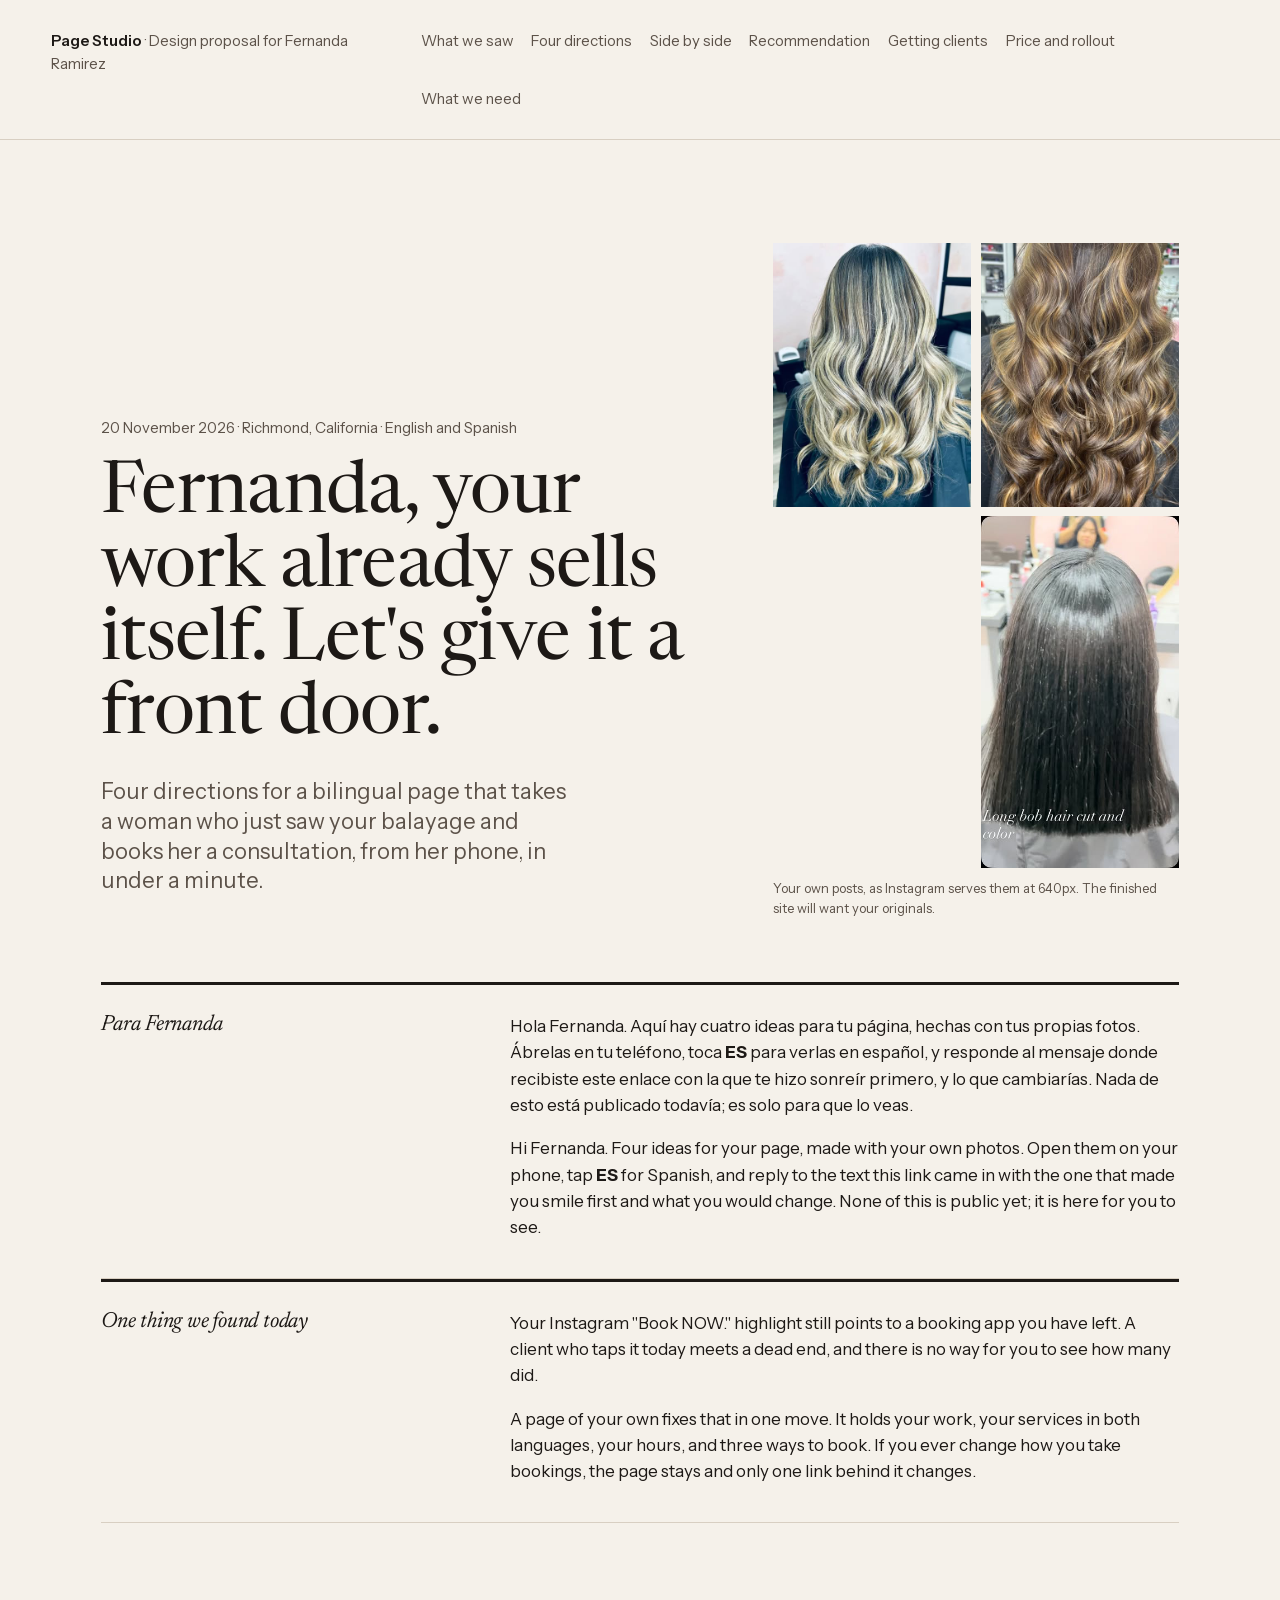
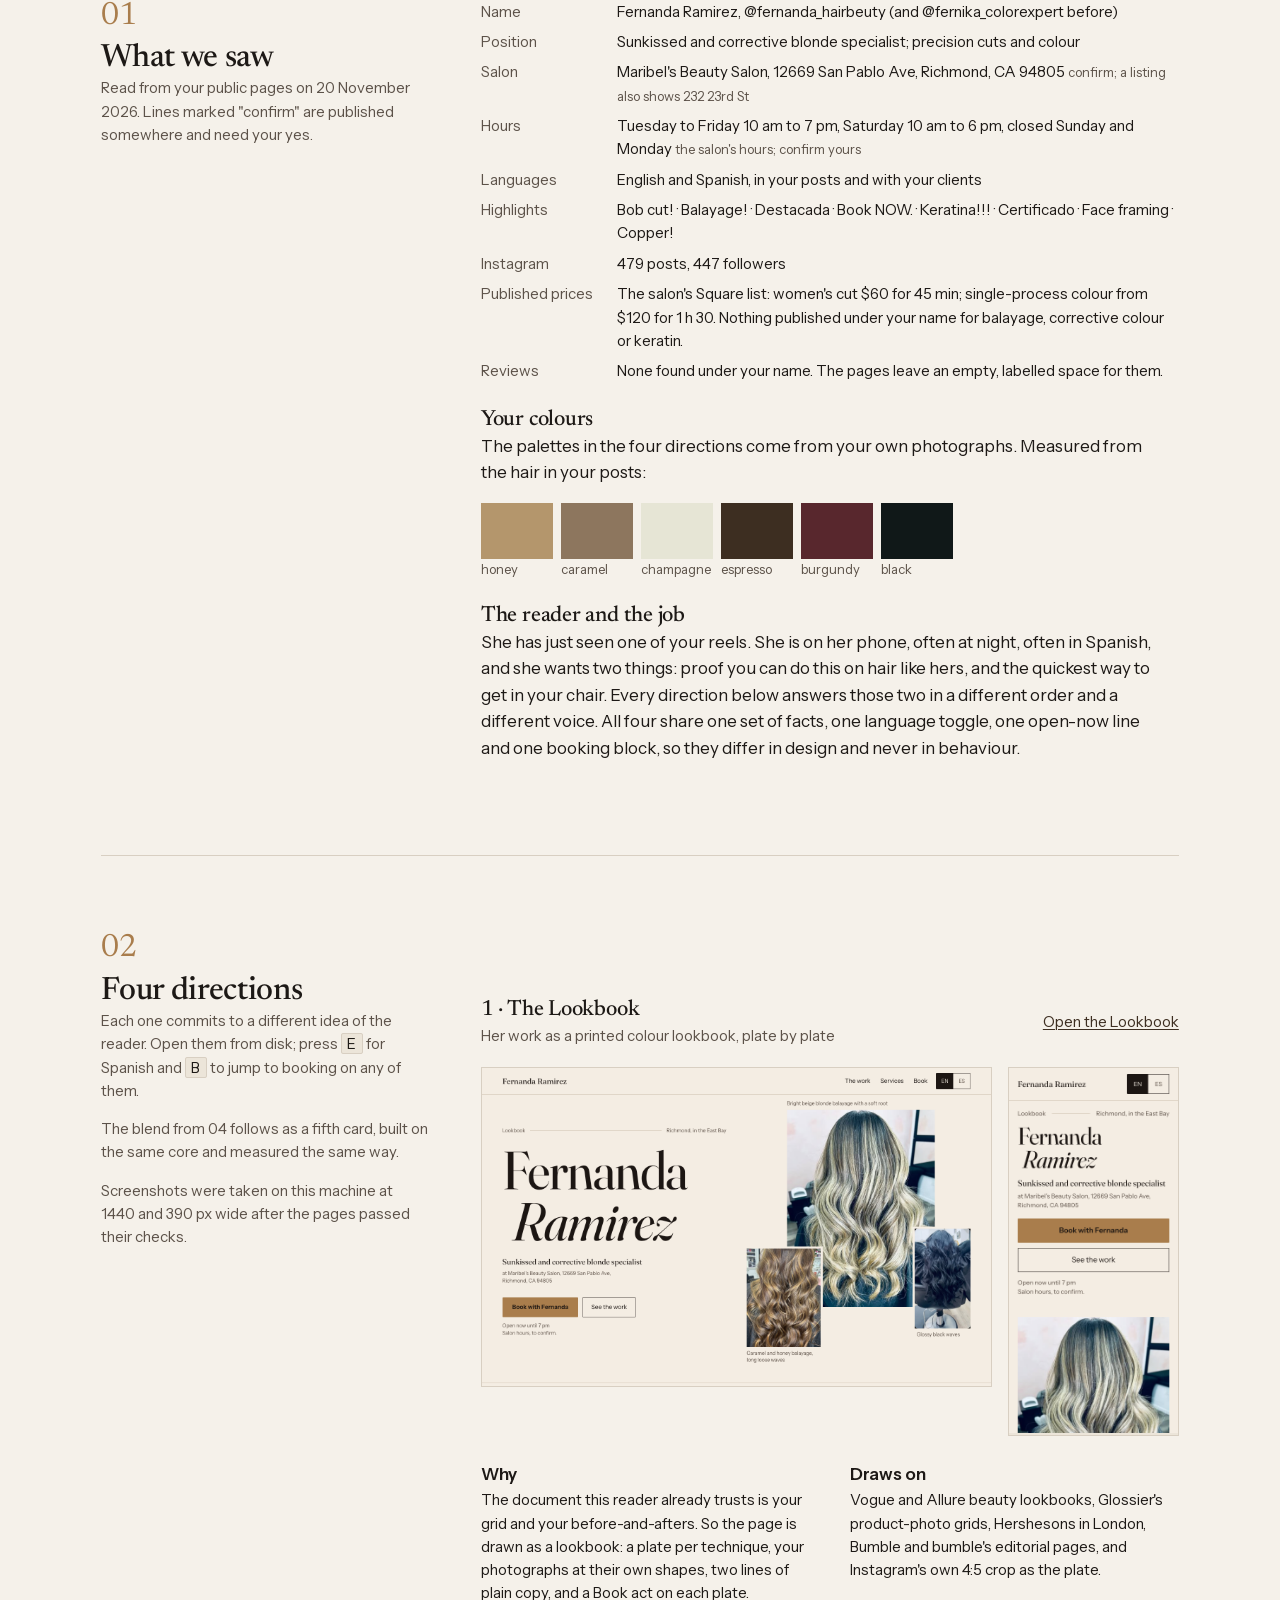
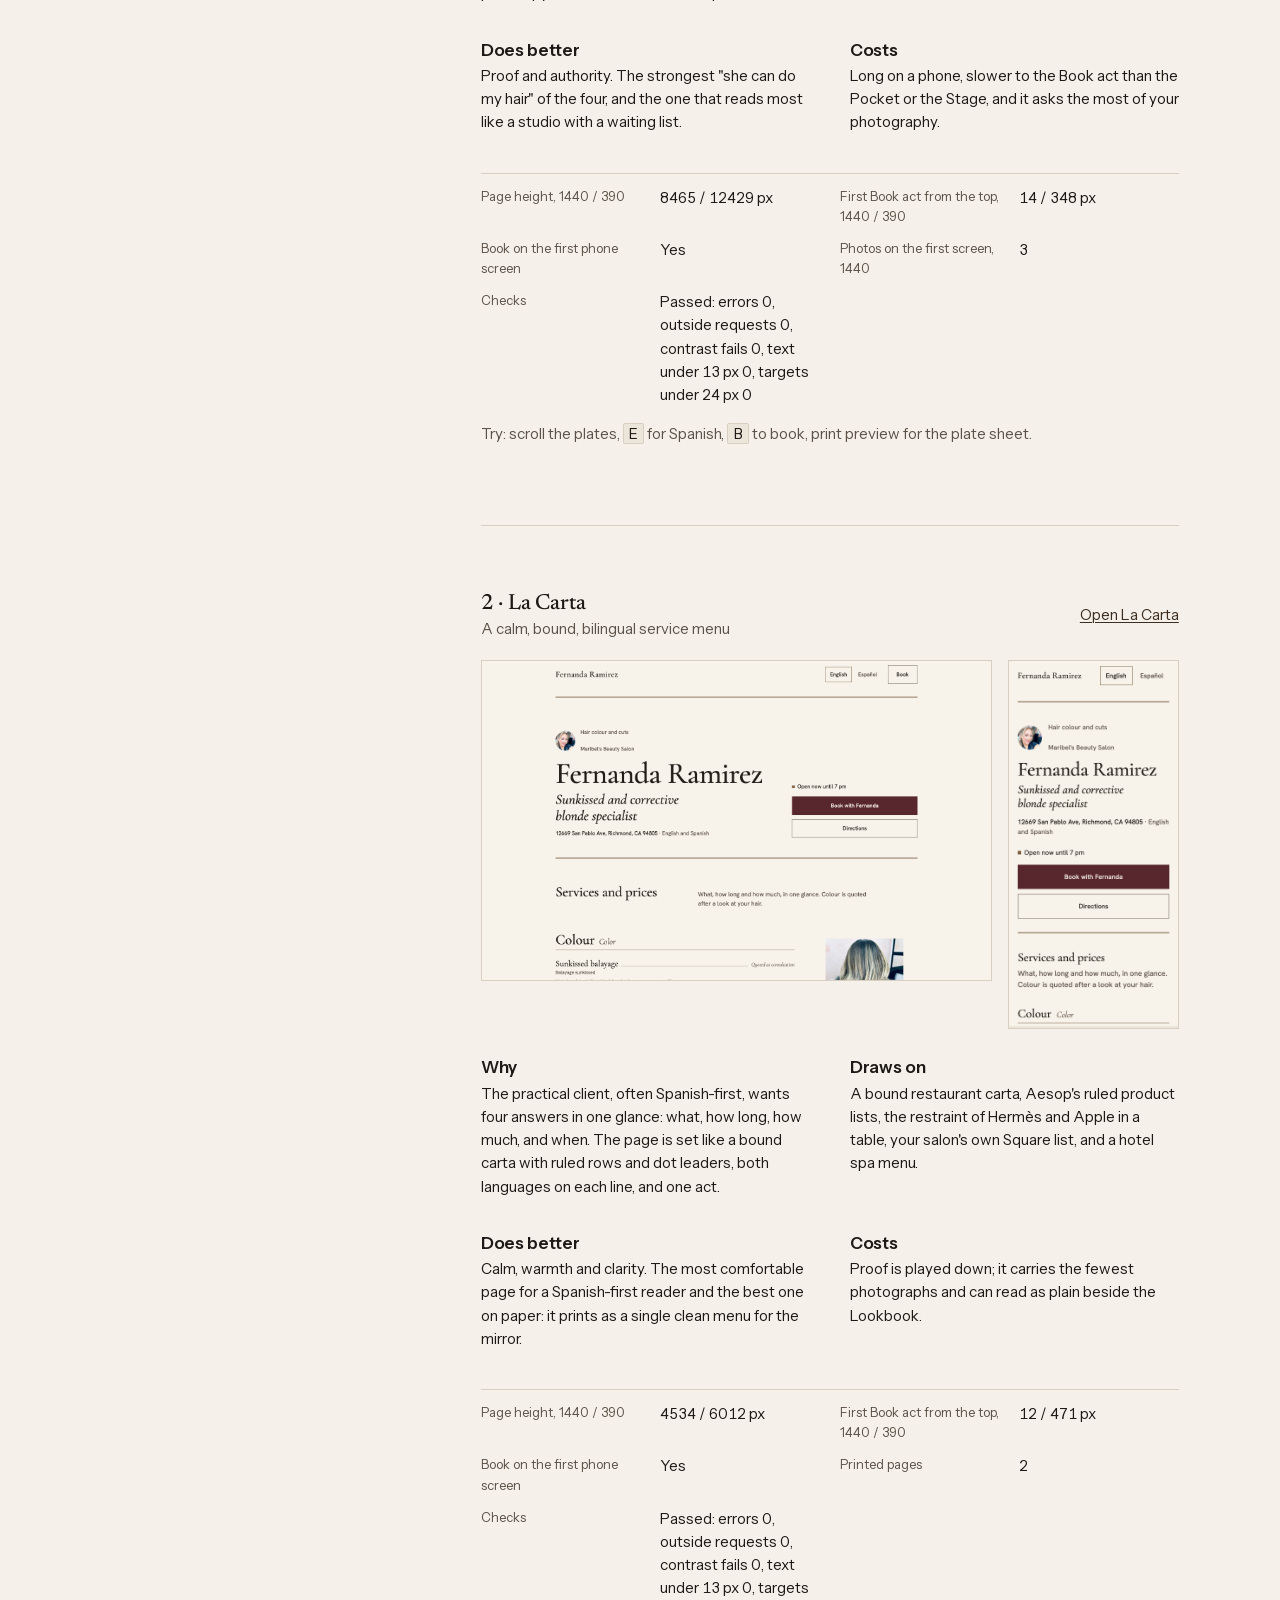
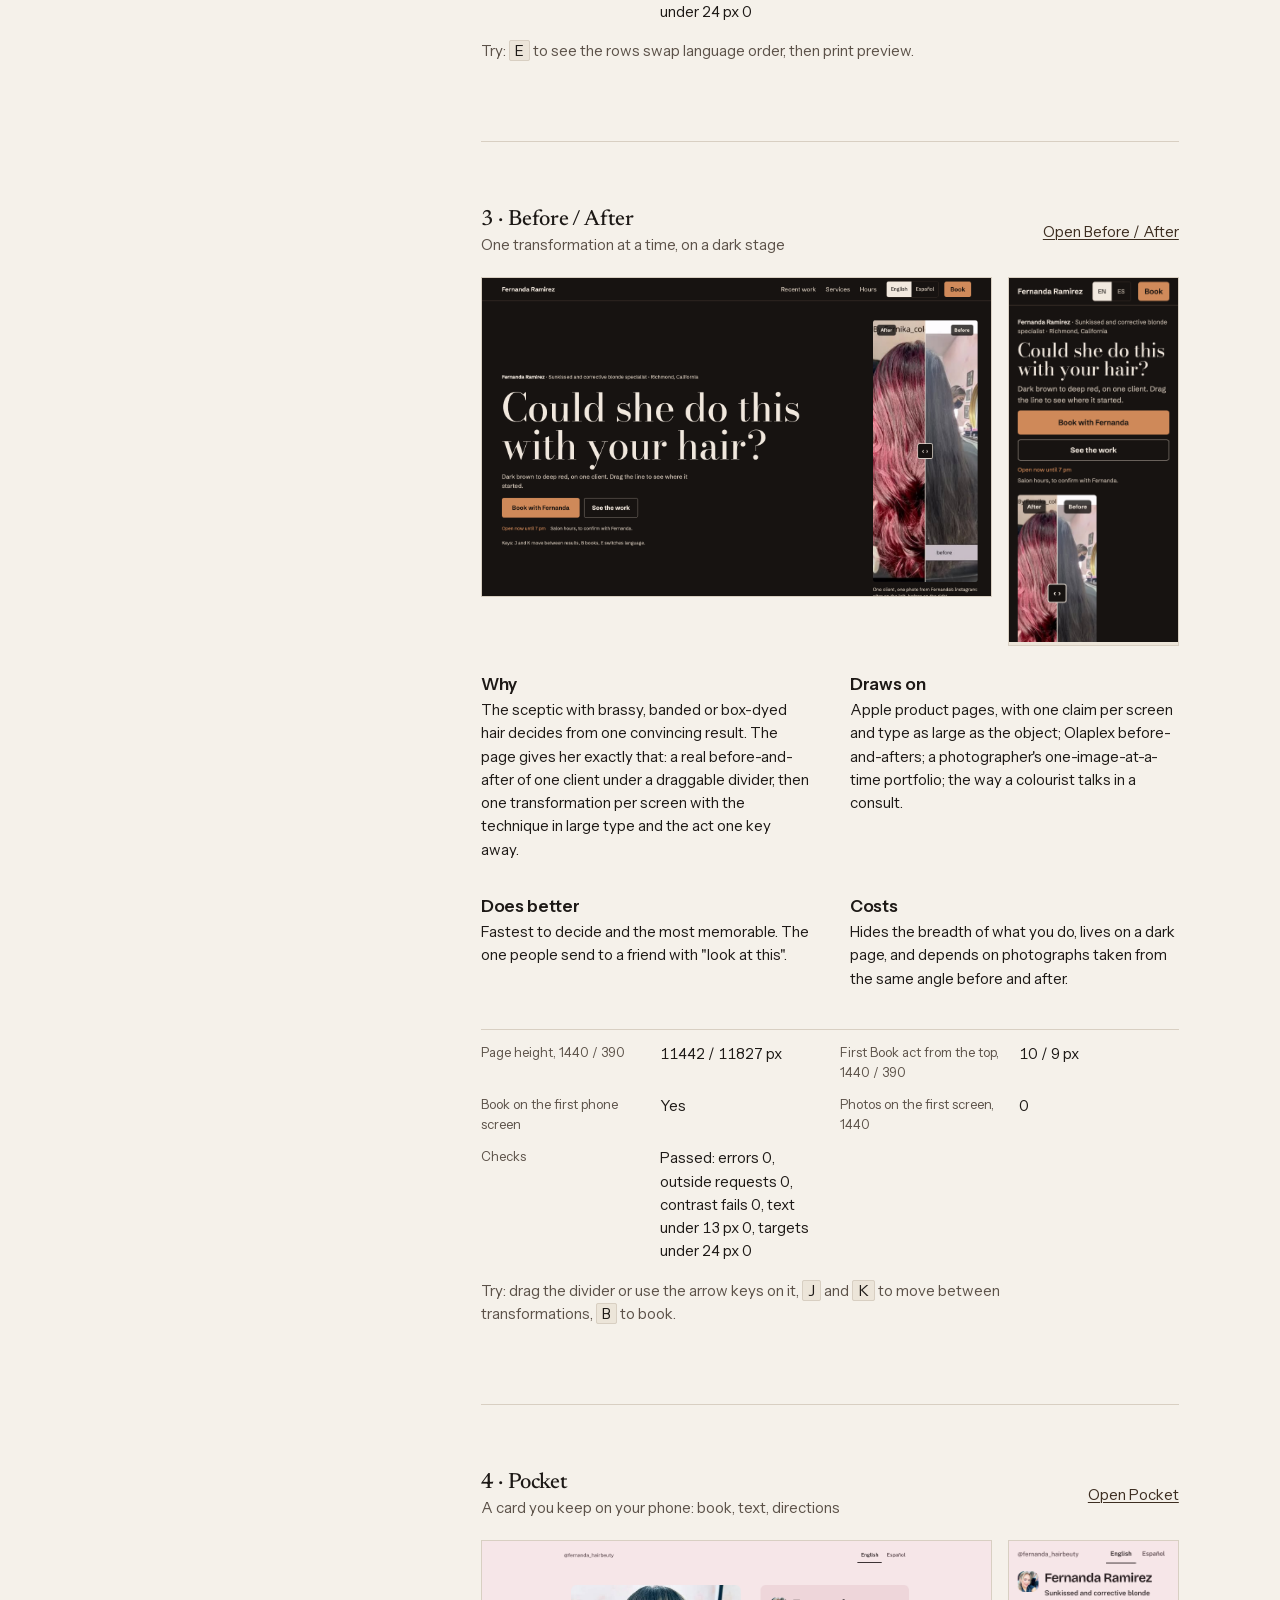
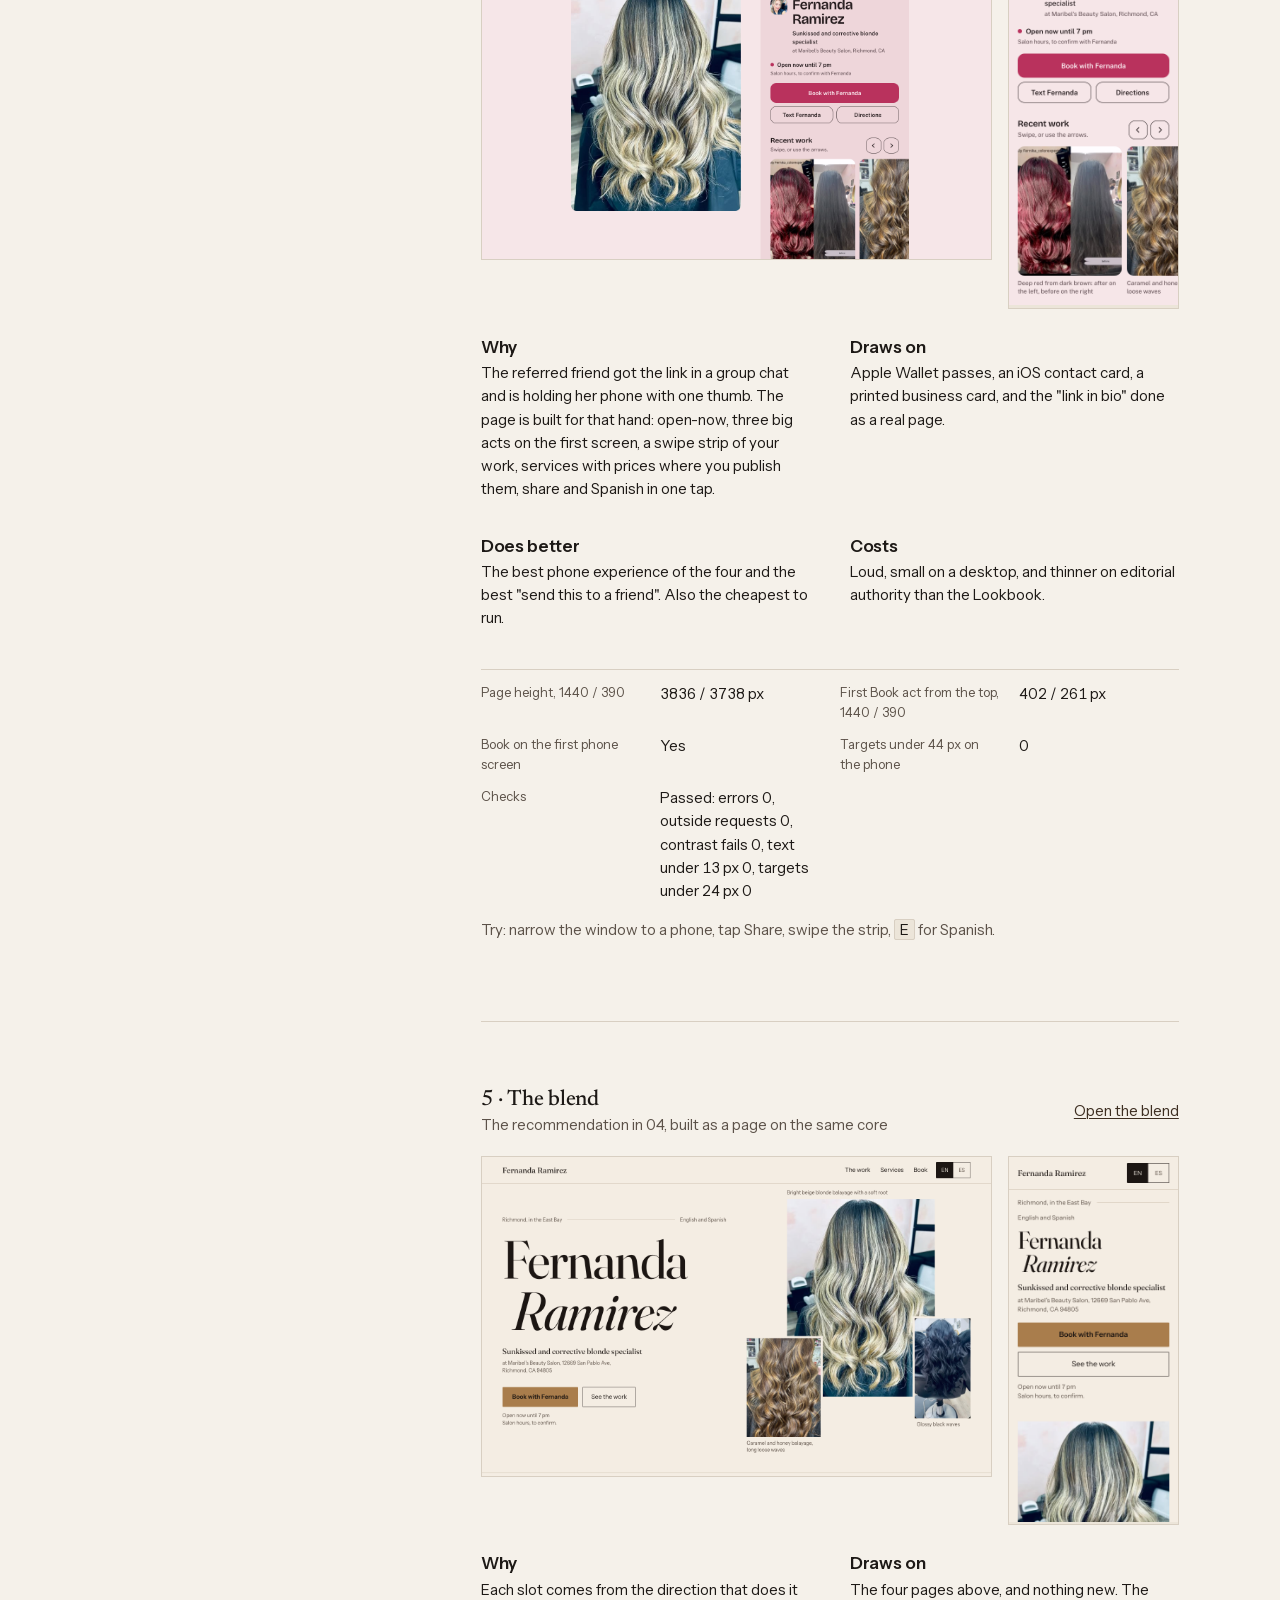
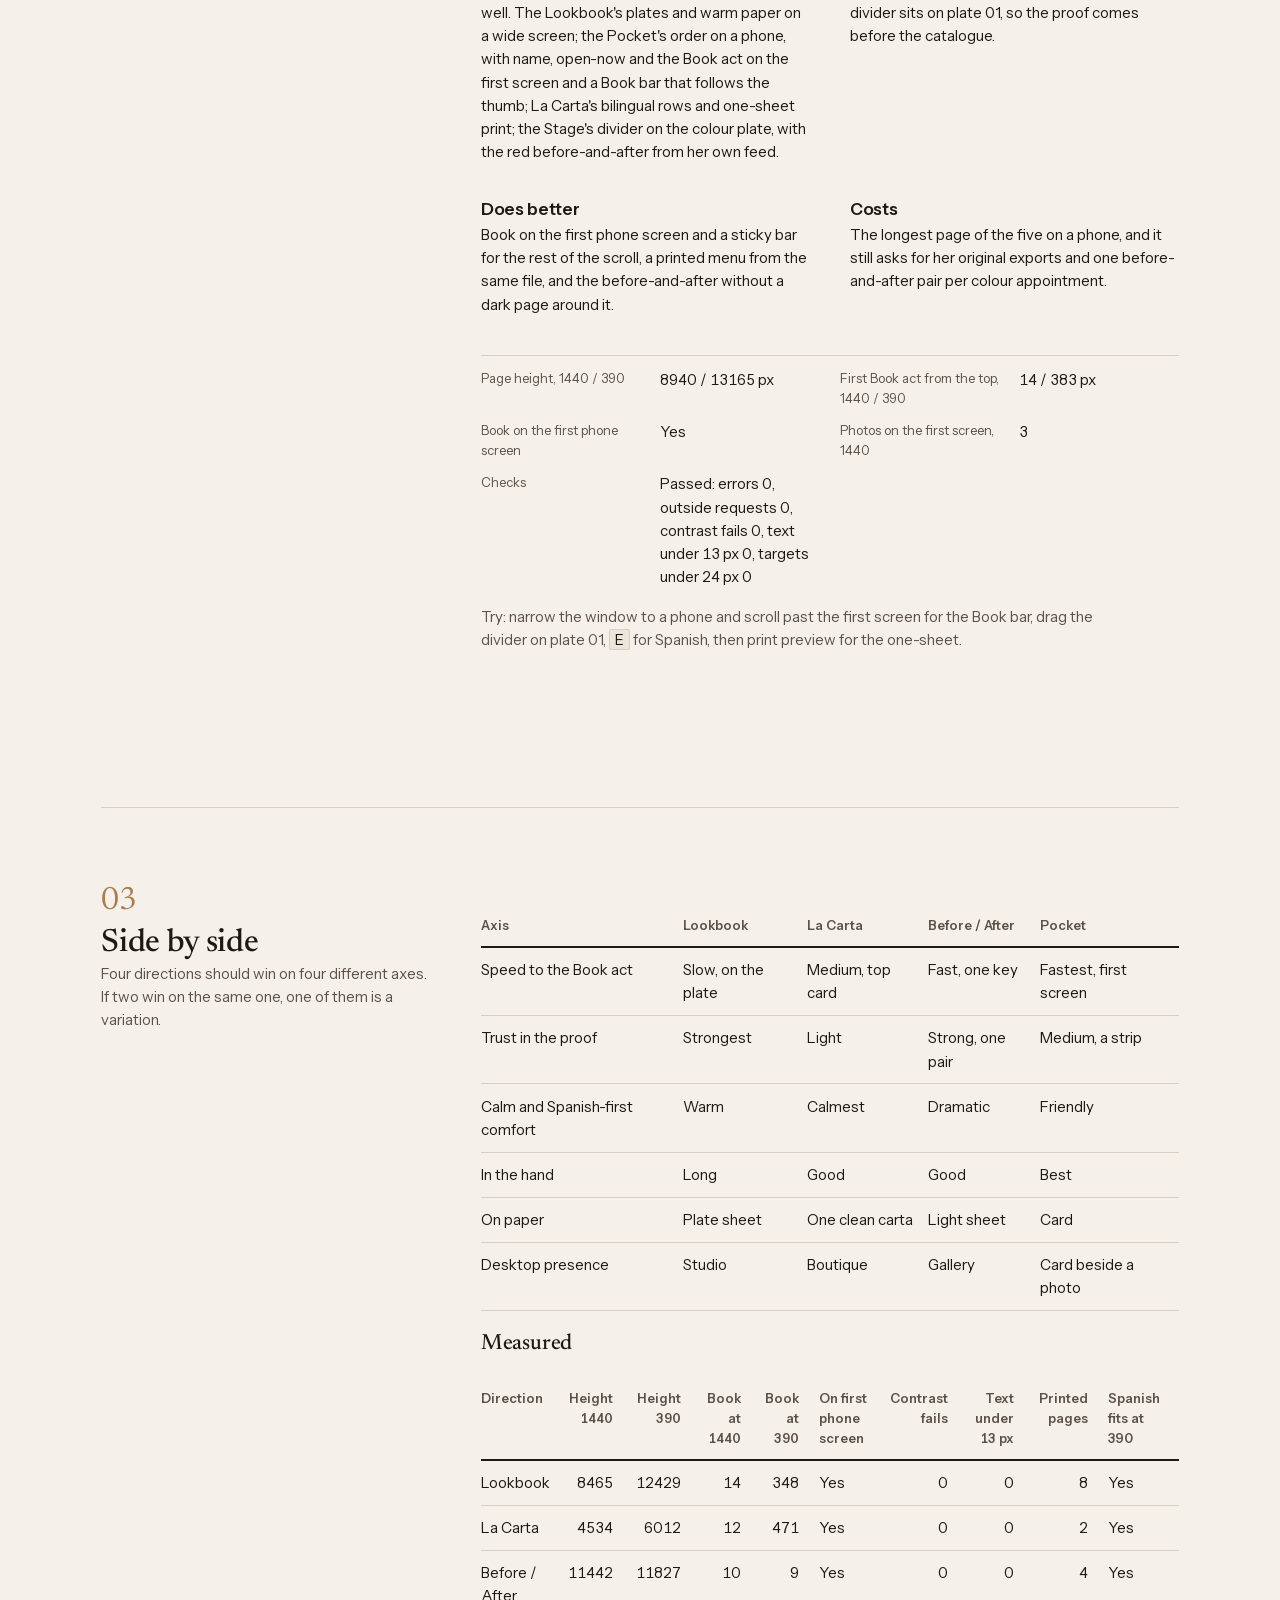
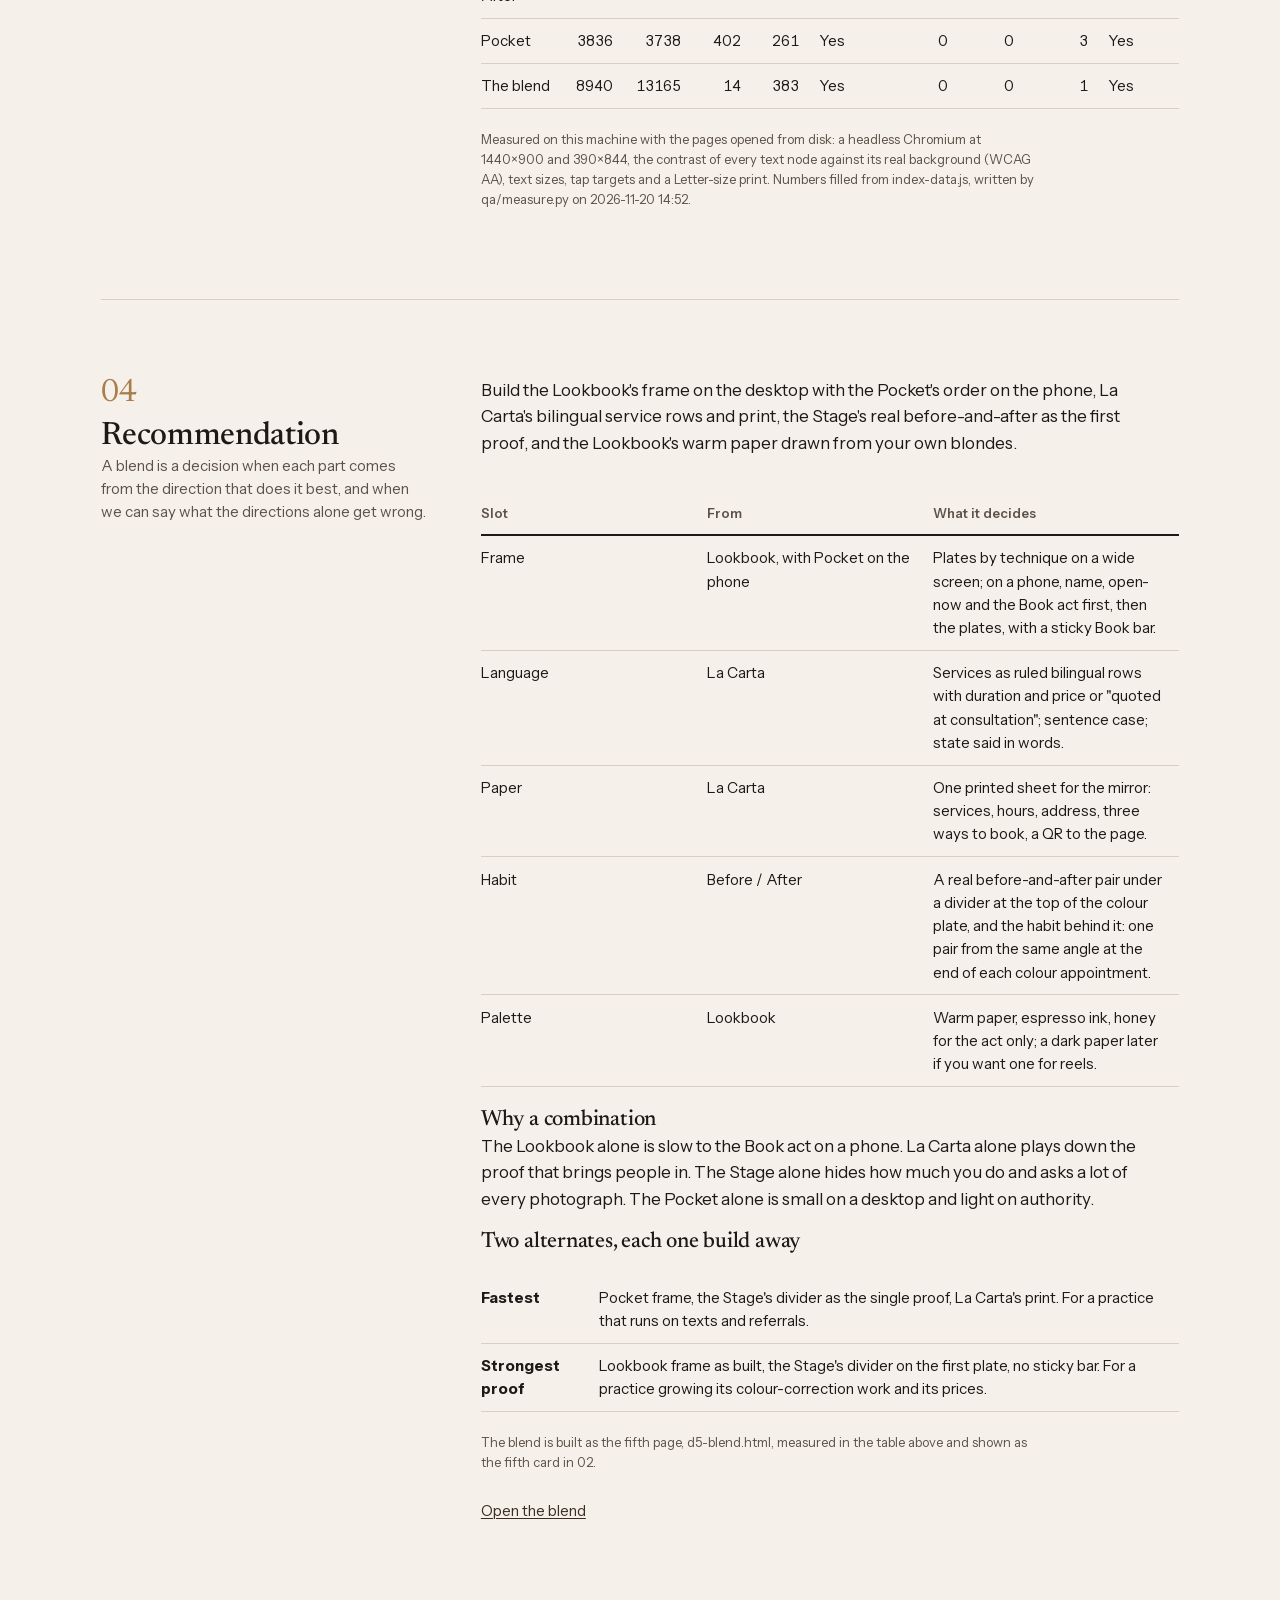
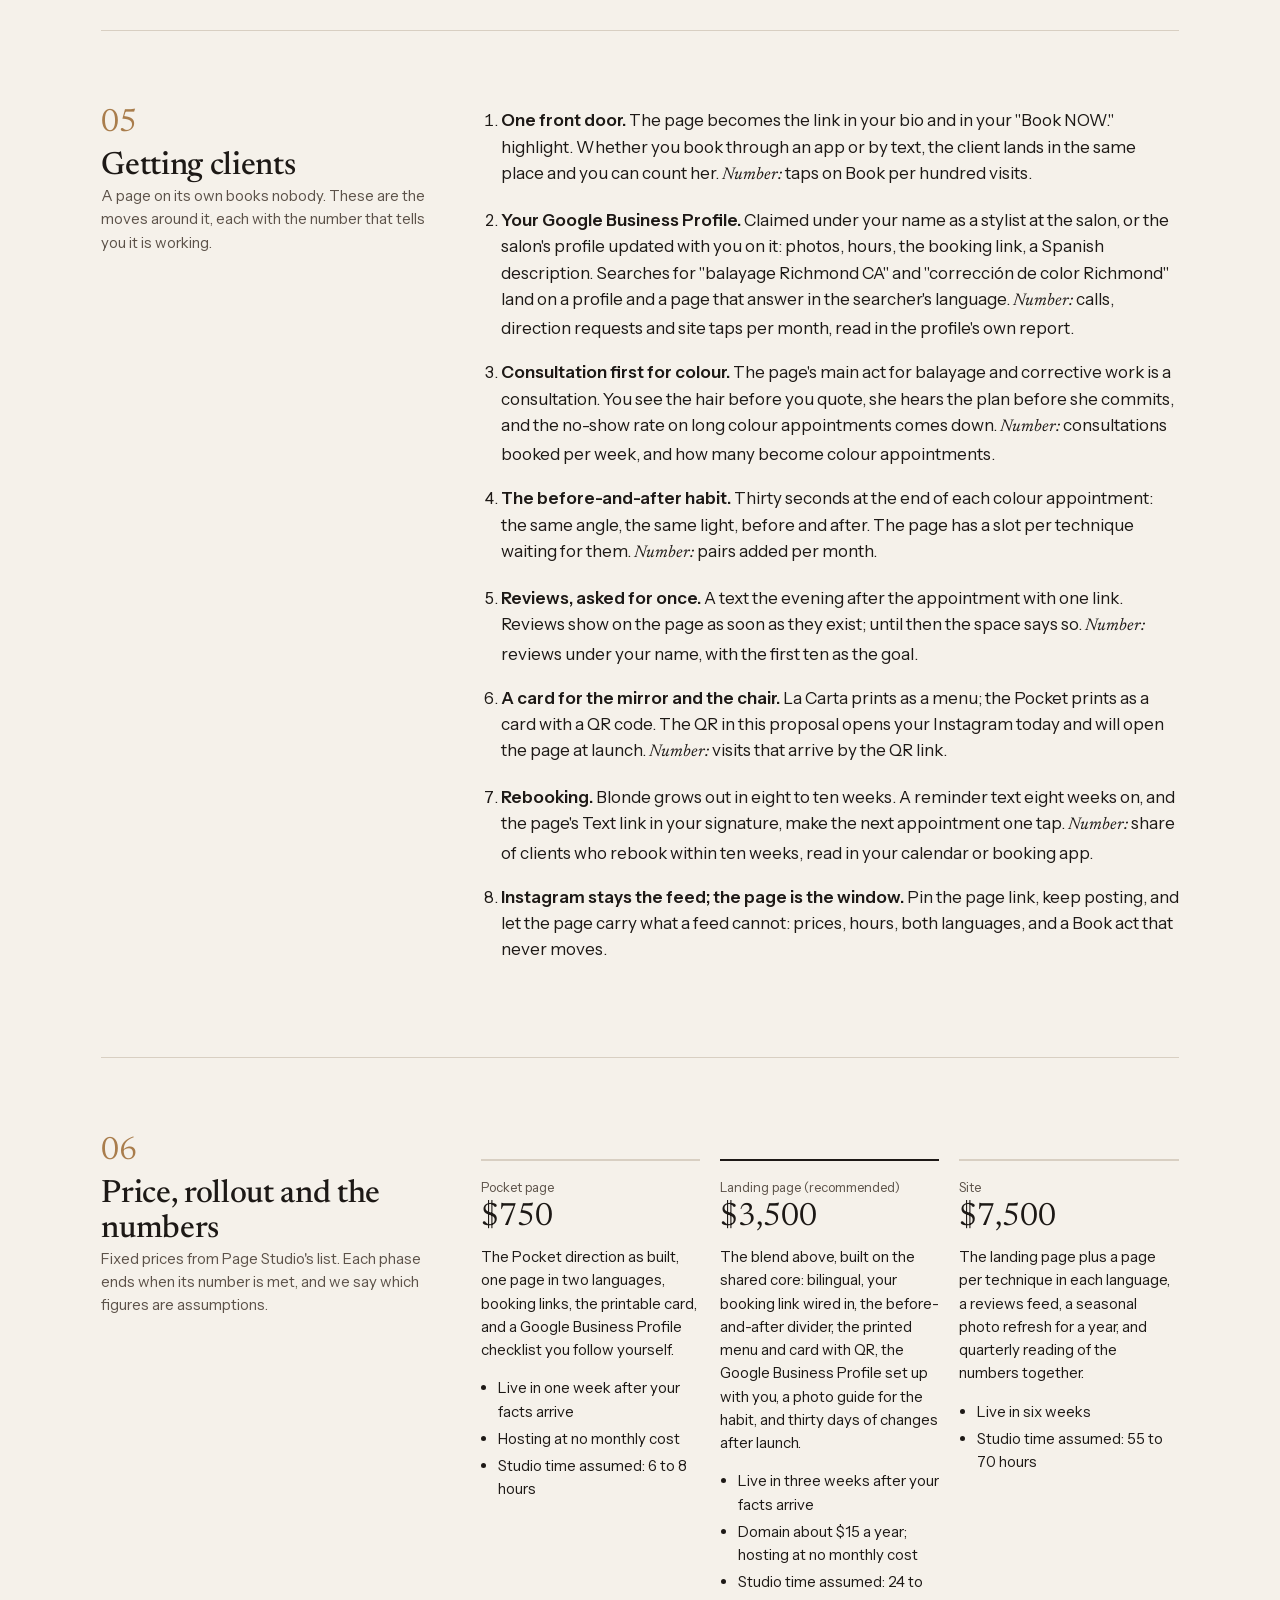
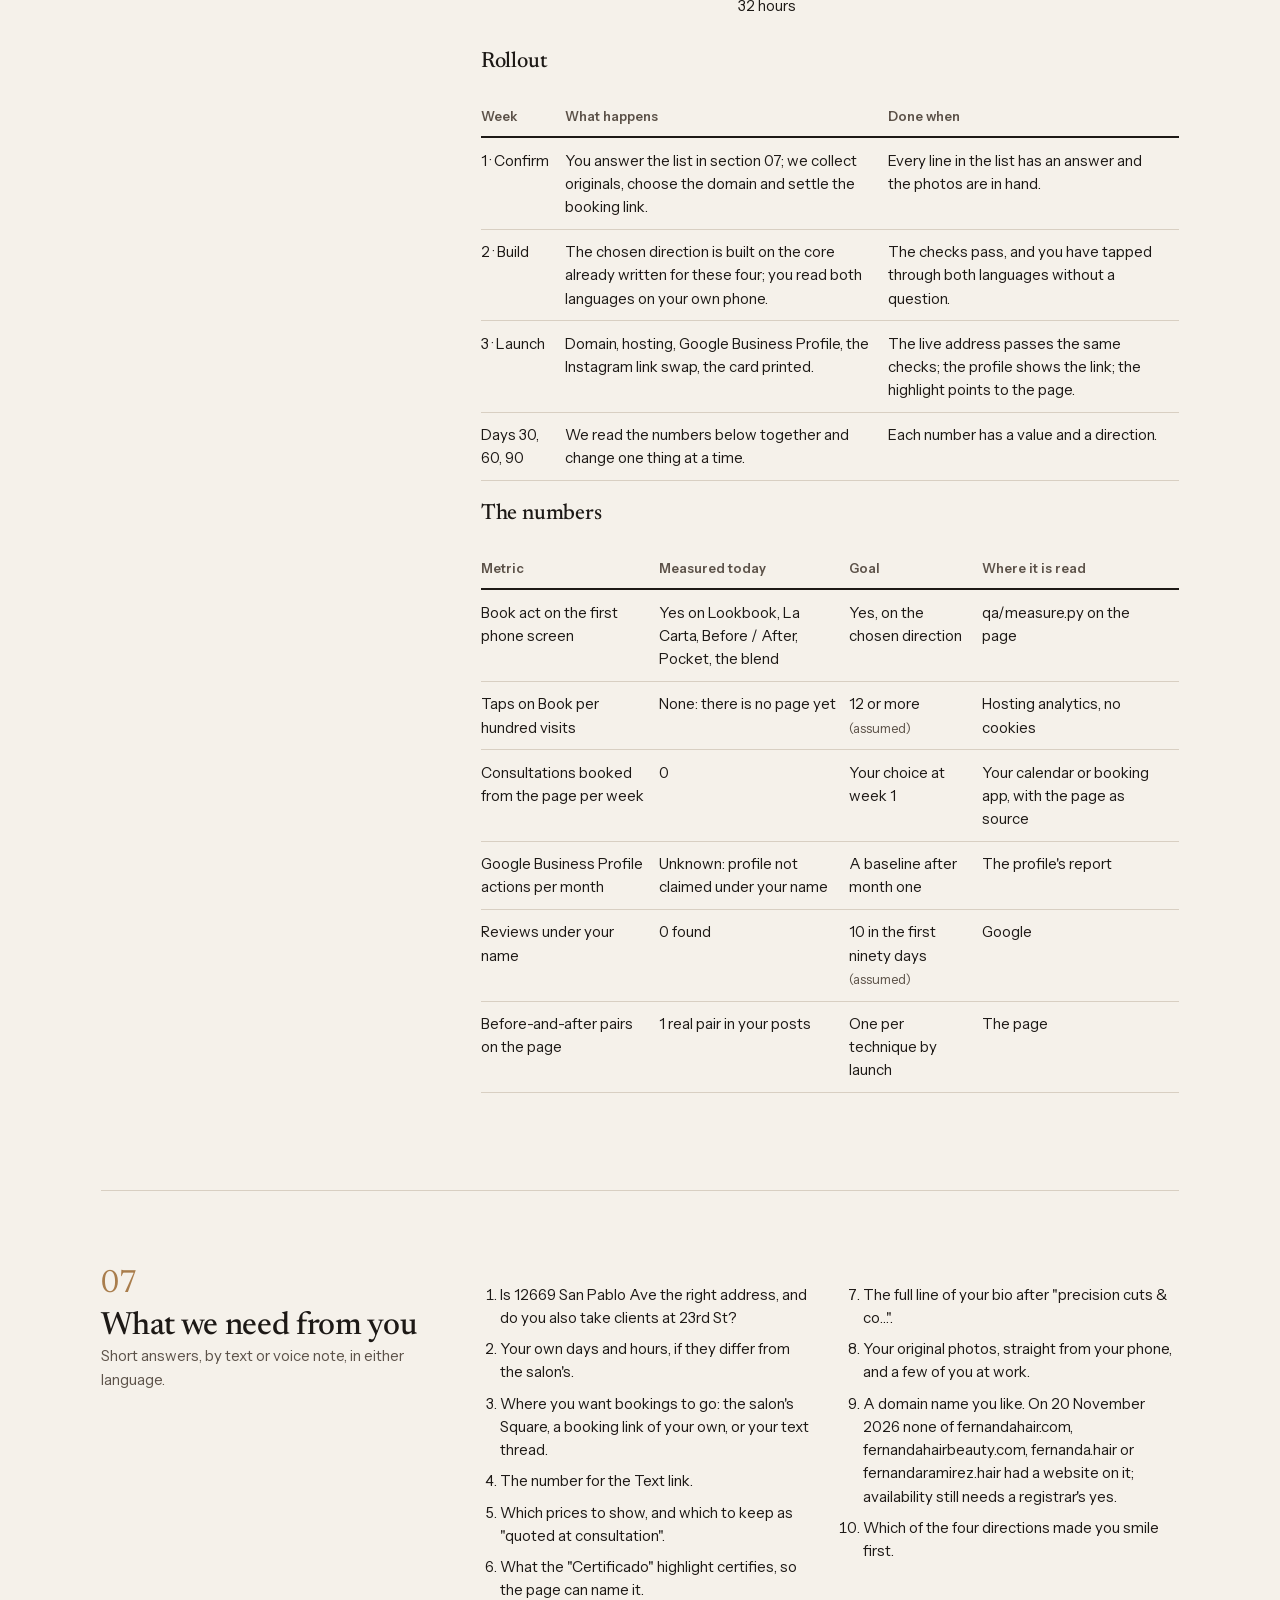
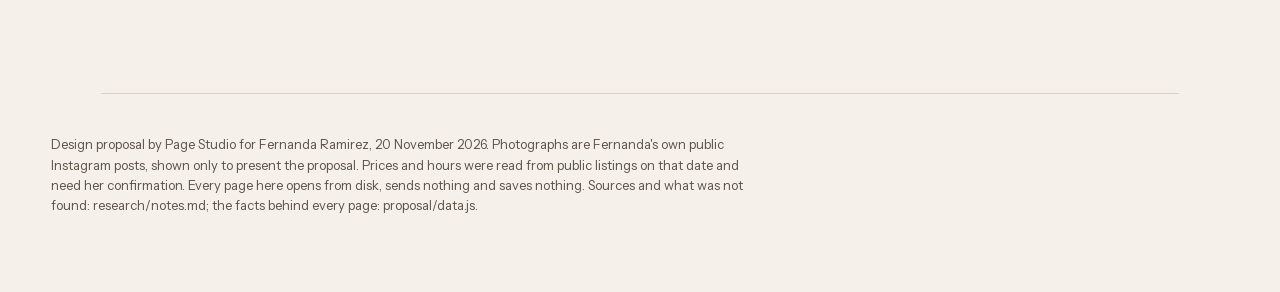
<file: index.html>
<!doctype html>
<html lang="en">
<head>
<meta charset="utf-8">
<meta name="robots" content="noindex, nofollow">
<meta name="viewport" content="width=device-width, initial-scale=1">
<title>Fernanda Ramirez: four directions for a page that books · Page Studio proposal</title>
<meta name="description" content="A design proposal for Fernanda Ramirez, blonde specialist in Richmond, CA: four web-page directions, a recommendation, price, rollout and the numbers that would say it is working.">
<link rel="stylesheet" href="fonts/fonts.css">
<style>
:root{
  --paper:#f5f1ea; --paper-2:#ece5d9; --ink:#1d1916; --ink-2:#5c5249; --rule:#d8cfc2; --espresso:#3d2e21; --honey:#a97d4c;
  --s1:.8125rem; --s2:.9375rem; --s3:1.0625rem; --s4:1.375rem; --s5:2rem; --s6:clamp(2.5rem,1.2rem + 4.2vw,4.5rem);
  --max:1180px; --gutter:clamp(1.25rem,4vw,3.5rem);
}
*{box-sizing:border-box}
html{background:var(--paper);color:var(--ink);font:400 100%/1.55 "Instrument Sans",system-ui,sans-serif;-webkit-text-size-adjust:100%}
body{margin:0;font-size:var(--s3)}
a{color:var(--espresso);text-underline-offset:.16em;text-decoration-thickness:1px}
a:hover{text-decoration-thickness:2px}
:focus-visible{outline:2px solid var(--espresso);outline-offset:3px;border-radius:2px}
.skip{position:absolute;left:-200vw;top:0;background:var(--ink);color:var(--paper);padding:.75rem 1rem;z-index:10}
.skip:focus{left:1rem;top:1rem}
h1,h2,h3{font-family:"Newsreader",Georgia,serif;font-weight:500;letter-spacing:-.01em;margin:0}
h1{font-size:var(--s6);line-height:1.02;font-weight:400;max-width:17ch}
h2{font-size:var(--s5);line-height:1.1;max-width:26ch}
h3{font-size:var(--s4);line-height:1.2}
p{margin:0 0 1em;max-width:62ch}
em{font-family:"Newsreader",Georgia,serif;font-style:italic}
code,kbd{font-family:inherit;font-size:inherit}
.wrap{max-width:var(--max);margin:0 auto;padding:0 var(--gutter)}
header.top{display:flex;justify-content:space-between;align-items:baseline;gap:1rem;padding:1.25rem var(--gutter);border-bottom:1px solid var(--rule);font-size:var(--s2);color:var(--ink-2)}
header.top b{font-weight:600;color:var(--ink)}
header.top nav{display:flex;gap:1.1rem;flex-wrap:wrap}
header.top nav a{color:var(--ink-2);text-decoration:none;padding:.55rem 0}
header.top nav a:hover{color:var(--ink);text-decoration:underline}
.cover{padding:clamp(3rem,8vw,7rem) 0 clamp(2rem,5vw,4rem);display:grid;grid-template-columns:minmax(0,1.2fr) minmax(0,.8fr);gap:clamp(2rem,5vw,5rem);align-items:end}
.cover .lede{font-size:var(--s4);line-height:1.35;color:var(--ink-2);max-width:34ch;margin-top:1.5rem}
.cover .date{font-size:var(--s2);color:var(--ink-2);margin-bottom:1.25rem}
.cover figure{margin:0;display:grid;grid-template-columns:1fr 1fr;gap:.6rem}
.cover figure img{width:100%;height:auto;display:block}
.cover figure img:first-child{grid-row:span 2}
.cover figcaption{grid-column:1/-1;font-size:var(--s1);color:var(--ink-2)}
.finding{border-top:3px solid var(--ink);border-bottom:1px solid var(--rule);padding:1.75rem 0 1.25rem;display:grid;grid-template-columns:minmax(0,.9fr) minmax(0,1.6fr);gap:2rem}
.finding h2{font-size:var(--s4);font-style:italic;font-weight:400}
.finding p{font-size:var(--s3)}
section{padding:clamp(2.5rem,6vw,5rem) 0;border-bottom:1px solid var(--rule)}
.num{font-family:"Newsreader",Georgia,serif;font-size:var(--s5);color:var(--honey);font-weight:400;line-height:1;display:block;margin-bottom:.6rem}
.grid{display:grid;grid-template-columns:minmax(0,.8fr) minmax(0,1.7fr);gap:clamp(1.5rem,4vw,4rem)}
.grid > *{min-width:0}
.scroll{overflow-x:auto;max-width:100%}
.scroll table{min-width:640px}
.measured dl{min-width:0}
.grid > aside{position:sticky;top:1.5rem;align-self:start}
.grid > aside p{color:var(--ink-2);font-size:var(--s2)}
dl.facts{display:grid;grid-template-columns:max-content 1fr;gap:.45rem 1.5rem;margin:0 0 1.5rem;font-size:var(--s2)}
dl.facts dt{color:var(--ink-2)}
dl.facts dd{margin:0}
.flag{color:var(--ink-2);font-size:var(--s1)}
.tones{display:flex;gap:.5rem;flex-wrap:wrap;margin:.5rem 0 1.5rem}
.tones span{display:grid;grid-template-rows:56px auto;width:72px;font-size:var(--s1);color:var(--ink-2)}
.tones span::before{content:"";display:block;background:var(--sw)}
.direction{padding:clamp(2rem,5vw,4rem) 0;border-top:1px solid var(--rule)}
.direction:first-of-type{border-top:0}
.direction header{display:grid;grid-template-columns:minmax(0,1fr) auto;gap:1rem;align-items:end;margin-bottom:1.25rem}
.direction header .kind{font-size:var(--s2);color:var(--ink-2)}
.direction header .open{font-size:var(--s2);white-space:nowrap;padding:.85rem 0;display:inline-block}
#blendopen a{font-size:var(--s2);padding:.85rem 0;display:inline-block}
.shots{display:grid;grid-template-columns:minmax(0,3fr) minmax(0,1fr);gap:1rem;margin:1.25rem 0 1.75rem;align-items:start}
.shots a{display:block;border:1px solid var(--rule);background:var(--paper-2);overflow:hidden}
.shots img{display:block;width:100%;height:auto}
.shots .phone{aspect-ratio:390/844;overflow:hidden}
.shots .phone img{width:100%;height:auto}
.four{display:grid;grid-template-columns:repeat(2,minmax(0,1fr));gap:1.25rem 2.5rem;font-size:var(--s2)}
.four h3{font-size:var(--s3);font-family:"Instrument Sans",system-ui,sans-serif;font-weight:600;margin-bottom:.25rem}
.four p{max-width:none}
.measured{margin-top:1.5rem;font-size:var(--s2);border-top:1px solid var(--rule)}
.measured dl{display:grid;grid-template-columns:repeat(auto-fit,minmax(150px,1fr));gap:.75rem 1.25rem;margin:.75rem 0 0}
.measured dt{color:var(--ink-2);font-size:var(--s1)}
.measured dd{margin:0;font-variant-numeric:tabular-nums}
.try{font-size:var(--s2);color:var(--ink-2);margin-top:1rem}
.try kbd,aside kbd{border:1px solid var(--rule);padding:0 .35em;border-radius:2px;background:var(--paper-2);color:var(--ink)}
table{border-collapse:collapse;width:100%;font-size:var(--s2);margin:1.25rem 0}
th,td{text-align:left;vertical-align:top;padding:.65rem .75rem .65rem 0;border-bottom:1px solid var(--rule)}
th{font-weight:600;color:var(--ink-2);font-size:var(--s1)}
thead th{border-bottom:2px solid var(--ink)}
td.n,th.n{text-align:right;font-variant-numeric:tabular-nums;padding-right:1.25rem}
.slots th{width:12%}
.moves ol{padding-left:1.25rem;margin:0}
.moves li{margin-bottom:1.1rem;max-width:66ch}
.moves li b{font-weight:600}
.price{display:grid;grid-template-columns:repeat(3,minmax(0,1fr));gap:1.25rem;margin:1.5rem 0}
.price > div{border-top:2px solid var(--rule);padding-top:1rem;font-size:var(--s2)}
.price > div.rec{border-top-color:var(--ink)}
.price .amt{font-family:"Newsreader",Georgia,serif;font-size:var(--s5);line-height:1;margin:.25rem 0 .75rem}
.price ul{padding-left:1.1rem;margin:.5rem 0}
.price li{margin:.25rem 0}
.checklist{columns:2;column-gap:3rem;font-size:var(--s2);padding-left:1.2rem}
.checklist li{break-inside:avoid;margin-bottom:.5rem}
footer{padding:2.5rem var(--gutter) 4rem;font-size:var(--s1);color:var(--ink-2)}
footer p{max-width:80ch}
.reveal{opacity:1;transform:none}
html.js:not(.ready) .reveal{opacity:0;transform:translateY(10px)}
html.js.ready .reveal{transition:opacity .7s cubic-bezier(.16,1,.3,1),transform .7s cubic-bezier(.16,1,.3,1)}
html.js.ready .reveal:nth-child(2){transition-delay:.08s}
@media (prefers-reduced-motion:reduce){.reveal{transition:none!important;transform:none!important;opacity:1!important}}
@media (max-width:900px){
  .cover,.finding,.grid{grid-template-columns:1fr}
  .grid > aside{position:static}
  .four{grid-template-columns:1fr}
  .shots{grid-template-columns:1fr}
  .shots .phone{max-width:260px}
  .price{grid-template-columns:1fr}
  .checklist{columns:1}
  header.top nav{display:none}
}
@media print{
  html{background:#fff;color:#000;font-size:100%}
  header.top nav,.skip,.open,.try{display:none}
  section,.direction{break-inside:auto;padding:1rem 0}
  .direction{break-before:page}
  .shots{grid-template-columns:1fr 1fr}
  a{color:#000;text-decoration:none}
  .num{color:#000}
  .grid > aside{position:static}
  .measured dd,.measured dt,table{font-size:var(--s1)}
}
</style>
</head>
<body>
<a class="skip" href="#main">Skip to the proposal</a>
<header class="top">
  <div><b>Page Studio</b> · Design proposal for Fernanda Ramirez</div>
  <nav aria-label="Sections">
    <a href="#saw">What we saw</a><a href="#directions">Four directions</a><a href="#side">Side by side</a><a href="#rec">Recommendation</a><a href="#clients">Getting clients</a><a href="#price">Price and rollout</a><a href="#confirm">What we need</a>
  </nav>
</header>

<main id="main" class="wrap">
  <div class="cover">
    <div>
      <p class="date reveal">20 November 2026 · Richmond, California · English and Spanish</p>
      <h1 class="reveal">Fernanda, your work already sells itself. Let's give it a front door.</h1>
      <p class="lede reveal">Four directions for a bilingual page that takes a woman who just saw your balayage and books her a consultation, from her phone, in under a minute.</p>
    </div>
    <figure class="reveal">
      <img src="img/work-04.jpg" width="480" height="640" alt="Bright beige blonde balayage with a soft root, by Fernanda">
      <img src="img/work-02.jpg" width="480" height="640" alt="Caramel and honey balayage, long loose waves, by Fernanda">
      <img src="img/work-12.jpg" width="360" height="640" alt="Long bob, cut and colour, by Fernanda">
      <figcaption>Your own posts, as Instagram serves them at 640px. The finished site will want your originals.</figcaption>
    </figure>
  </div>

  <div class="finding" id="para-fernanda">
    <h2>Para Fernanda</h2>
    <div>
      <p>Hola Fernanda. Aquí hay cuatro ideas para tu página, hechas con tus propias fotos. Ábrelas en tu teléfono, toca <b>ES</b> para verlas en español, y responde al mensaje donde recibiste este enlace con la que te hizo sonreír primero, y lo que cambiarías. Nada de esto está publicado todavía; es solo para que lo veas.</p>
      <p>Hi Fernanda. Four ideas for your page, made with your own photos. Open them on your phone, tap <b>ES</b> for Spanish, and reply to the text this link came in with the one that made you smile first and what you would change. None of this is public yet; it is here for you to see.</p>
    </div>
  </div>

  <div class="finding">
    <h2>One thing we found today</h2>
    <div>
      <p>Your Instagram "Book NOW." highlight still points to a booking app you have left. A client who taps it today meets a dead end, and there is no way for you to see how many did.</p>
      <p>A page of your own fixes that in one move. It holds your work, your services in both languages, your hours, and three ways to book. If you ever change how you take bookings, the page stays and only one link behind it changes.</p>
    </div>
  </div>

  <section id="saw">
    <div class="grid">
      <aside>
        <span class="num">01</span>
        <h2>What we saw</h2>
        <p>Read from your public pages on 20 November 2026. Lines marked "confirm" are published somewhere and need your yes.</p>
      </aside>
      <div>
        <dl class="facts">
          <dt>Name</dt><dd>Fernanda Ramirez, @fernanda_hairbeuty (and @fernika_colorexpert before)</dd>
          <dt>Position</dt><dd>Sunkissed and corrective blonde specialist; precision cuts and colour</dd>
          <dt>Salon</dt><dd>Maribel's Beauty Salon, 12669 San Pablo Ave, Richmond, CA 94805 <span class="flag">confirm; a listing also shows 232 23rd St</span></dd>
          <dt>Hours</dt><dd>Tuesday to Friday 10 am to 7 pm, Saturday 10 am to 6 pm, closed Sunday and Monday <span class="flag">the salon's hours; confirm yours</span></dd>
          <dt>Languages</dt><dd>English and Spanish, in your posts and with your clients</dd>
          <dt>Highlights</dt><dd>Bob cut! · Balayage! · Destacada · Book NOW. · Keratina!!! · Certificado · Face framing · Copper!</dd>
          <dt>Instagram</dt><dd>479 posts, 447 followers</dd>
          <dt>Published prices</dt><dd>The salon's Square list: women's cut $60 for 45 min; single-process colour from $120 for 1 h 30. Nothing published under your name for balayage, corrective colour or keratin.</dd>
          <dt>Reviews</dt><dd>None found under your name. The pages leave an empty, labelled space for them.</dd>
        </dl>
        <h3>Your colours</h3>
        <p>The palettes in the four directions come from your own photographs. Measured from the hair in your posts:</p>
        <div class="tones" aria-label="Tones measured from the photographs">
          <span style="--sw:#b4966c">honey</span><span style="--sw:#8d765e">caramel</span><span style="--sw:#e6e5d5">champagne</span><span style="--sw:#3d2e21">espresso</span><span style="--sw:#58272d">burgundy</span><span style="--sw:#101818">black</span>
        </div>
        <h3>The reader and the job</h3>
        <p>She has just seen one of your reels. She is on her phone, often at night, often in Spanish, and she wants two things: proof you can do this on hair like hers, and the quickest way to get in your chair. Every direction below answers those two in a different order and a different voice. All four share one set of facts, one language toggle, one open-now line and one booking block, so they differ in design and never in behaviour.</p>
      </div>
    </div>
  </section>

  <section id="directions">
    <div class="grid">
      <aside>
        <span class="num">02</span>
        <h2>Four directions</h2>
        <p>Each one commits to a different idea of the reader. Open them from disk; press <kbd>E</kbd> for Spanish and <kbd>B</kbd> to jump to booking on any of them.</p>
        <p>The blend from 04 follows as a fifth card, built on the same core and measured the same way.</p>
        <p>Screenshots were taken on this machine at 1440 and 390 px wide after the pages passed their checks.</p>
      </aside>
      <div>

        <article class="direction" id="d1">
          <header>
            <div><h3>1 · The Lookbook</h3><div class="kind">Her work as a printed colour lookbook, plate by plate</div></div>
            <a class="open" href="d1-lookbook.html">Open the Lookbook</a>
          </header>
          <div class="shots">
            <a href="d1-lookbook.html"><img src="shots/d1-1440-fold.png" alt="The Lookbook at 1440 px wide, first screen" width="1440" height="900"></a>
            <a class="phone" href="d1-lookbook.html"><img src="shots/d1-390-fold.png" alt="The Lookbook on a phone, first screen" width="780" height="1688"></a>
          </div>
          <div class="four">
            <div><h3>Why</h3><p>The document this reader already trusts is your grid and your before-and-afters. So the page is drawn as a lookbook: a plate per technique, your photographs at their own shapes, two lines of plain copy, and a Book act on each plate.</p></div>
            <div><h3>Draws on</h3><p>Vogue and Allure beauty lookbooks, Glossier's product-photo grids, Hershesons in London, Bumble and bumble's editorial pages, and Instagram's own 4:5 crop as the plate.</p></div>
            <div><h3>Does better</h3><p>Proof and authority. The strongest "she can do my hair" of the four, and the one that reads most like a studio with a waiting list.</p></div>
            <div><h3>Costs</h3><p>Long on a phone, slower to the Book act than the Pocket or the Stage, and it asks the most of your photography.</p></div>
          </div>
          <div class="measured"><dl>
            <dt>Page height, 1440 / 390</dt><dd><span data-m="d1.h1440">not measured yet</span> / <span data-m="d1.h390"></span> px</dd>
            <dt>First Book act from the top, 1440 / 390</dt><dd><span data-m="d1.book1440"></span> / <span data-m="d1.book390"></span> px</dd>
            <dt>Book on the first phone screen</dt><dd data-m="d1.bookInFold390"></dd>
            <dt>Photos on the first screen, 1440</dt><dd data-m="d1.photosInFold1440"></dd>
            <dt>Checks</dt><dd data-m="d1.gate"></dd>
          </dl></div>
          <p class="try">Try: scroll the plates, <kbd>E</kbd> for Spanish, <kbd>B</kbd> to book, print preview for the plate sheet.</p>
        </article>

        <article class="direction" id="d2">
          <header>
            <div><h3>2 · La Carta</h3><div class="kind">A calm, bound, bilingual service menu</div></div>
            <a class="open" href="d2-carta.html">Open La Carta</a>
          </header>
          <div class="shots">
            <a href="d2-carta.html"><img src="shots/d2-1440-fold.png" alt="La Carta at 1440 px wide, first screen" width="1440" height="900"></a>
            <a class="phone" href="d2-carta.html"><img src="shots/d2-390-fold.png" alt="La Carta on a phone, first screen" width="780" height="1688"></a>
          </div>
          <div class="four">
            <div><h3>Why</h3><p>The practical client, often Spanish-first, wants four answers in one glance: what, how long, how much, and when. The page is set like a bound carta with ruled rows and dot leaders, both languages on each line, and one act.</p></div>
            <div><h3>Draws on</h3><p>A bound restaurant carta, Aesop's ruled product lists, the restraint of Hermès and Apple in a table, your salon's own Square list, and a hotel spa menu.</p></div>
            <div><h3>Does better</h3><p>Calm, warmth and clarity. The most comfortable page for a Spanish-first reader and the best one on paper: it prints as a single clean menu for the mirror.</p></div>
            <div><h3>Costs</h3><p>Proof is played down; it carries the fewest photographs and can read as plain beside the Lookbook.</p></div>
          </div>
          <div class="measured"><dl>
            <dt>Page height, 1440 / 390</dt><dd><span data-m="d2.h1440">not measured yet</span> / <span data-m="d2.h390"></span> px</dd>
            <dt>First Book act from the top, 1440 / 390</dt><dd><span data-m="d2.book1440"></span> / <span data-m="d2.book390"></span> px</dd>
            <dt>Book on the first phone screen</dt><dd data-m="d2.bookInFold390"></dd>
            <dt>Printed pages</dt><dd data-m="d2.printPages"></dd>
            <dt>Checks</dt><dd data-m="d2.gate"></dd>
          </dl></div>
          <p class="try">Try: <kbd>E</kbd> to see the rows swap language order, then print preview.</p>
        </article>

        <article class="direction" id="d3">
          <header>
            <div><h3>3 · Before / After</h3><div class="kind">One transformation at a time, on a dark stage</div></div>
            <a class="open" href="d3-before-after.html">Open Before / After</a>
          </header>
          <div class="shots">
            <a href="d3-before-after.html"><img src="shots/d3-1440-fold.png" alt="Before / After at 1440 px wide, first screen" width="1440" height="900"></a>
            <a class="phone" href="d3-before-after.html"><img src="shots/d3-390-fold.png" alt="Before / After on a phone, first screen" width="780" height="1688"></a>
          </div>
          <div class="four">
            <div><h3>Why</h3><p>The sceptic with brassy, banded or box-dyed hair decides from one convincing result. The page gives her exactly that: a real before-and-after of one client under a draggable divider, then one transformation per screen with the technique in large type and the act one key away.</p></div>
            <div><h3>Draws on</h3><p>Apple product pages, with one claim per screen and type as large as the object; Olaplex before-and-afters; a photographer's one-image-at-a-time portfolio; the way a colourist talks in a consult.</p></div>
            <div><h3>Does better</h3><p>Fastest to decide and the most memorable. The one people send to a friend with "look at this".</p></div>
            <div><h3>Costs</h3><p>Hides the breadth of what you do, lives on a dark page, and depends on photographs taken from the same angle before and after.</p></div>
          </div>
          <div class="measured"><dl>
            <dt>Page height, 1440 / 390</dt><dd><span data-m="d3.h1440">not measured yet</span> / <span data-m="d3.h390"></span> px</dd>
            <dt>First Book act from the top, 1440 / 390</dt><dd><span data-m="d3.book1440"></span> / <span data-m="d3.book390"></span> px</dd>
            <dt>Book on the first phone screen</dt><dd data-m="d3.bookInFold390"></dd>
            <dt>Photos on the first screen, 1440</dt><dd data-m="d3.photosInFold1440"></dd>
            <dt>Checks</dt><dd data-m="d3.gate"></dd>
          </dl></div>
          <p class="try">Try: drag the divider or use the arrow keys on it, <kbd>J</kbd> and <kbd>K</kbd> to move between transformations, <kbd>B</kbd> to book.</p>
        </article>

        <article class="direction" id="d4">
          <header>
            <div><h3>4 · Pocket</h3><div class="kind">A card you keep on your phone: book, text, directions</div></div>
            <a class="open" href="d4-pocket.html">Open Pocket</a>
          </header>
          <div class="shots">
            <a href="d4-pocket.html"><img src="shots/d4-1440-fold.png" alt="Pocket at 1440 px wide, first screen" width="1440" height="900"></a>
            <a class="phone" href="d4-pocket.html"><img src="shots/d4-390-fold.png" alt="Pocket on a phone, first screen" width="780" height="1688"></a>
          </div>
          <div class="four">
            <div><h3>Why</h3><p>The referred friend got the link in a group chat and is holding her phone with one thumb. The page is built for that hand: open-now, three big acts on the first screen, a swipe strip of your work, services with prices where you publish them, share and Spanish in one tap.</p></div>
            <div><h3>Draws on</h3><p>Apple Wallet passes, an iOS contact card, a printed business card, and the "link in bio" done as a real page.</p></div>
            <div><h3>Does better</h3><p>The best phone experience of the four and the best "send this to a friend". Also the cheapest to run.</p></div>
            <div><h3>Costs</h3><p>Loud, small on a desktop, and thinner on editorial authority than the Lookbook.</p></div>
          </div>
          <div class="measured"><dl>
            <dt>Page height, 1440 / 390</dt><dd><span data-m="d4.h1440">not measured yet</span> / <span data-m="d4.h390"></span> px</dd>
            <dt>First Book act from the top, 1440 / 390</dt><dd><span data-m="d4.book1440"></span> / <span data-m="d4.book390"></span> px</dd>
            <dt>Book on the first phone screen</dt><dd data-m="d4.bookInFold390"></dd>
            <dt>Targets under 44 px on the phone</dt><dd data-m="d4.t44"></dd>
            <dt>Checks</dt><dd data-m="d4.gate"></dd>
          </dl></div>
          <p class="try">Try: narrow the window to a phone, tap Share, swipe the strip, <kbd>E</kbd> for Spanish.</p>
        </article>

        <article class="direction" id="d5">
          <header>
            <div><h3>5 · The blend</h3><div class="kind">The recommendation in 04, built as a page on the same core</div></div>
            <a class="open" href="d5-blend.html">Open the blend</a>
          </header>
          <div class="shots">
            <a href="d5-blend.html"><img src="shots/d5-1440-fold.png" alt="The blend at 1440 px wide, first screen" width="1440" height="900"></a>
            <a class="phone" href="d5-blend.html"><img src="shots/d5-390-fold.png" alt="The blend on a phone, first screen" width="780" height="1688"></a>
          </div>
          <div class="four">
            <div><h3>Why</h3><p>Each slot comes from the direction that does it well. The Lookbook's plates and warm paper on a wide screen; the Pocket's order on a phone, with name, open-now and the Book act on the first screen and a Book bar that follows the thumb; La Carta's bilingual rows and one-sheet print; the Stage's divider on the colour plate, with the red before-and-after from her own feed.</p></div>
            <div><h3>Draws on</h3><p>The four pages above, and nothing new. The divider sits on plate 01, so the proof comes before the catalogue.</p></div>
            <div><h3>Does better</h3><p>Book on the first phone screen and a sticky bar for the rest of the scroll, a printed menu from the same file, and the before-and-after without a dark page around it.</p></div>
            <div><h3>Costs</h3><p>The longest page of the five on a phone, and it still asks for her original exports and one before-and-after pair per colour appointment.</p></div>
          </div>
          <div class="measured"><dl>
            <dt>Page height, 1440 / 390</dt><dd><span data-m="d5.h1440">not measured yet</span> / <span data-m="d5.h390"></span> px</dd>
            <dt>First Book act from the top, 1440 / 390</dt><dd><span data-m="d5.book1440"></span> / <span data-m="d5.book390"></span> px</dd>
            <dt>Book on the first phone screen</dt><dd data-m="d5.bookInFold390"></dd>
            <dt>Photos on the first screen, 1440</dt><dd data-m="d5.photosInFold1440"></dd>
            <dt>Checks</dt><dd data-m="d5.gate"></dd>
          </dl></div>
          <p class="try">Try: narrow the window to a phone and scroll past the first screen for the Book bar, drag the divider on plate 01, <kbd>E</kbd> for Spanish, then print preview for the one-sheet.</p>
        </article>

      </div>
    </div>
  </section>

  <section id="side">
    <div class="grid">
      <aside>
        <span class="num">03</span>
        <h2>Side by side</h2>
        <p>Four directions should win on four different axes. If two win on the same one, one of them is a variation.</p>
      </aside>
      <div>
        <div class="scroll"><table>
          <thead><tr><th>Axis</th><th>Lookbook</th><th>La Carta</th><th>Before / After</th><th>Pocket</th></tr></thead>
          <tbody>
            <tr><td>Speed to the Book act</td><td>Slow, on the plate</td><td>Medium, top card</td><td>Fast, one key</td><td>Fastest, first screen</td></tr>
            <tr><td>Trust in the proof</td><td>Strongest</td><td>Light</td><td>Strong, one pair</td><td>Medium, a strip</td></tr>
            <tr><td>Calm and Spanish-first comfort</td><td>Warm</td><td>Calmest</td><td>Dramatic</td><td>Friendly</td></tr>
            <tr><td>In the hand</td><td>Long</td><td>Good</td><td>Good</td><td>Best</td></tr>
            <tr><td>On paper</td><td>Plate sheet</td><td>One clean carta</td><td>Light sheet</td><td>Card</td></tr>
            <tr><td>Desktop presence</td><td>Studio</td><td>Boutique</td><td>Gallery</td><td>Card beside a photo</td></tr>
          </tbody>
        </table></div>
        <h3>Measured</h3>
        <div class="scroll"><table>
          <thead><tr><th>Direction</th><th class="n">Height 1440</th><th class="n">Height 390</th><th class="n">Book at 1440</th><th class="n">Book at 390</th><th>On first phone screen</th><th class="n">Contrast fails</th><th class="n">Text under 13 px</th><th class="n">Printed pages</th><th>Spanish fits at 390</th></tr></thead>
          <tbody>
            <tr><td>Lookbook</td><td class="n" data-m="d1.h1440"></td><td class="n" data-m="d1.h390"></td><td class="n" data-m="d1.book1440"></td><td class="n" data-m="d1.book390"></td><td data-m="d1.bookInFold390"></td><td class="n" data-m="d1.contrast"></td><td class="n" data-m="d1.small"></td><td class="n" data-m="d1.printPages"></td><td data-m="d1.esFits"></td></tr>
            <tr><td>La Carta</td><td class="n" data-m="d2.h1440"></td><td class="n" data-m="d2.h390"></td><td class="n" data-m="d2.book1440"></td><td class="n" data-m="d2.book390"></td><td data-m="d2.bookInFold390"></td><td class="n" data-m="d2.contrast"></td><td class="n" data-m="d2.small"></td><td class="n" data-m="d2.printPages"></td><td data-m="d2.esFits"></td></tr>
            <tr><td>Before / After</td><td class="n" data-m="d3.h1440"></td><td class="n" data-m="d3.h390"></td><td class="n" data-m="d3.book1440"></td><td class="n" data-m="d3.book390"></td><td data-m="d3.bookInFold390"></td><td class="n" data-m="d3.contrast"></td><td class="n" data-m="d3.small"></td><td class="n" data-m="d3.printPages"></td><td data-m="d3.esFits"></td></tr>
            <tr><td>Pocket</td><td class="n" data-m="d4.h1440"></td><td class="n" data-m="d4.h390"></td><td class="n" data-m="d4.book1440"></td><td class="n" data-m="d4.book390"></td><td data-m="d4.bookInFold390"></td><td class="n" data-m="d4.contrast"></td><td class="n" data-m="d4.small"></td><td class="n" data-m="d4.printPages"></td><td data-m="d4.esFits"></td></tr>
            <tr id="d5row" hidden><td>The blend</td><td class="n" data-m="d5.h1440"></td><td class="n" data-m="d5.h390"></td><td class="n" data-m="d5.book1440"></td><td class="n" data-m="d5.book390"></td><td data-m="d5.bookInFold390"></td><td class="n" data-m="d5.contrast"></td><td class="n" data-m="d5.small"></td><td class="n" data-m="d5.printPages"></td><td data-m="d5.esFits"></td></tr>
          </tbody>
        </table></div>
        <p class="flag">Measured on this machine with the pages opened from disk: a headless Chromium at 1440×900 and 390×844, the contrast of every text node against its real background (WCAG AA), text sizes, tap targets and a Letter-size print. Numbers filled from <code>index-data.js</code>, written by <code>qa/measure.py</code> on <span data-m="measured"></span>.</p>
      </div>
    </div>
  </section>

  <section id="rec">
    <div class="grid">
      <aside>
        <span class="num">04</span>
        <h2>Recommendation</h2>
        <p>A blend is a decision when each part comes from the direction that does it best, and when we can say what the directions alone get wrong.</p>
      </aside>
      <div>
        <p>Build the Lookbook's frame on the desktop with the Pocket's order on the phone, La Carta's bilingual service rows and print, the Stage's real before-and-after as the first proof, and the Lookbook's warm paper drawn from your own blondes.</p>
        <div class="scroll"><table class="slots">
          <thead><tr><th>Slot</th><th>From</th><th>What it decides</th></tr></thead>
          <tbody>
            <tr><td>Frame</td><td>Lookbook, with Pocket on the phone</td><td>Plates by technique on a wide screen; on a phone, name, open-now and the Book act first, then the plates, with a sticky Book bar.</td></tr>
            <tr><td>Language</td><td>La Carta</td><td>Services as ruled bilingual rows with duration and price or "quoted at consultation"; sentence case; state said in words.</td></tr>
            <tr><td>Paper</td><td>La Carta</td><td>One printed sheet for the mirror: services, hours, address, three ways to book, a QR to the page.</td></tr>
            <tr><td>Habit</td><td>Before / After</td><td>A real before-and-after pair under a divider at the top of the colour plate, and the habit behind it: one pair from the same angle at the end of each colour appointment.</td></tr>
            <tr><td>Palette</td><td>Lookbook</td><td>Warm paper, espresso ink, honey for the act only; a dark paper later if you want one for reels.</td></tr>
          </tbody>
        </table></div>
        <h3>Why a combination</h3>
        <p>The Lookbook alone is slow to the Book act on a phone. La Carta alone plays down the proof that brings people in. The Stage alone hides how much you do and asks a lot of every photograph. The Pocket alone is small on a desktop and light on authority.</p>
        <h3>Two alternates, each one build away</h3>
        <table>
          <tbody>
            <tr><td><b>Fastest</b></td><td>Pocket frame, the Stage's divider as the single proof, La Carta's print. For a practice that runs on texts and referrals.</td></tr>
            <tr><td><b>Strongest proof</b></td><td>Lookbook frame as built, the Stage's divider on the first plate, no sticky bar. For a practice growing its colour-correction work and its prices.</td></tr>
          </tbody>
        </table>
        <p id="blendnote" class="flag">The blend is proposed here as a slot table. When it is built it appears as a fifth page beside the four, measured in the same table above.</p>
        <p id="blendopen" hidden><a class="open" href="d5-blend.html">Open the blend</a></p>
      </div>
    </div>
  </section>

  <section id="clients">
    <div class="grid">
      <aside>
        <span class="num">05</span>
        <h2>Getting clients</h2>
        <p>A page on its own books nobody. These are the moves around it, each with the number that tells you it is working.</p>
      </aside>
      <div class="moves">
        <ol>
          <li><b>One front door.</b> The page becomes the link in your bio and in your "Book NOW." highlight. Whether you book through an app or by text, the client lands in the same place and you can count her. <em>Number:</em> taps on Book per hundred visits.</li>
          <li><b>Your Google Business Profile.</b> Claimed under your name as a stylist at the salon, or the salon's profile updated with you on it: photos, hours, the booking link, a Spanish description. Searches for "balayage Richmond CA" and "corrección de color Richmond" land on a profile and a page that answer in the searcher's language. <em>Number:</em> calls, direction requests and site taps per month, read in the profile's own report.</li>
          <li><b>Consultation first for colour.</b> The page's main act for balayage and corrective work is a consultation. You see the hair before you quote, she hears the plan before she commits, and the no-show rate on long colour appointments comes down. <em>Number:</em> consultations booked per week, and how many become colour appointments.</li>
          <li><b>The before-and-after habit.</b> Thirty seconds at the end of each colour appointment: the same angle, the same light, before and after. The page has a slot per technique waiting for them. <em>Number:</em> pairs added per month.</li>
          <li><b>Reviews, asked for once.</b> A text the evening after the appointment with one link. Reviews show on the page as soon as they exist; until then the space says so. <em>Number:</em> reviews under your name, with the first ten as the goal.</li>
          <li><b>A card for the mirror and the chair.</b> La Carta prints as a menu; the Pocket prints as a card with a QR code. The QR in this proposal opens your Instagram today and will open the page at launch. <em>Number:</em> visits that arrive by the QR link.</li>
          <li><b>Rebooking.</b> Blonde grows out in eight to ten weeks. A reminder text eight weeks on, and the page's Text link in your signature, make the next appointment one tap. <em>Number:</em> share of clients who rebook within ten weeks, read in your calendar or booking app.</li>
          <li><b>Instagram stays the feed; the page is the window.</b> Pin the page link, keep posting, and let the page carry what a feed cannot: prices, hours, both languages, and a Book act that never moves.</li>
        </ol>
      </div>
    </div>
  </section>

  <section id="price">
    <div class="grid">
      <aside>
        <span class="num">06</span>
        <h2>Price, rollout and the numbers</h2>
        <p>Fixed prices from Page Studio's list. Each phase ends when its number is met, and we say which figures are assumptions.</p>
      </aside>
      <div>
        <div class="price">
          <div>
            <div class="flag">Pocket page</div>
            <div class="amt">$750</div>
            <p>The Pocket direction as built, one page in two languages, booking links, the printable card, and a Google Business Profile checklist you follow yourself.</p>
            <ul><li>Live in one week after your facts arrive</li><li>Hosting at no monthly cost</li><li>Studio time assumed: 6 to 8 hours</li></ul>
          </div>
          <div class="rec">
            <div class="flag">Landing page (recommended)</div>
            <div class="amt">$3,500</div>
            <p>The blend above, built on the shared core: bilingual, your booking link wired in, the before-and-after divider, the printed menu and card with QR, the Google Business Profile set up with you, a photo guide for the habit, and thirty days of changes after launch.</p>
            <ul><li>Live in three weeks after your facts arrive</li><li>Domain about $15 a year; hosting at no monthly cost</li><li>Studio time assumed: 24 to 32 hours</li></ul>
          </div>
          <div>
            <div class="flag">Site</div>
            <div class="amt">$7,500</div>
            <p>The landing page plus a page per technique in each language, a reviews feed, a seasonal photo refresh for a year, and quarterly reading of the numbers together.</p>
            <ul><li>Live in six weeks</li><li>Studio time assumed: 55 to 70 hours</li></ul>
          </div>
        </div>
        <h3>Rollout</h3>
        <table>
          <thead><tr><th>Week</th><th>What happens</th><th>Done when</th></tr></thead>
          <tbody>
            <tr><td>1 · Confirm</td><td>You answer the list in section 07; we collect originals, choose the domain and settle the booking link.</td><td>Every line in the list has an answer and the photos are in hand.</td></tr>
            <tr><td>2 · Build</td><td>The chosen direction is built on the core already written for these four; you read both languages on your own phone.</td><td>The checks pass, and you have tapped through both languages without a question.</td></tr>
            <tr><td>3 · Launch</td><td>Domain, hosting, Google Business Profile, the Instagram link swap, the card printed.</td><td>The live address passes the same checks; the profile shows the link; the highlight points to the page.</td></tr>
            <tr><td>Days 30, 60, 90</td><td>We read the numbers below together and change one thing at a time.</td><td>Each number has a value and a direction.</td></tr>
          </tbody>
        </table>
        <h3>The numbers</h3>
        <div class="scroll"><table>
          <thead><tr><th>Metric</th><th>Measured today</th><th>Goal</th><th>Where it is read</th></tr></thead>
          <tbody>
            <tr><td>Book act on the first phone screen</td><td data-m="summary.foldBook">not measured yet</td><td>Yes, on the chosen direction</td><td>qa/measure.py on the page</td></tr>
            <tr><td>Taps on Book per hundred visits</td><td>None: there is no page yet</td><td>12 or more <span class="flag">(assumed)</span></td><td>Hosting analytics, no cookies</td></tr>
            <tr><td>Consultations booked from the page per week</td><td>0</td><td>Your choice at week 1</td><td>Your calendar or booking app, with the page as source</td></tr>
            <tr><td>Google Business Profile actions per month</td><td>Unknown: profile not claimed under your name</td><td>A baseline after month one</td><td>The profile's report</td></tr>
            <tr><td>Reviews under your name</td><td>0 found</td><td>10 in the first ninety days <span class="flag">(assumed)</span></td><td>Google</td></tr>
            <tr><td>Before-and-after pairs on the page</td><td>1 real pair in your posts</td><td>One per technique by launch</td><td>The page</td></tr>
          </tbody>
        </table></div>
      </div>
    </div>
  </section>

  <section id="confirm">
    <div class="grid">
      <aside>
        <span class="num">07</span>
        <h2>What we need from you</h2>
        <p>Short answers, by text or voice note, in either language.</p>
      </aside>
      <div>
        <ol class="checklist">
          <li>Is 12669 San Pablo Ave the right address, and do you also take clients at 23rd St?</li>
          <li>Your own days and hours, if they differ from the salon's.</li>
          <li>Where you want bookings to go: the salon's Square, a booking link of your own, or your text thread.</li>
          <li>The number for the Text link.</li>
          <li>Which prices to show, and which to keep as "quoted at consultation".</li>
          <li>What the "Certificado" highlight certifies, so the page can name it.</li>
          <li>The full line of your bio after "precision cuts &amp; co…".</li>
          <li>Your original photos, straight from your phone, and a few of you at work.</li>
          <li>A domain name you like. On 20 November 2026 none of fernandahair.com, fernandahairbeauty.com, fernanda.hair or fernandaramirez.hair had a website on it; availability still needs a registrar's yes.</li>
          <li>Which of the four directions made you smile first.</li>
        </ol>
      </div>
    </div>
  </section>
</main>

<footer>
  <p>Design proposal by Page Studio for Fernanda Ramirez, 20 November 2026. Photographs are Fernanda's own public Instagram posts, shown only to present the proposal. Prices and hours were read from public listings on that date and need her confirmation. Every page here opens from disk, sends nothing and saves nothing. Sources and what was not found: <code>research/notes.md</code>; the facts behind every page: <code>proposal/data.js</code>.</p>
</footer>

<script src="index-data.js"></script>
<script>
(function(){
  document.documentElement.classList.add('js');
  var D = window.__INDEX__ || null;
  var get = function(o,p){ return p.split('.').reduce(function(a,k){ return a==null?undefined:a[k]; }, o); };
  var els = document.querySelectorAll('[data-m]');
  function yes(v){ return v===true?'Yes':v===false?'No':'not measured yet'; }
  for (var i=0;i<els.length;i++){
    var el = els[i], key = el.dataset.m, v;
    if (!D){ if (!el.textContent) el.textContent = 'not measured yet'; continue; }
    if (key === 'measured'){ el.textContent = D.measured; continue; }
    if (key === 'summary.foldBook'){
      var names = {d1:'Lookbook',d2:'La Carta',d3:'Before / After',d4:'Pocket',d5:'the blend'}, ok = [], no = [];
      Object.keys(D.pages).forEach(function(k){ (D.pages[k].bookInFold390 ? ok : no).push(names[k]||k); });
      el.textContent = ok.length ? 'Yes on ' + ok.join(', ') + (no.length ? '; below the fold on ' + no.join(', ') : '') : 'No direction yet';
      continue;
    }
    var parts = key.split('.'), pg = D.pages[parts[0]], f = parts[1];
    if (!pg){ el.textContent = 'not built'; continue; }
    var c = pg.check || {};
    if (f === 'gate') v = c.failed ? (c.failed.length ? 'Failed: ' + c.failed.join(', ') : 'Passed: errors 0, outside requests 0, contrast fails 0, text under 13 px 0, targets under 24 px 0') : 'not checked yet';
    else if (f === 'contrast') v = c.failed ? (c.contrast1440||0) + (c.contrast390||0) : '';
    else if (f === 'small') v = c.failed ? (c.small1440||0) + (c.small390||0) : '';
    else if (f === 'printPages') v = c.printPages != null ? c.printPages : '';
    else if (f === 't44') v = c.failed ? c.t44warn390 : '';
    else if (f === 'esFits') v = pg.esSideways390 === false ? 'Yes' : pg.esSideways390 === true ? 'No, scrolls sideways' : '';
    else if (f === 'bookInFold390') v = yes(pg.bookInFold390) + (pg.stickyBook390 ? ' (plus a sticky bar)' : '');
    else v = get(pg, f);
    el.textContent = (v === undefined || v === null || v === '') ? 'not measured yet' : String(v);
  }
  if (D && D.pages.d5){ var r = document.getElementById('d5row'); if (r) r.hidden = false; var n = document.getElementById('blendnote'); if (n) n.textContent = 'The blend is built as the fifth page, d5-blend.html, measured in the table above and shown as the fifth card in 02.'; var o = document.getElementById('blendopen'); if (o) o.hidden = false; }
  var ready = function(){ document.documentElement.classList.add('ready'); };
  if (document.fonts && document.fonts.ready) document.fonts.ready.then(ready, ready); else ready();
  setTimeout(ready, 1200);
})();
</script>
</body>
</html>
</file>
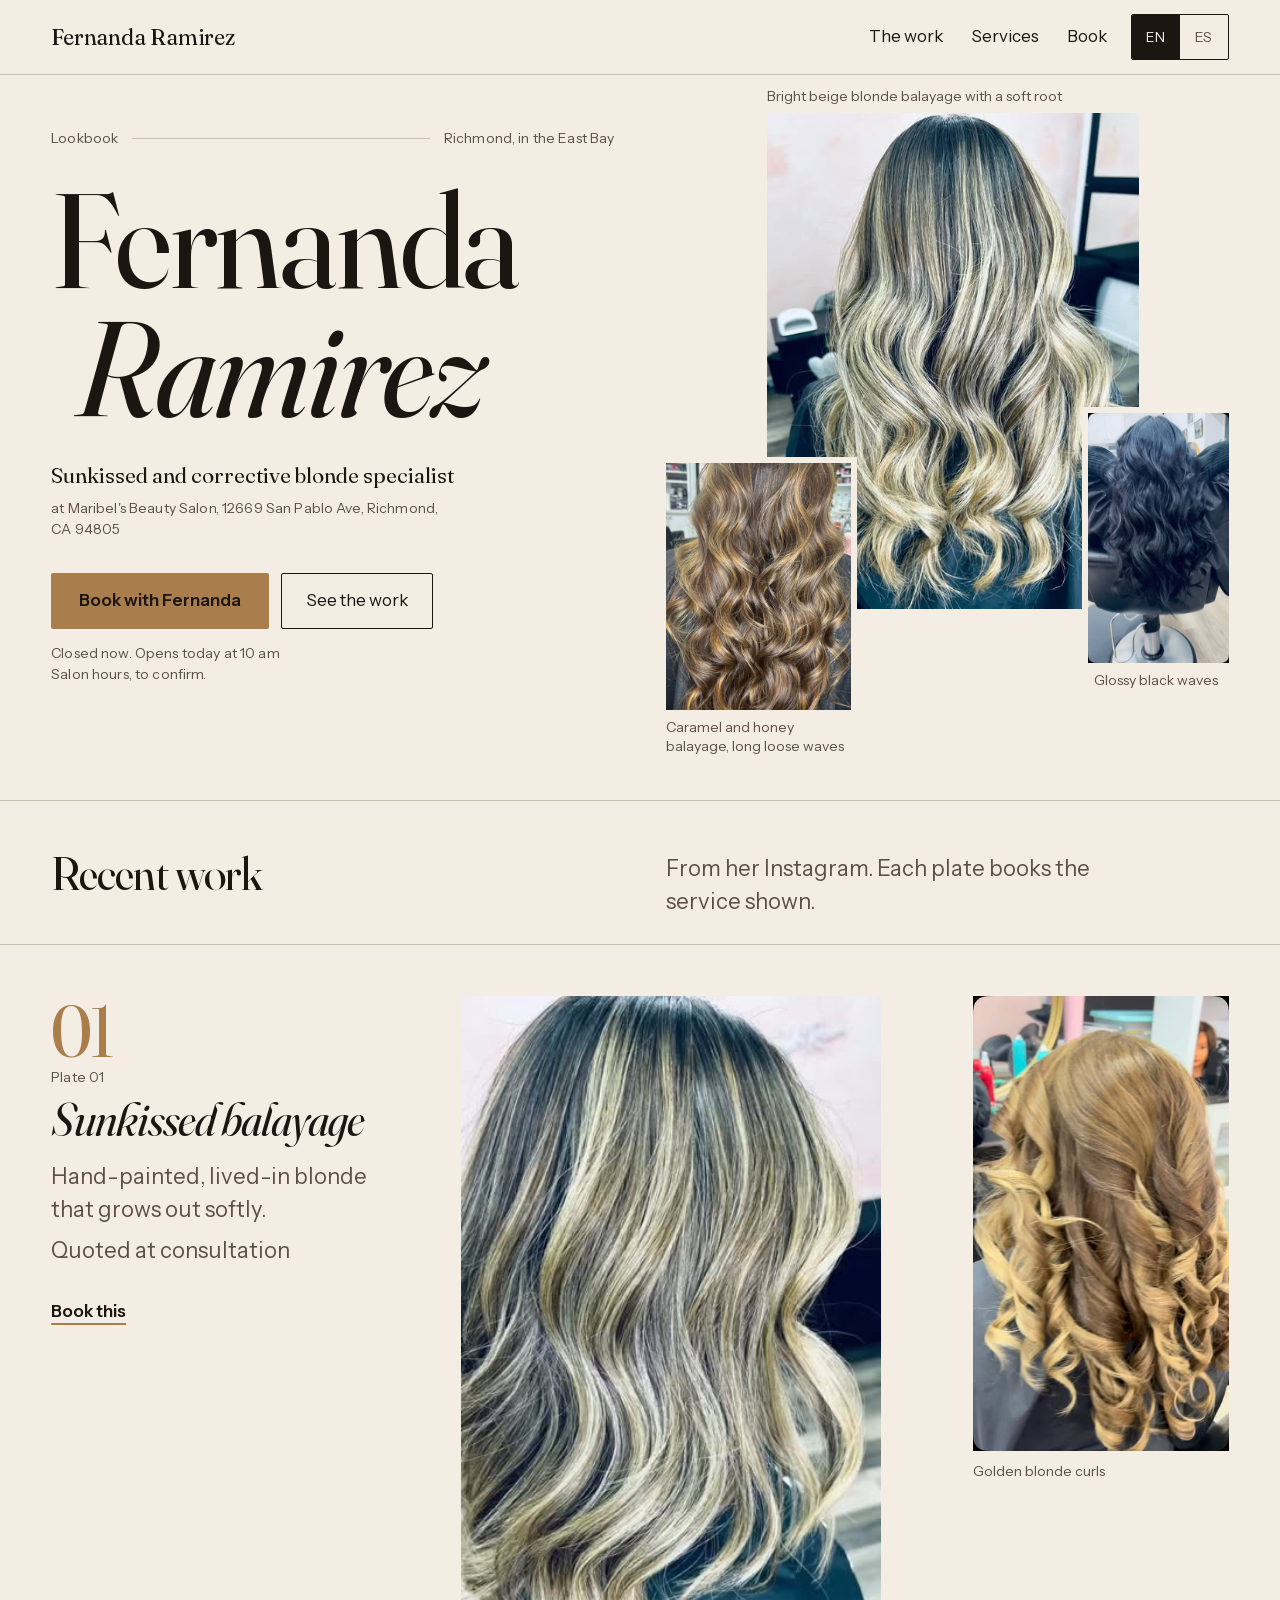
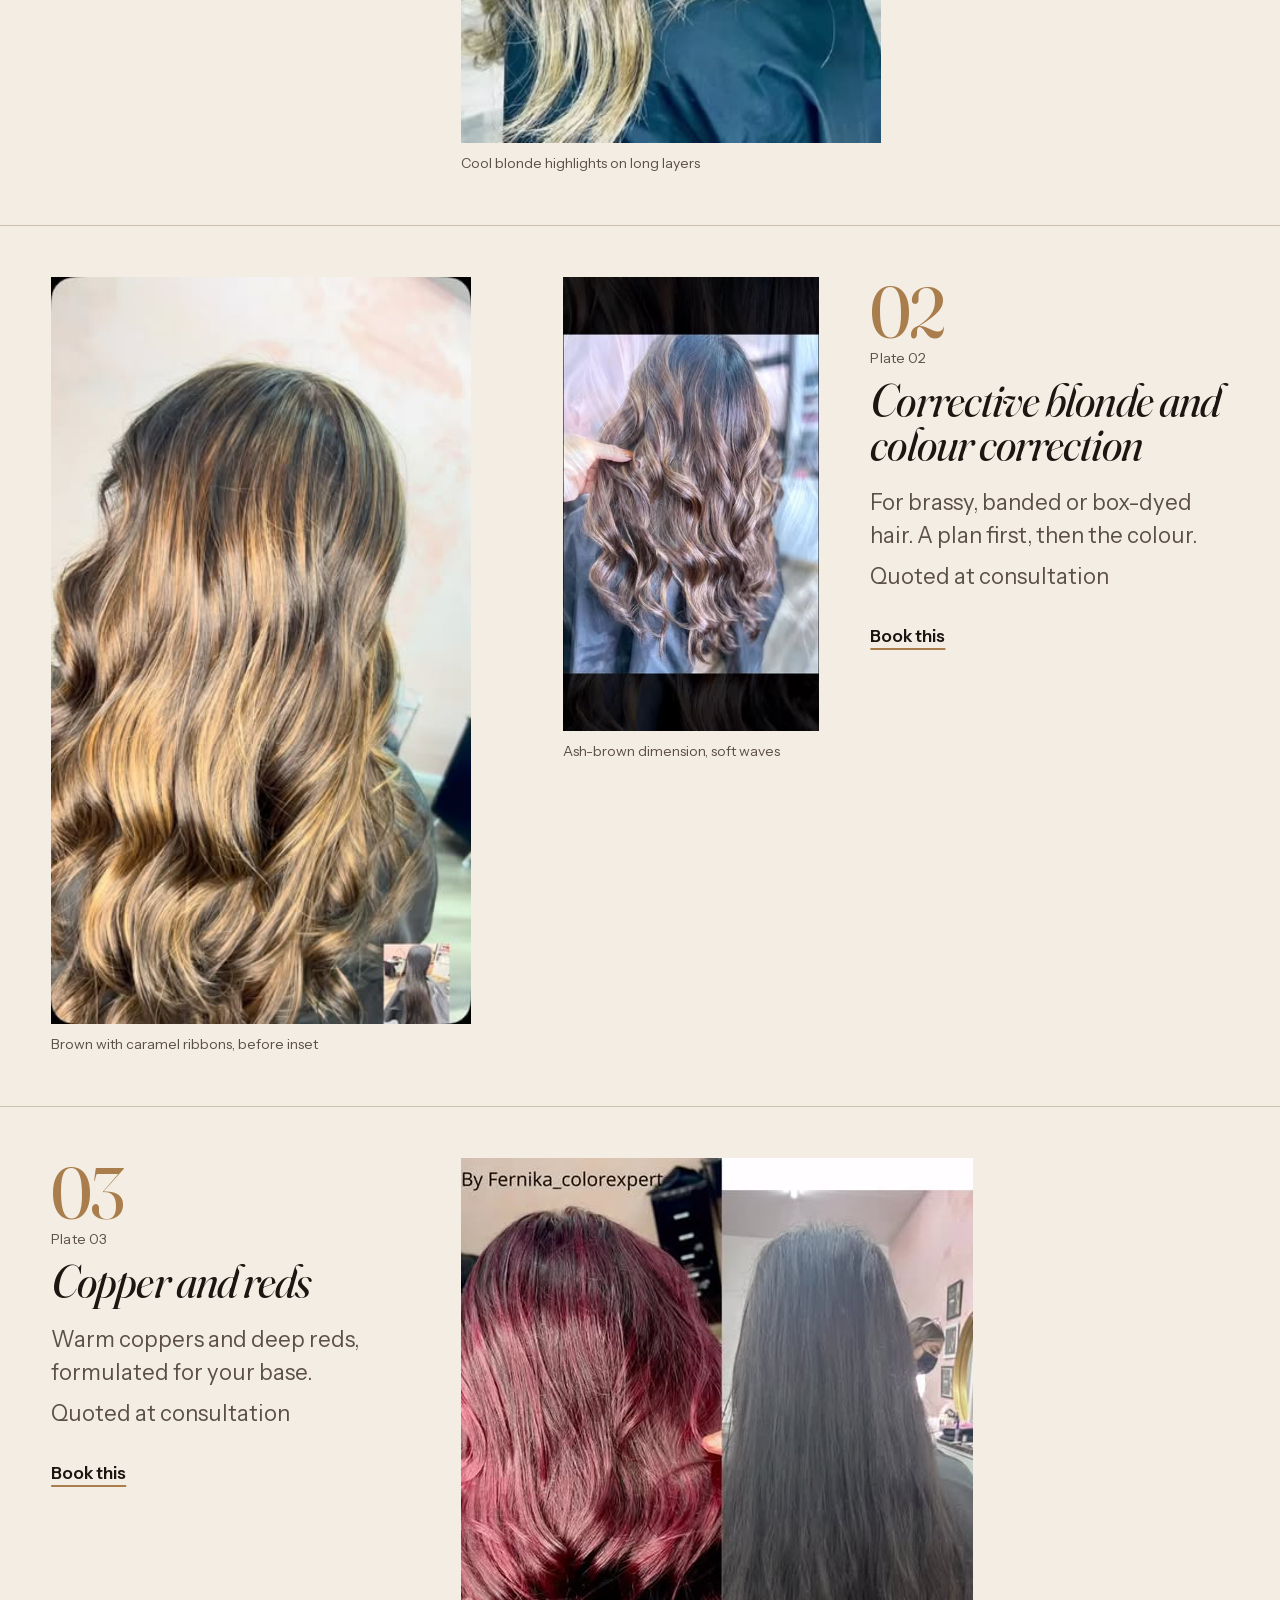
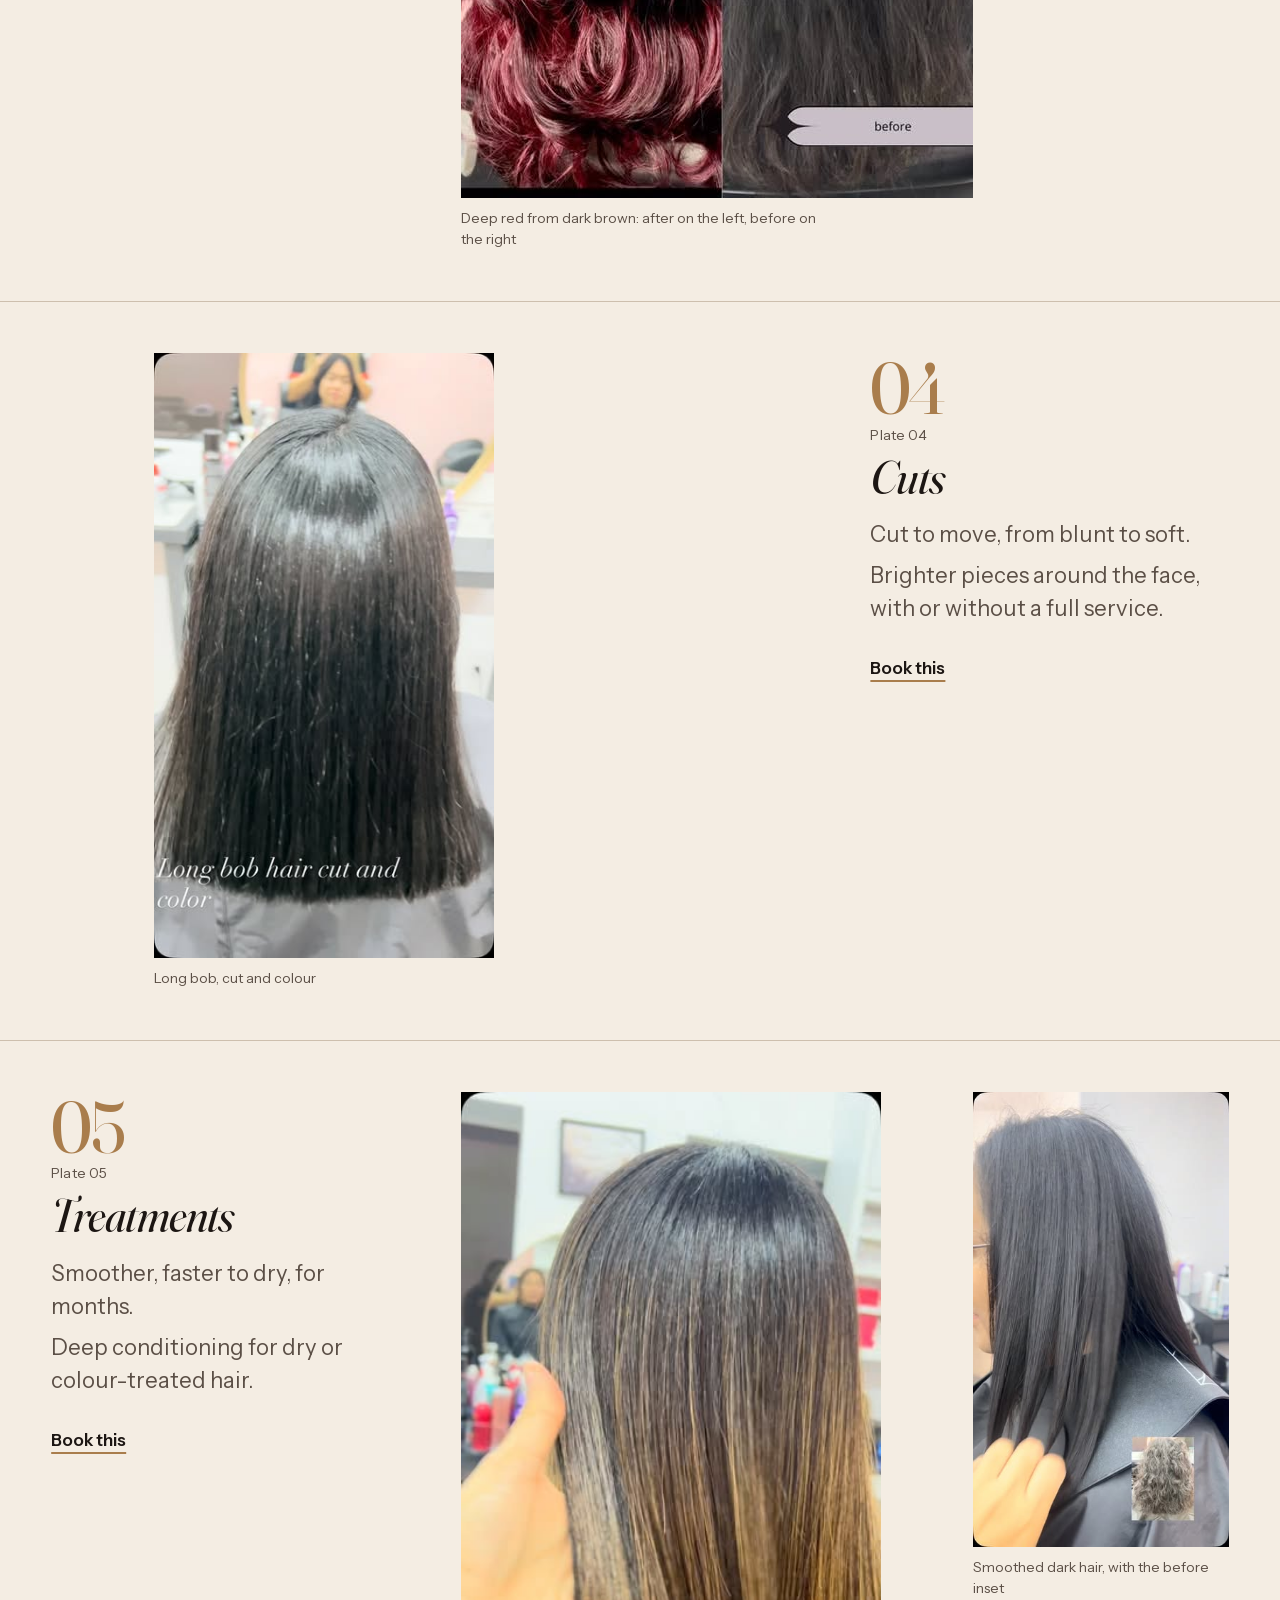
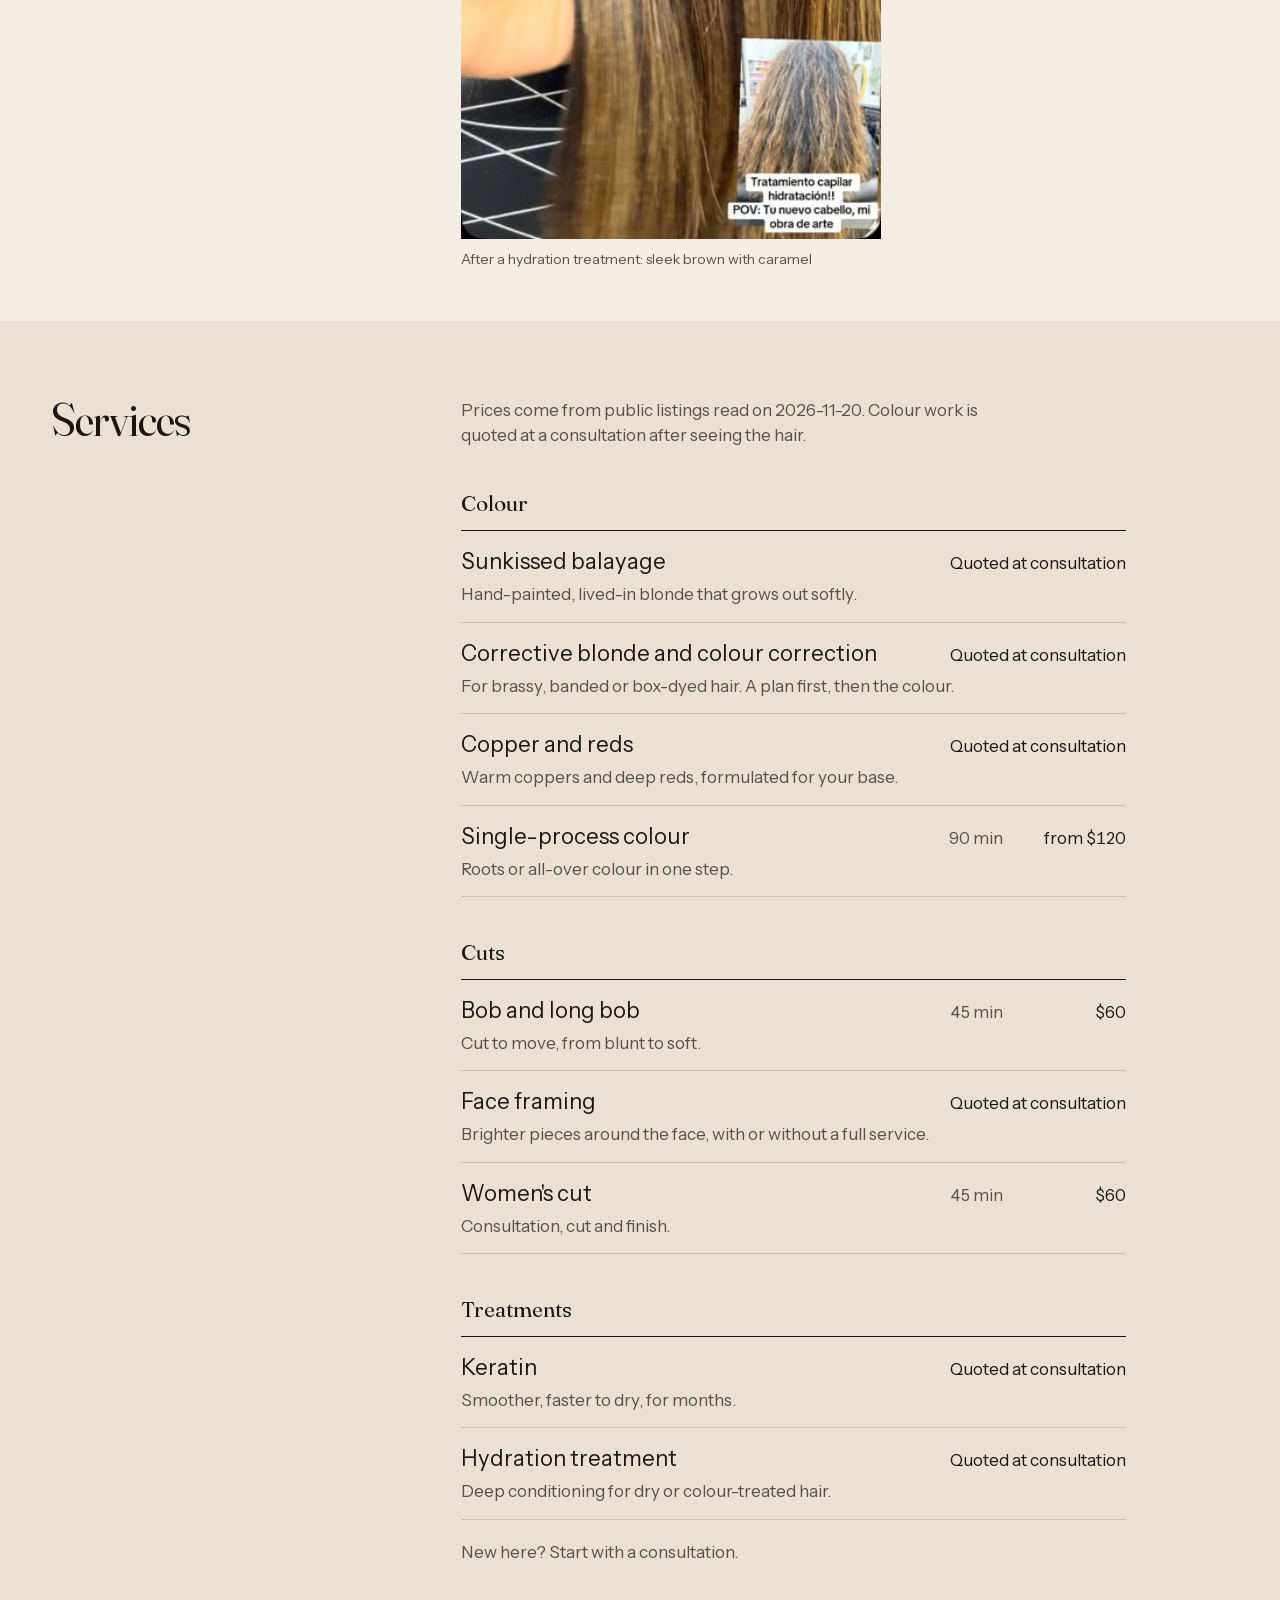
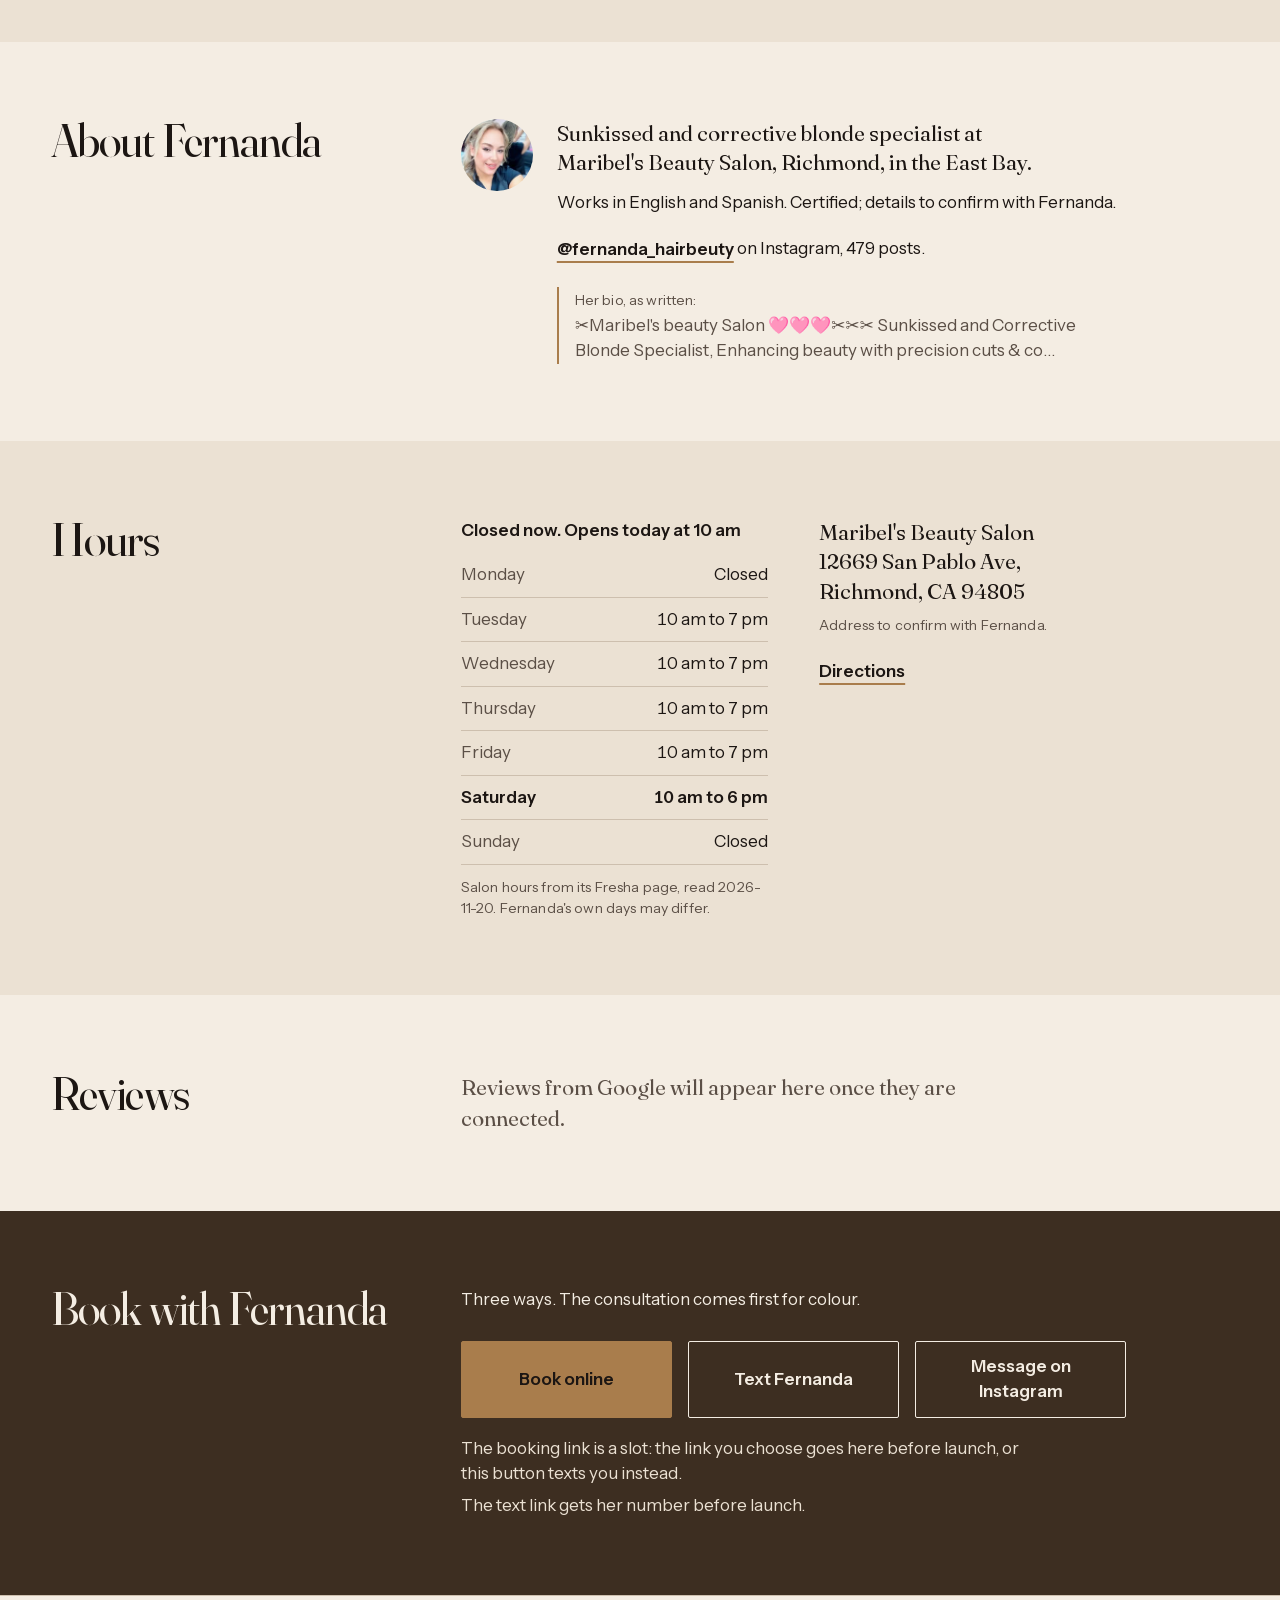
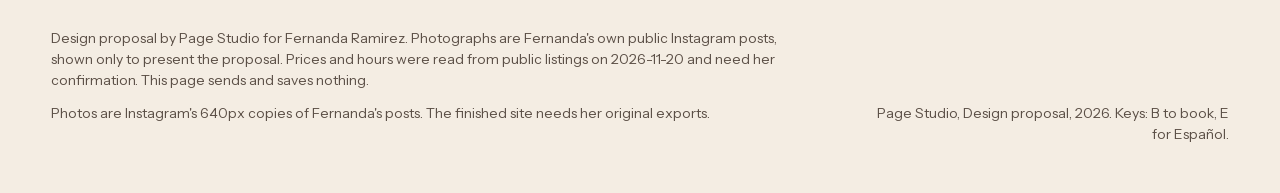
<file: d1-lookbook.html>
<!DOCTYPE html>
<html lang="en">
<head>
<meta charset="utf-8">
<meta name="robots" content="noindex, nofollow">
<meta name="viewport" content="width=device-width, initial-scale=1">
<title>Fernanda Ramirez, blonde specialist in Richmond, CA: balayage, colour correction, cuts</title>
<meta name="description" content="Fernanda Ramirez, sunkissed and corrective blonde specialist at Maribel's Beauty Salon, 12669 San Pablo Ave, Richmond, CA. Balayage, colour correction, copper and reds, precision cuts, keratin. English and Spanish. Book a consultation.">
<meta name="theme-color" content="#f4ede3">
<link rel="stylesheet" href="fonts/fonts.css">
<script type="application/ld+json">
{"@context":"https://schema.org","@type":"HairSalon","name":"Fernanda Ramirez at Maribel's Beauty Salon","description":"Sunkissed and corrective blonde specialist. Balayage, colour correction, copper and reds, precision cuts, keratin and hydration treatments. English and Spanish.","address":{"@type":"PostalAddress","streetAddress":"12669 San Pablo Ave","addressLocality":"Richmond","addressRegion":"CA","postalCode":"94805","addressCountry":"US"},"sameAs":["https://www.instagram.com/fernanda_hairbeuty/"],"image":"img/work-04.jpg","knowsLanguage":["en","es"],"openingHoursSpecification":[{"@type":"OpeningHoursSpecification","dayOfWeek":["Tuesday","Wednesday","Thursday","Friday"],"opens":"10:00","closes":"19:00"},{"@type":"OpeningHoursSpecification","dayOfWeek":"Saturday","opens":"10:00","closes":"18:00"}]}
</script>
<style>
:root{
  --paper:#f4ede3;--paper-2:#ebe1d3;--ink:#1c1613;--ink-2:#5b4f46;--honey:#a97d4c;--espresso:#3d2e21;--rule:#cdbfae;
  --t1:14px;--t2:17px;--t3:clamp(19px,1.1vw + 14px,22px);--t4:clamp(28px,2.2vw + 18px,48px);--t5:clamp(56px,10.5vw,160px);--t6:clamp(40px,4vw + 20px,80px);
  --display:"Fraunces",Georgia,"Times New Roman",serif;--text:"Instrument Sans",system-ui,-apple-system,"Segoe UI",sans-serif;
  --gutter:clamp(20px,4vw,64px);--r:2px;--ease:cubic-bezier(.2,.7,.2,1);
}
*{box-sizing:border-box}
html{background:var(--paper);scroll-behavior:smooth}
body{margin:0;background:var(--paper);color:var(--ink);font-family:var(--text);font-size:var(--t2);line-height:1.5;-webkit-font-smoothing:antialiased;text-rendering:optimizeLegibility}
img{display:block;max-width:100%;height:auto}
a{color:inherit}
h1,h2,h3,p,figure{margin:0}
:focus-visible{outline:2px solid var(--ink);outline-offset:3px;border-radius:var(--r)}
.skip{position:absolute;left:var(--gutter);top:-100px;background:var(--ink);color:var(--paper);padding:12px 16px;z-index:10;text-decoration:none}
.skip:focus{top:12px}
.display{font-family:var(--display);font-variation-settings:"opsz" 144,"SOFT" 50;font-weight:400;letter-spacing:-.02em;line-height:.96}
.ital{font-style:italic;font-variation-settings:"opsz" 144,"SOFT" 70}
.meta{font-size:var(--t1);color:var(--ink-2);letter-spacing:.01em}
.wrap{padding-left:var(--gutter);padding-right:var(--gutter)}

/* header */
.hdr{display:flex;align-items:center;justify-content:space-between;gap:16px;padding:14px var(--gutter);border-bottom:1px solid var(--rule)}
.mark{font-family:var(--display);font-variation-settings:"opsz" 36;font-size:var(--t3);text-decoration:none;letter-spacing:-.01em;min-height:44px;display:inline-flex;align-items:center}
.hdr-nav{display:flex;align-items:center;gap:4px}
.hdr-nav a{text-decoration:none;padding:10px 12px;min-height:44px;display:inline-flex;align-items:center;border-radius:var(--r)}
.hdr-nav a:hover{text-decoration:underline;text-decoration-color:var(--honey);text-underline-offset:5px;text-decoration-thickness:2px}
.lang{display:flex;border:1px solid var(--ink);border-radius:var(--r);overflow:hidden;margin-left:8px}
.lang button{font:inherit;font-size:var(--t1);background:transparent;color:var(--ink-2);border:0;min-height:44px;min-width:48px;padding:0 12px;cursor:pointer}
.lang button[aria-pressed="true"]{background:var(--ink);color:var(--paper)}
.lang button:focus-visible{outline-offset:-3px}

/* acts */
.btn{display:inline-flex;align-items:center;justify-content:center;min-height:56px;padding:0 28px;background:var(--honey);color:var(--ink);text-decoration:none;font-weight:600;border-radius:var(--r);transition:background .25s var(--ease),color .25s var(--ease)}
.btn:hover{background:var(--espresso);color:var(--paper)}
.ghost{display:inline-flex;align-items:center;justify-content:center;min-height:56px;padding:0 24px;border:1px solid var(--ink);color:var(--ink);text-decoration:none;border-radius:var(--r)}
.ghost:hover{background:var(--paper-2)}
.booklink{display:inline-flex;align-items:center;min-height:44px;font-weight:600;text-decoration:underline;text-decoration-color:var(--honey);text-decoration-thickness:2px;text-underline-offset:6px}
.booklink:hover{text-decoration-color:var(--ink)}

/* masthead */
.mast{display:grid;grid-template-columns:repeat(12,1fr);column-gap:var(--gutter);padding:clamp(20px,3vw,48px) var(--gutter) clamp(64px,7vw,110px);align-items:end}
.mast-copy{grid-column:1/7;padding-bottom:clamp(8px,2vw,32px)}
.kicker{display:flex;gap:14px;align-items:baseline;flex-wrap:wrap;margin-bottom:clamp(14px,2vw,28px)}
.kicker .rule{flex:1;height:1px;background:var(--rule);min-width:40px;align-self:center}
.title{font-size:var(--t5)}
.title .ital{display:block;padding-left:.18em}
.sub{font-family:var(--display);font-variation-settings:"opsz" 72,"SOFT" 30;font-size:var(--t3);line-height:1.3;margin-top:clamp(16px,2.2vw,28px);max-width:30ch}
.place{margin-top:8px;max-width:40ch}
.acts{display:flex;gap:12px;flex-wrap:wrap;margin-top:clamp(20px,2.6vw,36px)}
.open{margin-top:14px}
.open span{display:block}
.mast-art{grid-column:7/13;position:relative;aspect-ratio:1/1.06}
.mast-art figure{position:absolute;margin:0}
.art-a{left:18%;top:0;width:66%}
.art-b{left:0;bottom:0;width:34%;border:6px solid var(--paper);border-bottom:0;border-left:0}
.art-c{right:0;bottom:7%;width:26%;border:6px solid var(--paper);border-right:0}
.mast-art img{width:100%}
.mast-art figcaption{position:absolute;left:0;right:0;top:calc(100% + 8px);font-size:var(--t1);color:var(--ink-2);line-height:1.35}
.art-a figcaption{top:auto;bottom:calc(100% + 8px);white-space:nowrap;overflow:hidden;text-overflow:ellipsis}
.art-b figcaption{left:0}
.art-c figcaption{left:6px}

/* plates */
.plates-head{display:grid;grid-template-columns:repeat(12,1fr);column-gap:var(--gutter);padding:clamp(28px,4vw,64px) var(--gutter) clamp(12px,2vw,28px);border-top:1px solid var(--rule)}
.plates-head h2{grid-column:1/6;font-size:var(--t4)}
.plates-head p{grid-column:7/12;font-size:var(--t3);color:var(--ink-2);align-self:end;max-width:40ch}
.plate{display:grid;grid-template-columns:repeat(12,1fr);column-gap:var(--gutter);padding:clamp(28px,4vw,72px) var(--gutter);border-top:1px solid var(--rule)}
.plate-copy{grid-column:1/5;align-self:start;position:sticky;top:24px}
.plate:nth-child(even) .plate-copy{grid-column:9/13;order:2}
.plate-art{grid-column:5/13;display:grid;grid-template-columns:repeat(8,1fr);column-gap:var(--gutter);align-items:start}
.plate:nth-child(even) .plate-art{grid-column:1/9;order:1}
.num{font-family:var(--display);font-variation-settings:"opsz" 144,"SOFT" 50;font-size:var(--t6);line-height:1;color:var(--honey);font-variant-numeric:tabular-nums;letter-spacing:-.03em}
.plate h3{font-size:var(--t4);margin-top:10px;max-width:14ch}
.plate .lines{margin-top:18px;max-width:34ch;font-size:var(--t3);color:var(--ink-2)}
.plate .lines p + p{margin-top:8px}
.plate .booklink{margin-top:22px}
.plate figure{margin:0}
.plate figcaption{margin-top:10px;font-size:var(--t1);color:var(--ink-2);max-width:36ch}
.p-main{grid-column:1/6}
.p-side{grid-column:6/9;margin-top:clamp(40px,8vw,160px)}
.p-main img{width:min(100%,420px)}
.p-side img{width:min(100%,340px)}
.plate.wide .p-main{grid-column:1/7}
.plate.wide .p-main img{width:min(100%,512px)}
.p-side.alone{grid-column:2/7;margin-top:0}

/* services */
.band{background:var(--paper-2)}
.sec{display:grid;grid-template-columns:repeat(12,1fr);column-gap:var(--gutter);padding:clamp(40px,6vw,96px) var(--gutter)}
.sec > h2{grid-column:1/5;font-size:var(--t4)}
.sec > .body{grid-column:5/12}
.sec .note{color:var(--ink-2);max-width:52ch}
.grp{margin-top:clamp(24px,3vw,40px)}
.grp h3{font-family:var(--display);font-variation-settings:"opsz" 72,"SOFT" 30;font-weight:400;font-size:var(--t3);padding-bottom:10px;border-bottom:1px solid var(--ink)}
.row{display:grid;grid-template-columns:1fr auto auto;gap:6px 24px;align-items:baseline;padding:14px 0;border-bottom:1px solid var(--rule)}
.row .nm{font-size:var(--t3)}
.row .ln{grid-column:1/-1;color:var(--ink-2);margin-top:-2px}
.row .dur,.row .pr{white-space:nowrap;font-variant-numeric:tabular-nums}
.row .pr{min-width:9ch;text-align:right}
.row .dur{color:var(--ink-2)}

/* about */
.about .body{display:grid;grid-template-columns:72px 1fr;gap:20px 24px;align-items:start}
.about img{width:72px;height:72px;border-radius:50%;object-fit:cover}
.about .lead{font-family:var(--display);font-variation-settings:"opsz" 72,"SOFT" 30;font-size:var(--t3);line-height:1.35;max-width:36ch}
.about p + p{margin-top:12px}
.about .ig{display:inline-flex;align-items:center;min-height:44px;font-weight:600;text-decoration:underline;text-decoration-color:var(--honey);text-decoration-thickness:2px;text-underline-offset:6px}
.about blockquote{margin:16px 0 0;padding-left:16px;border-left:2px solid var(--honey);color:var(--ink-2);max-width:60ch}

/* hours */
.hours .body{display:grid;grid-template-columns:1fr 1fr;gap:32px var(--gutter)}
.hrow{display:grid;grid-template-columns:1fr auto;gap:16px;padding:9px 0;border-bottom:1px solid var(--rule);font-variant-numeric:tabular-nums}
.hrow.today{font-weight:600}
.hday{color:var(--ink-2)}.hrow.today .hday{color:var(--ink)}
.status{font-weight:600;margin-bottom:10px}
.addr{font-family:var(--display);font-variation-settings:"opsz" 72,"SOFT" 30;font-size:var(--t3);line-height:1.35}
.addr + p{margin-top:8px}
.dir{display:inline-flex;align-items:center;min-height:44px;margin-top:14px;font-weight:600;text-decoration:underline;text-decoration-color:var(--honey);text-decoration-thickness:2px;text-underline-offset:6px}

/* book */
.book{background:var(--espresso);color:var(--paper)}
.book .sec > h2{font-size:var(--t4)}
.book .body p{max-width:52ch}
.chan{display:grid;grid-template-columns:repeat(3,1fr);gap:16px;margin-top:28px}
.chan a{display:flex;align-items:center;justify-content:center;min-height:64px;padding:12px 18px;text-align:center;text-decoration:none;border:1px solid var(--paper);border-radius:var(--r);font-weight:600}
.chan a.primary{background:var(--honey);color:var(--ink);border-color:var(--honey)}
.chan a:hover{background:var(--paper);color:var(--espresso)}
.chan a.primary:hover{background:var(--paper);color:var(--espresso);border-color:var(--paper)}
.book .slots{margin-top:18px;color:var(--paper-2)}
.book .slots p + p{margin-top:6px}
.book :focus-visible{outline-color:var(--paper)}

/* reviews */
.reviews .body p{font-family:var(--display);font-variation-settings:"opsz" 72,"SOFT" 30;font-size:var(--t3);color:var(--ink-2);max-width:40ch;line-height:1.4}

/* footer */
.ftr{padding:32px var(--gutter) 48px;border-top:1px solid var(--rule);display:grid;grid-template-columns:repeat(12,1fr);column-gap:var(--gutter);row-gap:12px;font-size:var(--t1);color:var(--ink-2)}
.ftr p{grid-column:1/9;max-width:80ch}
.ftr .colophon{grid-column:9/13;text-align:right}

/* reveal: default visible; hidden only while js loads */
html.js:not(.ready) .rv{opacity:0;transform:translateY(10px)}
.rv{transition:opacity .45s var(--ease),transform .45s var(--ease);transition-delay:calc(var(--i,0) * 70ms)}
@media (prefers-reduced-motion:reduce){html{scroll-behavior:auto}.rv,.btn{transition:none}html.js:not(.ready) .rv{opacity:1;transform:none}}

@media (max-width:1000px){
  .mast-copy{grid-column:1/13}
  .mast-art{grid-column:1/13;margin-top:40px}
  .plate-copy,.plate:nth-child(even) .plate-copy{grid-column:1/13;position:static;order:0}
  .plate-art,.plate:nth-child(even) .plate-art{grid-column:1/13;order:1;margin-top:28px}
  .sec > h2{grid-column:1/13}.sec > .body{grid-column:1/13;margin-top:20px}
  .plates-head h2,.plates-head p{grid-column:1/13}.plates-head p{margin-top:10px}
  .ftr p,.ftr .colophon{grid-column:1/13;text-align:left}
}
@media (max-width:720px){
  .hdr-nav .navlink,.hdr-nav .navbook{display:none}
  .mark{white-space:nowrap}
  .mast-art{position:static;aspect-ratio:auto;display:grid;grid-template-columns:1fr 1fr;gap:28px 12px}
  .mast-art figure{position:static}
  .art-a{grid-column:1/3;width:auto}
  .art-b,.art-c{width:auto;border:0}
  .mast-art figcaption{position:static;white-space:normal;margin-top:8px}
  .art-a figcaption{position:static;white-space:normal;overflow:visible}
  .art-c figcaption{left:0}
  .plate-art{grid-template-columns:1fr 1fr;column-gap:12px}
  .p-main{grid-column:1/3}.p-side{grid-column:1/3;margin-top:28px}
  .plate.wide .p-main{grid-column:1/3}.p-side.alone{grid-column:1/3}
  .row{grid-template-columns:1fr auto}
  .row .dur{grid-column:1;grid-row:2;justify-self:start}
  .row .pr{grid-column:2;grid-row:1/3;align-self:center}
  .row .ln{grid-column:1/-1;grid-row:3}
  .hours .body{grid-template-columns:1fr}
  .chan{grid-template-columns:1fr}
  .acts{flex-direction:column;align-items:stretch}
  .btn,.ghost{width:100%}
}
@media print{
  :root{--paper:#fff;--paper-2:#fff;--ink:#000;--ink-2:#000;--honey:#000;--espresso:#000;--rule:#000}
  @page{margin:16mm}
  html{scroll-behavior:auto}
  body{background:#fff;color:#000;font-size:12pt}
  .skip,.lang,.hdr-nav,.ghost,.rv.open{display:none}
  .rv{opacity:1!important;transform:none!important;transition:none}
  .mast{display:block}
  .mast-art{position:static;aspect-ratio:auto;display:grid;grid-template-columns:1fr 1fr 1fr;gap:6mm;margin-top:10mm}
  .mast-art figure{position:static;width:auto;border:0}
  .mast-art figcaption{position:static;white-space:normal;margin-top:2mm}
  .mast-art img{max-height:52mm;width:auto}
  .plate img{max-height:46mm;width:auto}
  h2,h3,.plates-head{break-after:avoid}
  .plates-head{break-inside:avoid}
  .plate{break-inside:avoid;display:flex;gap:8mm;align-items:flex-start;padding:5mm 0}
  .plate-copy,.plate:nth-child(even) .plate-copy{flex:0 0 40%;order:0}
  .plate-art,.plate:nth-child(even) .plate-art{flex:1;order:1;margin-top:0}
  .plate-copy{position:static}
  .plate-art{display:flex;gap:6mm}
  #services{break-before:page}
  .about .sec,.hours .sec,.reviews .sec,.book .sec{break-inside:avoid}
  .plate .num{font-size:28pt}
  .plate h3,.sec > h2{font-size:20pt}
  .p-side{margin-top:0}
  .plate .lines{color:#000}
  .btn,.chan a,.chan a.primary{background:#fff;color:#000;border:1px solid #000}
  .book{background:#fff;color:#000;border-top:1px solid #000}
  .book .slots{color:#000}
  .sec,.plates-head{display:block;padding:6mm 0}
  .sec > .body{margin-top:4mm}
  .grp,.hours .body,.chan{break-inside:avoid}
  .ftr{display:block;font-size:10.5pt}
  a{text-decoration:none}
}
</style>
</head>
<body>
<a class="skip" href="#main" data-t="skip">Skip to the work</a>

<header class="hdr">
  <a class="mark" href="#top" data-from="person.name">Fernanda Ramirez</a>
  <nav class="hdr-nav" aria-label="Page">
    <a class="navlink" href="#plates" data-t="nav_work">The work</a>
    <a class="navlink" href="#services" data-t="services">Services</a>
    <a class="navbook" href="#book" data-t="book_short">Book</a>
    <div class="lang" role="group" aria-label="Language">
      <button type="button" data-lang-toggle="en" aria-pressed="true" lang="en">EN</button>
      <button type="button" data-lang-toggle="es" aria-pressed="false" lang="es">ES</button>
    </div>
  </nav>
</header>

<main id="main">
<section class="mast" id="top" aria-labelledby="name">
  <div class="mast-copy">
    <p class="kicker meta rv" style="--i:0"><span data-t="kicker">Lookbook</span><span class="rule" aria-hidden="true"></span><span data-from="salon.area_en">Richmond, in the East Bay</span></p>
    <h1 class="display title rv" id="name" style="--i:1"><span>Fernanda</span><span class="ital">Ramirez</span></h1>
    <p class="sub rv" style="--i:2" data-from="person.position_en">Sunkissed and corrective blonde specialist</p>
    <p class="place meta rv" style="--i:3"><span data-t="at_salon">at Maribel's Beauty Salon</span>, <span data-from="salon.address_line">12669 San Pablo Ave, Richmond, CA 94805</span></p>
    <div class="acts rv" style="--i:4">
      <a class="btn" href="#book" data-t="book">Book with Fernanda</a>
      <a class="ghost" href="#plates" data-t="see_work">See the work</a>
    </div>
    <p class="open meta rv" style="--i:5"><span data-open-now></span> <span data-t="hours_note_short">Salon hours, to confirm.</span></p>
  </div>
  <div class="mast-art rv" style="--i:2">
    <figure class="art-a"><img src="img/work-04.jpg" width="480" height="640" alt="Bright beige blonde balayage with a soft root" data-t="cap_04" data-t-attr="alt" fetchpriority="high"><figcaption data-t="cap_04">Bright beige blonde balayage with a soft root</figcaption></figure>
    <figure class="art-b"><img src="img/work-02.jpg" width="480" height="640" alt="Caramel and honey balayage, long loose waves" data-t="cap_02" data-t-attr="alt"><figcaption data-t="cap_02">Caramel and honey balayage, long loose waves</figcaption></figure>
    <figure class="art-c"><img src="img/work-07.jpg" width="360" height="640" alt="Glossy black waves" data-t="cap_07" data-t-attr="alt"><figcaption data-t="cap_07">Glossy black waves</figcaption></figure>
  </div>
</section>

<div class="plates-head" id="plates">
  <h2 class="display" data-t="work">Recent work</h2>
  <p data-t="plates_lead">From her Instagram. Each plate books the service shown.</p>
</div>

<section aria-label="Plates">
  <article class="plate" id="plate-1">
    <div class="plate-copy">
      <p class="num" aria-hidden="true">01</p>
      <p class="meta"><span data-t="plate">Plate</span> 01</p>
      <h3 class="display ital" data-t="svc_balayage">Sunkissed balayage</h3>
      <div class="lines"><p data-from="services.groups.0.items.0.line_en">Hand-painted, lived-in blonde that grows out softly.</p><p data-t="consult">Quoted at consultation</p></div>
      <a class="booklink" href="#book" data-t="plate_book">Book this</a>
    </div>
    <div class="plate-art">
      <figure class="p-main"><img src="img/work-05.jpg" width="360" height="640" alt="Cool blonde highlights on long layers" data-t="cap_05" data-t-attr="alt" loading="lazy"><figcaption data-t="cap_05">Cool blonde highlights on long layers</figcaption></figure>
      <figure class="p-side"><img src="img/work-10.jpg" width="360" height="640" alt="Golden blonde curls" data-t="cap_10" data-t-attr="alt" loading="lazy"><figcaption data-t="cap_10">Golden blonde curls</figcaption></figure>
    </div>
  </article>

  <article class="plate" id="plate-2">
    <div class="plate-copy">
      <p class="num" aria-hidden="true">02</p>
      <p class="meta"><span data-t="plate">Plate</span> 02</p>
      <h3 class="display ital" data-t="svc_corrective">Corrective blonde and colour correction</h3>
      <div class="lines"><p data-from="services.groups.0.items.1.line_en">For brassy, banded or box-dyed hair. A plan first, then the colour.</p><p data-t="consult">Quoted at consultation</p></div>
      <a class="booklink" href="#book" data-t="plate_book">Book this</a>
    </div>
    <div class="plate-art">
      <figure class="p-main"><img src="img/work-11.jpg" width="360" height="640" alt="Brown with caramel ribbons, before inset" data-t="cap_11" data-t-attr="alt" loading="lazy"><figcaption data-t="cap_11">Brown with caramel ribbons, before inset</figcaption></figure>
      <figure class="p-side"><img src="img/work-03.jpg" width="361" height="640" alt="Ash-brown dimension, soft waves" data-t="cap_03" data-t-attr="alt" loading="lazy"><figcaption data-t="cap_03">Ash-brown dimension, soft waves</figcaption></figure>
    </div>
  </article>

  <article class="plate wide" id="plate-3">
    <div class="plate-copy">
      <p class="num" aria-hidden="true">03</p>
      <p class="meta"><span data-t="plate">Plate</span> 03</p>
      <h3 class="display ital" data-t="svc_copper">Copper and reds</h3>
      <div class="lines"><p data-from="services.groups.0.items.2.line_en">Warm coppers and deep reds, formulated for your base.</p><p data-t="consult">Quoted at consultation</p></div>
      <a class="booklink" href="#book" data-t="plate_book">Book this</a>
    </div>
    <div class="plate-art">
      <figure class="p-main"><img src="img/work-01.jpg" width="512" height="640" alt="Deep red from dark brown: after on the left, before on the right" data-t="cap_01" data-t-attr="alt" loading="lazy"><figcaption data-t="cap_01">Deep red from dark brown: after on the left, before on the right</figcaption></figure>
    </div>
  </article>

  <article class="plate" id="plate-4">
    <div class="plate-copy">
      <p class="num" aria-hidden="true">04</p>
      <p class="meta"><span data-t="plate">Plate</span> 04</p>
      <h3 class="display ital" data-t="grp_cuts">Cuts</h3>
      <div class="lines"><p data-from="services.groups.1.items.0.line_en">Cut to move, from blunt to soft.</p><p data-from="services.groups.1.items.1.line_en">Brighter pieces around the face, with or without a full service.</p></div>
      <a class="booklink" href="#book" data-t="plate_book">Book this</a>
    </div>
    <div class="plate-art">
      <figure class="p-side alone"><img src="img/work-12.jpg" width="360" height="640" alt="Long bob, cut and colour" data-t="cap_12" data-t-attr="alt" loading="lazy"><figcaption data-t="cap_12">Long bob, cut and colour</figcaption></figure>
    </div>
  </article>

  <article class="plate" id="plate-5">
    <div class="plate-copy">
      <p class="num" aria-hidden="true">05</p>
      <p class="meta"><span data-t="plate">Plate</span> 05</p>
      <h3 class="display ital" data-t="grp_treat">Treatments</h3>
      <div class="lines"><p data-from="services.groups.2.items.0.line_en">Smoother, faster to dry, for months.</p><p data-from="services.groups.2.items.1.line_en">Deep conditioning for dry or colour-treated hair.</p></div>
      <a class="booklink" href="#book" data-t="plate_book">Book this</a>
    </div>
    <div class="plate-art">
      <figure class="p-main"><img src="img/work-08.jpg" width="360" height="640" alt="After a hydration treatment: sleek brown with caramel" data-t="cap_08" data-t-attr="alt" loading="lazy"><figcaption data-t="cap_08">After a hydration treatment: sleek brown with caramel</figcaption></figure>
      <figure class="p-side"><img src="img/work-09.jpg" width="360" height="640" alt="Smoothed dark hair, with the before inset" data-t="cap_09" data-t-attr="alt" loading="lazy"><figcaption data-t="cap_09">Smoothed dark hair, with the before inset</figcaption></figure>
    </div>
  </article>
</section>

<section class="band" id="services" aria-labelledby="svc-h">
  <div class="sec">
    <h2 class="display" id="svc-h" data-t="services">Services</h2>
    <div class="body">
      <p class="note" data-from="services.note_en">Prices come from public listings read on 2026-11-20. Colour work is quoted at a consultation after seeing the hair.</p>
      <div class="grp">
        <h3 data-t="grp_color">Colour</h3>
        <div class="row"><span class="nm" data-t="svc_balayage">Sunkissed balayage</span><span class="dur"></span><span class="pr" data-t="consult">Quoted at consultation</span><span class="ln" data-from="services.groups.0.items.0.line_en">Hand-painted, lived-in blonde that grows out softly.</span></div>
        <div class="row"><span class="nm" data-t="svc_corrective">Corrective blonde and colour correction</span><span class="dur"></span><span class="pr" data-t="consult">Quoted at consultation</span><span class="ln" data-from="services.groups.0.items.1.line_en">For brassy, banded or box-dyed hair. A plan first, then the colour.</span></div>
        <div class="row"><span class="nm" data-t="svc_copper">Copper and reds</span><span class="dur"></span><span class="pr" data-t="consult">Quoted at consultation</span><span class="ln" data-from="services.groups.0.items.2.line_en">Warm coppers and deep reds, formulated for your base.</span></div>
        <div class="row"><span class="nm" data-t="svc_tinte">Single-process colour</span><span class="dur">90 <span data-t="min">min</span></span><span class="pr"><span data-t="from">from</span> $120</span><span class="ln" data-from="services.groups.0.items.3.line_en">Roots or all-over colour in one step.</span></div>
      </div>
      <div class="grp">
        <h3 data-t="grp_cuts">Cuts</h3>
        <div class="row"><span class="nm" data-t="svc_bob">Bob and long bob</span><span class="dur">45 <span data-t="min">min</span></span><span class="pr">$60</span><span class="ln" data-from="services.groups.1.items.0.line_en">Cut to move, from blunt to soft.</span></div>
        <div class="row"><span class="nm" data-t="svc_face">Face framing</span><span class="dur"></span><span class="pr" data-t="consult">Quoted at consultation</span><span class="ln" data-from="services.groups.1.items.1.line_en">Brighter pieces around the face, with or without a full service.</span></div>
        <div class="row"><span class="nm" data-t="svc_womens">Women's cut</span><span class="dur">45 <span data-t="min">min</span></span><span class="pr">$60</span><span class="ln" data-from="services.groups.1.items.2.line_en">Consultation, cut and finish.</span></div>
      </div>
      <div class="grp">
        <h3 data-t="grp_treat">Treatments</h3>
        <div class="row"><span class="nm" data-t="svc_keratin">Keratin</span><span class="dur"></span><span class="pr" data-t="consult">Quoted at consultation</span><span class="ln" data-from="services.groups.2.items.0.line_en">Smoother, faster to dry, for months.</span></div>
        <div class="row"><span class="nm" data-t="svc_hydration">Hydration treatment</span><span class="dur"></span><span class="pr" data-t="consult">Quoted at consultation</span><span class="ln" data-from="services.groups.2.items.1.line_en">Deep conditioning for dry or colour-treated hair.</span></div>
      </div>
      <p class="note" style="margin-top:20px" data-t="new_here">New here? Start with a consultation.</p>
    </div>
  </div>
</section>

<section class="about" id="about" aria-labelledby="about-h">
  <div class="sec">
    <h2 class="display" id="about-h" data-t="about">About Fernanda</h2>
    <div class="body">
      <img src="img/fernanda.jpg" width="150" height="150" alt="Fernanda Ramirez" loading="lazy">
      <div>
        <p class="lead"><span data-from="person.position_en">Sunkissed and corrective blonde specialist</span> <span data-t="at_salon">at Maribel's Beauty Salon</span>, <span data-from="salon.area_en">Richmond, in the East Bay</span>.</p>
        <p><span data-t="about_langs">Works in</span> <span data-from="person.languages_en">English and Spanish</span>. <span data-t="about_cert">Certified; details to confirm with Fernanda.</span></p>
        <p><a class="ig" href="https://www.instagram.com/fernanda_hairbeuty/" rel="noopener">@fernanda_hairbeuty</a> <span data-t="about_ig">on Instagram, 479 posts.</span></p>
        <blockquote><span class="meta" data-t="bio_label">Her bio, as written:</span><br><span data-from="person.bio_verbatim" lang="en">✂️Maribel's beauty Salon 🩷🩷🩷✂️✂️✂️ Sunkissed and Corrective Blonde Specialist, Enhancing beauty with precision cuts &amp; co…</span></blockquote>
      </div>
    </div>
  </div>
</section>

<section class="band hours" id="hours" aria-labelledby="hours-h">
  <div class="sec">
    <h2 class="display" id="hours-h" data-t="hours">Hours</h2>
    <div class="body">
      <div>
        <p class="status" data-open-now></p>
        <div data-hours></div>
        <p class="meta" style="margin-top:12px" data-from="salon.hours.source">Salon hours from its Fresha page, read 2026-11-20. Fernanda's own days may differ.</p>
      </div>
      <div>
        <p class="addr"><span data-from="salon.name">Maribel's Beauty Salon</span><br><span data-from="salon.address_line">12669 San Pablo Ave, Richmond, CA 94805</span></p>
        <p class="meta" data-t="addr_note">Address to confirm with Fernanda.</p>
        <a class="dir" href="https://maps.apple.com/?q=12669+San+Pablo+Ave+Richmond+CA+94805" rel="noopener" data-t="directions">Directions</a>
      </div>
    </div>
  </div>
</section>

<section class="reviews" id="reviews" aria-labelledby="rev-h">
  <div class="sec">
    <h2 class="display" id="rev-h" data-t="reviews">Reviews</h2>
    <div class="body"><p data-t="reviews_empty">Reviews from Google will appear here once they are connected.</p></div>
  </div>
</section>

<section class="book" id="book" aria-labelledby="book-h">
  <div class="sec">
    <h2 class="display" id="book-h" data-t="book">Book with Fernanda</h2>
    <div class="body">
      <p data-t="book_lead">Three ways. The consultation comes first for colour.</p>
      <div class="chan">
        <a class="primary" href="#book" data-t="ch_online">Book online</a>
        <a href="#book" data-t="text">Text Fernanda</a>
        <a href="https://ig.me/m/fernanda_hairbeuty" rel="noopener" data-t="dm">Message on Instagram</a>
      </div>
      <div class="slots">
        <p data-t="book_slot">The booking link is a slot: the link you choose goes here before launch, or this button texts you instead.</p>
        <p data-t="text_slot">The text link gets her number before launch.</p>
      </div>
    </div>
  </div>
</section>
</main>

<footer class="ftr">
  <p data-t="disclosure">Design proposal by Page Studio for Fernanda Ramirez. Photographs are Fernanda's own public Instagram posts, shown only to present the proposal. Prices and hours were read from public listings on 2026-11-20 and need her confirmation. This page sends and saves nothing.</p>
  <p data-from="image_limit_en">Photos are Instagram's 640px copies of Fernanda's posts. The finished site needs her original exports.</p>
  <p class="colophon"><span data-from="studio.name">Page Studio</span>, <span data-from="studio.line_en">Design proposal</span>, 2026. <span data-t="keys">Keys: B to book, E for Español.</span></p>
</footer>

<script src="data.js"></script>
<script>
window.__T__ = {
  skip:        { en: "Skip to the work", es: "Ir al trabajo" },
  nav_work:    { en: "The work", es: "El trabajo" },
  kicker:      { en: "Lookbook", es: "Lookbook" },
  see_work:    { en: "See the work", es: "Ver el trabajo" },
  hours_note_short: { en: "Salon hours, to confirm.", es: "Horario del salón, por confirmar." },
  plates_lead: { en: "From her Instagram. Each plate books the service shown.", es: "De su Instagram. Cada lámina reserva el servicio que muestra." },
  plate:       { en: "Plate", es: "Lámina" },
  plate_book:  { en: "Book this", es: "Reservar esto" },
  from:        { en: "from", es: "desde" },
  grp_color:   { en: "Colour", es: "Color" },
  grp_cuts:    { en: "Cuts", es: "Cortes" },
  grp_treat:   { en: "Treatments", es: "Tratamientos" },
  svc_balayage:   { en: "Sunkissed balayage", es: "Balayage sunkissed" },
  svc_corrective: { en: "Corrective blonde and colour correction", es: "Rubio correctivo y corrección de color" },
  svc_copper:     { en: "Copper and reds", es: "Cobrizos y rojos" },
  svc_tinte:      { en: "Single-process colour", es: "Tinte" },
  svc_bob:        { en: "Bob and long bob", es: "Bob y long bob" },
  svc_face:       { en: "Face framing", es: "Face framing" },
  svc_womens:     { en: "Women's cut", es: "Corte de dama" },
  svc_keratin:    { en: "Keratin", es: "Keratina" },
  svc_hydration:  { en: "Hydration treatment", es: "Tratamiento capilar de hidratación" },
  cap_01: { en: "Deep red from dark brown: after on the left, before on the right", es: "Rojo intenso desde castaño oscuro: después a la izquierda, antes a la derecha" },
  cap_02: { en: "Caramel and honey balayage, long loose waves", es: "Balayage caramelo y miel, ondas largas y sueltas" },
  cap_03: { en: "Ash-brown dimension, soft waves", es: "Castaño ceniza con dimensión, ondas suaves" },
  cap_04: { en: "Bright beige blonde balayage with a soft root", es: "Balayage rubio beige con raíz difuminada" },
  cap_05: { en: "Cool blonde highlights on long layers", es: "Mechas rubias frías en capas largas" },
  cap_07: { en: "Glossy black waves", es: "Ondas negras con brillo" },
  cap_08: { en: "After a hydration treatment: sleek brown with caramel", es: "Después de un tratamiento de hidratación: castaño liso con caramelo" },
  cap_09: { en: "Smoothed dark hair, with the before inset", es: "Cabello oscuro alisado, con el antes en recuadro" },
  cap_10: { en: "Golden blonde curls", es: "Rizos rubio dorado" },
  cap_11: { en: "Brown with caramel ribbons, before inset", es: "Castaño con cintas caramelo, con el antes en recuadro" },
  cap_12: { en: "Long bob, cut and colour", es: "Long bob, corte y color" },
  about_langs: { en: "Works in", es: "Atiende en" },
  about_cert:  { en: "Certified; details to confirm with Fernanda.", es: "Certificada; detalles por confirmar con Fernanda." },
  about_ig:    { en: "on Instagram, 479 posts.", es: "en Instagram, 479 publicaciones." },
  bio_label:   { en: "Her bio, as written:", es: "Su bio, tal cual:" },
  addr_note:   { en: "Address to confirm with Fernanda.", es: "Dirección por confirmar con Fernanda." },
  book_lead:   { en: "Three ways. The consultation comes first for colour.", es: "Tres maneras. Para color, primero la consulta." },
  ch_online:   { en: "Book online", es: "Reservar en línea" },
  book_slot:   { en: "The booking link is a slot: the link you choose goes here before launch, or this button texts you instead.", es: "El enlace de reserva es un espacio: el enlace que elijas va aquí antes de publicar, o este botón te escribe por mensaje." },
  text_slot:   { en: "The text link gets her number before launch.", es: "El enlace de texto recibe su número antes de publicar." },
  keys:        { en: "Keys: B to book, E for Español.", es: "Teclas: B para reservar, E para English." }
};
</script>
<script src="core.js"></script>
</body>
</html>
</file>
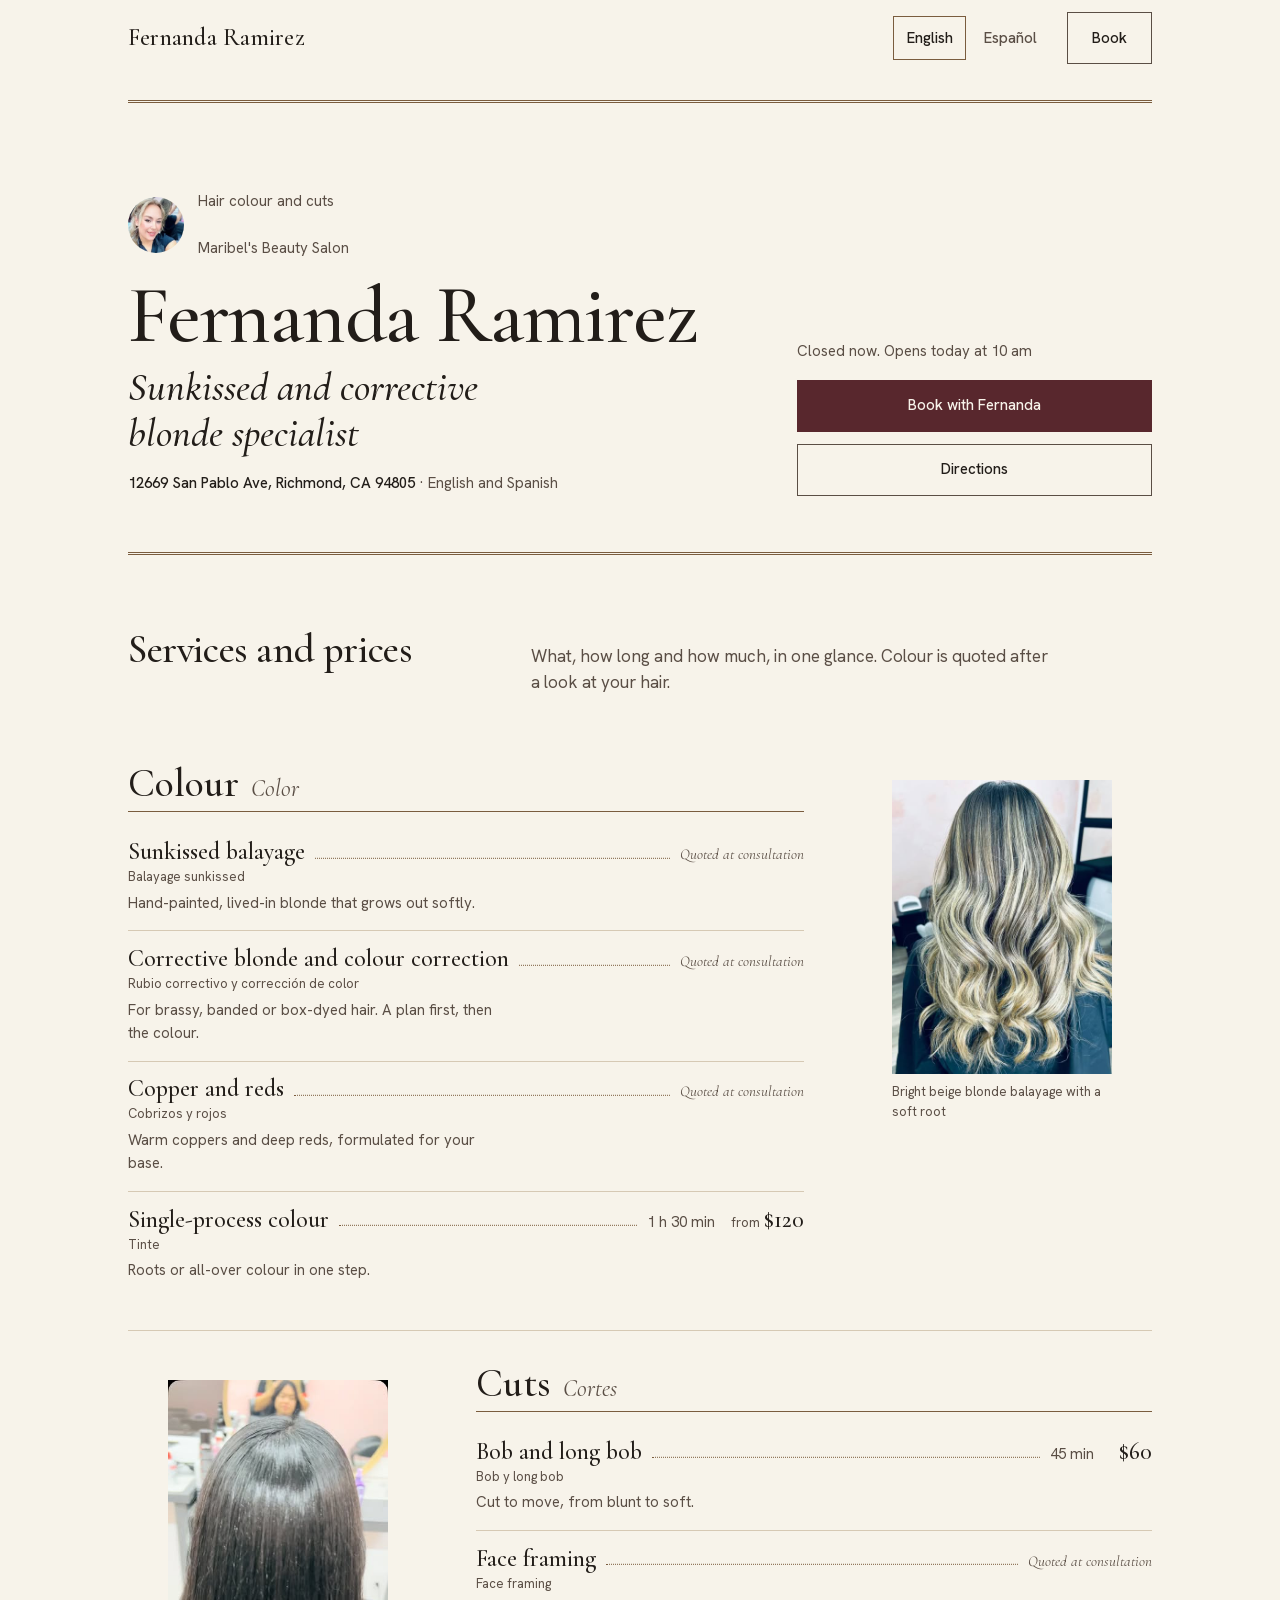
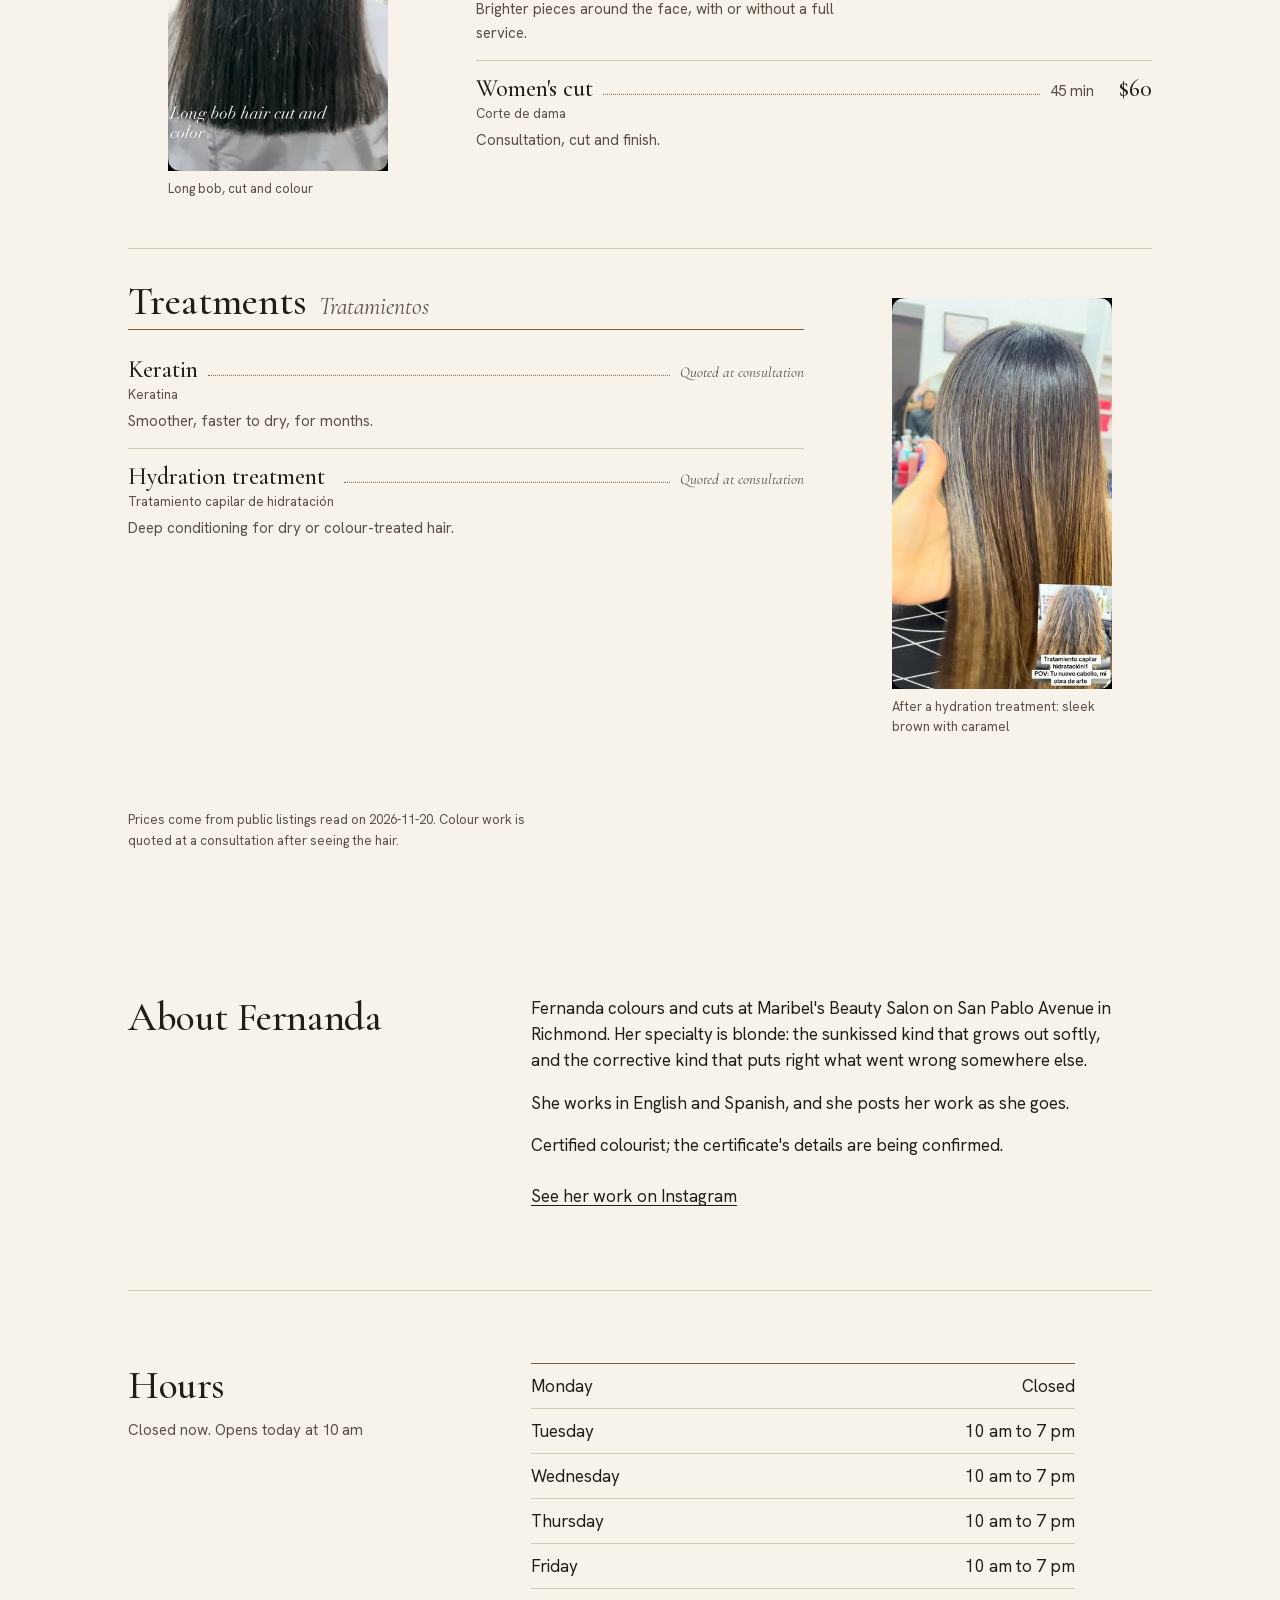
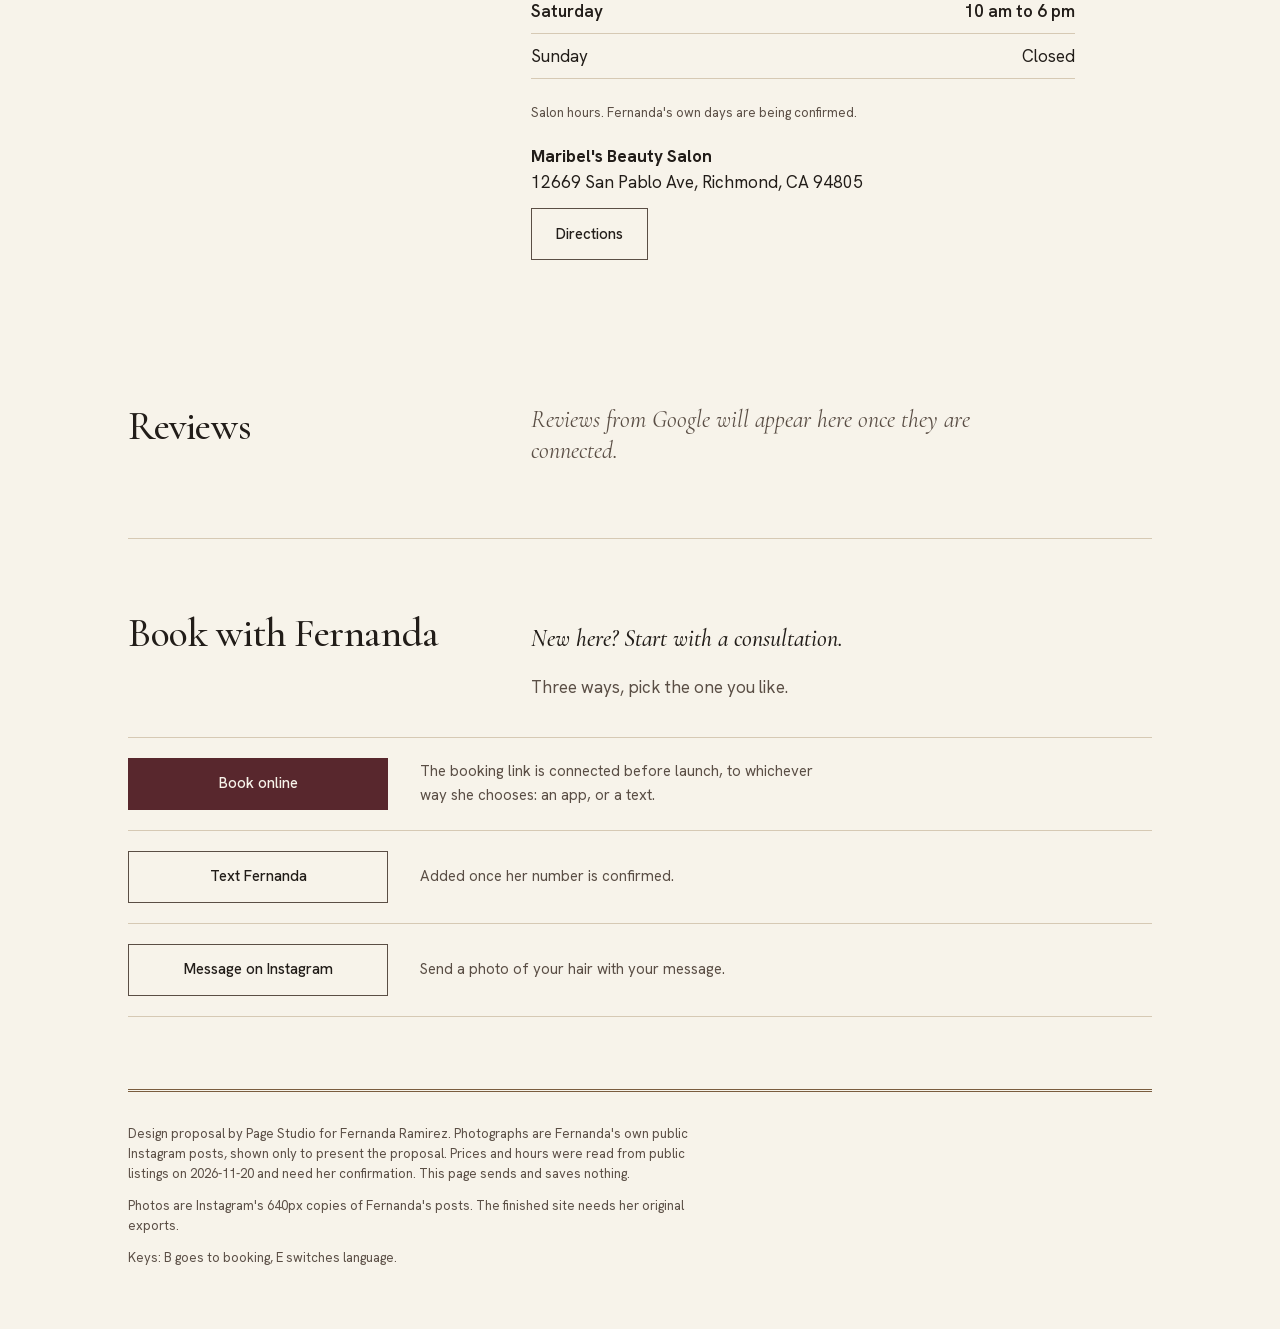
<file: d2-carta.html>
<!DOCTYPE html>
<html lang="en">
<head>
<meta charset="utf-8">
<meta name="robots" content="noindex, nofollow">
<meta name="viewport" content="width=device-width, initial-scale=1">
<title>Fernanda Ramirez, blonde specialist in Richmond, CA · Services and prices</title>
<meta name="description" content="Sunkissed and corrective blonde specialist at Maribel's Beauty Salon, 12669 San Pablo Ave, Richmond, CA. Cuts, colour and treatments, in English and Spanish. Book a consultation.">
<meta name="theme-color" content="#f7f3ea">
<link rel="stylesheet" href="fonts/fonts.css">
<script type="application/ld+json">
{"@context":"https://schema.org","@type":"HairSalon","name":"Fernanda Ramirez at Maribel's Beauty Salon","description":"Sunkissed and corrective blonde specialist. Precision cuts and colour in Richmond, California, in English and Spanish.","address":{"@type":"PostalAddress","streetAddress":"12669 San Pablo Ave","addressLocality":"Richmond","addressRegion":"CA","postalCode":"94805","addressCountry":"US"},"sameAs":["https://www.instagram.com/fernanda_hairbeuty/"],"knowsLanguage":["en","es"],"openingHoursSpecification":[{"@type":"OpeningHoursSpecification","dayOfWeek":["Tuesday","Wednesday","Thursday","Friday"],"opens":"10:00","closes":"19:00"},{"@type":"OpeningHoursSpecification","dayOfWeek":"Saturday","opens":"10:00","closes":"18:00"}]}
</script>
<style>
:root{
  --ivory:#f7f3ea; --ivory-2:#efe8da; --ink:#221d19; --ink-2:#5a4e45; --rule:#7a5c3e; --rule-soft:#d6c9b4; --burgundy:#58272d;
  --serif:"Cormorant Garamond", Georgia, serif; --sans:"Hanken Grotesk", system-ui, sans-serif;
  --fs-1:clamp(2.75rem, 1.9rem + 4vw, 5.25rem);
  --fs-2:clamp(1.75rem, 1.4rem + 1.4vw, 2.5rem);
  --fs-3:clamp(1.25rem, 1.1rem + .5vw, 1.5rem);
  --fs-4:1.0625rem; --fs-5:.9375rem; --fs-6:.8125rem;
  --pad:clamp(1.25rem, 4vw, 3rem); --ease:cubic-bezier(.16,1,.3,1);
}
*{box-sizing:border-box} html{-webkit-text-size-adjust:100%}
body{margin:0;background:var(--ivory);color:var(--ink);font:400 var(--fs-4)/1.55 var(--sans);font-feature-settings:"tnum"}
img{display:block;max-width:100%;height:auto}
a{color:inherit}
:focus-visible{outline:2px solid var(--burgundy);outline-offset:3px}
.skip{position:absolute;left:-999px;top:0;background:var(--burgundy);color:var(--ivory);padding:.75rem 1rem;z-index:10;text-decoration:none}
.skip:focus{left:1rem;top:1rem}
.wrap{max-width:1120px;margin-inline:auto;padding-inline:var(--pad)}

/* top bar */
.topbar{display:flex;align-items:center;justify-content:space-between;gap:1rem;padding-block:.75rem}
@media (max-width:479px){.brand{white-space:nowrap} .toggle{padding:0 .55rem}}
.brand{display:inline-flex;align-items:center;min-height:44px;font:500 var(--fs-3)/1 var(--serif);text-decoration:none;letter-spacing:.01em}
.more{display:inline-flex;align-items:center;min-height:44px;text-underline-offset:.2em}
.tools{display:flex;align-items:center;gap:.25rem}
.toggle{min-height:44px;min-width:44px;padding:0 .8rem;border:1px solid transparent;background:transparent;color:var(--ink-2);font:500 var(--fs-5)/1 var(--sans);cursor:pointer}
.toggle[aria-pressed="true"]{color:var(--ink);border-color:var(--rule)}
.topbar .topbook{display:none}
@media (min-width:720px){.topbar .topbook{display:inline-flex;margin-left:.75rem}}

/* buttons */
.act{display:inline-flex;align-items:center;justify-content:center;gap:.5rem;min-height:52px;padding:0 1.5rem;border:1px solid var(--burgundy);background:var(--burgundy);color:var(--ivory);font:500 var(--fs-5)/1.1 var(--sans);text-decoration:none;text-align:center}
.act:hover{background:#4a1f26;border-color:#4a1f26}
.ghost{background:transparent;color:var(--ink);border-color:var(--ink-2)}
.ghost:hover{background:var(--ivory-2);border-color:var(--ink-2)}
@media (max-width:719px){.act{min-height:56px;width:100%}}

/* cover */
.cover{padding-block:clamp(2rem,6vw,4.5rem) clamp(2rem,5vw,3.5rem);border-top:3px double var(--rule);border-bottom:3px double var(--rule);margin-top:1.5rem;display:grid;gap:1.5rem 3rem;grid-template-columns:minmax(0,1fr)}
@media (min-width:900px){.cover{grid-template-columns:minmax(0,7fr) minmax(0,4fr);align-items:end}}
.kicker{display:flex;align-items:center;gap:.9rem;color:var(--ink-2);font-size:var(--fs-5)}
.kicker img{width:56px;height:56px;border-radius:50%;object-fit:cover;flex:none}
.kicker span{display:block}
h1{font:500 var(--fs-1)/1 var(--serif);margin:0 0 .5rem;letter-spacing:-.015em;text-wrap:balance}
.position{font:500 italic var(--fs-2)/1.15 var(--serif);margin:0 0 1rem;max-width:22ch;text-wrap:balance}
.where{margin:0;color:var(--ink-2);font-size:var(--fs-5)}
.where b{font-weight:500;color:var(--ink)}
.cover-acts{display:grid;gap:.75rem;grid-template-columns:1fr;align-content:end}
@media (min-width:480px) and (max-width:899px){.cover-acts{grid-template-columns:auto auto;justify-content:start}}
.open{font-size:var(--fs-5);color:var(--ink-2);margin:0 0 .25rem}
.open[data-open="yes"]{color:var(--ink)}
.open[data-open="yes"]::before{content:"";display:inline-block;width:.5em;height:.5em;background:var(--rule);margin-right:.5em;vertical-align:.05em}

/* sections */
section{padding-block:clamp(2.5rem,6vw,4.5rem)}
section + section{border-top:1px solid var(--rule-soft)}
.sec-head{display:grid;gap:.5rem 3rem;margin-bottom:clamp(1.25rem,3vw,2.25rem)}
@media (min-width:900px){.sec-head{grid-template-columns:minmax(0,4fr) minmax(0,7fr);align-items:baseline}}
h2{font:500 var(--fs-2)/1.1 var(--serif);margin:0;letter-spacing:-.01em}
.lede{margin:0;color:var(--ink-2);max-width:52ch}

/* the carta */
.group{display:grid;gap:1.5rem 3rem;grid-template-columns:minmax(0,1fr);padding-block:clamp(1.25rem,3vw,2rem)}
.group + .group{border-top:1px solid var(--rule-soft)}
@media (min-width:900px){
  .group{grid-template-columns:minmax(0,1fr) 300px;align-items:start}
  .group.alt{grid-template-columns:300px minmax(0,1fr)}
  .group.alt .list{order:2} .group.alt .plate{order:1}
}
.list{margin:0;padding:0;list-style:none}
.gname{display:flex;align-items:baseline;gap:.75rem;margin:0 0 .75rem;border-bottom:1px solid var(--rule);padding-bottom:.5rem}
.gname .g{font:500 var(--fs-2)/1 var(--serif)}
.gname .g2{font:400 italic var(--fs-3)/1 var(--serif);color:var(--ink-2)}
html[lang="es"] .gname .g[data-lang="en"]{order:2;font:400 italic var(--fs-3)/1 var(--serif);color:var(--ink-2)}
html[lang="es"] .gname .g2[data-lang="es"]{order:1;font:500 var(--fs-2)/1 var(--serif);color:var(--ink)}
.row{display:grid;grid-template-columns:auto minmax(1.5rem,1fr) auto;grid-template-areas:"names leader meta" "line line line";align-items:baseline;column-gap:.6rem;padding-block:.8rem .95rem;border-bottom:1px solid var(--rule-soft)}
.row:last-child{border-bottom:0}
.names{grid-area:names;display:flex;flex-direction:column;min-width:0}
.name{display:block}
.name[data-lang="en"]{order:0;font:500 var(--fs-3)/1.15 var(--serif)}
.name[data-lang="es"]{order:1;font:400 var(--fs-6)/1.4 var(--sans);color:var(--ink-2);margin-top:.15rem}
html[lang="es"] .name[data-lang="es"]{order:0;font:500 var(--fs-3)/1.15 var(--serif);color:var(--ink);margin-top:0}
html[lang="es"] .name[data-lang="en"]{order:1;font:400 var(--fs-6)/1.4 var(--sans);color:var(--ink-2);margin-top:.15rem}
.leader{grid-area:leader;border-bottom:1px dotted var(--rule);font-size:var(--fs-3);line-height:1.15;align-self:baseline;transform:translateY(-.3em)}
.meta{grid-area:meta;display:flex;gap:1rem;align-items:baseline;white-space:nowrap;font-size:var(--fs-5)}
.dur{color:var(--ink-2)} .price{font:500 var(--fs-3)/1.15 var(--serif);min-width:3.5ch;text-align:right}
.price .pre{font:400 var(--fs-6)/1 var(--sans);color:var(--ink-2);margin-right:.25em}
.consult{font:400 italic var(--fs-5)/1.2 var(--serif);color:var(--ink-2)}
.line{grid-area:line;margin:.35rem 0 0;color:var(--ink-2);font-size:var(--fs-5);max-width:48ch}
@media (max-width:599px){
  .row{grid-template-columns:minmax(1rem,1fr) auto;grid-template-areas:"names names" "leader meta" "line line";row-gap:.2rem}
  .leader{transform:translateY(-.45em)}
}
.plate img{width:100%;height:auto}
.plate figcaption{margin-top:.5rem;color:var(--ink-2);font-size:var(--fs-6)}
@media (max-width:899px){.plate{max-width:min(62%,320px)}}
.note{margin:1.5rem 0 0;color:var(--ink-2);font-size:var(--fs-6);max-width:60ch}

/* about, hours, reviews, book */
.two{display:grid;gap:1rem 3rem;grid-template-columns:minmax(0,1fr)}
@media (min-width:900px){.two{grid-template-columns:minmax(0,4fr) minmax(0,7fr)}}
.prose p{margin:0 0 1rem;max-width:58ch}
.prose p:last-child{margin-bottom:0}
.hours{margin:0;max-width:34rem}
.hrow{display:flex;justify-content:space-between;gap:1rem;padding-block:.55rem;border-bottom:1px solid var(--rule-soft)}
.hrow:first-child{border-top:1px solid var(--rule)}
.hrow.today .hday,.hrow.today .hval{font-weight:600}
.hval{font-feature-settings:"tnum"}
.addr{margin:1.25rem 0 0}
.addr p{margin:0 0 .75rem}
.empty{font:400 italic var(--fs-3)/1.3 var(--serif);color:var(--ink-2);margin:0;max-width:40ch}
.ways{margin:0;padding:0;list-style:none;display:grid;gap:0}
.way{display:grid;gap:.75rem 2rem;grid-template-columns:minmax(0,1fr);padding-block:1.25rem;border-top:1px solid var(--rule-soft);align-items:center}
.way:last-child{border-bottom:1px solid var(--rule-soft)}
@media (min-width:720px){.way{grid-template-columns:260px minmax(0,1fr)}}
.way p{margin:0;color:var(--ink-2);font-size:var(--fs-5);max-width:52ch}
.new{margin:0 0 1.25rem;font:500 italic var(--fs-3)/1.3 var(--serif)}

.pair{display:contents}
.print-only{display:none}
footer{border-top:3px double var(--rule);padding-block:2rem 3rem;color:var(--ink-2);font-size:var(--fs-6)}
footer p{margin:0 0 .75rem;max-width:80ch}

/* reveal */
html.js:not(.ready) .reveal{opacity:0;transform:translateY(10px)}
html.ready .reveal{opacity:1;transform:none;transition:opacity .8s var(--ease),transform .8s var(--ease);transition-delay:calc(var(--i,0) * 90ms)}
@media (prefers-reduced-motion:reduce){html.js:not(.ready) .reveal{opacity:1;transform:none} html.ready .reveal{transition:none}}

/* print: one clean carta */
@media print{
  @page{size:Letter;margin:10mm 12mm}
  :root{--ivory:#fff;--ivory-2:#fff;--ink:#111;--ink-2:#333;--rule:#111;--rule-soft:#aaa;--burgundy:#111;
        --fs-1:22pt;--fs-2:13pt;--fs-3:11pt;--fs-4:9.5pt;--fs-5:9.5pt;--fs-6:9pt}
  body{background:#fff;color:#111;font-size:9.5pt;line-height:1.28}
  .topbar,.plate,.skip,.topbook,.cover-acts,.empty-sec,.open,footer .keys,.screen-only,[data-hours]{display:none !important}
  .print-only{display:block}
  .hours-compact{margin:0;font-size:9.5pt;line-height:1.3}
  .wrap{max-width:none;padding:0}
  .cover{margin-top:0;padding-block:3mm 3mm;gap:0;grid-template-columns:1fr;border-top-width:2px;border-bottom-width:2px}
  .kicker{margin:0 0 1mm;display:block} .kicker img{display:none}
  .kicker span span{display:inline} .kicker br{display:none} .kicker span span + span::before{content:" · "}
  h1{margin-bottom:0;line-height:1.05} .position{margin-bottom:1mm;max-width:none;line-height:1.1}
  .act{min-height:0;padding:0;border:0;background:none;color:#111;font-weight:600;width:auto;justify-content:start}
  section{padding-block:2.2mm;break-inside:auto}
  section + section{border-top-color:#111}
  .pair{display:grid;grid-template-columns:1fr 1fr;gap:0 8mm;border-top:1px solid #111}
  .pair section{border-top:0 !important;padding-block:2.2mm}
  .prose p{max-width:none}
  .line{max-width:none}
  .pair .two{grid-template-columns:1fr;gap:1mm}
  .pair .hours{max-width:none}
  .sec-head{margin-bottom:1.5mm;grid-template-columns:1fr 2fr;gap:0 8mm;display:grid;align-items:baseline}
  .groups{column-count:2;column-gap:10mm;column-rule:1px solid #aaa}
  .group{padding-block:0 3mm;gap:0;display:block;break-inside:avoid}
  .group + .group{border-top:0}
  .gname{margin-bottom:1mm;padding-bottom:.5mm}
  .row{padding-block:1.2mm 1.4mm;break-inside:avoid;column-gap:2mm}
  .line{margin-top:.3mm;line-height:1.25}
  .note{margin-top:2mm}
  .hrow{padding-block:.8mm}
  .two{grid-template-columns:1fr 2fr;gap:0 8mm;display:grid}
  .prose p{margin-bottom:1.5mm}
  .addr{margin-top:2mm}
  .ways{display:grid;grid-template-columns:1fr 1fr 1fr;gap:0 6mm}
  .way{padding-block:1mm;grid-template-columns:1fr;border-top:1px solid #aaa;border-bottom:0 !important;align-items:start;gap:1mm}
  .way[data-url]::after{content:attr(data-url);font-size:9pt;color:#333}
  footer{padding-block:2mm 0;border-top-width:2px;font-size:9pt;line-height:1.25}
  footer p{margin-bottom:.8mm;max-width:none}
  .row{padding-block:1mm 1.1mm}
  .hrow{padding-block:.6mm}
  .addr{margin-top:1.5mm} .addr p{margin-bottom:.8mm}
  .new{margin-bottom:0}
  html.js:not(.ready) .reveal{opacity:1;transform:none}
}
</style>
</head>
<body>
<a class="skip" href="#carta">Skip to the services</a>
<div class="wrap">
  <header class="topbar">
    <a class="brand" href="#top" data-from="person.name">Fernanda Ramirez</a>
    <div class="tools" role="group" aria-label="Language">
      <button class="toggle" type="button" data-lang-toggle="en" aria-pressed="true" lang="en">English</button>
      <button class="toggle" type="button" data-lang-toggle="es" aria-pressed="false" lang="es">Español</button>
      <a class="act ghost topbook" href="#book" data-t="book_short">Book</a>
    </div>
  </header>

  <main id="top">
    <div class="cover">
      <div>
        <p class="kicker reveal" style="--i:0">
          <img src="img/fernanda.jpg" width="56" height="56" alt="" data-from="avatar.en" data-from-attr="alt">
          <span><span data-t="cover_kicker">Hair colour and cuts</span><br><span data-from="salon.name">Maribel's Beauty Salon</span></span>
        </p>
        <h1 class="reveal" style="--i:1" data-from="person.name">Fernanda Ramirez</h1>
        <p class="position reveal" style="--i:2" data-from="person.position_en">Sunkissed and corrective blonde specialist</p>
        <p class="where reveal" style="--i:3"><b data-from="salon.address_line">12669 San Pablo Ave, Richmond, CA 94805</b> · <span data-from="person.languages_en">English and Spanish</span></p>
      </div>
      <div class="cover-acts reveal" style="--i:4">
        <p class="open" data-open-now></p>
        <a class="act" href="#book" data-t="book">Book with Fernanda</a>
        <a class="act ghost" href="https://maps.apple.com/?q=12669+San+Pablo+Ave+Richmond+CA+94805" data-t="directions">Directions</a>
      </div>
    </div>

    <section id="carta" aria-labelledby="carta-h">
      <div class="sec-head">
        <h2 id="carta-h" data-t="carta_h">Services and prices</h2>
        <p class="lede" data-t="carta_intro">What, how long and how much, in one glance. Colour is quoted after a look at your hair.</p>
      </div>

      <div class="groups">
      <div class="group">
        <ul class="list" aria-label="Colour">
          <li class="gname" aria-hidden="true"><span class="g" data-lang="en" lang="en">Colour</span><span class="g2" data-lang="es" lang="es">Color</span></li>
          <li class="row">
            <div class="names"><span class="name" data-lang="en" lang="en" data-from="services.groups.0.items.0.en">Sunkissed balayage</span><span class="name" data-lang="es" lang="es" data-from="services.groups.0.items.0.es">Balayage sunkissed</span></div>
            <span class="leader" aria-hidden="true">&nbsp;</span>
            <span class="meta"><span class="consult" data-t="consult">Quoted at consultation</span></span>
            <p class="line" data-from="services.groups.0.items.0.line_en">Hand-painted, lived-in blonde that grows out softly.</p>
          </li>
          <li class="row">
            <div class="names"><span class="name" data-lang="en" lang="en" data-from="services.groups.0.items.1.en">Corrective blonde and colour correction</span><span class="name" data-lang="es" lang="es" data-from="services.groups.0.items.1.es">Rubio correctivo y corrección de color</span></div>
            <span class="leader" aria-hidden="true">&nbsp;</span>
            <span class="meta"><span class="consult" data-t="consult">Quoted at consultation</span></span>
            <p class="line" data-from="services.groups.0.items.1.line_en">For brassy, banded or box-dyed hair. A plan first, then the colour.</p>
          </li>
          <li class="row">
            <div class="names"><span class="name" data-lang="en" lang="en" data-from="services.groups.0.items.2.en">Copper and reds</span><span class="name" data-lang="es" lang="es" data-from="services.groups.0.items.2.es">Cobrizos y rojos</span></div>
            <span class="leader" aria-hidden="true">&nbsp;</span>
            <span class="meta"><span class="consult" data-t="consult">Quoted at consultation</span></span>
            <p class="line" data-from="services.groups.0.items.2.line_en">Warm coppers and deep reds, formulated for your base.</p>
          </li>
          <li class="row">
            <div class="names"><span class="name" data-lang="en" lang="en" data-from="services.groups.0.items.3.en">Single-process colour</span><span class="name" data-lang="es" lang="es" data-from="services.groups.0.items.3.es">Tinte</span></div>
            <span class="leader" aria-hidden="true">&nbsp;</span>
            <span class="meta"><span class="dur">1 h 30 min</span><span class="price"><span class="pre" data-from="services.groups.0.items.3.price_prefix_en">from</span>$120</span></span>
            <p class="line" data-from="services.groups.0.items.3.line_en">Roots or all-over colour in one step.</p>
          </li>
        </ul>
        <figure class="plate reveal" style="--i:1">
          <img src="img/work-04.jpg" width="480" height="640" loading="lazy" alt="Bright beige blonde balayage with a soft root" data-t="cap_color" data-t-attr="alt">
          <figcaption data-t="cap_color">Bright beige blonde balayage with a soft root</figcaption>
        </figure>
      </div>

      <div class="group alt">
        <ul class="list" aria-label="Cuts">
          <li class="gname" aria-hidden="true"><span class="g" data-lang="en" lang="en">Cuts</span><span class="g2" data-lang="es" lang="es">Cortes</span></li>
          <li class="row">
            <div class="names"><span class="name" data-lang="en" lang="en" data-from="services.groups.1.items.0.en">Bob and long bob</span><span class="name" data-lang="es" lang="es" data-from="services.groups.1.items.0.es">Bob y long bob</span></div>
            <span class="leader" aria-hidden="true">&nbsp;</span>
            <span class="meta"><span class="dur">45 min</span><span class="price">$60</span></span>
            <p class="line" data-from="services.groups.1.items.0.line_en">Cut to move, from blunt to soft.</p>
          </li>
          <li class="row">
            <div class="names"><span class="name" data-lang="en" lang="en" data-from="services.groups.1.items.1.en">Face framing</span><span class="name" data-lang="es" lang="es" data-from="services.groups.1.items.1.es">Face framing</span></div>
            <span class="leader" aria-hidden="true">&nbsp;</span>
            <span class="meta"><span class="consult" data-t="consult">Quoted at consultation</span></span>
            <p class="line" data-from="services.groups.1.items.1.line_en">Brighter pieces around the face, with or without a full service.</p>
          </li>
          <li class="row">
            <div class="names"><span class="name" data-lang="en" lang="en" data-from="services.groups.1.items.2.en">Women's cut</span><span class="name" data-lang="es" lang="es" data-from="services.groups.1.items.2.es">Corte de dama</span></div>
            <span class="leader" aria-hidden="true">&nbsp;</span>
            <span class="meta"><span class="dur">45 min</span><span class="price">$60</span></span>
            <p class="line" data-from="services.groups.1.items.2.line_en">Consultation, cut and finish.</p>
          </li>
        </ul>
        <figure class="plate reveal" style="--i:1">
          <img src="img/work-12.jpg" width="360" height="640" loading="lazy" alt="Long bob, cut and colour" data-t="cap_cuts" data-t-attr="alt">
          <figcaption data-t="cap_cuts">Long bob, cut and colour</figcaption>
        </figure>
      </div>

      <div class="group">
        <ul class="list" aria-label="Treatments">
          <li class="gname" aria-hidden="true"><span class="g" data-lang="en" lang="en">Treatments</span><span class="g2" data-lang="es" lang="es">Tratamientos</span></li>
          <li class="row">
            <div class="names"><span class="name" data-lang="en" lang="en" data-from="services.groups.2.items.0.en">Keratin</span><span class="name" data-lang="es" lang="es" data-from="services.groups.2.items.0.es">Keratina</span></div>
            <span class="leader" aria-hidden="true">&nbsp;</span>
            <span class="meta"><span class="consult" data-t="consult">Quoted at consultation</span></span>
            <p class="line" data-from="services.groups.2.items.0.line_en">Smoother, faster to dry, for months.</p>
          </li>
          <li class="row">
            <div class="names"><span class="name" data-lang="en" lang="en" data-from="services.groups.2.items.1.en">Hydration treatment</span><span class="name" data-lang="es" lang="es" data-from="services.groups.2.items.1.es">Tratamiento capilar de hidratación</span></div>
            <span class="leader" aria-hidden="true">&nbsp;</span>
            <span class="meta"><span class="consult" data-t="consult">Quoted at consultation</span></span>
            <p class="line" data-from="services.groups.2.items.1.line_en">Deep conditioning for dry or colour-treated hair.</p>
          </li>
        </ul>
        <figure class="plate reveal" style="--i:1">
          <img src="img/work-08.jpg" width="360" height="640" loading="lazy" alt="After a hydration treatment: sleek brown with caramel" data-t="cap_treat" data-t-attr="alt">
          <figcaption data-t="cap_treat">After a hydration treatment: sleek brown with caramel</figcaption>
        </figure>
      </div>
      </div>

      <p class="note" data-from="services.note_en">Prices come from public listings read on 2026-11-20. Colour work is quoted at a consultation after seeing the hair.</p>
    </section>

    <div class="pair">
    <section id="about" aria-labelledby="about-h">
      <div class="two">
        <h2 id="about-h" data-t="about">About Fernanda</h2>
        <div class="prose">
          <p data-t="about_1">Fernanda colours and cuts at Maribel's Beauty Salon on San Pablo Avenue in Richmond. Her specialty is blonde: the sunkissed kind that grows out softly, and the corrective kind that puts right what went wrong somewhere else.</p>
          <p class="screen-only" data-t="about_2">She works in English and Spanish, and she posts her work as she goes.</p>
          <p data-t="about_cert">Certified colourist; the certificate's details are being confirmed.</p>
          <p><a class="more" href="https://www.instagram.com/fernanda_hairbeuty/" data-t="ig_link">See her work on Instagram</a></p>
        </div>
      </div>
    </section>

    <section id="hours" aria-labelledby="hours-h">
      <div class="two">
        <div>
          <h2 id="hours-h" data-t="hours">Hours</h2>
          <p class="open" data-open-now style="margin-top:.75rem"></p>
        </div>
        <div>
          <div class="hours" data-hours></div>
          <p class="hours-compact print-only" data-hours-compact></p>
          <p class="note" data-t="hours_note">Salon hours. Fernanda's own days are being confirmed.</p>
          <div class="addr">
            <p><b data-from="salon.name">Maribel's Beauty Salon</b><br><span data-from="salon.address_line">12669 San Pablo Ave, Richmond, CA 94805</span></p>
            <a class="act ghost" href="https://maps.apple.com/?q=12669+San+Pablo+Ave+Richmond+CA+94805" data-t="directions">Directions</a>
          </div>
        </div>
      </div>
    </section>
    </div>

    <section id="reviews" aria-labelledby="reviews-h" class="empty-sec">
      <div class="two">
        <h2 id="reviews-h" data-t="reviews">Reviews</h2>
        <p class="empty" data-t="reviews_empty">Reviews from Google will appear here once they are connected.</p>
      </div>
    </section>

    <section id="book" aria-labelledby="book-h">
      <div class="sec-head">
        <h2 id="book-h" data-t="book">Book with Fernanda</h2>
        <div>
          <p class="new" data-t="new_here">New here? Start with a consultation.</p>
          <p class="lede" data-t="book_intro">Three ways, pick the one you like.</p>
        </div>
      </div>
      <ul class="ways">
        <li class="way">
          <a class="act" href="#book" data-t="book_online">Book online</a>
          <p data-t="slot_book">The booking link is connected before launch, to whichever way she chooses: an app, or a text.</p>
        </li>
        <li class="way">
          <a class="act ghost" href="#book" data-t="text">Text Fernanda</a>
          <p data-t="slot_text">Added once her number is confirmed.</p>
        </li>
        <li class="way" data-url="instagram.com/fernanda_hairbeuty">
          <a class="act ghost" href="https://ig.me/m/fernanda_hairbeuty" data-t="dm">Message on Instagram</a>
          <p data-t="dm_line">Send a photo of your hair with your message.</p>
        </li>
      </ul>
    </section>
  </main>

  <footer>
    <p data-t="disclosure">Design proposal by Page Studio for Fernanda Ramirez. Photographs are Fernanda's own public Instagram posts, shown only to present the proposal. Prices and hours were read from public listings on 2026-11-20 and need her confirmation. This page sends and saves nothing.</p>
    <p data-t="img_limit">Photos are Instagram's 640px copies of Fernanda's posts. The finished site needs her original exports.</p>
    <p class="keys" data-t="keys">Keys: B goes to booking, E switches language.</p>
  </footer>
</div>

<script src="data.js"></script>
<script>
window.__T__ = {
  cover_kicker: { en: "Hair colour and cuts", es: "Color y cortes" },
  carta_h:      { en: "Services and prices", es: "Servicios y precios" },
  carta_intro:  { en: "What, how long and how much, in one glance. Colour is quoted after a look at your hair.",
                  es: "Qué, cuánto tiempo y cuánto cuesta, de un vistazo. El color se cotiza después de ver tu cabello." },
  book_online:  { en: "Book online", es: "Reservar en línea" },
  cap_color:    { en: "Bright beige blonde balayage with a soft root", es: "Balayage rubio beige con raíz difuminada" },
  cap_cuts:     { en: "Long bob, cut and colour", es: "Long bob, corte y color" },
  cap_treat:    { en: "After a hydration treatment: sleek brown with caramel", es: "Después de un tratamiento de hidratación: castaño liso con caramelo" },
  about_1:      { en: "Fernanda colours and cuts at Maribel's Beauty Salon on San Pablo Avenue in Richmond. Her specialty is blonde: the sunkissed kind that grows out softly, and the corrective kind that puts right what went wrong somewhere else.",
                  es: "Fernanda hace color y cortes en Maribel's Beauty Salon, en la avenida San Pablo, en Richmond. Su especialidad es el rubio: el sunkissed que crece suave, y el correctivo que arregla lo que salió mal en otro lado." },
  about_2:      { en: "She works in English and Spanish, and she posts her work as she goes.",
                  es: "Atiende en español e inglés, y publica su trabajo conforme lo hace." },
  about_cert:   { en: "Certified colourist; the certificate's details are being confirmed.",
                  es: "Colorista certificada; los detalles del certificado están por confirmar." },
  ig_link:      { en: "See her work on Instagram", es: "Mira su trabajo en Instagram" },
  hours_note:   { en: "Salon hours. Fernanda's own days are being confirmed.",
                  es: "Horario del salón. Los días de Fernanda están por confirmar." },
  book_intro:   { en: "Three ways, pick the one you like.", es: "Tres maneras, escoge la que prefieras." },
  slot_book:    { en: "The booking link is connected before launch, to whichever way she chooses: an app, or a text.",
                  es: "El enlace de reservas se conecta antes del lanzamiento, a la vía que ella elija: una app o un mensaje de texto." },
  slot_text:    { en: "Added once her number is confirmed.", es: "Se agrega cuando se confirme su número." },
  dm_line:      { en: "Send a photo of your hair with your message.", es: "Manda una foto de tu cabello con tu mensaje." },
  img_limit:    { en: "Photos are Instagram's 640px copies of Fernanda's posts. The finished site needs her original exports.",
                  es: "Las fotos son las copias de 640px de Instagram. El sitio final necesita sus archivos originales." },
  keys:         { en: "Keys: B goes to booking, E switches language.", es: "Teclas: B va a reservar, E cambia el idioma." }
};
/* Print-only compact hours, worked out from the shared data so nothing is typed into the view. */
document.addEventListener('fh:lang', function (e) {
  var el = document.querySelector('[data-hours-compact]'); if (!el || !window.FH) return;
  var es = e.detail.lang === 'es', wk = (window.__DATA__.salon.hours || {}).week || [], runs = [], closed = [], i;
  for (i = 0; i < wk.length; i++) {
    var d = wk[i], name = es ? d.es : d.en;
    if (!d.open) { closed.push(es ? name.toLowerCase() : name); continue; }
    var last = runs[runs.length - 1];
    if (last && last.open === d.open && last.close === d.close && last.endIdx === i - 1) { last.end = name; last.endIdx = i; }
    else runs.push({ start: name, end: null, open: d.open, close: d.close, endIdx: i });
  }
  var parts = runs.map(function (r) {
    var days = r.end ? (es ? r.start + ' a ' + r.end.toLowerCase() : r.start + ' to ' + r.end) : r.start;
    return days + ' ' + window.FH.fmt(r.open, es ? 'es' : 'en') + (es ? ' a ' : ' to ') + window.FH.fmt(r.close, es ? 'es' : 'en');
  });
  if (closed.length) parts.push((es ? 'Cerrado ' : 'Closed ') + closed.join(es ? ' y ' : ' and '));
  el.textContent = parts.join(' · ');
});
</script>
<script src="core.js"></script>
</body>
</html>
</file>
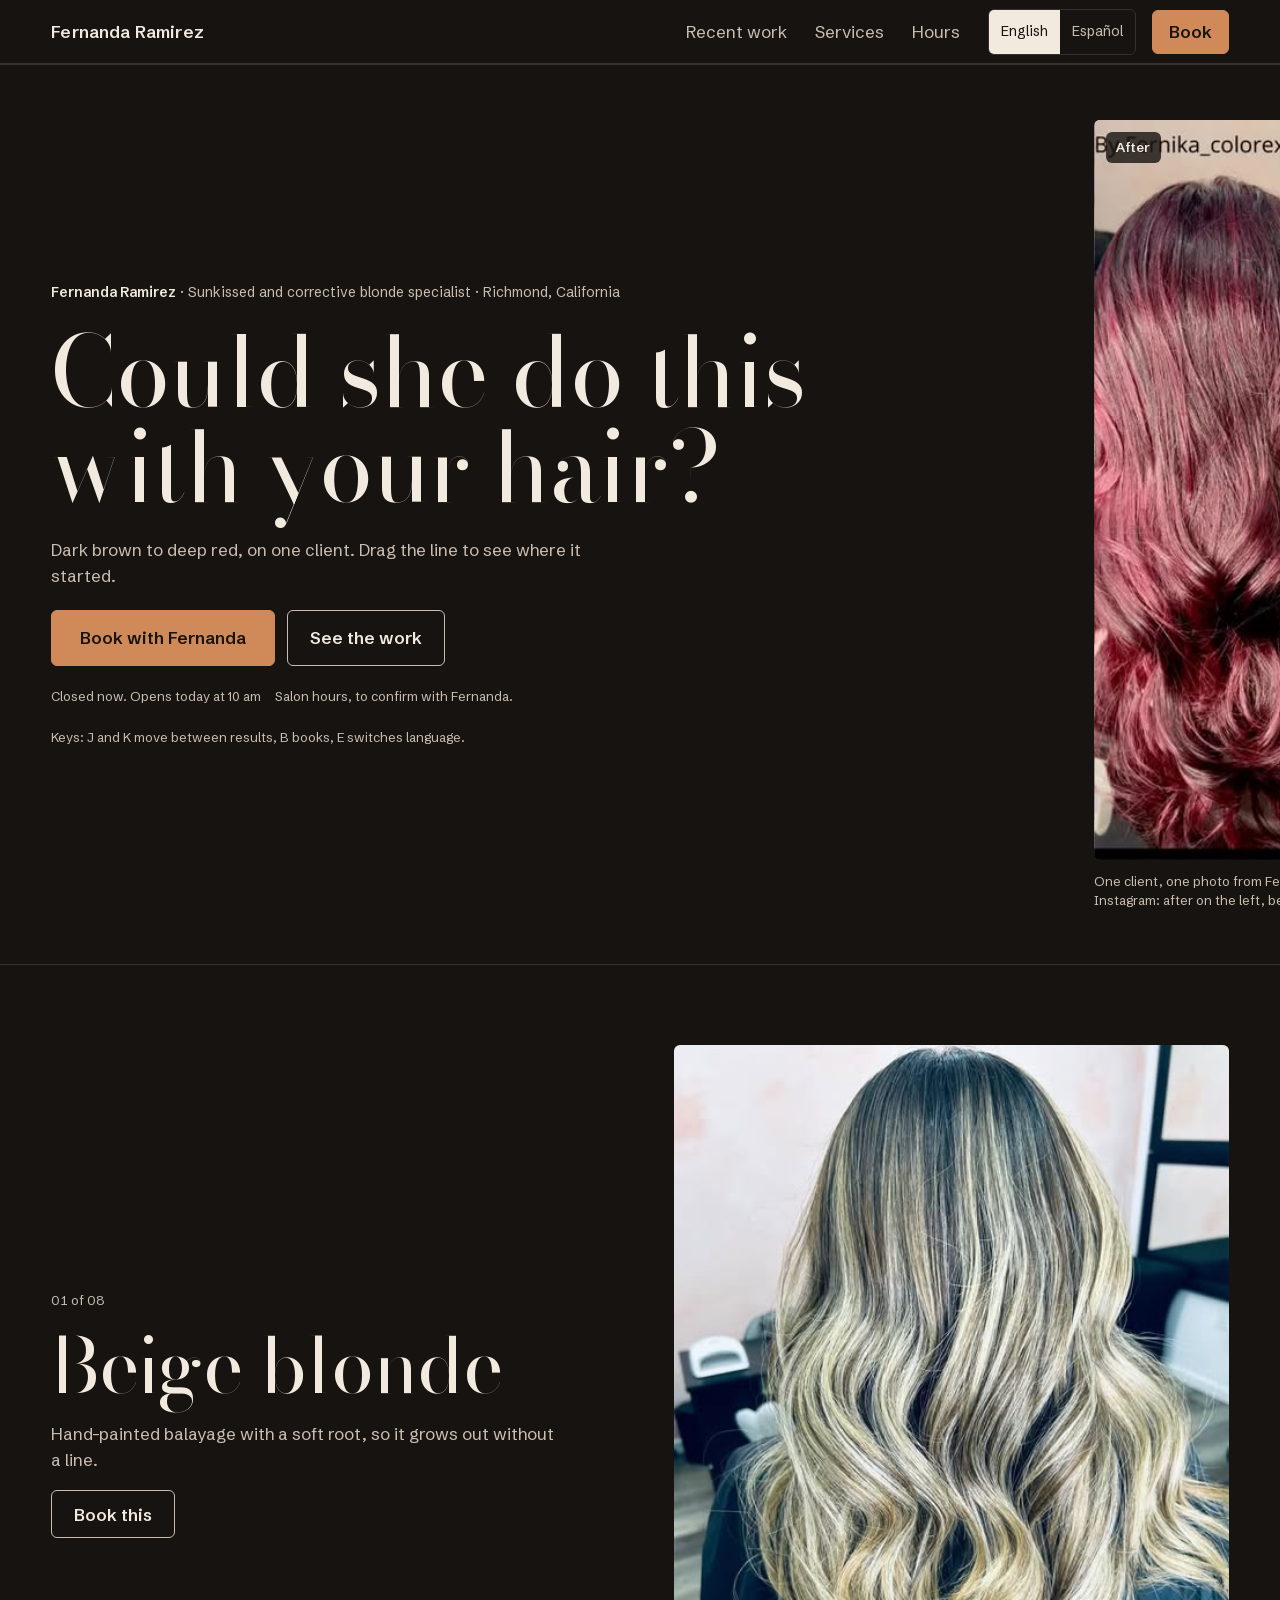
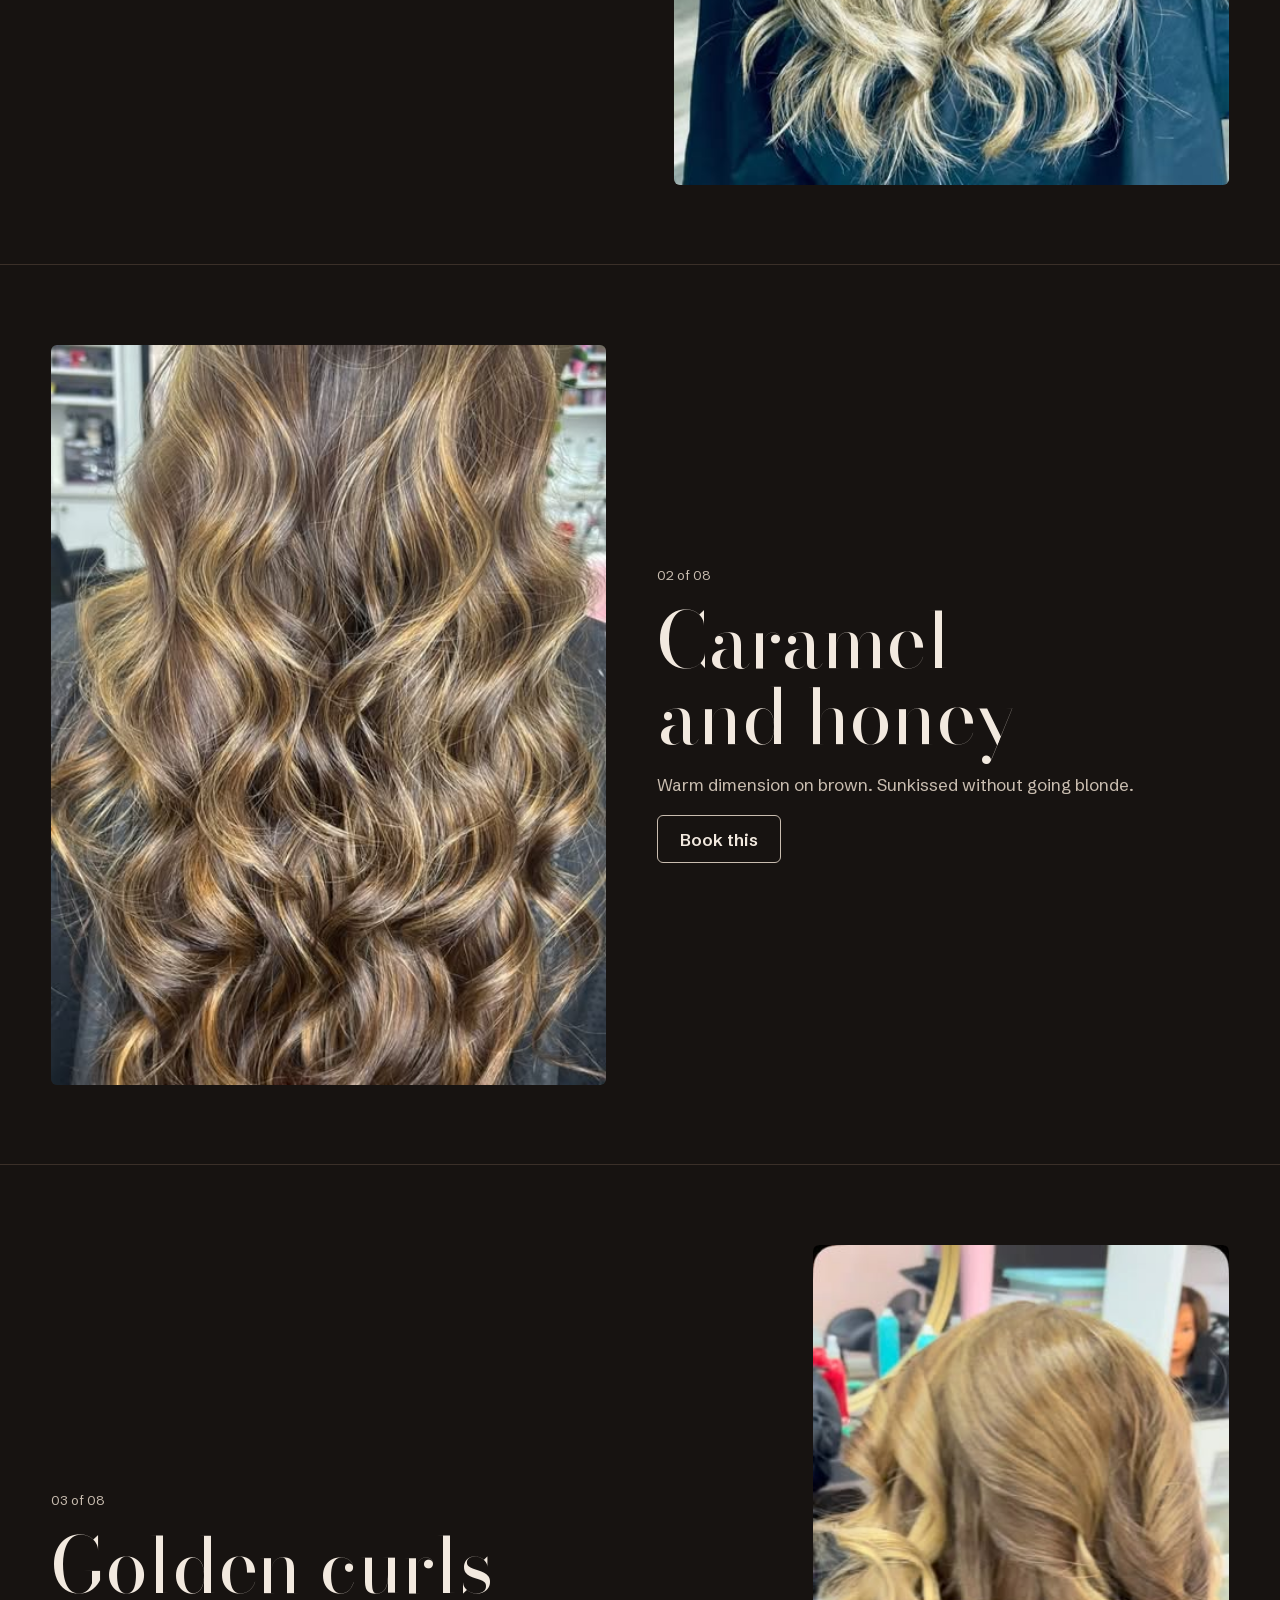
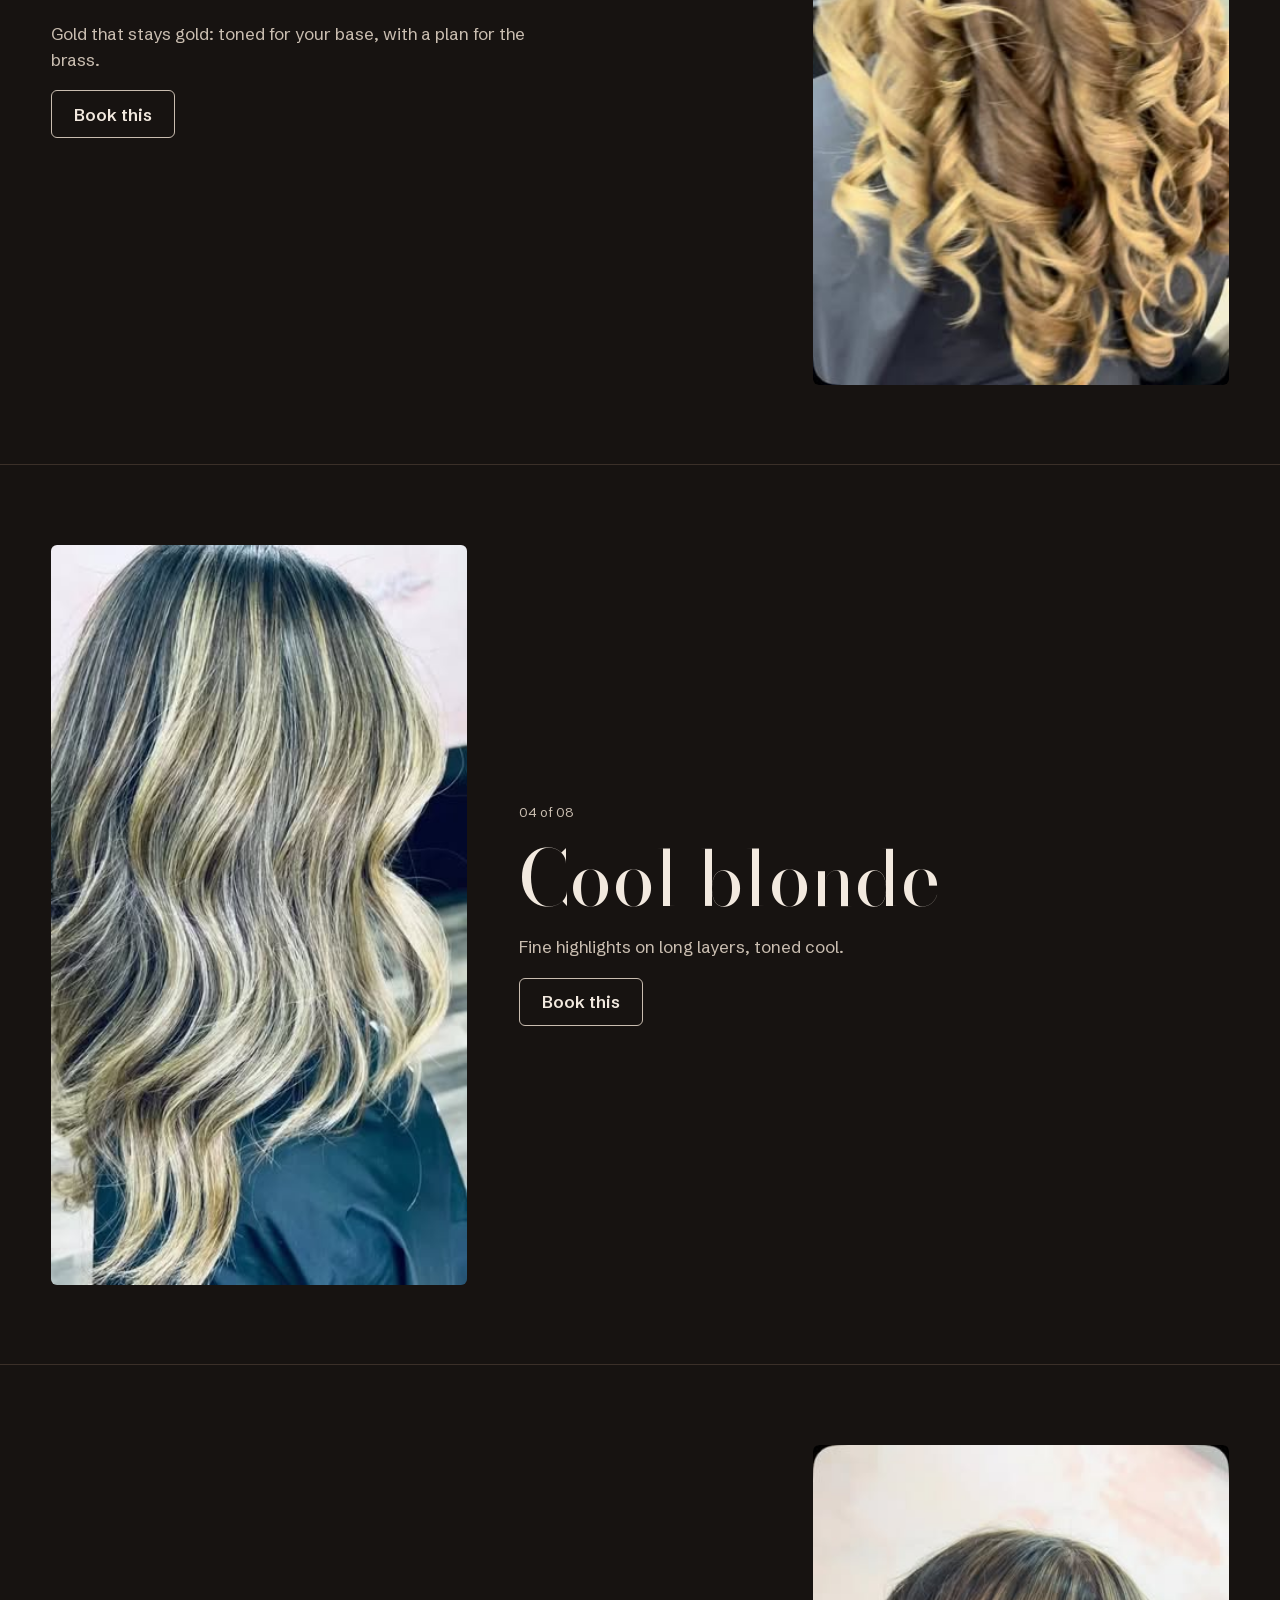
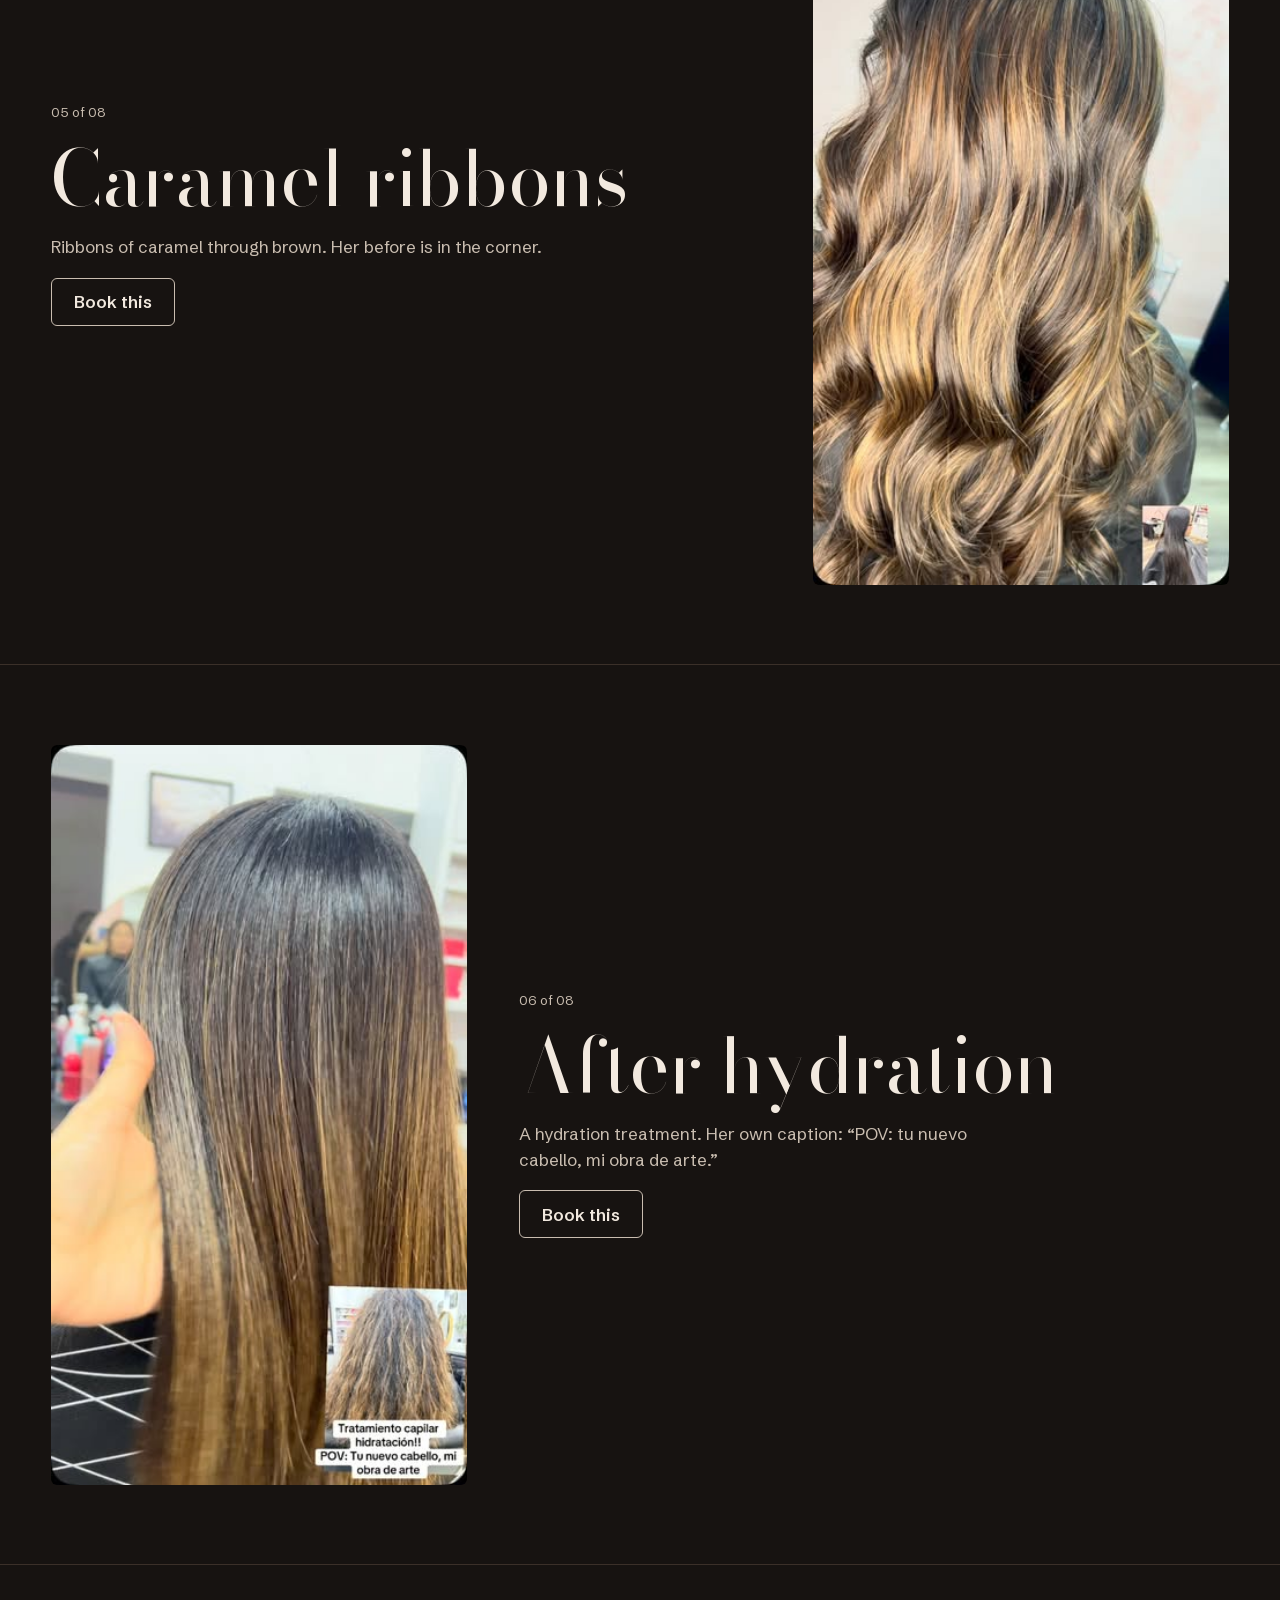
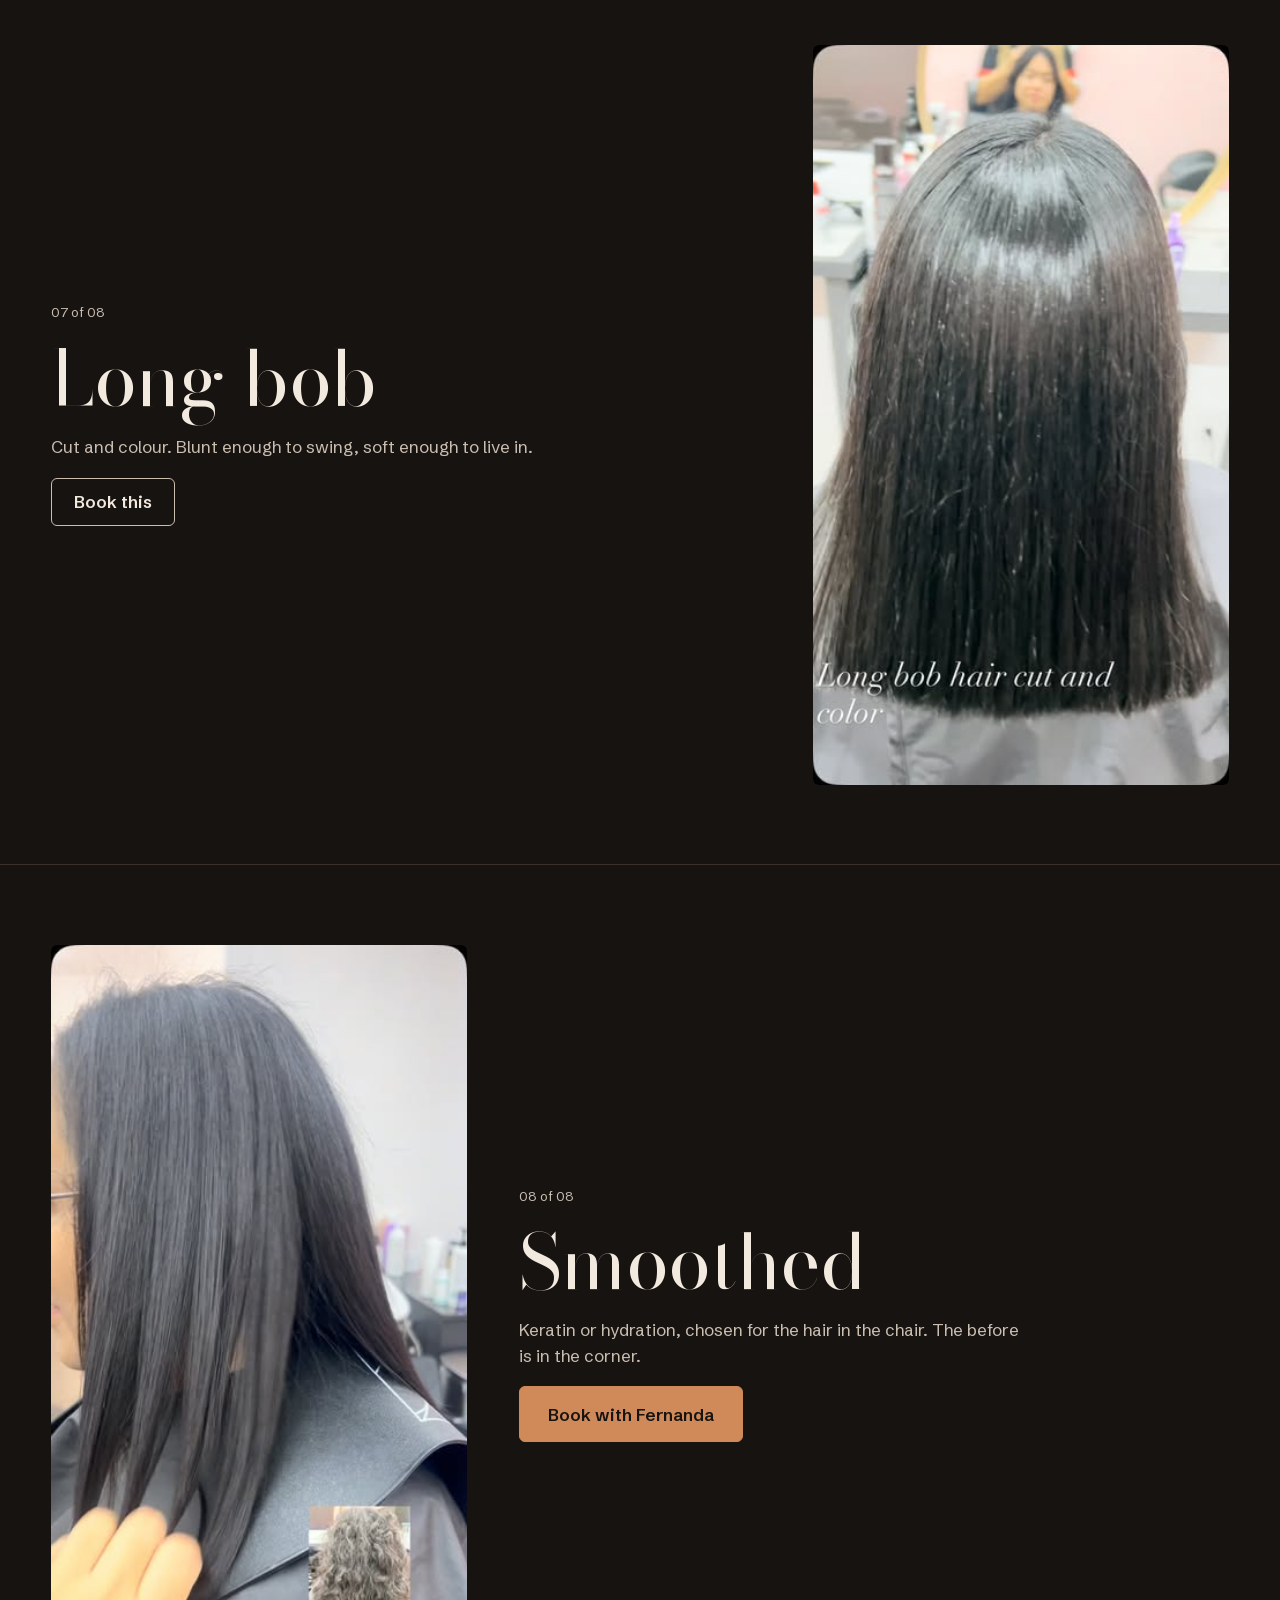
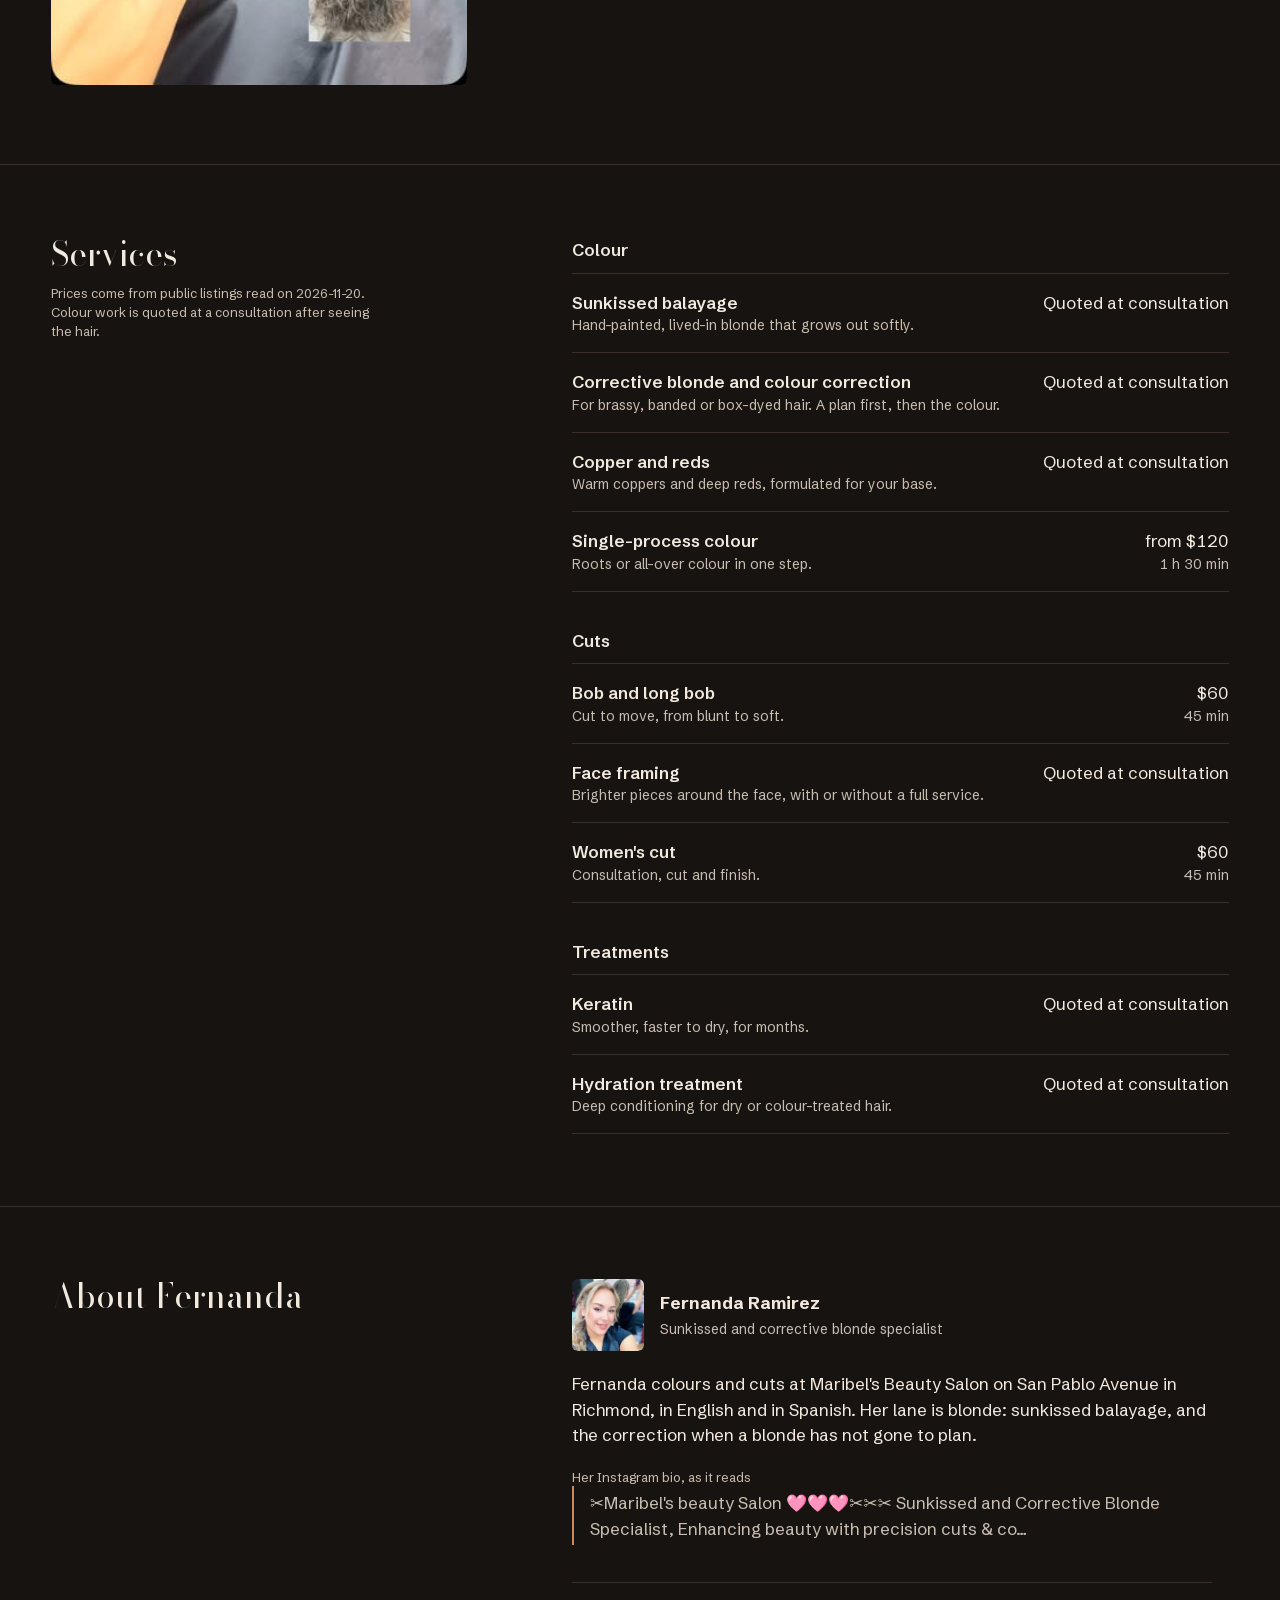
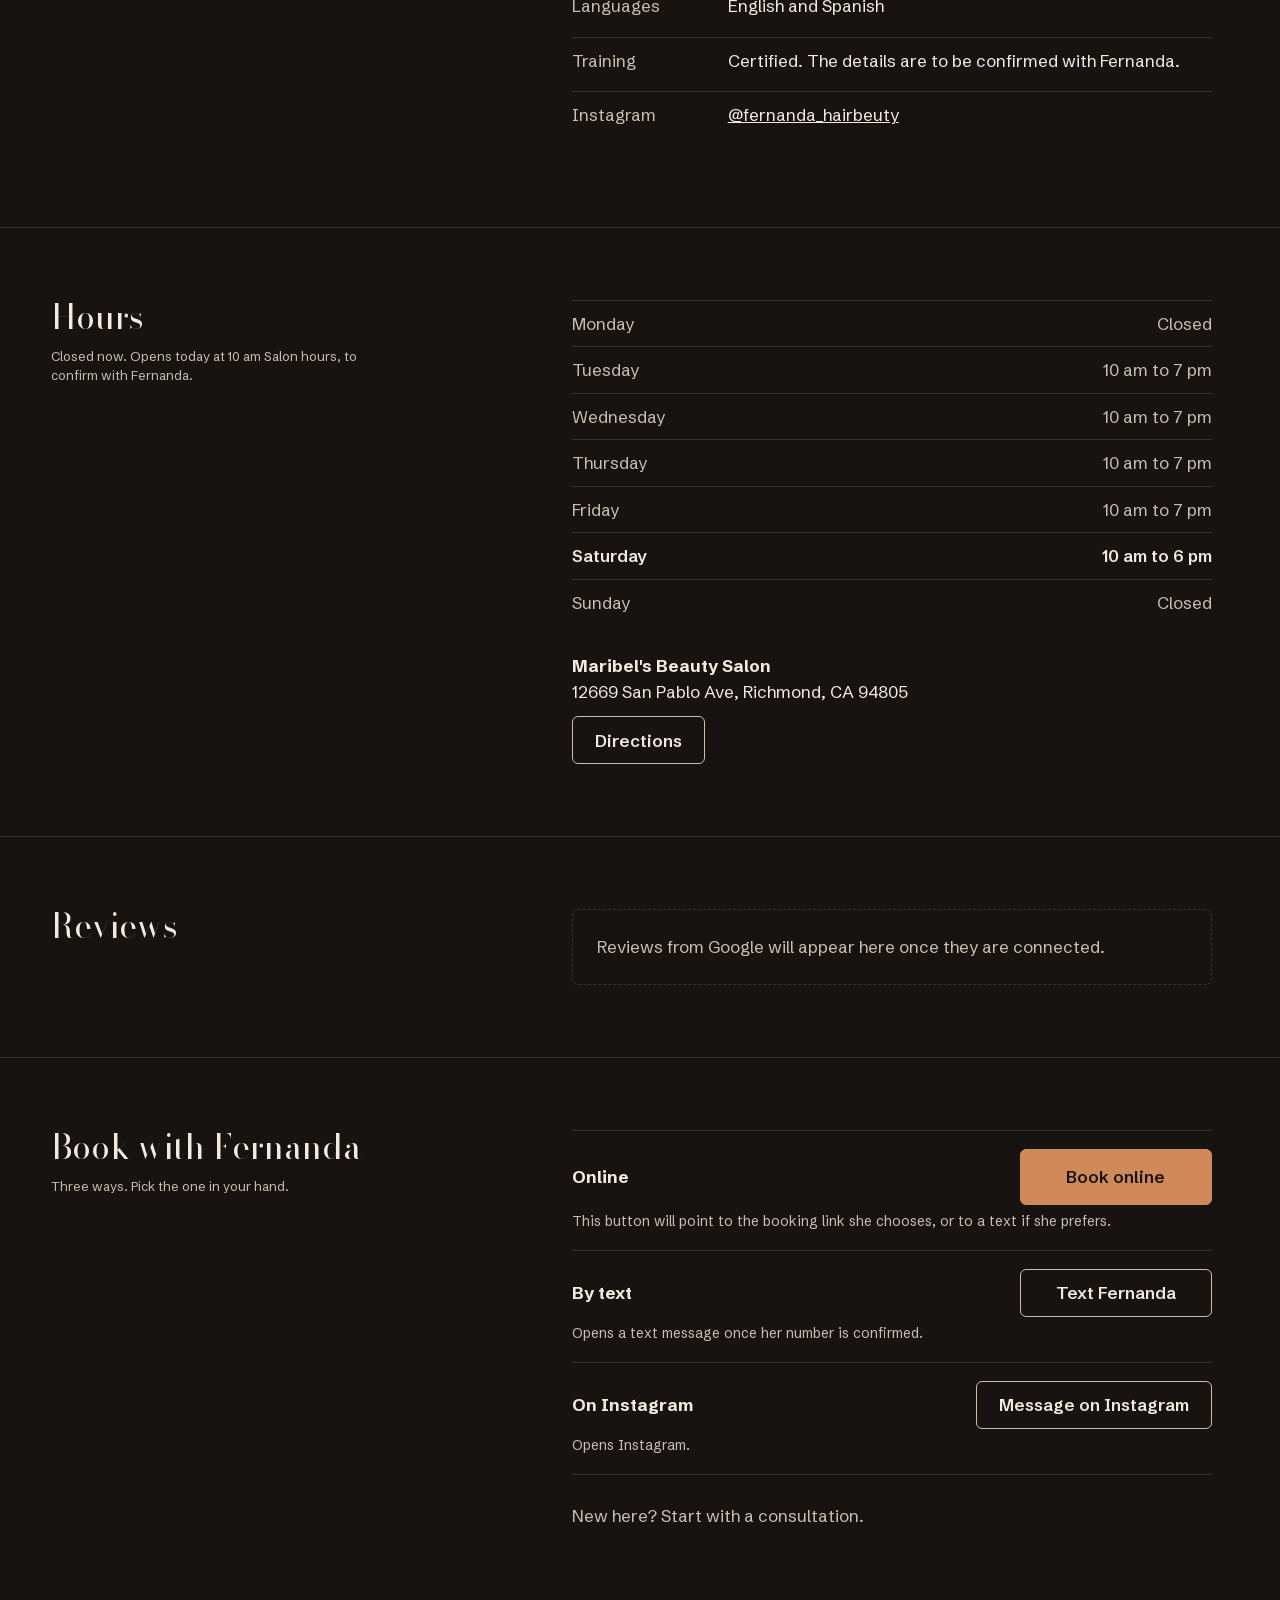
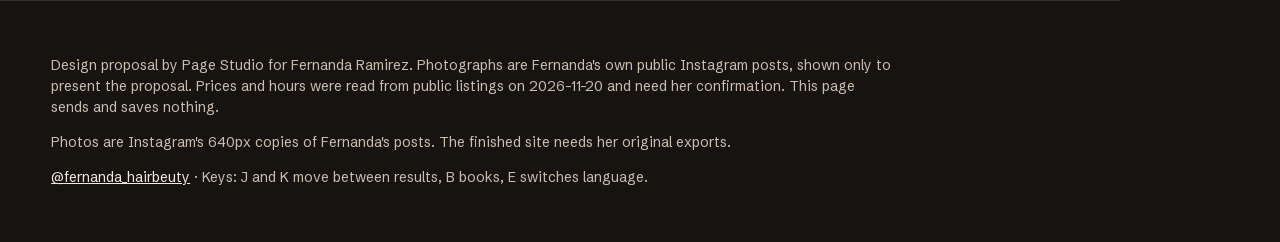
<file: d3-before-after.html>
<!doctype html>
<html lang="en">
<head>
<meta charset="utf-8">
<meta name="robots" content="noindex, nofollow">
<meta name="viewport" content="width=device-width, initial-scale=1, viewport-fit=cover">
<title>Fernanda Ramirez, blonde specialist in Richmond, CA: before and after</title>
<meta name="description" content="Fernanda Ramirez, sunkissed and corrective blonde specialist at Maribel's Beauty Salon, 12669 San Pablo Ave, Richmond, CA. Balayage, colour correction, copper and reds, precision cuts, keratin. English and Spanish. Book a consultation.">
<meta name="color-scheme" content="dark">
<meta name="theme-color" content="#171311">
<link rel="stylesheet" href="fonts/fonts.css">
<script type="application/ld+json">
{"@context":"https://schema.org","@type":"HairSalon",
 "name":"Fernanda Ramirez at Maribel's Beauty Salon",
 "description":"Sunkissed and corrective blonde specialist. Balayage, colour correction, copper and reds, precision cuts, keratin and hydration treatments. English and Spanish.",
 "image":"img/work-04.jpg",
 "sameAs":["https://www.instagram.com/fernanda_hairbeuty/"],
 "knowsLanguage":["en","es"],
 "address":{"@type":"PostalAddress","streetAddress":"12669 San Pablo Ave","addressLocality":"Richmond","addressRegion":"CA","postalCode":"94805","addressCountry":"US"},
 "openingHoursSpecification":[
  {"@type":"OpeningHoursSpecification","dayOfWeek":["Tuesday","Wednesday","Thursday","Friday"],"opens":"10:00","closes":"19:00"},
  {"@type":"OpeningHoursSpecification","dayOfWeek":"Saturday","opens":"10:00","closes":"18:00"}]}
</script>
<style>
:root{
  --stage:#171311; --stage-2:#221b18; --text:#f2e9df; --text-2:#c9bdb0; --copper:#d08a5a; --ink:#171311; --rule:#3b3029;
  --r:6px;
  --fs-display:clamp(2.75rem, 7.6vw, 8.25rem);
  --fs-title:clamp(2.5rem, 6vw, 6rem);
  --fs-h2:clamp(1.75rem, 2.6vw, 2.5rem);
  --fs-body:1.0625rem; --fs-small:.875rem; --fs-meta:.8125rem;
  --ease:cubic-bezier(.22,1,.36,1);
  --pad:clamp(20px, 4vw, 56px);
}
*{box-sizing:border-box}
html{background:var(--stage);color:var(--text);font-size:100%;-webkit-text-size-adjust:100%;scroll-padding-top:72px}
body{margin:0;min-height:100vh;font:400 var(--fs-body)/1.5 "Schibsted Grotesk",system-ui,sans-serif}
img{display:block;max-width:100%}
a{color:inherit}
h1,h2,h3,p,figure,ul{margin:0}
ul{padding:0;list-style:none}
:focus-visible{outline:3px solid var(--copper);outline-offset:3px;border-radius:var(--r)}
.skip{position:absolute;left:-999px;top:8px;background:var(--copper);color:var(--ink);padding:12px 16px;border-radius:var(--r);z-index:50}
.skip:focus{left:8px}

/* display type */
.display,.title{font-family:"Bodoni Moda",serif;font-weight:400;font-variation-settings:"opsz" 96;line-height:.98;letter-spacing:-.005em;text-wrap:balance}
.display{font-size:var(--fs-display)}
.title{font-size:var(--fs-title)}
h2.sec-h{font-family:"Bodoni Moda",serif;font-weight:400;font-variation-settings:"opsz" 72;font-size:var(--fs-h2);line-height:1.05;text-wrap:balance}
.meta{font-size:var(--fs-meta);color:var(--text-2);line-height:1.45}
.small{font-size:var(--fs-small);color:var(--text-2)}

/* header */
.top{position:sticky;top:0;z-index:20;display:flex;align-items:center;gap:8px;min-height:64px;padding:8px var(--pad);background:var(--stage);border-bottom:1px solid var(--rule)}
.wordmark{font-weight:600;text-decoration:none;letter-spacing:.01em;padding:10px 0;min-height:44px;display:inline-flex;align-items:center;margin-right:auto}
.nav{display:flex;gap:4px}
.nav a{text-decoration:none;color:var(--text-2);padding:0 12px;min-height:44px;display:inline-flex;align-items:center;border-radius:var(--r)}
.nav a:hover{color:var(--text)}
.lang{display:flex;border:1px solid var(--rule);border-radius:var(--r);overflow:hidden;margin-left:8px}
.lang button{font:inherit;font-size:var(--fs-small);background:transparent;color:var(--text-2);border:0;min-height:44px;min-width:44px;padding:0 12px;cursor:pointer}
.lang button[aria-pressed="true"]{background:var(--text);color:var(--ink)}
.lang button:focus-visible{outline-offset:-3px}

/* buttons */
.btn{display:inline-flex;align-items:center;justify-content:center;gap:10px;text-decoration:none;font-weight:600;border-radius:var(--r);padding:0 22px;min-height:48px;border:1px solid var(--text-2);color:var(--text);background:transparent;transition:transform .35s var(--ease),background-color .35s var(--ease)}
.btn:hover{transform:translateY(-1px)}
.btn-primary{background:var(--copper);border-color:var(--copper);color:var(--ink);min-height:56px;padding:0 28px}
.btn-primary:hover{background:#dc9a6c}
.btn-top{min-height:44px;padding:0 16px;margin-left:8px;background:var(--copper);border-color:var(--copper);color:var(--ink)}

/* hero */
.hero{display:grid;grid-template-columns:minmax(0,1fr) auto;gap:clamp(24px,4vw,64px);align-items:center;padding:clamp(24px,4vh,48px) var(--pad);min-height:calc(100vh - 64px)}
.hero-copy{display:grid;gap:clamp(16px,2.4vh,28px);max-width:62rem}
.kicker{font-size:var(--fs-small);color:var(--text-2)}
.kicker b{color:var(--text);font-weight:600}
.lede{max-width:34em;color:var(--text-2)}
.acts{display:flex;flex-wrap:wrap;gap:12px}
.status{display:flex;flex-wrap:wrap;gap:6px 14px}
.status [data-open="yes"]{color:var(--copper)}
.keys{display:none}
@media (min-width:1024px){.keys{display:block}}

/* comparison */
.cmp-wrap{display:grid;gap:12px;justify-items:start;--ch:min(calc(100vh - 160px), 800px)}
.cmp{position:relative;height:var(--ch);width:calc(var(--ch) * .4);max-width:100%;background:var(--stage-2);border-radius:var(--r);overflow:hidden;isolation:isolate;--pos:50%}
.cmp-wrap figcaption{width:calc(var(--ch) * .4);max-width:100%}
.cmp .layer{position:absolute;inset:0;background-repeat:no-repeat;background-image:url("img/work-01.jpg")}
.cmp .before{background-size:203.2% 100%;background-position:100% 0}
.cmp .after{background-size:200% 100%;background-position:0 0;clip-path:inset(0 calc(100% - var(--pos)) 0 0)}
.cmp .tag{position:absolute;top:12px;font-size:var(--fs-meta);font-weight:600;letter-spacing:.02em;padding:6px 10px;background:rgba(23,19,17,.8);color:var(--text);border-radius:var(--r)}
.cmp .after .tag{left:12px}
.cmp .before .tag{right:12px}
.cmp .divider{position:absolute;top:0;bottom:0;left:var(--pos);width:2px;margin-left:-1px;background:var(--text);pointer-events:none}
.cmp .handle{position:absolute;top:50%;left:50%;width:44px;height:44px;transform:translate(-50%,-50%);display:flex;align-items:center;justify-content:center;gap:6px;background:var(--stage);border:2px solid var(--text);border-radius:var(--r);color:var(--text);font-size:var(--fs-body);font-weight:600;line-height:1}
.cmp .range{position:absolute;inset:0;width:100%;height:100%;margin:0;opacity:0;cursor:ew-resize;-webkit-appearance:none;appearance:none;touch-action:none;background:transparent}
.cmp .range::-webkit-slider-runnable-track{height:100%;background:transparent}
.cmp .range::-webkit-slider-thumb{-webkit-appearance:none;appearance:none;width:44px;height:100%;background:transparent}
.cmp .range::-moz-range-track{height:100%;background:transparent}
.cmp .range::-moz-range-thumb{width:44px;height:100%;border:0;background:transparent}
.cmp:has(.range:focus-visible){outline:3px solid var(--copper);outline-offset:4px}

/* plates */
.plate{display:grid;grid-template-columns:auto minmax(0,1fr);gap:clamp(24px,4vw,72px);align-items:center;padding:clamp(24px,4vh,48px) var(--pad);min-height:100vh;border-top:1px solid var(--rule)}
.plate:nth-of-type(even){grid-template-columns:minmax(0,1fr) auto}
.plate:nth-of-type(even) .shot{order:2}
.shot img{height:min(calc(100vh - 160px),760px);width:auto;max-width:100%;object-fit:contain;border-radius:var(--r);background:var(--stage-2)}
.plate-copy{display:grid;gap:clamp(14px,2vh,24px);align-content:center;max-width:40rem;justify-items:start}
.plate-copy .line{justify-self:stretch}
.idx{font-size:var(--fs-meta);color:var(--text-2);font-variant-numeric:tabular-nums}
.line{color:var(--text-2);max-width:30em}
@media (prefers-reduced-motion:no-preference){
  html{scroll-snap-type:y proximity}
  .plate{scroll-snap-align:start}
  .plate.hero{scroll-snap-align:none}
}

/* sections */
.sec{padding:clamp(48px,8vh,96px) var(--pad);border-top:1px solid var(--rule);display:grid;grid-template-columns:minmax(0,5fr) minmax(0,7fr);gap:clamp(24px,4vw,72px);align-items:start}
.sec-head{display:grid;gap:12px;position:sticky;top:88px}
.sec-head .meta{max-width:26em}
.grp+.grp{margin-top:36px}
.grp h3{font-size:var(--fs-body);font-weight:600;padding-bottom:10px}
.row{display:grid;grid-template-columns:minmax(0,1fr) auto;gap:6px 24px;padding:16px 0;border-top:1px solid var(--rule)}
.row .nm{display:block;font-weight:600}
.row .ln{display:block;color:var(--text-2);font-size:var(--fs-small);max-width:34em}
.row .pr{text-align:right;font-variant-numeric:tabular-nums;white-space:nowrap}
.row .pr .dur{display:block;color:var(--text-2);font-size:var(--fs-small)}
.rows{border-bottom:1px solid var(--rule)}

.about-grid{display:grid;gap:20px;max-width:40rem}
.who{display:flex;gap:16px;align-items:center}
.who img{width:72px;height:72px;border-radius:var(--r);object-fit:cover}
.bio{border-left:2px solid var(--copper);padding:4px 0 4px 16px;color:var(--text-2)}
.facts{display:grid;gap:8px}
.facts div{display:grid;grid-template-columns:9rem minmax(0,1fr);gap:12px;padding:10px 0;border-top:1px solid var(--rule)}
.facts dt{color:var(--text-2)}
.facts dd{margin:0}
.facts dd a{display:inline-flex;align-items:center;min-height:44px;margin:-11px 0}

.hrow{display:flex;justify-content:space-between;gap:16px;padding:10px 0;border-top:1px solid var(--rule);color:var(--text-2)}
.hrow.today{color:var(--text);font-weight:600}
.hours-wrap{display:grid;gap:28px;max-width:40rem}
.addr{display:grid;gap:12px}
.addr .btn{justify-self:start}

.empty{padding:24px;border:1px dashed var(--rule);border-radius:var(--r);color:var(--text-2);max-width:40rem}

.ch{display:grid;max-width:40rem}
.ch li{display:grid;grid-template-columns:minmax(0,1fr) auto;gap:6px 20px;align-items:center;padding:18px 0;border-top:1px solid var(--rule)}
.ch li:last-child{border-bottom:1px solid var(--rule)}
.ch .btn{justify-self:end;min-width:12rem}
.ch .note{grid-column:1 / -1;font-size:var(--fs-small);color:var(--text-2)}
.new-here{margin-top:28px;color:var(--text-2)}

footer{padding:clamp(40px,6vh,72px) var(--pad);border-top:1px solid var(--rule);display:grid;gap:14px;max-width:70rem}
footer p{color:var(--text-2);font-size:var(--fs-small);max-width:60em}
footer a{color:var(--text)}

/* reveal */
.rv{transition:opacity .9s var(--ease),transform .9s var(--ease);transition-delay:var(--d,0s)}
html.js:not(.ready) .rv{opacity:0;transform:translateY(14px)}
@media (prefers-reduced-motion:reduce){
  .rv,.btn{transition:none}
  html.js:not(.ready) .rv{opacity:1;transform:none}
}

/* phone */
@media (max-width:860px){
  .nav{display:none}
  .top{min-height:56px}
  .hero{grid-template-columns:1fr;align-items:start;min-height:0;padding-top:16px}
  .hero-copy{gap:12px}
  .acts .btn{flex:1 1 100%}
  .cmp-wrap{--ch:min(54vh,520px)}
  .cmp-wrap figcaption{width:auto}
  .plate,.plate:nth-of-type(even){grid-template-columns:1fr;min-height:0;padding-top:28px;padding-bottom:36px}
  .plate:nth-of-type(even) .shot{order:0}
  .shot img{height:min(58vh,520px)}
  .sec{grid-template-columns:1fr;gap:24px}
  .sec-head{position:static}
  .facts div{grid-template-columns:1fr}
  .ch li{grid-template-columns:1fr}
  .ch .btn{justify-self:stretch}
  .row{grid-template-columns:1fr}
  .row .pr{text-align:left;white-space:normal}
  .row .pr .dur{display:inline;margin-left:8px}
  .idx{order:-1}
  .plate-copy .btn{justify-self:stretch}
}
.l-short{display:none}
@media (max-width:480px){
  .lang button{padding:0 10px;min-width:44px}
  .l-long{display:none}
  .l-short{display:inline}
  .btn-top{padding:0 14px}
  .wordmark{white-space:nowrap}
}

/* print: a light sheet, black ink */
@media print{
  :root{--stage:#fff;--stage-2:#fff;--text:#111;--text-2:#333;--copper:#111;--ink:#fff;--rule:#999}
  html{scroll-snap-type:none;font-size:12pt}
  body{background:#fff;color:#111}
  .top,.skip,.nav,.lang,.btn-top,.keys,.plate:not(.hero),.cmp-wrap figcaption,.empty,.new-here{display:none}
  .hero{display:grid;grid-template-columns:minmax(0,1fr) auto;gap:16pt;align-items:start;min-height:0;padding:0 0 16pt;break-after:avoid}
  .hero-copy{gap:8pt}
  .display{font-size:28pt}
  .cmp-wrap{--ch:70mm;gap:6pt}
  .cmp{--pos:50%;break-inside:avoid}
  .cmp .range,.cmp .divider{display:none}
  .cmp .after{clip-path:inset(0 50% 0 0)}
  .cmp .tag{background:#fff;color:#111;border:1px solid #111}
  .acts{display:block}
  .btn{display:inline;border:0;padding:0;min-height:0;font-weight:600;text-decoration:underline;background:transparent;color:#111;margin-right:12pt}
  .btn-primary{background:transparent;color:#111}
  .ch a[href^="http"]::after{content:" " attr(href);font-weight:400;text-decoration:none}
  .sec{padding:10pt 0;grid-template-columns:1fr;gap:6pt;break-inside:auto}
  .sec-head{position:static;break-after:avoid}
  .row,.grp h3,.ch li,.hrow,.who,.facts div{break-inside:avoid}
  .grp+.grp{margin-top:10pt}
  .row{padding:6pt 0}
  .ch li{padding:8pt 0}
  footer{padding:12pt 0}
  .rv{opacity:1!important;transform:none!important}
}
</style>
</head>
<body>
<a class="skip" href="#main">Skip to content</a>
<header class="top">
  <a class="wordmark" href="#top" data-from="person.name">Fernanda Ramirez</a>
  <nav class="nav" aria-label="Sections">
    <a href="#work" data-t="work">Recent work</a>
    <a href="#services" data-t="services">Services</a>
    <a href="#hours" data-t="hours">Hours</a>
  </nav>
  <div class="lang" role="group" aria-label="Language">
    <button type="button" data-lang-toggle="en" aria-pressed="true"><span class="l-long" data-t="lang_en">English</span><span class="l-short" aria-hidden="true">EN</span></button>
    <button type="button" data-lang-toggle="es" aria-pressed="false"><span class="l-long" data-t="lang_es">Español</span><span class="l-short" aria-hidden="true">ES</span></button>
  </div>
  <a class="btn btn-top" href="#book" data-t="book_short">Book</a>
</header>

<main id="main">
<section class="plate hero" id="top" data-plate>
  <div class="hero-copy">
    <p class="kicker rv" style="--d:0s"><b data-from="person.name">Fernanda Ramirez</b> · <span data-from="person.position_en">Sunkissed and corrective blonde specialist</span> · <span data-t="place">Richmond, California</span></p>
    <h1 class="display rv" style="--d:.06s" data-t="hero_q">Could she do this with your hair?</h1>
    <p class="lede rv" style="--d:.14s" data-t="hero_sub">Dark brown to deep red, on one client. Drag the line to see where it started.</p>
    <div class="acts rv" style="--d:.22s">
      <a class="btn btn-primary" href="#book" data-t="book">Book with Fernanda</a>
      <a class="btn" href="#work" data-t="see_work">See the work</a>
    </div>
    <p class="meta status rv" style="--d:.3s"><span data-open-now></span><span data-t="hours_note">Salon hours, to confirm with Fernanda.</span></p>
    <p class="meta keys rv" style="--d:.34s" data-t="keys">Keys: J and K move between results, B books, E switches language.</p>
  </div>
  <figure class="cmp-wrap rv" style="--d:.1s">
    <div class="cmp" id="cmp" style="--pos:50%">
      <div class="layer before" role="img" data-t="cmp_before_alt" data-t-attr="aria-label" aria-label="Before: long dark brown hair"><span class="tag" data-t="before">Before</span></div>
      <div class="layer after" role="img" data-t="cmp_after_alt" data-t-attr="aria-label" aria-label="After: the same hair in deep red waves"><span class="tag" data-t="after">After</span></div>
      <div class="divider" aria-hidden="true"><span class="handle"><span>‹</span><span>›</span></span></div>
      <input class="range" id="cmp-range" type="range" min="0" max="100" value="50" step="1" aria-label="Compare before and after" data-t="cmp_label" data-t-attr="aria-label" aria-valuetext="After, 50 percent">
    </div>
    <figcaption class="meta" data-t="hero_cap">One client, one photo from Fernanda's Instagram: after on the left, before on the right.</figcaption>
  </figure>
</section>

<section class="plate" id="work" data-plate>
  <figure class="shot"><img src="img/work-04.jpg" width="480" height="640" alt="Bright beige blonde balayage with a soft root" data-t="p1_alt" data-t-attr="alt" loading="lazy"></figure>
  <div class="plate-copy">
    <p class="idx">01 of 08</p>
    <h2 class="title" data-t="p1_t">Beige blonde</h2>
    <p class="line" data-t="p1_l">Hand-painted balayage with a soft root, so it grows out without a line.</p>
    <a class="btn" href="#book" data-t="book_this">Book this</a>
  </div>
</section>
<section class="plate" data-plate>
  <figure class="shot"><img src="img/work-02.jpg" width="480" height="640" alt="Caramel and honey balayage, long loose waves" data-t="p2_alt" data-t-attr="alt" loading="lazy"></figure>
  <div class="plate-copy">
    <p class="idx">02 of 08</p>
    <h2 class="title" data-t="p2_t">Caramel and honey</h2>
    <p class="line" data-t="p2_l">Warm dimension on brown. Sunkissed without going blonde.</p>
    <a class="btn" href="#book" data-t="book_this">Book this</a>
  </div>
</section>
<section class="plate" data-plate>
  <figure class="shot"><img src="img/work-10.jpg" width="360" height="640" alt="Golden blonde curls" data-t="p3_alt" data-t-attr="alt" loading="lazy"></figure>
  <div class="plate-copy">
    <p class="idx">03 of 08</p>
    <h2 class="title" data-t="p3_t">Golden curls</h2>
    <p class="line" data-t="p3_l">Gold that stays gold: toned for your base, with a plan for the brass.</p>
    <a class="btn" href="#book" data-t="book_this">Book this</a>
  </div>
</section>
<section class="plate" data-plate>
  <figure class="shot"><img src="img/work-05.jpg" width="360" height="640" alt="Cool blonde highlights on long layers" data-t="p4_alt" data-t-attr="alt" loading="lazy"></figure>
  <div class="plate-copy">
    <p class="idx">04 of 08</p>
    <h2 class="title" data-t="p4_t">Cool blonde</h2>
    <p class="line" data-t="p4_l">Fine highlights on long layers, toned cool.</p>
    <a class="btn" href="#book" data-t="book_this">Book this</a>
  </div>
</section>
<section class="plate" data-plate>
  <figure class="shot"><img src="img/work-11.jpg" width="360" height="640" alt="Brown with caramel ribbons, before inset" data-t="p5_alt" data-t-attr="alt" loading="lazy"></figure>
  <div class="plate-copy">
    <p class="idx">05 of 08</p>
    <h2 class="title" data-t="p5_t">Caramel ribbons</h2>
    <p class="line" data-t="p5_l">Ribbons of caramel through brown. Her before is in the corner.</p>
    <a class="btn" href="#book" data-t="book_this">Book this</a>
  </div>
</section>
<section class="plate" data-plate>
  <figure class="shot"><img src="img/work-08.jpg" width="360" height="640" alt="After a hydration treatment: sleek brown with caramel" data-t="p6_alt" data-t-attr="alt" loading="lazy"></figure>
  <div class="plate-copy">
    <p class="idx">06 of 08</p>
    <h2 class="title" data-t="p6_t">After hydration</h2>
    <p class="line" data-t="p6_l">A hydration treatment. Her own caption: “POV: tu nuevo cabello, mi obra de arte.”</p>
    <a class="btn" href="#book" data-t="book_this">Book this</a>
  </div>
</section>
<section class="plate" data-plate>
  <figure class="shot"><img src="img/work-12.jpg" width="360" height="640" alt="Long bob, cut and colour" data-t="p7_alt" data-t-attr="alt" loading="lazy"></figure>
  <div class="plate-copy">
    <p class="idx">07 of 08</p>
    <h2 class="title" data-t="p7_t">Long bob</h2>
    <p class="line" data-t="p7_l">Cut and colour. Blunt enough to swing, soft enough to live in.</p>
    <a class="btn" href="#book" data-t="book_this">Book this</a>
  </div>
</section>
<section class="plate" data-plate>
  <figure class="shot"><img src="img/work-09.jpg" width="360" height="640" alt="Smoothed dark hair, with the before inset" data-t="p8_alt" data-t-attr="alt" loading="lazy"></figure>
  <div class="plate-copy">
    <p class="idx">08 of 08</p>
    <h2 class="title" data-t="p8_t">Smoothed</h2>
    <p class="line" data-t="p8_l">Keratin or hydration, chosen for the hair in the chair. The before is in the corner.</p>
    <a class="btn btn-primary" href="#book" data-t="book">Book with Fernanda</a>
  </div>
</section>

<section class="sec" id="services">
  <div class="sec-head">
    <h2 class="sec-h" data-t="services">Services</h2>
    <p class="meta" data-from="services.note_en">Prices come from public listings read on 2026-11-20. Colour work is quoted at a consultation after seeing the hair.</p>
  </div>
  <div id="svc"></div>
</section>

<section class="sec" id="about">
  <div class="sec-head">
    <h2 class="sec-h" data-t="about">About Fernanda</h2>
  </div>
  <div class="about-grid">
    <div class="who">
      <img src="img/fernanda.jpg" width="72" height="72" alt="" data-t="avatar_alt" data-t-attr="alt">
      <div><strong data-from="person.name">Fernanda Ramirez</strong><br><span class="small" data-from="person.position_en">Sunkissed and corrective blonde specialist</span></div>
    </div>
    <p data-t="about_p">Fernanda colours and cuts at Maribel's Beauty Salon on San Pablo Avenue in Richmond, in English and in Spanish. Her lane is blonde: sunkissed balayage, and the correction when a blonde has not gone to plan.</p>
    <div>
      <p class="meta" data-t="bio_label">Her Instagram bio, as it reads</p>
      <p class="bio" data-from="person.bio_verbatim">✂️Maribel's beauty Salon 🩷🩷🩷✂️✂️✂️ Sunkissed and Corrective Blonde Specialist, Enhancing beauty with precision cuts &amp; co…</p>
    </div>
    <dl class="facts">
      <div><dt data-t="f_lang">Languages</dt><dd data-from="person.languages_en">English and Spanish</dd></div>
      <div><dt data-t="f_cert">Training</dt><dd data-t="cert">Certified. The details are to be confirmed with Fernanda.</dd></div>
      <div><dt data-t="f_ig">Instagram</dt><dd><a href="https://www.instagram.com/fernanda_hairbeuty/">@fernanda_hairbeuty</a></dd></div>
    </dl>
  </div>
</section>

<section class="sec" id="hours">
  <div class="sec-head">
    <h2 class="sec-h" data-t="hours">Hours</h2>
    <p class="meta"><span data-open-now></span> <span data-t="hours_note">Salon hours, to confirm with Fernanda.</span></p>
  </div>
  <div class="hours-wrap">
    <div data-hours></div>
    <div class="addr">
      <p><strong data-from="salon.name">Maribel's Beauty Salon</strong><br><span data-from="salon.address_line">12669 San Pablo Ave, Richmond, CA 94805</span></p>
      <a class="btn" href="https://maps.apple.com/?q=12669+San+Pablo+Ave+Richmond+CA+94805" data-t="directions">Directions</a>
    </div>
  </div>
</section>

<section class="sec" id="reviews">
  <div class="sec-head"><h2 class="sec-h" data-t="reviews">Reviews</h2></div>
  <p class="empty" data-t="reviews_empty">Reviews from Google will appear here once they are connected.</p>
</section>

<section class="sec" id="book">
  <div class="sec-head">
    <h2 class="sec-h" data-t="book">Book with Fernanda</h2>
    <p class="meta" data-t="book_intro">Three ways. Pick the one in your hand.</p>
  </div>
  <div>
    <ul class="ch">
      <li>
        <span><strong data-t="ch_book_t">Online</strong></span>
        <a class="btn btn-primary" href="#book" data-t="ch_book">Book online</a>
        <span class="note"><span data-t="ch_book_note">This button will point to the booking link she chooses, or to a text if she prefers.</span></span>
      </li>
      <li>
        <span><strong data-t="ch_text_t">By text</strong></span>
        <a class="btn" href="#book" data-t="text">Text Fernanda</a>
        <span class="note" data-t="ch_text_note">Opens a text message once her number is confirmed.</span>
      </li>
      <li>
        <span><strong data-t="ch_dm_t">On Instagram</strong></span>
        <a class="btn" href="https://ig.me/m/fernanda_hairbeuty" data-t="dm">Message on Instagram</a>
        <span class="note" data-t="ch_dm_note">Opens Instagram.</span>
      </li>
    </ul>
    <p class="new-here" data-t="new_here">New here? Start with a consultation.</p>
  </div>
</section>
</main>

<footer>
  <p data-t="disclosure">Design proposal by Page Studio for Fernanda Ramirez. Photographs are Fernanda's own public Instagram posts, shown only to present the proposal. Prices and hours were read from public listings on 2026-11-20 and need her confirmation. This page sends and saves nothing.</p>
  <p data-t="limit">Photos are Instagram's 640px copies of Fernanda's posts. The finished site needs her original exports.</p>
  <p><a href="https://www.instagram.com/fernanda_hairbeuty/">@fernanda_hairbeuty</a> · <span data-t="footer_keys">Keys: J and K move between results, B books, E switches language.</span></p>
</footer>

<script src="data.js"></script>
<script>
window.__T__ = {
  place:      { en: "Richmond, California", es: "Richmond, California" },
  hero_q:     { en: "Could she do this with your hair?", es: "¿Podría hacer esto con tu cabello?" },
  hero_sub:   { en: "Dark brown to deep red, on one client. Drag the line to see where it started.",
                es: "De castaño oscuro a rojo intenso, en una misma clienta. Mueve la línea para ver cómo empezó." },
  see_work:   { en: "See the work", es: "Ver trabajos" },
  hours_note: { en: "Salon hours, to confirm with Fernanda.", es: "Horario del salón, por confirmar con Fernanda." },
  keys:       { en: "Keys: J and K move between results, B books, E switches language.", es: "Teclas: J y K cambian de resultado, B reserva, E cambia el idioma." },
  footer_keys:{ en: "Keys: J and K move between results, B books, E switches language.", es: "Teclas: J y K cambian de resultado, B reserva, E cambia el idioma." },
  before:     { en: "Before", es: "Antes" },
  after:      { en: "After", es: "Después" },
  cmp_label:  { en: "Compare before and after", es: "Comparar antes y después" },
  cmp_before_alt: { en: "Before: long dark brown hair", es: "Antes: cabello largo castaño oscuro" },
  cmp_after_alt:  { en: "After: the same hair in deep red waves", es: "Después: el mismo cabello en ondas rojo intenso" },
  hero_cap:   { en: "One client, one photo from Fernanda's Instagram: after on the left, before on the right.",
                es: "Una clienta, una foto del Instagram de Fernanda: después a la izquierda, antes a la derecha." },
  book_this:  { en: "Book this", es: "Reservar esto" },
  p1_t: { en: "Beige blonde", es: "Rubio beige" },
  p1_l: { en: "Hand-painted balayage with a soft root, so it grows out without a line.", es: "Balayage pintado a mano con raíz suave, para que crezca sin marcar." },
  p1_alt: { en: "Bright beige blonde balayage with a soft root", es: "Balayage rubio beige con raíz difuminada" },
  p2_t: { en: "Caramel and honey", es: "Caramelo y miel" },
  p2_l: { en: "Warm dimension on brown. Sunkissed without going blonde.", es: "Dimensión cálida sobre castaño. Efecto sol sin llegar a rubio." },
  p2_alt: { en: "Caramel and honey balayage, long loose waves", es: "Balayage caramelo y miel, ondas largas y sueltas" },
  p3_t: { en: "Golden curls", es: "Rizos dorados" },
  p3_l: { en: "Gold that stays gold: toned for your base, with a plan for the brass.", es: "Dorado que se queda dorado: matizado para tu base, con un plan contra lo anaranjado." },
  p3_alt: { en: "Golden blonde curls", es: "Rizos rubio dorado" },
  p4_t: { en: "Cool blonde", es: "Rubio frío" },
  p4_l: { en: "Fine highlights on long layers, toned cool.", es: "Mechas finas en capas largas, matizadas en frío." },
  p4_alt: { en: "Cool blonde highlights on long layers", es: "Mechas rubias frías en capas largas" },
  p5_t: { en: "Caramel ribbons", es: "Cintas caramelo" },
  p5_l: { en: "Ribbons of caramel through brown. Her before is in the corner.", es: "Cintas de caramelo sobre castaño. Su antes está en la esquina." },
  p5_alt: { en: "Brown with caramel ribbons, before inset", es: "Castaño con cintas caramelo, con el antes en recuadro" },
  p6_t: { en: "After hydration", es: "Después de hidratar" },
  p6_l: { en: "A hydration treatment. Her own caption: “POV: tu nuevo cabello, mi obra de arte.”", es: "Tratamiento de hidratación. Su propio pie de foto: “POV: tu nuevo cabello, mi obra de arte.”" },
  p6_alt: { en: "After a hydration treatment: sleek brown with caramel", es: "Después de un tratamiento de hidratación: castaño liso con caramelo" },
  p7_t: { en: "Long bob", es: "Long bob" },
  p7_l: { en: "Cut and colour. Blunt enough to swing, soft enough to live in.", es: "Corte y color. Recto para que se mueva, suave para el día a día." },
  p7_alt: { en: "Long bob, cut and colour", es: "Long bob, corte y color" },
  p8_t: { en: "Smoothed", es: "Alisado" },
  p8_l: { en: "Keratin or hydration, chosen for the hair in the chair. The before is in the corner.", es: "Keratina o hidratación, según el cabello que llega. El antes está en la esquina." },
  p8_alt: { en: "Smoothed dark hair, with the before inset", es: "Cabello oscuro alisado, con el antes en recuadro" },
  about_p:   { en: "Fernanda colours and cuts at Maribel's Beauty Salon on San Pablo Avenue in Richmond, in English and in Spanish. Her lane is blonde: sunkissed balayage, and the correction when a blonde has not gone to plan.",
               es: "Fernanda hace color y corte en Maribel's Beauty Salon, en San Pablo Avenue, Richmond, en español y en inglés. Lo suyo es el rubio: balayage con efecto sol, y la corrección cuando un rubio no salió como querías." },
  bio_label: { en: "Her Instagram bio, as it reads", es: "Su bio de Instagram, tal cual" },
  avatar_alt:{ en: "Fernanda Ramirez", es: "Fernanda Ramirez" },
  f_lang:    { en: "Languages", es: "Idiomas" },
  f_cert:    { en: "Training", es: "Formación" },
  f_ig:      { en: "Instagram", es: "Instagram" },
  cert:      { en: "Certified. The details are to be confirmed with Fernanda.", es: "Certificada. Los detalles están por confirmar con Fernanda." },
  book_intro:{ en: "Three ways. Pick the one in your hand.", es: "Tres maneras. Elige la que tengas a mano." },
  ch_book_t: { en: "Online", es: "En línea" },
  ch_book:   { en: "Book online", es: "Reservar en línea" },
  ch_book_note:  { en: "This button will point to the booking link she chooses, or to a text if she prefers.", es: "Este botón apuntará al enlace de reserva que ella elija, o a un mensaje de texto si lo prefiere." },
  ch_text_t: { en: "By text", es: "Por mensaje" },
  ch_text_note: { en: "Opens a text message once her number is confirmed.", es: "Abre un mensaje de texto cuando se confirme su número." },
  ch_dm_t:   { en: "On Instagram", es: "En Instagram" },
  ch_dm_note:{ en: "Opens Instagram.", es: "Abre Instagram." },
  limit:     { en: "Photos are Instagram's 640px copies of Fernanda's posts. The finished site needs her original exports.",
               es: "Las fotos son las copias de 640 px de Instagram de las publicaciones de Fernanda. El sitio final necesita sus archivos originales." },
  price_from:{ en: "from", es: "desde" }
};
(function () {
  var D = window.__DATA__, T = window.__T__;
  var reduced = window.matchMedia && window.matchMedia('(prefers-reduced-motion: reduce)').matches;

  function dur(min, lang) {
    if (!min) return '';
    var h = Math.floor(min / 60), m = min % 60;
    return (h ? h + ' h' + (m ? ' ' : '') : '') + (m ? m + ' min' : '');
  }
  function esc(s) { return String(s).replace(/[&<>"]/g, function (c) { return { '&': '&amp;', '<': '&lt;', '>': '&gt;', '"': '&quot;' }[c]; }); }
  function renderServices(lang) {
    var root = document.getElementById('svc'); if (!root || !D) return;
    var html = '';
    D.services.groups.forEach(function (g) {
      html += '<div class="grp"><h3>' + esc(g[lang]) + '</h3><ul class="rows">';
      g.items.forEach(function (it) {
        var price;
        if (it.price != null) {
          var pre = lang === 'es' ? (it.price_prefix_es || '') : (it.price_prefix_en || '');
          price = (pre ? pre + ' ' : '') + '$' + it.price;
        } else price = D.t.consult[lang];
        var d = dur(it.duration_min, lang);
        html += '<li class="row"><div><span class="nm">' + esc(it[lang]) + '</span><span class="ln">' + esc(it['line_' + lang] || '') + '</span></div>' +
                '<div class="pr"><span>' + esc(price) + '</span>' + (d ? '<span class="dur">' + esc(d) + '</span>' : '') + '</div></li>';
      });
      html += '</ul></div>';
    });
    root.innerHTML = html;
  }

  // comparison
  var cmp = document.getElementById('cmp'), range = document.getElementById('cmp-range');
  function setPos(v, lang) {
    v = Math.max(0, Math.min(100, +v));
    cmp.style.setProperty('--pos', v + '%');
    var l = lang || (window.FH ? window.FH.lang() : 'en');
    range.setAttribute('aria-valuetext', (l === 'es' ? 'Después, ' : 'After, ') + v + (l === 'es' ? ' por ciento' : ' percent'));
  }
  range.addEventListener('input', function () { setPos(range.value); });

  /* auto-sweep: the divider pans between after and before until she touches it; off under reduced motion */
  (function () {
    if (!cmp || !range) return;
    if (window.matchMedia && window.matchMedia('(prefers-reduced-motion: reduce)').matches) return;
    var raf = 0, t0 = 0, phase = 0, on = false, stopped = false, period = 9000, amp = 32;
    function frame(ts) {
      if (!on || stopped) return;
      if (!t0) t0 = ts;
      var p = phase + (ts - t0) / period;
      var v = 50 + amp * Math.sin(p * 2 * Math.PI);
      range.value = Math.round(v); setPos(range.value);
      raf = requestAnimationFrame(frame);
    }
    function start() {
      if (stopped || on) return;
      on = true; t0 = 0;
      phase = Math.asin(Math.max(-1, Math.min(1, (+range.value - 50) / amp))) / (2 * Math.PI);
      raf = requestAnimationFrame(frame);
    }
    function pause() { on = false; cancelAnimationFrame(raf); }
    function stop() { stopped = true; pause(); }
    ['pointerdown', 'touchstart', 'keydown'].forEach(function (e) { range.addEventListener(e, stop, { passive: true }); });
    if ('IntersectionObserver' in window) {
      new IntersectionObserver(function (es) { es.forEach(function (e) { if (e.isIntersecting) start(); else pause(); }); }, { threshold: 0.4 }).observe(cmp);
    } else start();
    document.addEventListener('visibilitychange', function () { if (document.hidden) pause(); else start(); });
  })();

  // plates: J/K and arrows
  var plates = Array.prototype.slice.call(document.querySelectorAll('[data-plate]'));
  function current() {
    var y = window.scrollY + 72, best = 0, bd = Infinity;
    plates.forEach(function (p, i) { var d = Math.abs(p.offsetTop - y); if (d < bd) { bd = d; best = i; } });
    return { i: best, near: bd < window.innerHeight * .4 };
  }
  function go(i) {
    i = Math.max(0, Math.min(plates.length - 1, i));
    plates[i].scrollIntoView({ behavior: reduced ? 'instant' : 'smooth', block: 'start' });
  }
  document.addEventListener('keydown', function (e) {
    if (e.metaKey || e.ctrlKey || e.altKey) return;
    if (/^(input|textarea|select|button)$/i.test(e.target.tagName)) return;
    var c = current();
    if (e.key === 'j' || e.key === 'J') { e.preventDefault(); go(c.i + 1); }
    else if (e.key === 'k' || e.key === 'K') { e.preventDefault(); go(c.i - 1); }
    else if (e.key === 'ArrowDown' && c.near) { e.preventDefault(); go(c.i + 1); }
    else if (e.key === 'ArrowUp' && c.near) { e.preventDefault(); go(c.i - 1); }
  });

  document.addEventListener('fh:lang', function (e) { renderServices(e.detail.lang); setPos(range.value, e.detail.lang); });
})();
</script>
<script src="core.js"></script>
</body>
</html>
</file>
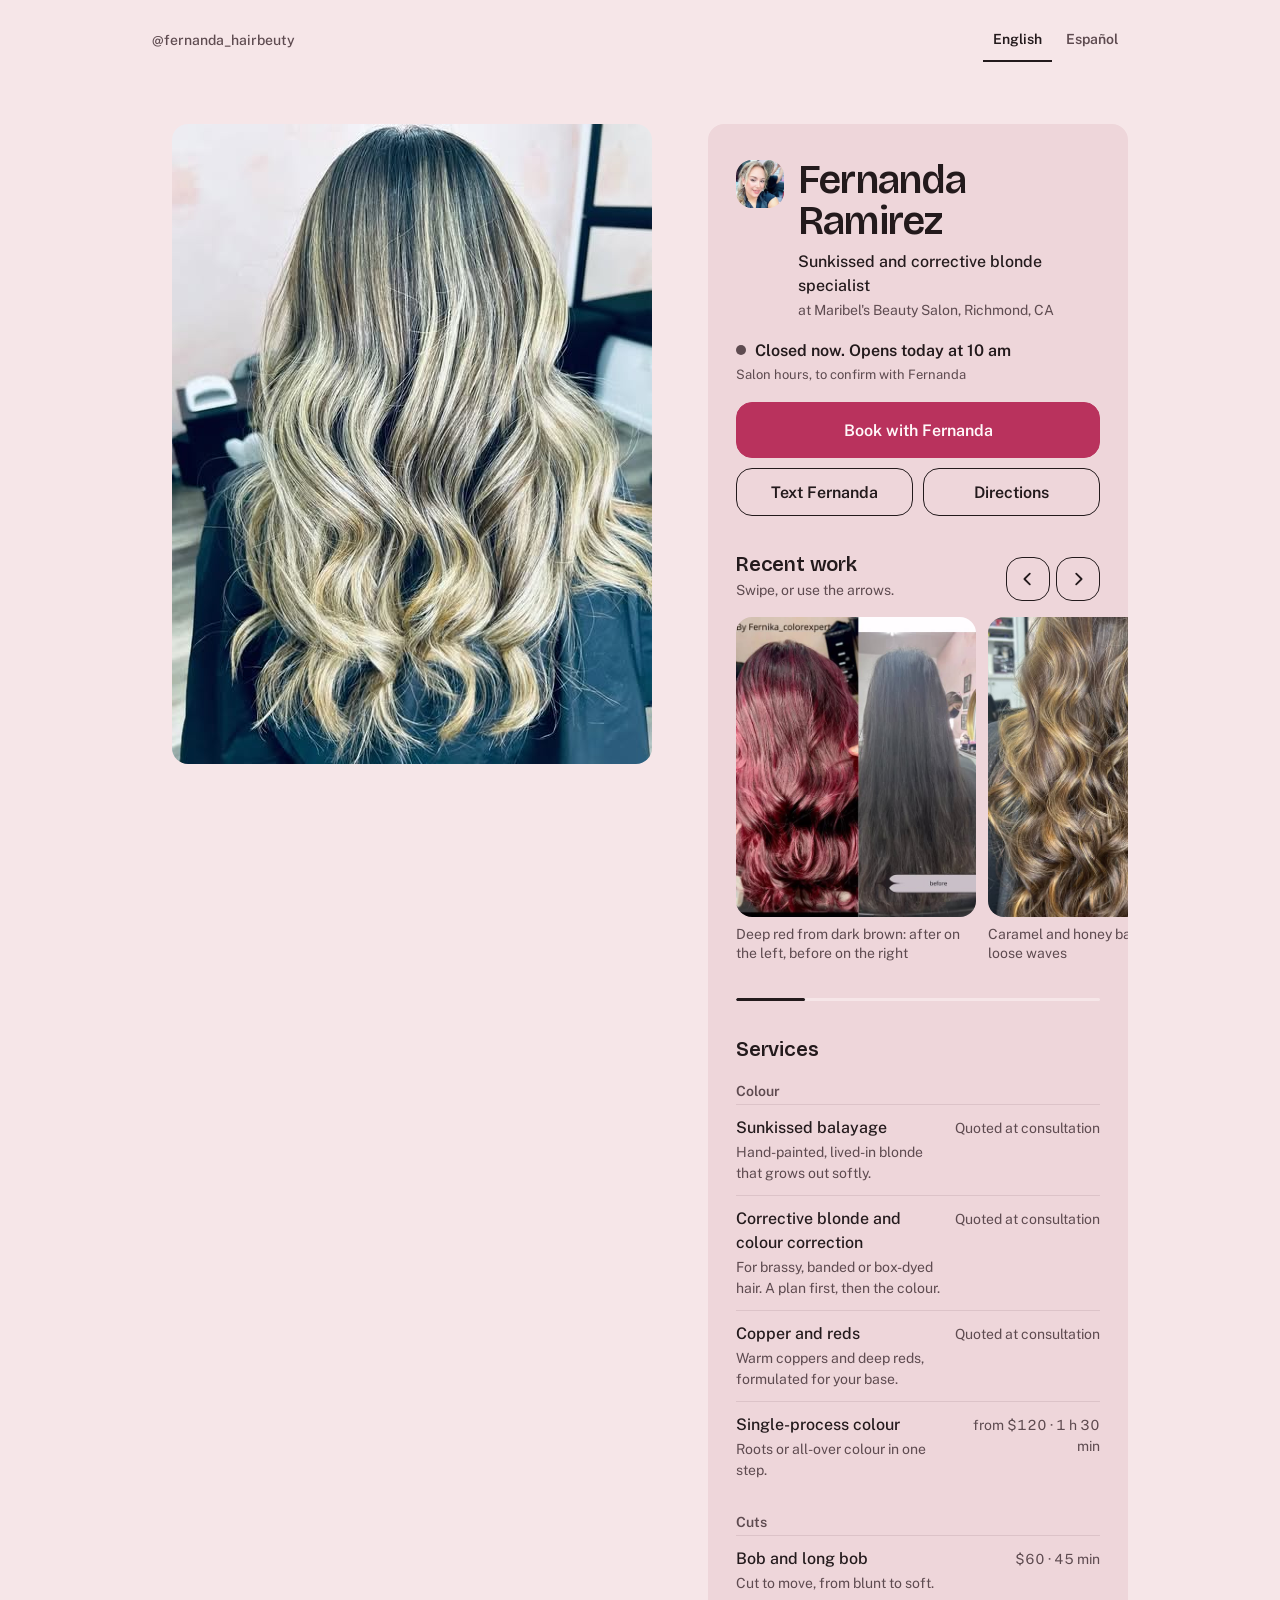
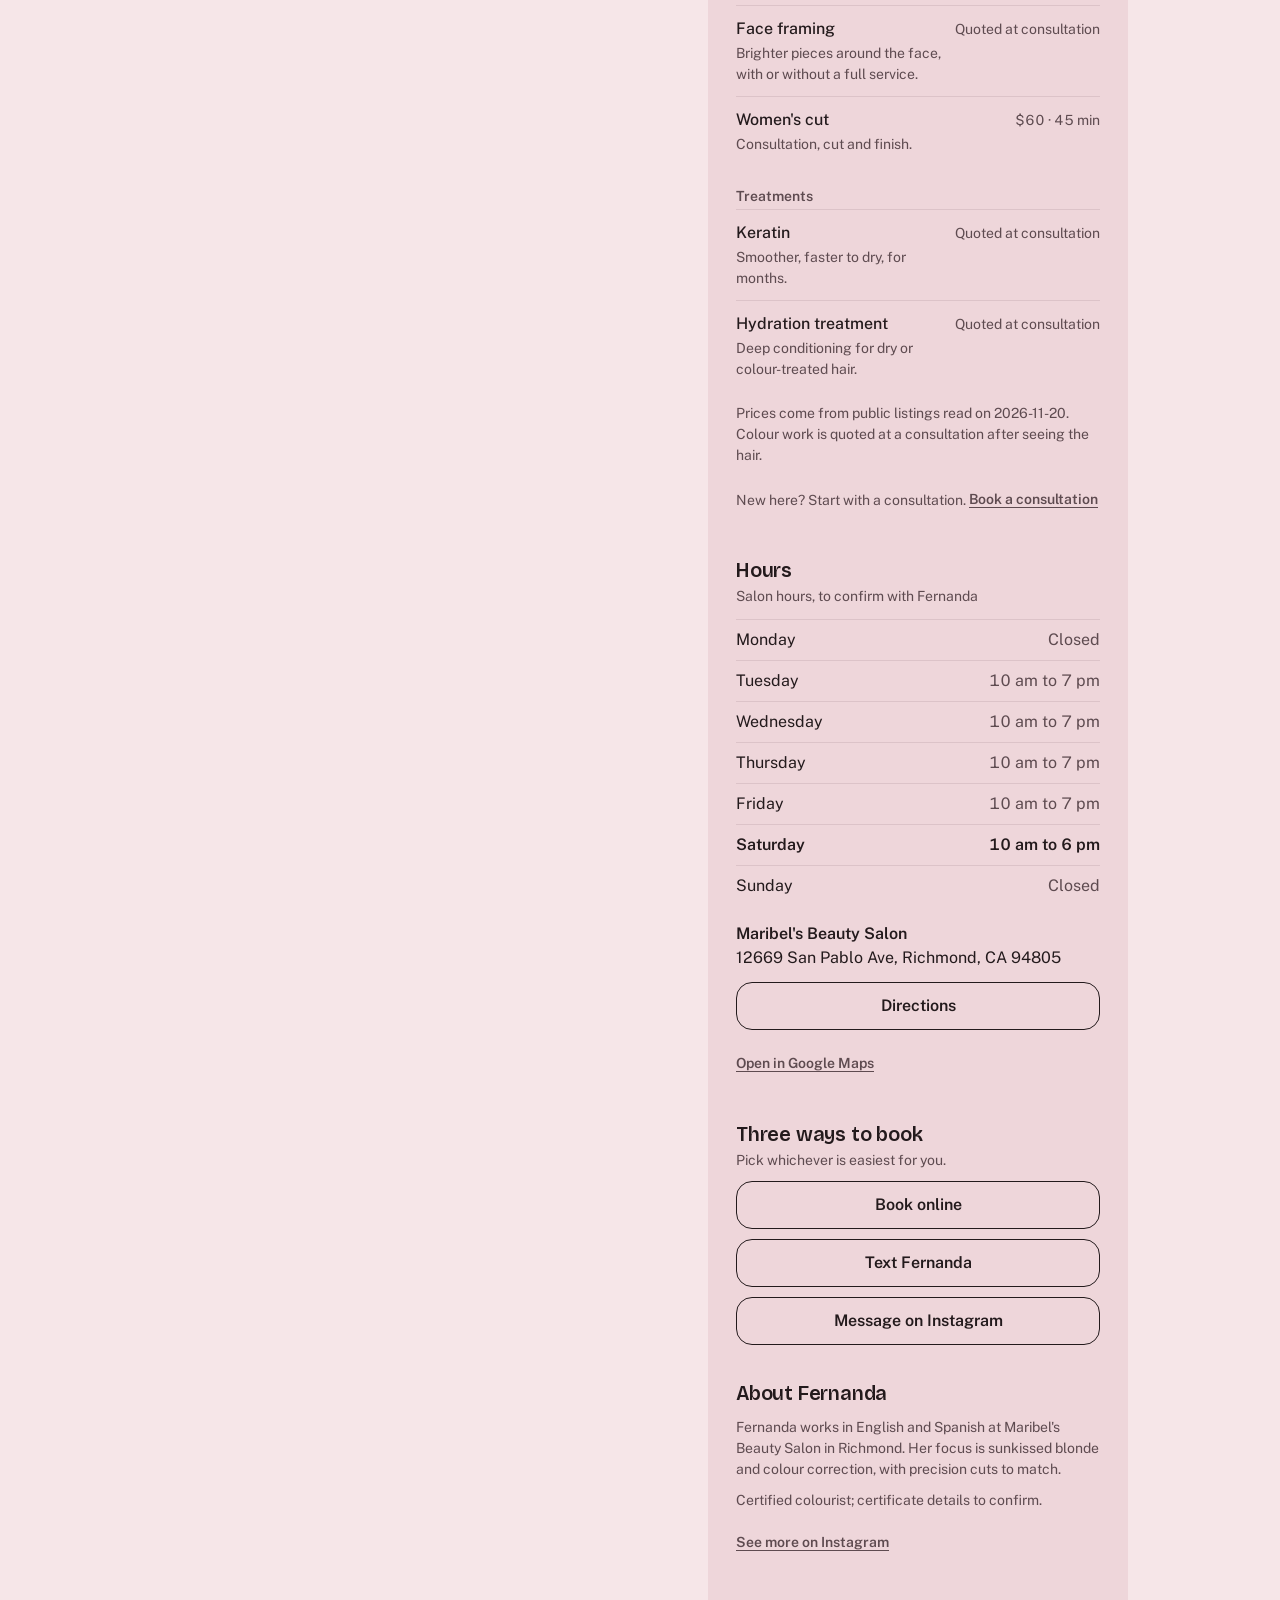
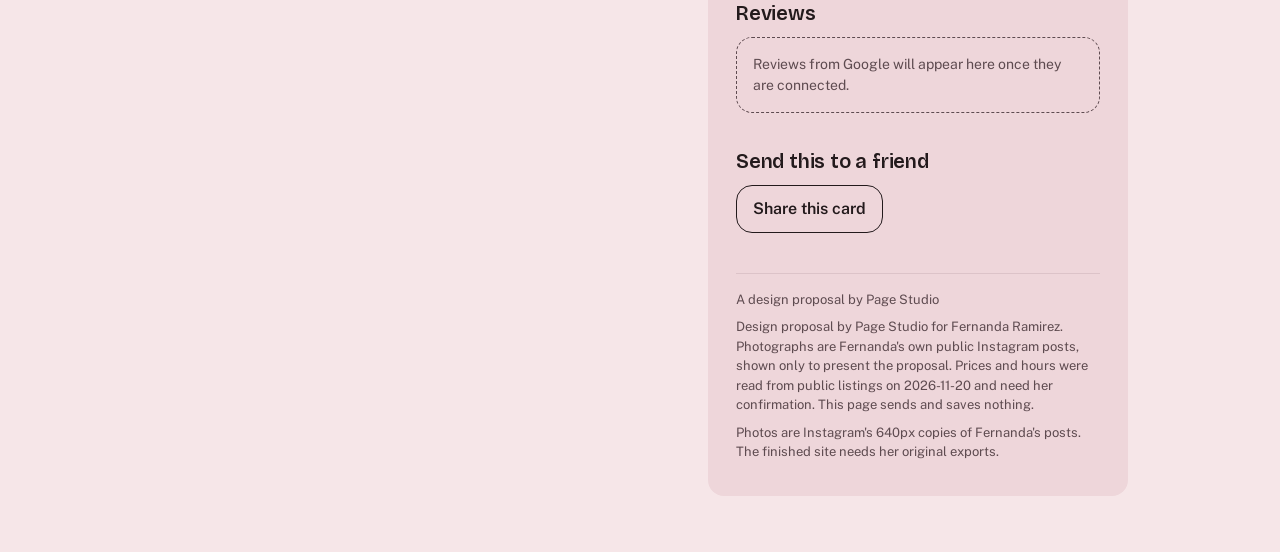
<file: d4-pocket.html>
<!DOCTYPE html>
<html lang="en">
<head>
<meta charset="utf-8">
<meta name="robots" content="noindex, nofollow">
<meta name="viewport" content="width=device-width, initial-scale=1, viewport-fit=cover">
<title>Fernanda Ramirez · Blonde specialist in Richmond, CA</title>
<meta name="description" content="Fernanda Ramirez, sunkissed and corrective blonde specialist at Maribel's Beauty Salon, 12669 San Pablo Ave, Richmond, CA. Book a consultation in English or Spanish.">
<meta name="theme-color" content="#f6e6e8">
<link rel="stylesheet" href="fonts/fonts.css">
<script type="application/ld+json">
{
  "@context": "https://schema.org",
  "@type": "HairSalon",
  "name": "Fernanda Ramirez at Maribel's Beauty Salon",
  "description": "Sunkissed and corrective blonde specialist. Precision cuts and colour, in English and Spanish.",
  "address": { "@type": "PostalAddress", "streetAddress": "12669 San Pablo Ave", "addressLocality": "Richmond", "addressRegion": "CA", "postalCode": "94805", "addressCountry": "US" },
  "sameAs": ["https://www.instagram.com/fernanda_hairbeuty/"],
  "knowsLanguage": ["en", "es"],
  "openingHoursSpecification": [
    { "@type": "OpeningHoursSpecification", "dayOfWeek": ["Tuesday", "Wednesday", "Thursday", "Friday"], "opens": "10:00", "closes": "19:00" },
    { "@type": "OpeningHoursSpecification", "dayOfWeek": "Saturday", "opens": "10:00", "closes": "18:00" }
  ]
}
</script>
<style>
:root{
  --blush:#f6e6e8; --blush-2:#eed6da; --ink:#231a1c; --ink-2:#5e4b50; --rose:#b9325d; --espresso:#3d2e21;
  --line:#dcc3c8; --paper-white:#fff7f9; --r:16px;
  --display:"Bricolage Grotesque", system-ui, sans-serif; --text:"Public Sans", system-ui, sans-serif;
  --fs-1:13px; --fs0:14px; --fs1:16px; --fs2:20px; --fs3:clamp(30px, 7.5vw, 40px);
  --ease:cubic-bezier(.2,.7,.2,1);
}
*{box-sizing:border-box}
html{background:var(--blush)}
body{margin:0;background:var(--blush);color:var(--ink);font:400 var(--fs1)/1.5 var(--text);-webkit-font-smoothing:antialiased;text-rendering:optimizeLegibility}
img{max-width:100%}
a{color:inherit}
h1,h2,h3,p,ul,figure{margin:0}
ul{padding:0;list-style:none}
button{font:inherit;color:inherit}
:focus-visible{outline:3px solid var(--ink);outline-offset:3px;border-radius:4px}
.skip{position:absolute;left:-999px;top:10px;z-index:20;background:var(--ink);color:var(--paper-white);padding:12px 16px;border-radius:var(--r);text-decoration:none;font-weight:600}
.skip:focus{left:16px}

/* frame */
.wrap{max-width:480px;margin:0 auto;padding:0 20px 112px}
.top{display:flex;justify-content:space-between;align-items:center;gap:12px;padding:8px 0 10px}
.handle{display:inline-flex;align-items:center;min-height:44px;font-size:var(--fs0);font-weight:500;color:var(--ink-2);text-decoration:none}
.handle:hover{color:var(--ink)}
.lang{display:flex;gap:4px}
.lang button{min-height:44px;min-width:44px;padding:0 10px;border:0;border-bottom:2px solid transparent;background:none;font:600 var(--fs0)/1 var(--text);color:var(--ink-2);cursor:pointer}
.lang button[aria-pressed="true"]{color:var(--ink);border-bottom-color:var(--ink)}
.hero{display:none}

/* identity */
.id{display:grid;grid-template-columns:48px 1fr;gap:14px;align-items:start;padding-top:8px}
.id img{width:48px;height:48px;border-radius:var(--r);display:block;object-fit:cover}
.id h1{font:600 var(--fs3)/1.02 var(--display);letter-spacing:-.02em;color:var(--ink)}
.id .pos{margin-top:8px;font-weight:500}
.id .place{margin-top:2px;color:var(--ink-2);font-size:var(--fs0)}
.open{margin-top:18px;font-weight:600}
[data-open-now]::before{content:"";display:inline-block;width:10px;height:10px;border-radius:50%;background:var(--ink-2);margin-right:9px;vertical-align:1px}
[data-open-now][data-open="yes"]::before{background:var(--rose)}
.tiny{font-size:var(--fs-1);color:var(--ink-2);margin-top:2px}

/* acts */
.btn{display:flex;align-items:center;justify-content:center;gap:10px;min-height:48px;padding:10px 16px;border-radius:var(--r);border:1.5px solid var(--ink);background:transparent;color:var(--ink);font:600 var(--fs1)/1.2 var(--text);text-decoration:none;text-align:center;cursor:pointer;transition:transform .2s var(--ease),background-color .2s var(--ease)}
.btn:hover{background:var(--blush-2)}
.btn:active{transform:translateY(1px)}
.btn-primary{min-height:56px;background:var(--rose);border-color:var(--rose);color:var(--paper-white)}
.btn-primary:hover{background:#a52a52}
.acts{display:grid;gap:10px;margin-top:18px}
.acts .two{display:grid;grid-template-columns:1fr 1fr;gap:10px}

/* sections */
section{margin-top:36px}
h2{font:600 var(--fs2)/1.2 var(--display);letter-spacing:-.01em}
.sub{color:var(--ink-2);font-size:var(--fs0);margin-top:4px}
.head{display:flex;justify-content:space-between;align-items:flex-end;gap:12px}
.nav{display:flex;gap:6px}
.nav button{width:44px;height:44px;border-radius:var(--r);border:1.5px solid var(--ink);background:none;cursor:pointer;display:grid;place-items:center}
.nav button:hover{background:var(--blush-2)}
.nav svg{width:18px;height:18px;display:block}

/* strip */
.strip{display:flex;gap:12px;overflow-x:auto;overscroll-behavior-x:contain;scroll-snap-type:x proximity;margin:14px -20px 0;padding:2px 20px 12px;scroll-padding:0 20px;scrollbar-width:thin;scrollbar-color:var(--ink-2) var(--line)}
.strip::-webkit-scrollbar{height:6px}
.strip::-webkit-scrollbar-track{background:var(--line);border-radius:var(--r)}
.strip::-webkit-scrollbar-thumb{background:var(--ink-2);border-radius:var(--r)}
.strip figure{flex:0 0 auto;width:var(--w);scroll-snap-align:start}
.strip img{display:block;width:100%;height:auto;border-radius:var(--r);background:var(--blush-2)}
.strip figcaption{font-size:var(--fs0);color:var(--ink-2);margin-top:8px;line-height:1.35}
.prog{position:relative;height:3px;background:var(--line);border-radius:var(--r);margin-top:4px;overflow:hidden}
.prog i{position:absolute;top:0;left:0;height:100%;width:30%;background:var(--ink);border-radius:var(--r)}

/* services */
.svc h3{font:600 var(--fs0)/1.2 var(--text);color:var(--ink-2);margin:22px 0 4px}
.svc .row{display:flex;justify-content:space-between;align-items:baseline;gap:14px;padding:11px 0;border-top:1px solid var(--line)}
.svc .name{font-weight:500}
.svc .line{display:block;font-size:var(--fs0);color:var(--ink-2);font-weight:400;margin-top:2px}
.svc .meta{flex:0 0 auto;max-width:42%;text-align:right;color:var(--ink-2);font-size:var(--fs0);font-variant-numeric:tabular-nums}
.note{font-size:var(--fs0);color:var(--ink-2);margin-top:12px}
.inline{display:inline-flex;align-items:center;min-height:44px;font-weight:600;text-decoration:underline;text-underline-offset:3px}

/* hours, address */
.hrs{margin-top:12px}
.hrow{display:flex;justify-content:space-between;padding:8px 0;border-top:1px solid var(--line);font-size:var(--fs1)}
.hrow.today{font-weight:600}
.hval{font-variant-numeric:tabular-nums;color:var(--ink-2)}
.hrow.today .hval{color:var(--ink)}
.addr{margin-top:16px}
.addr strong{display:block;font-weight:600}
.addr .btn{margin-top:12px}

/* book */
#book .chw{margin-top:10px}
#book .ch{width:100%}
.slot{display:none;font-size:var(--fs0);color:var(--ink-2);margin:8px 4px 0}
.slot.is-open{display:block}
#book .ch[aria-expanded="true"]{background:var(--blush-2)}

/* about, reviews, share */
.about p+p{margin-top:10px}
.empty{padding:16px;border:1.5px dashed var(--line);border-radius:var(--r);color:var(--ink-2);font-size:var(--fs0);margin-top:12px}
#share{margin-top:12px}

/* footer */
footer{margin-top:40px;padding-top:16px;border-top:1px solid var(--line);font-size:var(--fs-1);color:var(--ink-2)}
footer p+p{margin-top:8px}

/* sticky bar */
.bar{position:fixed;left:0;right:0;bottom:0;z-index:5;padding:10px 20px calc(10px + env(safe-area-inset-bottom));background:var(--blush);border-top:1px solid var(--line);transition:transform .35s var(--ease)}
.bar .btn{max-width:440px;margin:0 auto}
.bar.is-hidden{transform:translateY(110%)}

/* reveal */
.reveal{transition:opacity .55s var(--ease),transform .55s var(--ease);transition-delay:calc(var(--i,0) * 70ms)}
html.js:not(.ready) .reveal{opacity:0;transform:translateY(10px)}

@media (min-width:900px){
  .wrap{max-width:1040px;display:grid;grid-template-columns:1fr 420px;gap:56px;align-items:start;padding:0 32px 56px}
  .top{grid-column:1 / -1;padding:18px 0 6px}
  .hero{display:block;position:sticky;top:28px;justify-self:end}
  .hero img{display:block;aspect-ratio:3 / 4;width:min(100%, calc(min(86vh, 760px) * 0.75));height:auto;border-radius:var(--r)}
  .card{background:var(--blush-2);border-radius:var(--r);padding:28px 28px 34px}
  .strip{margin:14px -28px 0;padding:2px 28px 12px;scroll-padding:0 28px;scrollbar-color:var(--ink-2) var(--blush)}
  .strip::-webkit-scrollbar-track{background:var(--blush)}
  .strip img{background:var(--blush)}
  .btn:hover{background:var(--blush)}
  .nav button:hover{background:var(--blush)}
  #book .ch[aria-expanded="true"]{background:var(--blush)}
  .prog{background:var(--blush)}
  .empty{border-color:var(--ink-2)}
  .bar{display:none}
}

@media (prefers-reduced-motion: reduce){
  .reveal,.bar,.btn{transition:none !important}
  html.js:not(.ready) .reveal{opacity:1;transform:none}
  .strip{scroll-behavior:auto}
}

@media print{
  *,*::before,*::after{transition:none !important;animation:none !important}
  html,body{background:#fff;color:#000}
  .wrap{display:block;max-width:none;padding:0}
  .top,.bar,.nav,.prog,.skip,.hero,.no-print{display:none !important}
  .card{background:none;padding:0;border-radius:0}
  *{color:#000 !important}
  .reveal{opacity:1 !important;transform:none !important}
  .btn{display:inline-block;min-height:0;padding:4px 10px;border:1px solid #000;background:none !important}
  .btn-primary,.btn-primary:hover{background:none !important;background-color:transparent !important;color:#000 !important}
  .acts,.acts .two{display:block}
  .acts .btn{margin:0 8px 8px 0}
  .strip{display:flex;flex-wrap:wrap;overflow:visible;margin:12px 0 0;padding:0;gap:10px}
  .strip figure{width:auto}
  .strip img{height:130px;width:auto}
  .strip figcaption{max-width:130px}
  .slot{display:block !important}
  #book .chw{margin-top:8px}
  section{margin-top:18px}
  .svc .row,.hrow,.chw{break-inside:avoid}
  [data-open-now]::before{background:#000}
  footer{margin-top:18px;padding-top:10px;break-inside:avoid}
  .svc .row,.hrow{border-top-color:#000}
}
</style>
</head>
<body>
<a class="skip" href="#main" data-t="skip">Skip to content</a>

<div class="wrap">
  <header class="top">
    <a class="handle" href="https://www.instagram.com/fernanda_hairbeuty/" rel="noopener">@fernanda_hairbeuty</a>
    <nav class="lang" aria-label="Language">
      <button type="button" data-lang-toggle="en" aria-pressed="true" lang="en">English</button>
      <button type="button" data-lang-toggle="es" aria-pressed="false" lang="es">Español</button>
    </nav>
  </header>

  <figure class="hero reveal" style="--i:1">
    <img src="img/work-04.jpg" width="480" height="640" alt="Bright beige blonde balayage with a soft root" data-t="hero_alt" data-t-attr="alt">
  </figure>

  <main id="main" class="card" tabindex="-1">
    <div class="id reveal" style="--i:0">
      <img src="img/fernanda.jpg" width="150" height="150" alt="">
      <div>
        <h1 data-from="person.name">Fernanda Ramirez</h1>
        <p class="pos" data-from="person.position_en">Sunkissed and corrective blonde specialist</p>
        <p class="place"><span data-t="at_salon">at Maribel's Beauty Salon</span>, Richmond, CA</p>
      </div>
    </div>

    <p class="open reveal" style="--i:1" data-open-now></p>
    <p class="tiny reveal" style="--i:1" data-t="open_label">Salon hours, to confirm with Fernanda</p>

    <div class="acts reveal" id="acts" style="--i:2">
      <a class="btn btn-primary" href="#book" data-t="book">Book with Fernanda</a>
      <div class="two">
        <a class="btn" href="#book" data-t="text">Text Fernanda</a>
        <a class="btn" href="https://maps.apple.com/?q=12669+San+Pablo+Ave+Richmond+CA+94805" rel="noopener" data-t="directions">Directions</a>
      </div>
    </div>

    <section class="reveal" style="--i:3" aria-labelledby="h-work">
      <div class="head">
        <div>
          <h2 id="h-work" data-t="work">Recent work</h2>
          <p class="sub" data-t="work_hint">Swipe, or use the arrows.</p>
        </div>
        <div class="nav">
          <button type="button" data-scroll="prev" data-t="prev" data-t-attr="aria-label" aria-label="Previous photos"><svg viewBox="0 0 20 20" fill="none" stroke="currentColor" stroke-width="2" stroke-linecap="round" stroke-linejoin="round" aria-hidden="true"><path d="M12 4 6 10l6 6"/></svg></button>
          <button type="button" data-scroll="next" data-t="next" data-t-attr="aria-label" aria-label="Next photos"><svg viewBox="0 0 20 20" fill="none" stroke="currentColor" stroke-width="2" stroke-linecap="round" stroke-linejoin="round" aria-hidden="true"><path d="m8 4 6 6-6 6"/></svg></button>
        </div>
      </div>
      <div class="strip" id="strip" tabindex="0" aria-label="Photos of recent work" data-t="strip_label" data-t-attr="aria-label"></div>
      <div class="prog" aria-hidden="true"><i id="prog-thumb"></i></div>
    </section>

    <section class="svc reveal" style="--i:4" aria-labelledby="h-svc">
      <h2 id="h-svc" data-t="services">Services</h2>
      <div id="services"></div>
      <p class="note" data-from="services.note_en"></p>
      <p class="note"><span data-t="new_here">New here? Start with a consultation.</span> <a class="inline" href="#book" data-t="book_consult">Book a consultation</a></p>
    </section>

    <section class="reveal" style="--i:5" aria-labelledby="h-hours">
      <h2 id="h-hours" data-t="hours">Hours</h2>
      <p class="sub" data-t="open_label">Salon hours, to confirm with Fernanda</p>
      <div class="hrs" data-hours></div>
      <div class="addr">
        <strong data-from="salon.name">Maribel's Beauty Salon</strong>
        <span data-from="salon.address_line">12669 San Pablo Ave, Richmond, CA 94805</span>
        <a class="btn" href="https://maps.apple.com/?q=12669+San+Pablo+Ave+Richmond+CA+94805" rel="noopener" data-t="directions">Directions</a>
        <p class="note"><a class="inline" href="https://www.google.com/maps/search/?api=1&query=12669+San+Pablo+Ave+Richmond+CA+94805" rel="noopener" data-t="gmaps">Open in Google Maps</a></p>
      </div>
    </section>

    <section id="book" class="reveal" style="--i:6" aria-labelledby="h-book">
      <h2 id="h-book" data-t="book_h">Three ways to book</h2>
      <p class="sub" data-t="book_sub">Pick whichever is easiest for you.</p>
      <div id="channels"></div>
    </section>

    <section class="about reveal" style="--i:7" aria-labelledby="h-about">
      <h2 id="h-about" data-t="about">About Fernanda</h2>
      <p class="note" data-t="about_1">Fernanda works in English and Spanish at Maribel's Beauty Salon in Richmond. Her focus is sunkissed blonde and colour correction, with precision cuts to match.</p>
      <p class="note" data-t="about_2">Certified colourist; certificate details to confirm.</p>
      <p class="note"><a class="inline" href="https://www.instagram.com/fernanda_hairbeuty/" rel="noopener" data-t="insta">See more on Instagram</a></p>
    </section>

    <section class="reveal no-print" style="--i:8" aria-labelledby="h-rev">
      <h2 id="h-rev" data-t="reviews">Reviews</h2>
      <p class="empty" data-t="reviews_empty">Reviews from Google will appear here once they are connected.</p>
    </section>

    <section class="reveal no-print" style="--i:9" aria-labelledby="h-share">
      <h2 id="h-share" data-t="share_h">Send this to a friend</h2>
      <button type="button" class="btn" id="share" data-t="share">Share this card</button>
      <p class="note" id="share-note" aria-live="polite"></p>
    </section>

    <footer class="reveal" style="--i:10">
      <p data-t="studio_line">A design proposal by Page Studio</p>
      <p data-t="disclosure"></p>
      <p data-t="image_limit"></p>
    </footer>
  </main>
</div>

<div class="bar is-hidden" id="bar">
  <a class="btn btn-primary" href="#book" data-t="book">Book with Fernanda</a>
</div>

<script src="data.js"></script>
<script>
window.__T__ = {
  skip:        { en: "Skip to content", es: "Saltar al contenido" },
  hero_alt:    { en: "Bright beige blonde balayage with a soft root", es: "Balayage rubio beige con raíz difuminada" },
  open_label:  { en: "Salon hours, to confirm with Fernanda", es: "Horario del salón, por confirmar con Fernanda" },
  work_hint:   { en: "Swipe, or use the arrows.", es: "Desliza o usa las flechas." },
  prev:        { en: "Previous photos", es: "Fotos anteriores" },
  next:        { en: "Next photos", es: "Siguientes fotos" },
  strip_label: { en: "Photos of recent work", es: "Fotos de trabajos recientes" },
  book_consult:{ en: "Book a consultation", es: "Reservar una consulta" },
  gmaps:       { en: "Open in Google Maps", es: "Abrir en Google Maps" },
  book_h:      { en: "Three ways to book", es: "Tres formas de reservar" },
  book_sub:    { en: "Pick whichever is easiest for you.", es: "Elige la que te quede más fácil." },
  slot_book:   { en: "The booking link gets connected at launch: the app she chooses, or a text.", es: "El enlace de reserva se conecta al lanzar: la app que ella elija, o un mensaje de texto." },
  slot_text:   { en: "The text link is added once Fernanda confirms the number.", es: "El enlace para mensajes se agrega cuando Fernanda confirme el número." },
  about_1:     { en: "Fernanda works in English and Spanish at Maribel's Beauty Salon in Richmond. Her focus is sunkissed blonde and colour correction, with precision cuts to match.", es: "Fernanda atiende en español e inglés en Maribel's Beauty Salon, en Richmond. Se dedica a rubios sunkissed y corrección de color, con cortes de precisión a juego." },
  about_2:     { en: "Certified colourist; certificate details to confirm.", es: "Colorista certificada; detalles del certificado por confirmar." },
  insta:       { en: "See more on Instagram", es: "Ver más en Instagram" },
  share_h:     { en: "Send this to a friend", es: "Mándaselo a una amiga" },
  share:       { en: "Share this card", es: "Compartir esta tarjeta" },
  copied:      { en: "Link copied.", es: "Enlace copiado." },
  copy_fail:   { en: "Copy the link from the address bar.", es: "Copia el enlace de la barra de direcciones." },
  studio_line: { en: "A design proposal by Page Studio", es: "Una propuesta de diseño de Page Studio" },
  image_limit: { en: "Photos are Instagram's 640px copies of Fernanda's posts. The finished site needs her original exports.", es: "Las fotos son las copias de 640 px de Instagram. El sitio final necesita sus archivos originales." }
};
</script>
<script src="core.js"></script>
<script>
(function () {
  var D = window.__DATA__, T = window.__T__;
  function L() { return window.FH ? FH.lang() : 'en'; }
  function t(k) { var s = T[k] || D.t[k]; if (!s) return ''; return s[L()] != null ? s[L()] : s.en; }
  function esc(s) { return String(s).replace(/[&<>"']/g, function (c) { return { '&': '&amp;', '<': '&lt;', '>': '&gt;', '"': '&quot;', "'": '&#39;' }[c]; }); }
  var reduced = window.matchMedia && matchMedia('(prefers-reduced-motion: reduce)').matches;

  /* the strip: rendered once; captions follow the language */
  var strip = document.getElementById('strip');
  var work = D.work.filter(function (w) { return !w.exclude; });
  strip.innerHTML = work.map(function (w) {
    var cw = Math.round(300 * w.w / w.h);
    return '<figure style="--w:' + cw + 'px"><img src="' + w.file + '" width="' + w.w + '" height="' + w.h + '" alt="' + esc(w.en) + '" loading="lazy" decoding="async"><figcaption>' + esc(w.en) + '</figcaption></figure>';
  }).join('');
  function captions() {
    var l = L(), figs = strip.querySelectorAll('figure');
    for (var i = 0; i < figs.length; i++) {
      var w = work[i], s = w[l] || w.en;
      figs[i].querySelector('img').alt = s; figs[i].querySelector('figcaption').textContent = s;
    }
  }
  var thumb = document.getElementById('prog-thumb');
  function prog() {
    var max = strip.scrollWidth - strip.clientWidth;
    var w = max > 0 ? strip.clientWidth / strip.scrollWidth * 100 : 100;
    var x = max > 0 ? strip.scrollLeft / max * (100 - w) : 0;
    thumb.style.width = w + '%'; thumb.style.left = x + '%';
  }
  strip.addEventListener('scroll', prog, { passive: true });
  window.addEventListener('resize', prog);
  var navs = document.querySelectorAll('[data-scroll]');
  for (var n = 0; n < navs.length; n++) navs[n].addEventListener('click', function () {
    strip.scrollBy({ left: (this.dataset.scroll === 'next' ? 1 : -1) * strip.clientWidth * 0.8, behavior: reduced ? 'auto' : 'smooth' });
  });

  /* services */
  function dur(m, l) { if (!m) return ''; if (m < 60) return m + ' min'; var h = Math.floor(m / 60), r = m % 60; return h + ' h' + (r ? ' ' + r + ' min' : ''); }
  function price(it, l) {
    if (it.price == null) return t('consult');
    var p = (l === 'es' ? it.price_prefix_es : it.price_prefix_en) || '';
    return (p ? p + ' ' : '') + '$' + it.price + (it.duration_min ? ' · ' + dur(it.duration_min, l) : '');
  }
  function services() {
    var l = L();
    document.getElementById('services').innerHTML = D.services.groups.map(function (g) {
      return '<h3>' + esc(g[l] || g.en) + '</h3>' + g.items.map(function (it) {
        return '<div class="row"><div class="name">' + esc(it[l] || it.en) + '<span class="line">' + esc(l === 'es' ? it.line_es : it.line_en) + '</span></div><div class="meta">' + esc(price(it, l)) + '</div></div>';
      }).join('');
    }).join('');
  }

  /* the three ways to book */
  function book() {
    var l = L();
    document.getElementById('channels').innerHTML = D.booking.channels.map(function (c) {
      var label = c[l] || c.en;
      if (c.id === 'dm') return '<div class="chw"><a class="btn ch" href="' + c.href + '" rel="noopener">' + esc(label) + '</a></div>';
      var note = c.id === 'book' ? t('slot_book') : t('slot_text');
      return '<div class="chw"><button type="button" class="btn ch" data-slot="' + c.id + '" aria-expanded="false" aria-controls="slot-' + c.id + '">' + esc(label) + '</button><p class="slot" id="slot-' + c.id + '">' + esc(note) + '</p></div>';
    }).join('');
  }
  document.addEventListener('click', function (e) {
    var b = e.target.closest && e.target.closest('[data-slot]'); if (!b) return;
    var open = b.getAttribute('aria-expanded') === 'true';
    b.setAttribute('aria-expanded', String(!open));
    document.getElementById(b.getAttribute('aria-controls')).classList.toggle('is-open', !open);
  });

  /* share */
  document.getElementById('share').addEventListener('click', function () {
    var out = document.getElementById('share-note');
    var data = { title: D.person.name, text: D.person.name + ' · ' + (L() === 'es' ? D.person.position_es : D.person.position_en), url: location.href };
    var done = function () { out.textContent = t('copied'); };
    var fail = function (err) { if (err && err.name === 'AbortError') return; out.textContent = t('copy_fail'); };
    if (navigator.share) { navigator.share(data).then(function () { out.textContent = ''; }, fail); return; }
    if (navigator.clipboard && navigator.clipboard.writeText) navigator.clipboard.writeText(location.href).then(done, fail); else fail();
  });

  /* the sticky act: shown only while neither the top acts nor the book block is on screen */
  var bar = document.getElementById('bar'), seen = {};
  function upd() { var any = false; for (var k in seen) if (seen[k]) any = true; bar.classList.toggle('is-hidden', any); }
  if ('IntersectionObserver' in window) {
    var io = new IntersectionObserver(function (es) { es.forEach(function (e) { seen[e.target.id] = e.isIntersecting; }); upd(); }, { threshold: 0.15 });
    io.observe(document.getElementById('acts')); io.observe(document.getElementById('book'));
  } else bar.classList.remove('is-hidden');

  function render() { captions(); services(); book(); prog(); }
  render();
  document.addEventListener('fh:lang', render);
  window.addEventListener('load', prog);
})();
</script>
</body>
</html>
</file>
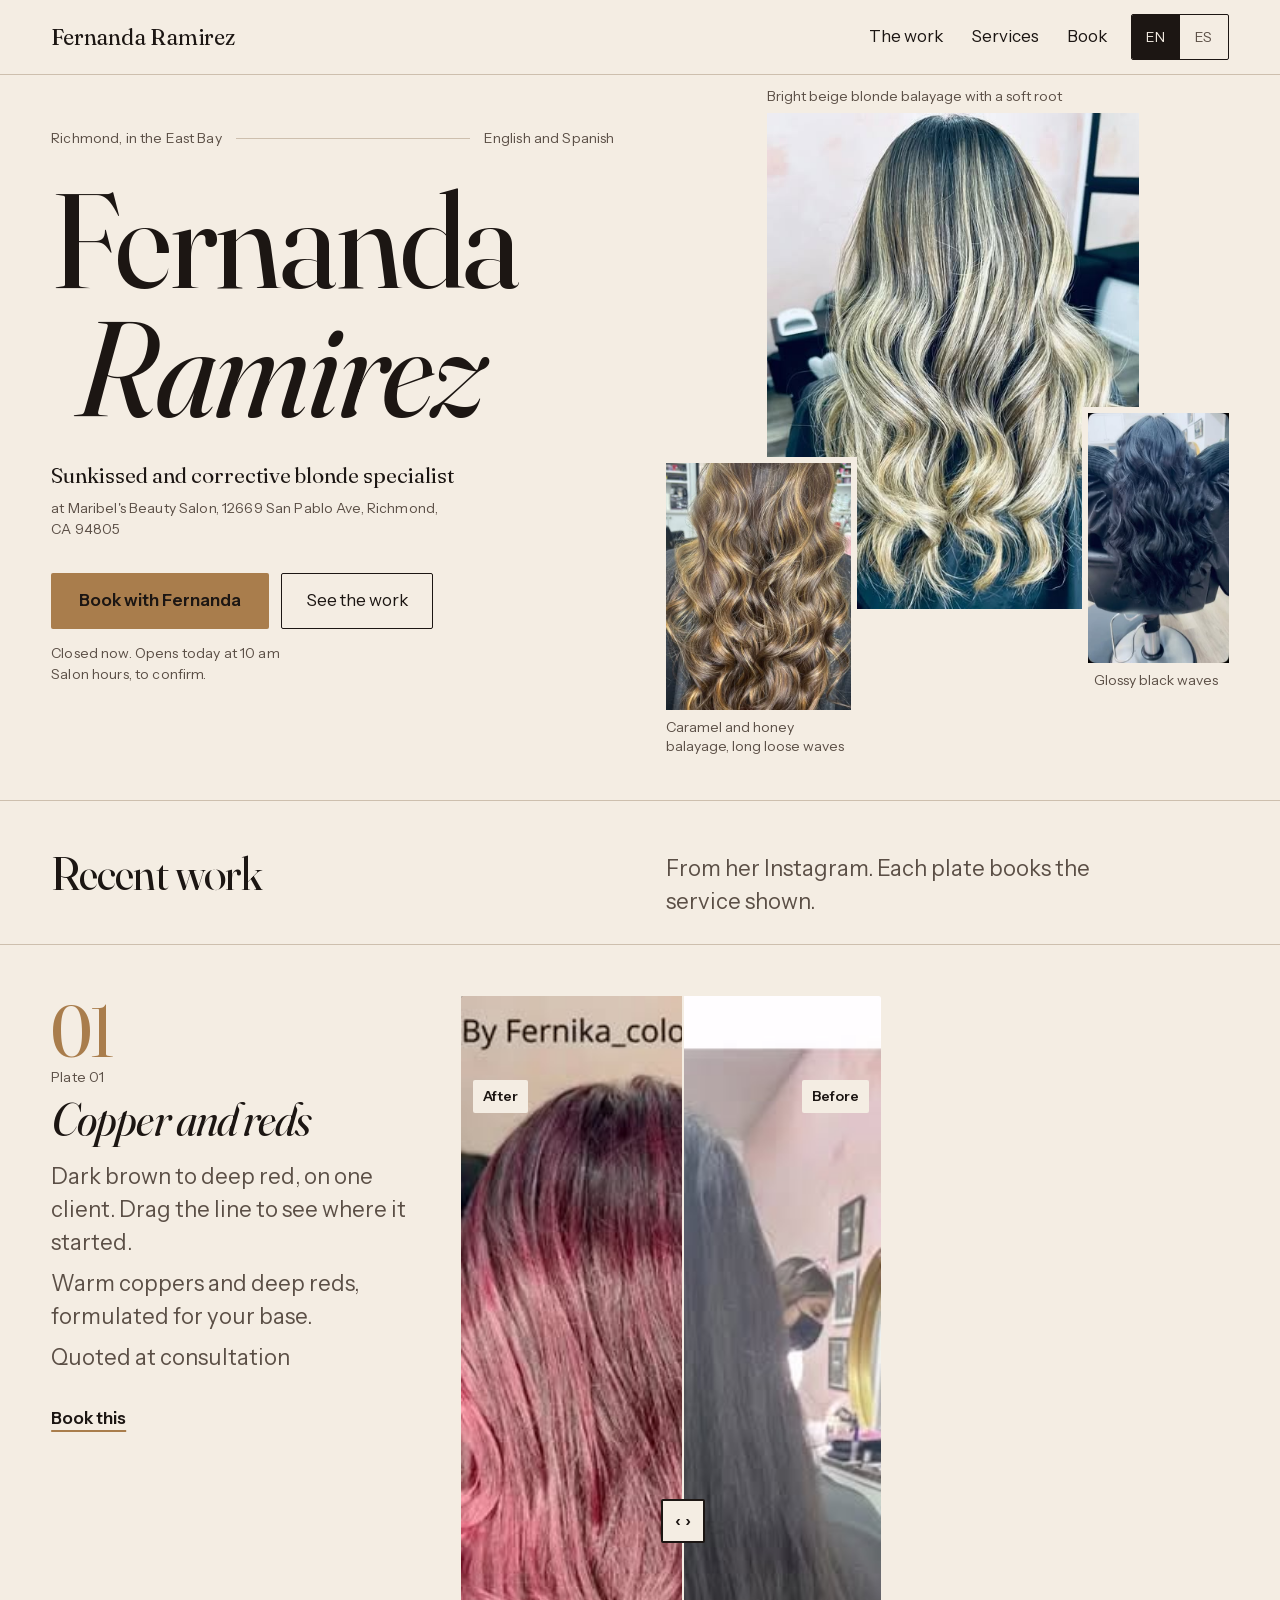
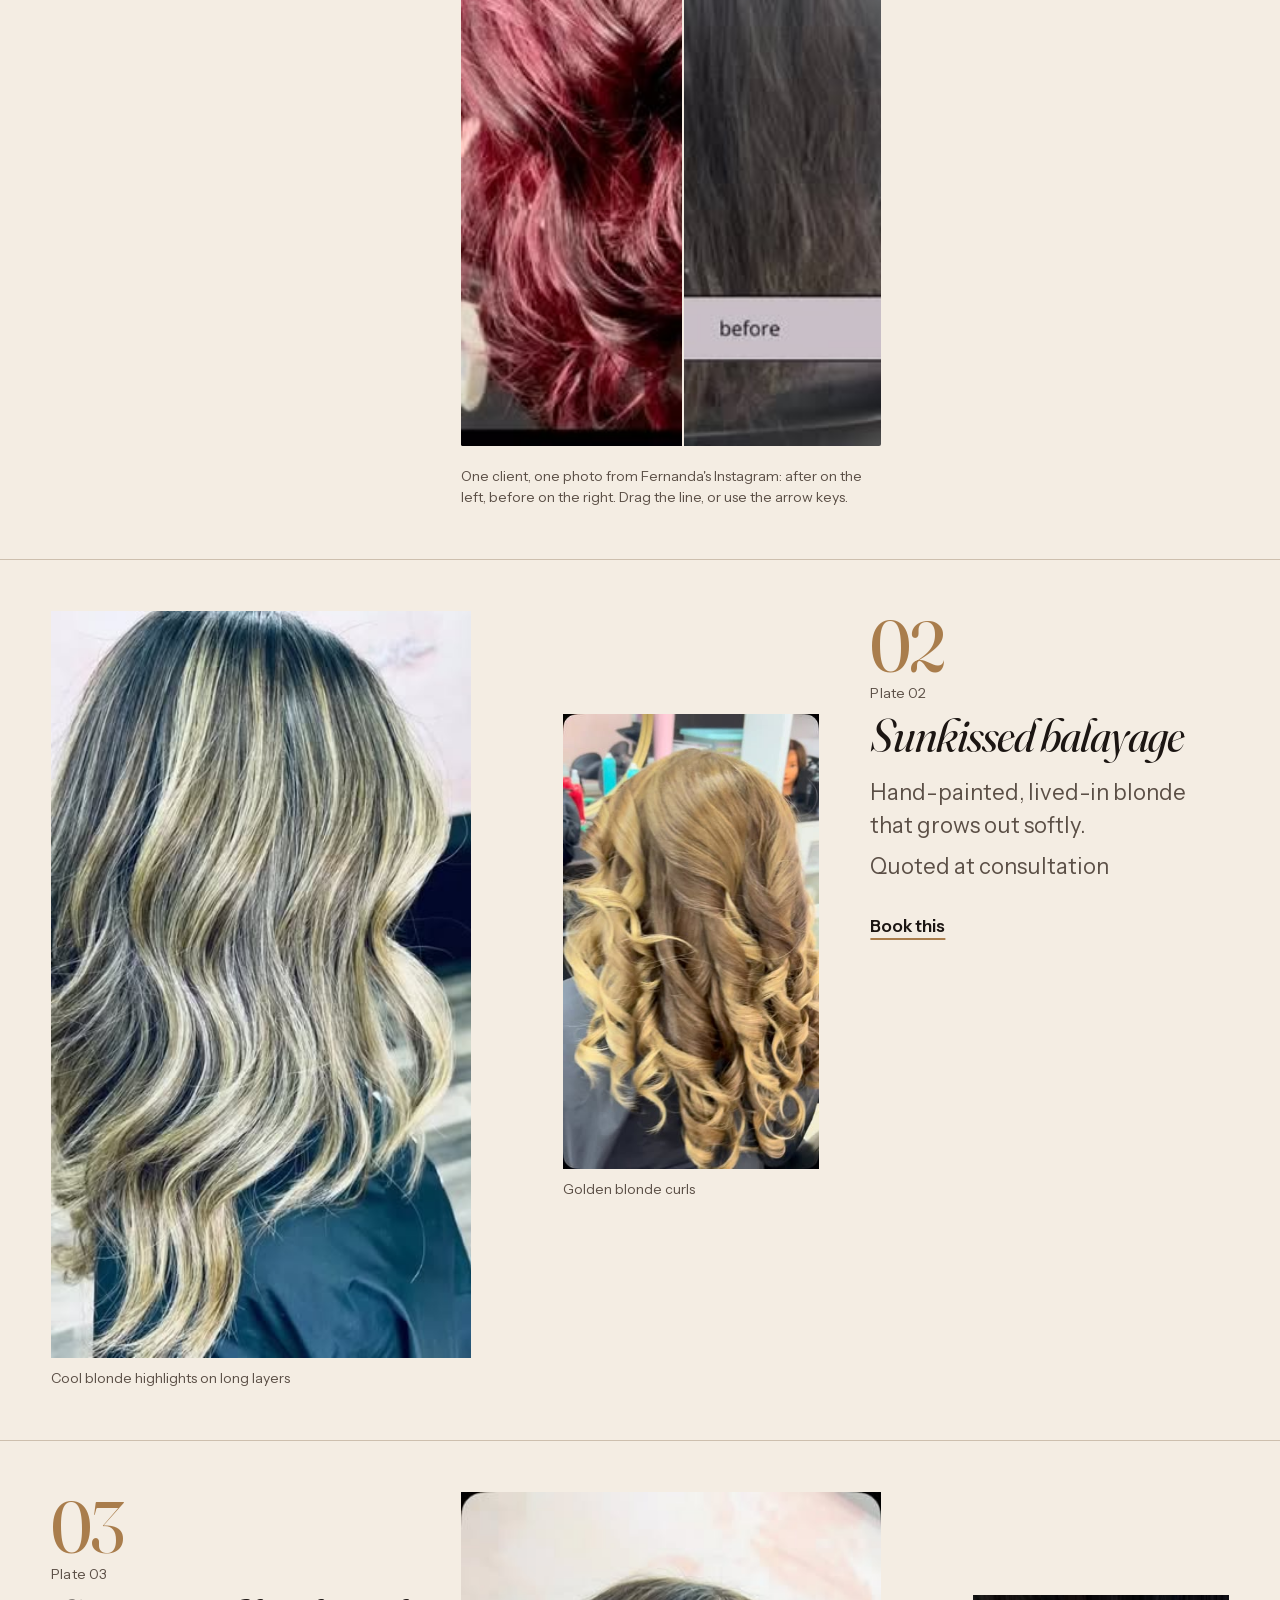
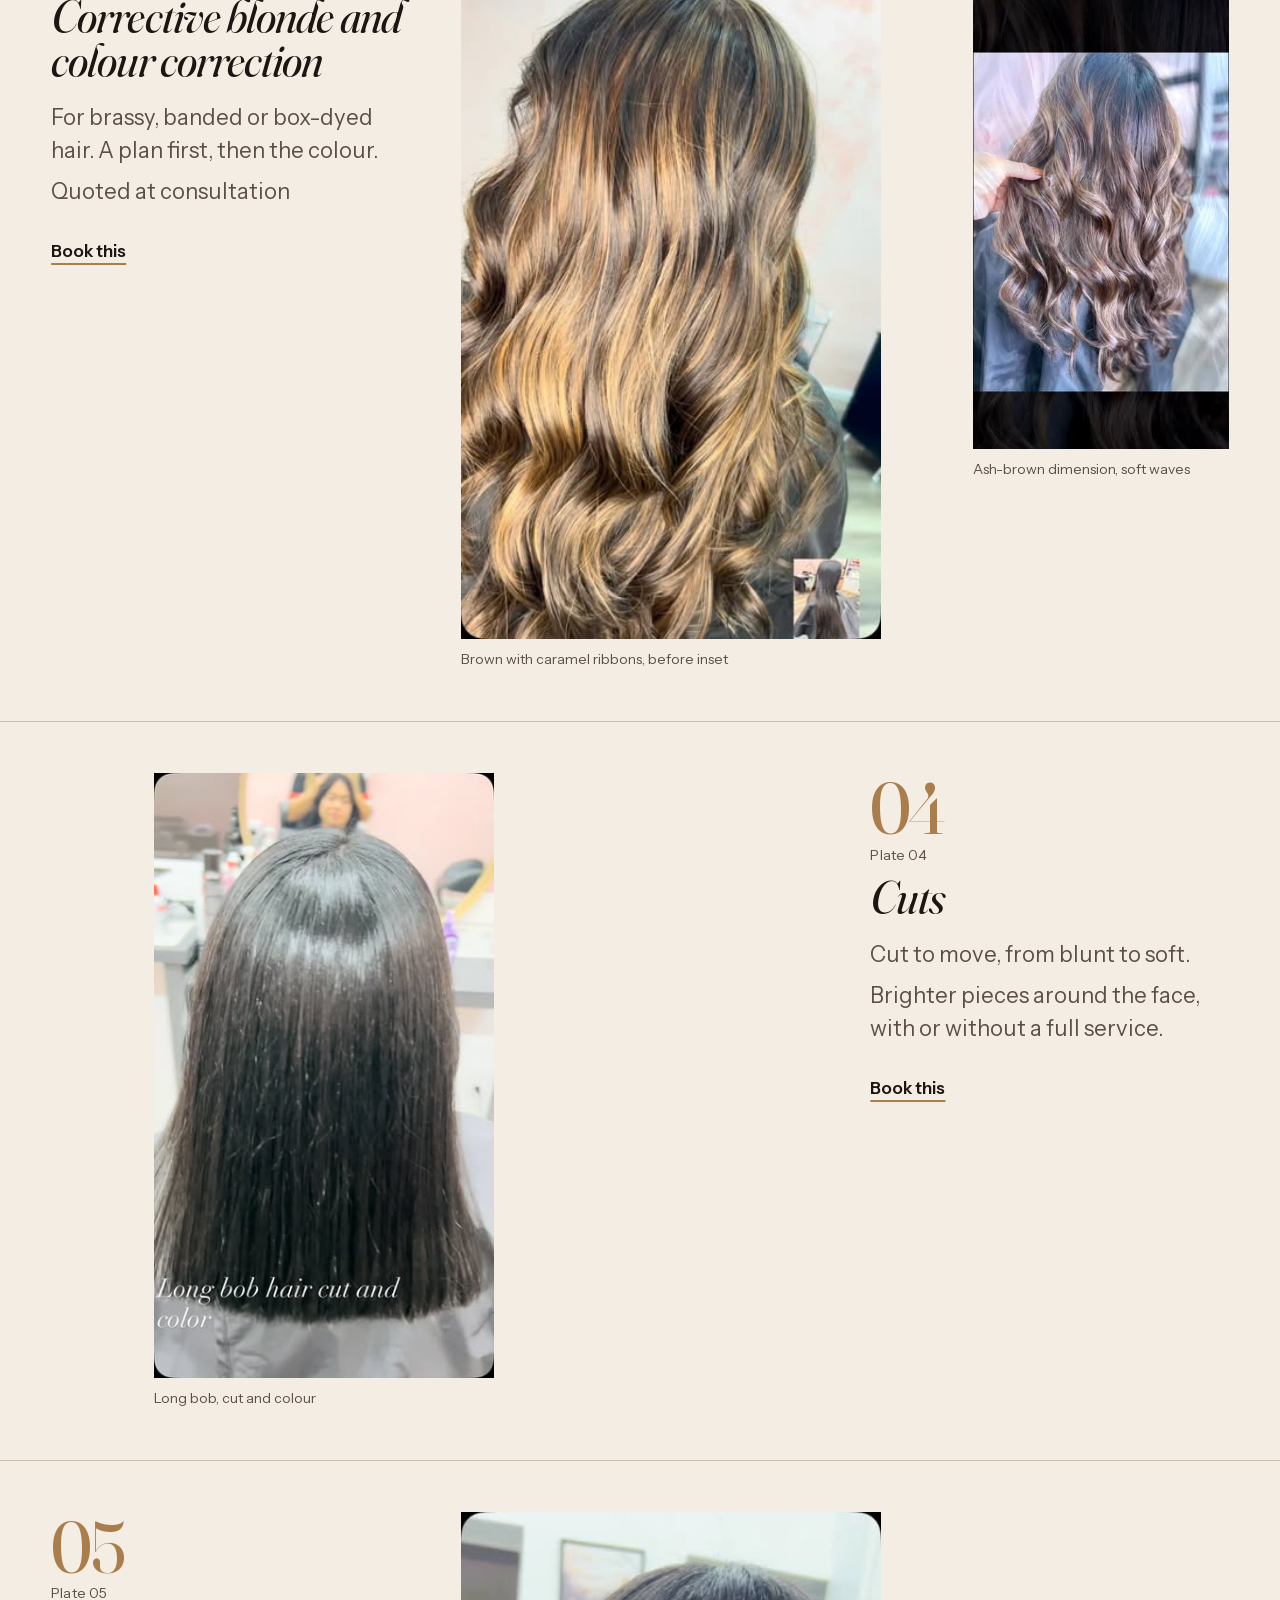
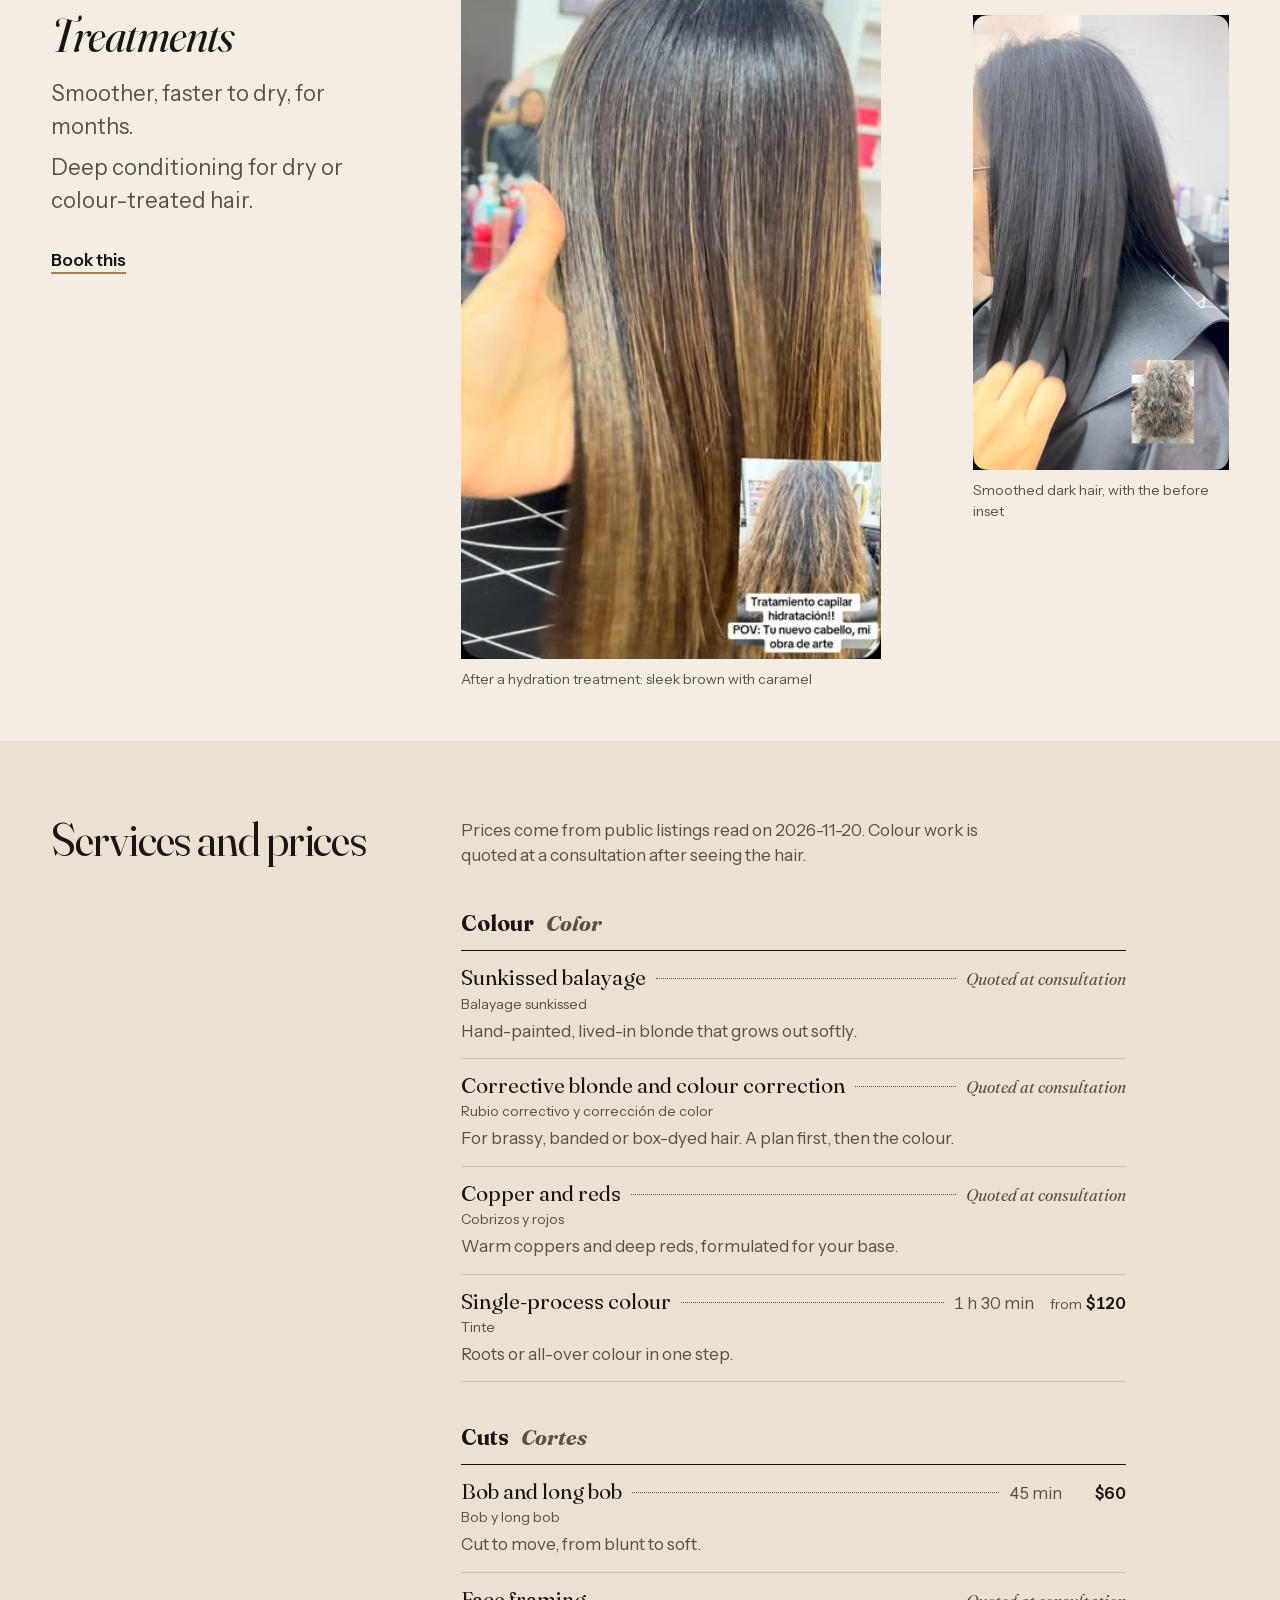
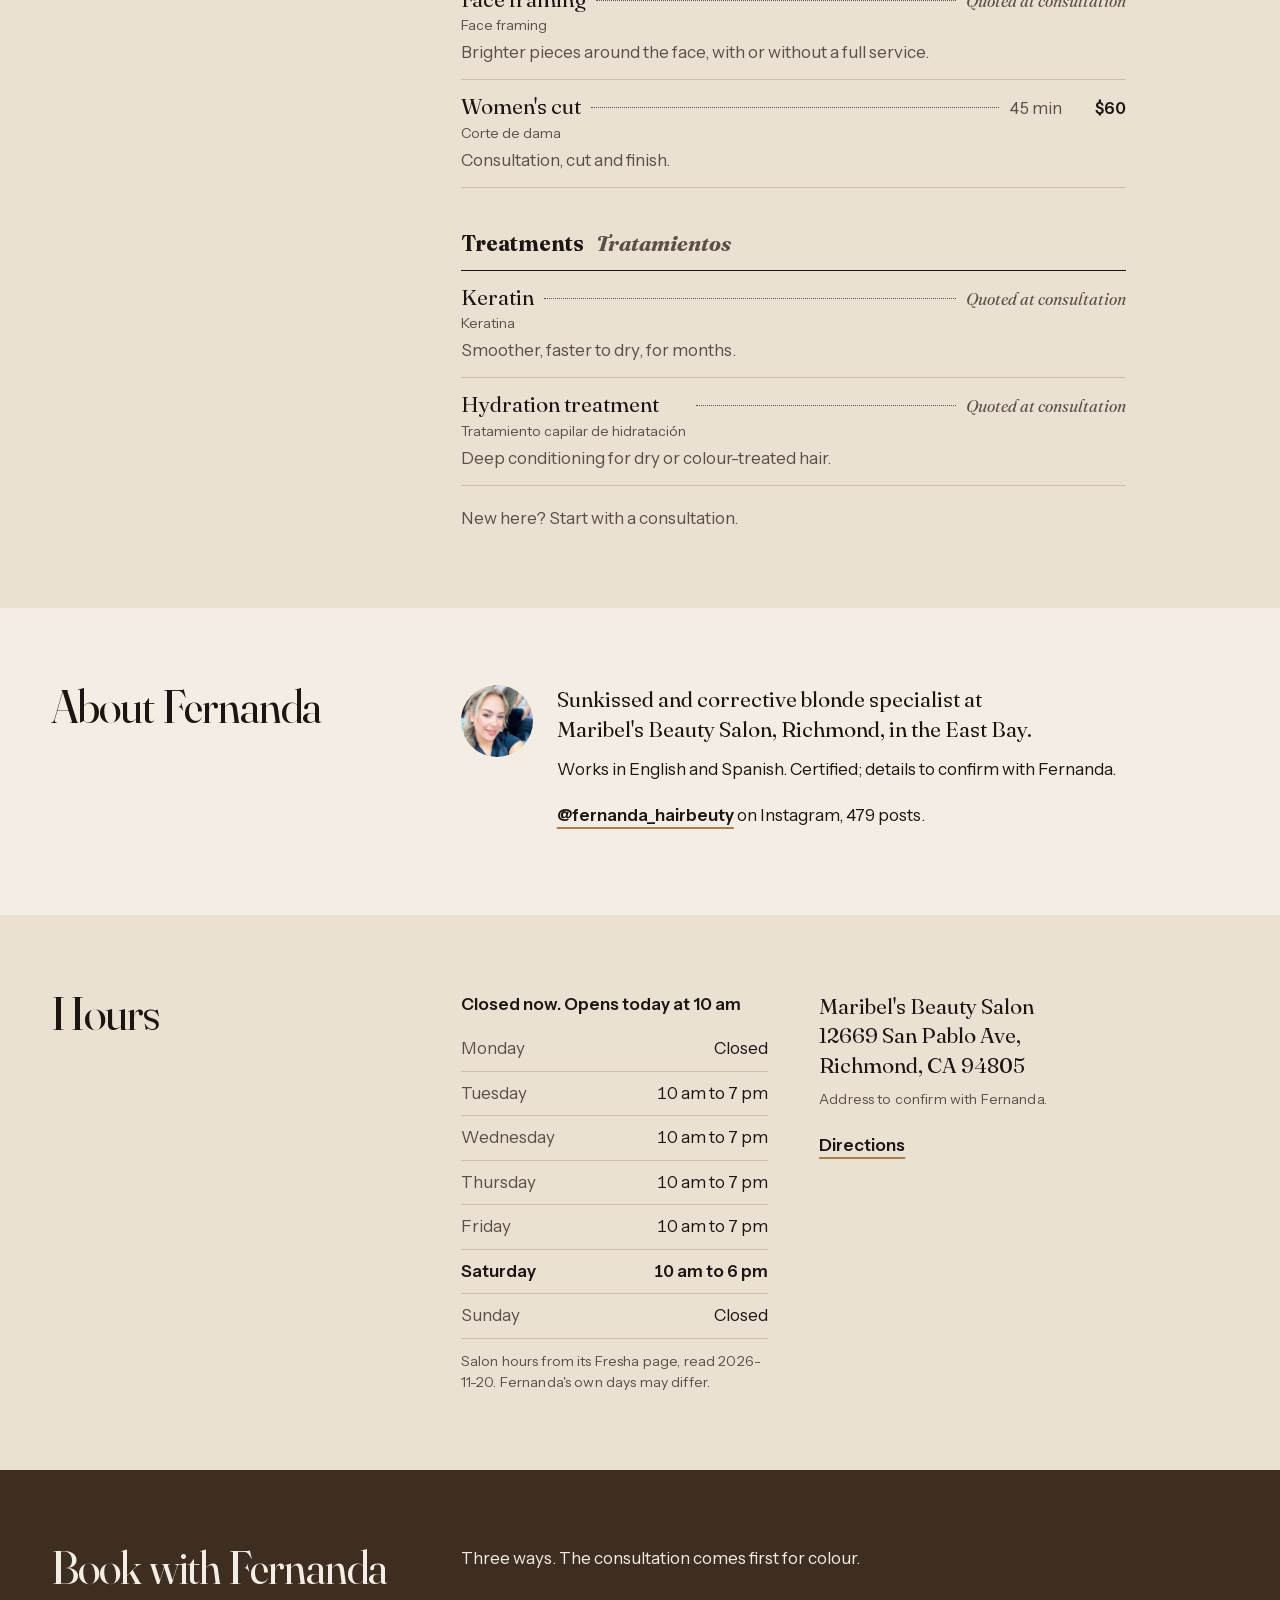
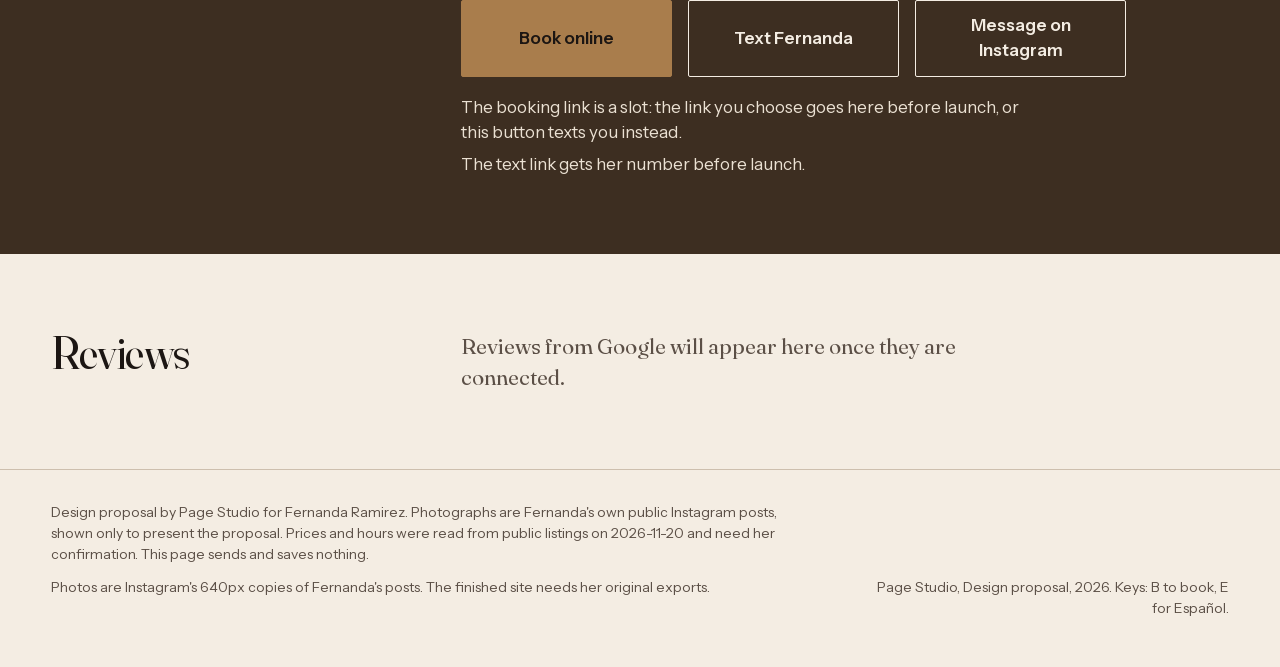
<file: d5-blend.html>
<!DOCTYPE html>
<html lang="en">
<head>
<meta charset="utf-8">
<meta name="robots" content="noindex, nofollow">
<meta name="viewport" content="width=device-width, initial-scale=1">
<title>Fernanda Ramirez, blonde specialist in Richmond, CA: balayage, colour correction, cuts</title>
<meta name="description" content="Fernanda Ramirez, sunkissed and corrective blonde specialist at Maribel's Beauty Salon, 12669 San Pablo Ave, Richmond, CA. Balayage, colour correction, copper and reds, precision cuts, keratin. English and Spanish. Book a consultation.">
<meta name="theme-color" content="#f4ede3">
<link rel="stylesheet" href="fonts/fonts.css">
<script type="application/ld+json">
{"@context":"https://schema.org","@type":"HairSalon","name":"Fernanda Ramirez at Maribel's Beauty Salon","description":"Sunkissed and corrective blonde specialist. Balayage, colour correction, copper and reds, precision cuts, keratin and hydration treatments. English and Spanish.","address":{"@type":"PostalAddress","streetAddress":"12669 San Pablo Ave","addressLocality":"Richmond","addressRegion":"CA","postalCode":"94805","addressCountry":"US"},"sameAs":["https://www.instagram.com/fernanda_hairbeuty/"],"image":"img/work-04.jpg","knowsLanguage":["en","es"],"openingHoursSpecification":[{"@type":"OpeningHoursSpecification","dayOfWeek":["Tuesday","Wednesday","Thursday","Friday"],"opens":"10:00","closes":"19:00"},{"@type":"OpeningHoursSpecification","dayOfWeek":"Saturday","opens":"10:00","closes":"18:00"}]}
</script>
<style>
:root{
  --paper:#f4ede3;--paper-2:#ebe1d3;--ink:#1c1613;--ink-2:#5b4f46;--honey:#a97d4c;--espresso:#3d2e21;--rule:#cdbfae;
  --t1:14px;--t2:17px;--t3:clamp(19px,1.1vw + 14px,22px);--t4:clamp(28px,2.2vw + 18px,48px);--t5:clamp(56px,10.5vw,160px);--t6:clamp(40px,4vw + 20px,80px);
  --display:"Fraunces",Georgia,"Times New Roman",serif;--text:"Instrument Sans",system-ui,-apple-system,"Segoe UI",sans-serif;
  --gutter:clamp(20px,4vw,64px);--r:2px;--ease:cubic-bezier(.2,.7,.2,1);
}
*{box-sizing:border-box}
html{background:var(--paper);scroll-behavior:smooth}
body{margin:0;background:var(--paper);color:var(--ink);font-family:var(--text);font-size:var(--t2);line-height:1.5;-webkit-font-smoothing:antialiased;text-rendering:optimizeLegibility}
img{display:block;max-width:100%;height:auto}
a{color:inherit}
h1,h2,h3,p,figure{margin:0}
:focus-visible{outline:2px solid var(--ink);outline-offset:3px;border-radius:var(--r)}
.skip{position:absolute;left:var(--gutter);top:-100px;background:var(--ink);color:var(--paper);padding:12px 16px;z-index:10;text-decoration:none}
.skip:focus{top:12px}
.display{font-family:var(--display);font-variation-settings:"opsz" 144,"SOFT" 50;font-weight:400;letter-spacing:-.02em;line-height:.96}
.ital{font-style:italic;font-variation-settings:"opsz" 144,"SOFT" 70}
.serif{font-family:var(--display);font-variation-settings:"opsz" 72,"SOFT" 30;font-weight:400}
.meta{font-size:var(--t1);color:var(--ink-2);letter-spacing:.01em}

/* header */
.hdr{display:flex;align-items:center;justify-content:space-between;gap:16px;padding:14px var(--gutter);border-bottom:1px solid var(--rule)}
.mark{font-family:var(--display);font-variation-settings:"opsz" 36;font-size:var(--t3);text-decoration:none;letter-spacing:-.01em;min-height:44px;display:inline-flex;align-items:center}
.hdr-nav{display:flex;align-items:center;gap:4px}
.hdr-nav a{text-decoration:none;padding:10px 12px;min-height:44px;display:inline-flex;align-items:center;border-radius:var(--r)}
.hdr-nav a:hover{text-decoration:underline;text-decoration-color:var(--honey);text-underline-offset:5px;text-decoration-thickness:2px}
.lang{display:flex;border:1px solid var(--ink);border-radius:var(--r);overflow:hidden;margin-left:8px}
.lang button{font:inherit;font-size:var(--t1);background:transparent;color:var(--ink-2);border:0;min-height:44px;min-width:48px;padding:0 12px;cursor:pointer}
.lang button[aria-pressed="true"]{background:var(--ink);color:var(--paper)}
.lang button:focus-visible{outline-offset:-3px}

/* acts */
.btn{display:inline-flex;align-items:center;justify-content:center;min-height:56px;padding:0 28px;background:var(--honey);color:var(--ink);text-decoration:none;font-weight:600;border-radius:var(--r);transition:background .25s var(--ease),color .25s var(--ease)}
.btn:hover{background:var(--espresso);color:var(--paper)}
.ghost{display:inline-flex;align-items:center;justify-content:center;min-height:56px;padding:0 24px;border:1px solid var(--ink);color:var(--ink);text-decoration:none;border-radius:var(--r)}
.ghost:hover{background:var(--paper-2)}
.booklink{display:inline-flex;align-items:center;min-height:44px;font-weight:600;text-decoration:underline;text-decoration-color:var(--honey);text-decoration-thickness:2px;text-underline-offset:6px}
.booklink:hover{text-decoration-color:var(--ink)}

/* masthead */
.mast{display:grid;grid-template-columns:repeat(12,1fr);column-gap:var(--gutter);padding:clamp(20px,3vw,48px) var(--gutter) clamp(64px,7vw,110px);align-items:end}
.mast-copy{grid-column:1/7;padding-bottom:clamp(8px,2vw,32px)}
.kicker{display:flex;gap:14px;align-items:baseline;flex-wrap:wrap;margin-bottom:clamp(14px,2vw,28px)}
.kicker .rule{flex:1;height:1px;background:var(--rule);min-width:40px;align-self:center}
.title{font-size:var(--t5)}
.title .ital{display:block;padding-left:.18em}
.sub{font-family:var(--display);font-variation-settings:"opsz" 72,"SOFT" 30;font-size:var(--t3);line-height:1.3;margin-top:clamp(16px,2.2vw,28px);max-width:30ch}
.place{margin-top:8px;max-width:40ch}
.acts{display:flex;gap:12px;flex-wrap:wrap;margin-top:clamp(20px,2.6vw,36px)}
.open{margin-top:14px}
.open span{display:block}
.mast-art{grid-column:7/13;position:relative;aspect-ratio:1/1.06}
.mast-art figure{position:absolute;margin:0}
.art-a{left:18%;top:0;width:66%}
.art-b{left:0;bottom:0;width:34%;border:6px solid var(--paper);border-bottom:0;border-left:0}
.art-c{right:0;bottom:7%;width:26%;border:6px solid var(--paper);border-right:0}
.mast-art img{width:100%}
.mast-art figcaption{position:absolute;left:0;right:0;top:calc(100% + 8px);font-size:var(--t1);color:var(--ink-2);line-height:1.35}
.art-a figcaption{top:auto;bottom:calc(100% + 8px);white-space:nowrap;overflow:hidden;text-overflow:ellipsis}
.art-c figcaption{left:6px}

/* plates */
.plates-head{display:grid;grid-template-columns:repeat(12,1fr);column-gap:var(--gutter);padding:clamp(28px,4vw,64px) var(--gutter) clamp(12px,2vw,28px);border-top:1px solid var(--rule)}
.plates-head h2{grid-column:1/6;font-size:var(--t4)}
.plates-head p{grid-column:7/12;font-size:var(--t3);color:var(--ink-2);align-self:end;max-width:40ch}
.plate{display:grid;grid-template-columns:repeat(12,1fr);column-gap:var(--gutter);padding:clamp(28px,4vw,72px) var(--gutter);border-top:1px solid var(--rule)}
.plate-copy{grid-column:1/5;align-self:start;position:sticky;top:24px}
.plate:nth-child(even) .plate-copy{grid-column:9/13;order:2}
.plate-art{grid-column:5/13;display:grid;grid-template-columns:repeat(8,1fr);column-gap:var(--gutter);align-items:start}
.plate:nth-child(even) .plate-art{grid-column:1/9;order:1}
.num{font-family:var(--display);font-variation-settings:"opsz" 144,"SOFT" 50;font-size:var(--t6);line-height:1;color:var(--honey);font-variant-numeric:tabular-nums;letter-spacing:-.03em}
.plate h3{font-size:var(--t4);margin-top:10px;max-width:14ch}
.plate .lines{margin-top:18px;max-width:34ch;font-size:var(--t3);color:var(--ink-2)}
.plate .lines p + p{margin-top:8px}
.plate .booklink{margin-top:22px}
.plate figcaption{margin-top:10px;font-size:var(--t1);color:var(--ink-2);max-width:36ch}
.p-main{grid-column:1/6}
.p-side{grid-column:6/9;margin-top:clamp(40px,8vw,160px)}
.p-main img{width:min(100%,420px)}
.p-side img{width:min(100%,340px)}
.p-side.alone{grid-column:2/7;margin-top:0}

/* the comparison: one client, one photo, the divider from the Stage on paper */
.cmp-wrap{grid-column:1/6;display:grid;gap:10px;justify-items:start}
.cmp{position:relative;width:min(100%,420px);aspect-ratio:2/5;background:var(--paper-2);border-radius:var(--r);overflow:hidden;isolation:isolate;--pos:50%}
.cmp .layer{position:absolute;inset:0;background-repeat:no-repeat;background-image:url("img/work-01.jpg");background-size:200% 100%}
.cmp .before{background-position:100% 0}
.cmp .after{background-position:0 0;clip-path:inset(0 calc(100% - var(--pos)) 0 0)}
.cmp .tag{position:absolute;top:8%;font-size:var(--t1);font-weight:600;padding:6px 10px;background:var(--paper);color:var(--ink);border-radius:var(--r)}
.cmp .after .tag{left:12px}
.cmp .before .tag{right:12px}
.cmp .divider{position:absolute;top:0;bottom:0;left:var(--pos);width:2px;margin-left:-1px;background:var(--paper);pointer-events:none}
.cmp .handle{position:absolute;top:50%;left:50%;width:44px;height:44px;transform:translate(-50%,-50%);display:flex;align-items:center;justify-content:center;gap:4px;background:var(--paper);border:2px solid var(--ink);border-radius:var(--r);color:var(--ink);font-weight:600;line-height:1}
.cmp .range{position:absolute;inset:0;width:100%;height:100%;margin:0;opacity:0;cursor:ew-resize;-webkit-appearance:none;appearance:none;touch-action:none;background:transparent}
.cmp .range::-webkit-slider-runnable-track{height:100%;background:transparent}
.cmp .range::-webkit-slider-thumb{-webkit-appearance:none;appearance:none;width:44px;height:100%;background:transparent}
.cmp .range::-moz-range-track{height:100%;background:transparent}
.cmp .range::-moz-range-thumb{width:44px;height:100%;border:0;background:transparent}
.cmp:has(.range:focus-visible){outline:3px solid var(--ink);outline-offset:4px}
.cmp-wrap figcaption{max-width:420px}

/* services: the carta's bilingual rows */
.band{background:var(--paper-2)}
.sec{display:grid;grid-template-columns:repeat(12,1fr);column-gap:var(--gutter);padding:clamp(40px,6vw,96px) var(--gutter)}
.sec > h2{grid-column:1/5;font-size:var(--t4)}
.sec > .body{grid-column:5/12}
.sec .note{color:var(--ink-2);max-width:52ch}
.grp{margin-top:clamp(24px,3vw,40px)}
.gname{display:flex;align-items:baseline;gap:12px;padding-bottom:10px;border-bottom:1px solid var(--ink)}
.gname .g{font-family:var(--display);font-variation-settings:"opsz" 72,"SOFT" 30;font-size:var(--t3)}
.gname .g2{font-family:var(--display);font-style:italic;font-variation-settings:"opsz" 72,"SOFT" 50;font-size:var(--t3);color:var(--ink-2)}
html[lang="es"] .gname .g{order:2;font-style:italic;font-variation-settings:"opsz" 72,"SOFT" 50;color:var(--ink-2)}
html[lang="es"] .gname .g2{order:1;font-style:normal;font-variation-settings:"opsz" 72,"SOFT" 30;color:var(--ink)}
.row{display:grid;grid-template-columns:auto minmax(24px,1fr) auto;grid-template-areas:"names leader meta" "line line line";align-items:baseline;column-gap:10px;padding:14px 0;border-bottom:1px solid var(--rule)}
.names{grid-area:names;display:flex;flex-direction:column;min-width:0}
.name{display:block}
.name[data-lang="en"]{order:0;font-family:var(--display);font-variation-settings:"opsz" 72,"SOFT" 30;font-size:var(--t3);line-height:1.15}
.name[data-lang="es"]{order:1;font-size:var(--t1);color:var(--ink-2);margin-top:3px}
html[lang="es"] .name[data-lang="es"]{order:0;font-family:var(--display);font-variation-settings:"opsz" 72,"SOFT" 30;font-size:var(--t3);line-height:1.15;color:var(--ink);margin-top:0}
html[lang="es"] .name[data-lang="en"]{order:1;font-family:var(--text);font-variation-settings:normal;font-size:var(--t1);color:var(--ink-2);margin-top:3px;line-height:1.5}
.leader{grid-area:leader;border-bottom:1px dotted var(--ink-2);align-self:baseline;transform:translateY(-.35em)}
.rmeta{grid-area:meta;display:flex;gap:16px;align-items:baseline;white-space:nowrap;font-variant-numeric:tabular-nums}
.dur{color:var(--ink-2)}
.pr{font-weight:600;min-width:4ch;text-align:right}
.pr .pre{font-weight:400;color:var(--ink-2);margin-right:.3em;font-size:var(--t1)}
.consult{font-family:var(--display);font-style:italic;font-variation-settings:"opsz" 72,"SOFT" 50;color:var(--ink-2)}
.ln{grid-area:line;color:var(--ink-2);margin-top:4px;max-width:48ch}

/* about */
.about .body{display:grid;grid-template-columns:72px 1fr;gap:20px 24px;align-items:start}
.about img{width:72px;height:72px;border-radius:50%;object-fit:cover}
.about .lead{font-family:var(--display);font-variation-settings:"opsz" 72,"SOFT" 30;font-size:var(--t3);line-height:1.35;max-width:36ch}
.about p + p{margin-top:12px}
.about .ig{display:inline-flex;align-items:center;min-height:44px;font-weight:600;text-decoration:underline;text-decoration-color:var(--honey);text-decoration-thickness:2px;text-underline-offset:6px}

/* hours */
.hours .body{display:grid;grid-template-columns:1fr 1fr;gap:32px var(--gutter)}
.hrow{display:grid;grid-template-columns:1fr auto;gap:16px;padding:9px 0;border-bottom:1px solid var(--rule);font-variant-numeric:tabular-nums}
.hrow.today{font-weight:600}
.hday{color:var(--ink-2)}.hrow.today .hday{color:var(--ink)}
.status{font-weight:600;margin-bottom:10px}
.addr{font-family:var(--display);font-variation-settings:"opsz" 72,"SOFT" 30;font-size:var(--t3);line-height:1.35}
.addr + p{margin-top:8px}
.dir{display:inline-flex;align-items:center;min-height:44px;margin-top:14px;font-weight:600;text-decoration:underline;text-decoration-color:var(--honey);text-decoration-thickness:2px;text-underline-offset:6px}

/* book */
.book{background:var(--espresso);color:var(--paper)}
.book .body p{max-width:52ch}
.chan{display:grid;grid-template-columns:repeat(3,1fr);gap:16px;margin-top:28px}
.chan a{display:flex;align-items:center;justify-content:center;min-height:64px;padding:12px 18px;text-align:center;text-decoration:none;border:1px solid var(--paper);border-radius:var(--r);font-weight:600}
.chan a.primary{background:var(--honey);color:var(--ink);border-color:var(--honey)}
.chan a:hover{background:var(--paper);color:var(--espresso)}
.chan a.primary:hover{background:var(--paper);color:var(--espresso);border-color:var(--paper)}
.book .slots{margin-top:18px;color:var(--paper-2)}
.book .slots p + p{margin-top:6px}
.book :focus-visible{outline-color:var(--paper)}
.qr-print{display:none}

/* reviews */
.reviews .body p{font-family:var(--display);font-variation-settings:"opsz" 72,"SOFT" 30;font-size:var(--t3);color:var(--ink-2);max-width:40ch;line-height:1.4}

/* footer */
.ftr{padding:32px var(--gutter) 48px;border-top:1px solid var(--rule);display:grid;grid-template-columns:repeat(12,1fr);column-gap:var(--gutter);row-gap:12px;font-size:var(--t1);color:var(--ink-2)}
.ftr p{grid-column:1/9;max-width:80ch}
.ftr .colophon{grid-column:9/13;text-align:right}

/* the pocket's sticky act, phone only */
.bar{position:fixed;left:0;right:0;bottom:0;z-index:5;display:none;padding:10px var(--gutter) calc(10px + env(safe-area-inset-bottom));background:var(--paper);border-top:1px solid var(--rule);transition:transform .35s var(--ease)}
.bar .btn{width:100%}
.bar.is-hidden{transform:translateY(110%)}

/* reveal: default visible; hidden only while js loads */
html.js:not(.ready) .rv{opacity:0;transform:translateY(10px)}
.rv{transition:opacity .45s var(--ease),transform .45s var(--ease);transition-delay:calc(var(--i,0) * 70ms)}
@media (prefers-reduced-motion:reduce){html{scroll-behavior:auto}.rv,.btn,.bar{transition:none}html.js:not(.ready) .rv{opacity:1;transform:none}}

@media (max-width:1000px){
  .mast-copy{grid-column:1/13}
  .mast-art{grid-column:1/13;margin-top:40px}
  .plate-copy,.plate:nth-child(even) .plate-copy{grid-column:1/13;position:static;order:0}
  .plate-art,.plate:nth-child(even) .plate-art{grid-column:1/13;order:1;margin-top:28px}
  .sec > h2{grid-column:1/13}.sec > .body{grid-column:1/13;margin-top:20px}
  .plates-head h2,.plates-head p{grid-column:1/13}.plates-head p{margin-top:10px}
  .ftr p,.ftr .colophon{grid-column:1/13;text-align:left}
}
@media (max-width:720px){
  body{padding-bottom:92px}
  .bar{display:block}
  .hdr-nav .navlink,.hdr-nav .navbook{display:none}
  .mark{white-space:nowrap}
  .mast{padding-bottom:40px}
  .mast-art{position:static;aspect-ratio:auto;display:grid;grid-template-columns:1fr 1fr;gap:28px 12px}
  .mast-art figure{position:static}
  .art-a{grid-column:1/3;width:auto}
  .art-b,.art-c{width:auto;border:0}
  .mast-art figcaption{position:static;white-space:normal;margin-top:8px}
  .art-a figcaption{position:static;white-space:normal;overflow:visible}
  .art-c figcaption{left:0}
  .plate-art{grid-template-columns:1fr 1fr;column-gap:12px}
  .p-main,.cmp-wrap{grid-column:1/3}.p-side{grid-column:1/3;margin-top:28px}
  .p-side.alone{grid-column:1/3}
  .cmp{width:min(100%,360px)}
  .row{grid-template-columns:minmax(16px,1fr) auto;grid-template-areas:"names names" "leader meta" "line line";row-gap:4px}
  .leader{transform:translateY(-.5em)}
  .hours .body{grid-template-columns:1fr}
  .chan{grid-template-columns:1fr}
  .acts{flex-direction:column;align-items:stretch}
  .btn,.ghost{width:100%}
}

/* paper: the carta's one sheet */
@media print{
  :root{--paper:#fff;--paper-2:#fff;--ink:#000;--ink-2:#000;--honey:#000;--espresso:#000;--rule:#000;--t1:13px;--t2:13px;--t3:14px;--t4:17px;--t5:28pt;--t6:17px}
  @page{size:Letter;margin:10mm 12mm}
  html{scroll-behavior:auto}
  body{background:#fff;color:#000;line-height:1.3;padding-bottom:0}
  .skip,.hdr,.mast-art,.plates-head,.plates,.ghost,.open,.bar,.reviews,.about img,.acts,.sec .note.new,.ln{display:none!important}
  .rv{opacity:1!important;transform:none!important;transition:none}
  .mast{display:block;padding:0 0 2mm;border-bottom:2px solid #000}
  .kicker{margin-bottom:1mm}
  .title{line-height:1}
  .title .ital{display:inline;padding-left:.15em}
  .sub{margin-top:1mm;max-width:none;line-height:1.15}
  .place{margin-top:1mm}
  .sec{display:block;padding:2.5mm 0}
  .band{background:#fff}
  .sec > .body{margin-top:1.5mm}
  .sec > h2{break-after:avoid}
  .grp{margin-top:1.5mm;break-inside:avoid}
  .gname{padding-bottom:.5mm}
  .groups{column-count:2;column-gap:8mm;column-rule:1px solid #aaa}
  .row{padding:1.2mm 0;break-inside:avoid;column-gap:2mm;border-bottom-color:#aaa}
  .name[data-lang="es"],html[lang="es"] .name[data-lang="en"]{margin-top:0}
  .pair{display:grid;grid-template-columns:1fr 1fr 1fr;gap:0 6mm;border-top:2px solid #000;margin-top:2mm}
  .pair .sec{padding:2mm 0}
  .pair .sec > h2{font-size:var(--t4)}
  .about .body{display:block}
  .about .lead{max-width:none}
  .hours .body{display:block}
  .hrow{padding:.7mm 0;gap:4mm;border-bottom-color:#aaa}
  .status{margin-bottom:1mm}
  .addr{margin-top:2mm}
  .dir{display:none}
  .book{background:#fff;color:#000}
  .book .slots{display:none}
  .chan{display:block;margin-top:1.5mm}
  .chan a,.chan a.primary{display:block;min-height:0;padding:.6mm 0;border:0;background:#fff;color:#000;text-align:left;font-weight:600}
  .chan a[data-print-url]::after{content:attr(data-print-url);display:block;font-weight:400;font-size:var(--t1)}
  .qr-print{display:grid;grid-template-columns:28mm 1fr;gap:3mm;align-items:center;margin-top:2mm}
  .qr-print img{width:28mm;height:28mm}
  .ftr{display:block;padding:2mm 0 0;border-top:2px solid #000}
  .ftr p{max-width:none;margin:0 0 .8mm}
  .ftr .colophon{text-align:left}
  a{text-decoration:none}
}
</style>
</head>
<body>
<a class="skip" href="#main" data-t="skip">Skip to the work</a>
<header class="hdr">
  <a class="mark" href="#top" data-from="person.name">Fernanda Ramirez</a>
  <nav class="hdr-nav" aria-label="Page">
    <a class="navlink" href="#plates" data-t="nav_work">The work</a>
    <a class="navlink" href="#services" data-t="services">Services</a>
    <a class="navbook" href="#book" data-t="book_short">Book</a>
    <div class="lang" role="group" aria-label="Language">
      <button type="button" data-lang-toggle="en" aria-pressed="true" lang="en">EN</button>
      <button type="button" data-lang-toggle="es" aria-pressed="false" lang="es">ES</button>
    </div>
  </nav>
</header>

<main id="main">
<section class="mast" id="top" aria-labelledby="name">
  <div class="mast-copy">
    <p class="kicker meta rv" style="--i:0"><span data-from="salon.area_en">Richmond, in the East Bay</span><span class="rule" aria-hidden="true"></span><span data-from="person.languages_en">English and Spanish</span></p>
    <h1 class="display title rv" id="name" style="--i:1"><span>Fernanda</span><span class="ital">Ramirez</span></h1>
    <p class="sub rv" style="--i:2" data-from="person.position_en">Sunkissed and corrective blonde specialist</p>
    <p class="place meta rv" style="--i:3"><span data-t="at_salon">at Maribel's Beauty Salon</span>, <span data-from="salon.address_line">12669 San Pablo Ave, Richmond, CA 94805</span></p>
    <div class="acts rv" id="acts" style="--i:4">
      <a class="btn" href="#book" data-t="book">Book with Fernanda</a>
      <a class="ghost" href="#plates" data-t="see_work">See the work</a>
    </div>
    <p class="open meta rv" style="--i:5"><span data-open-now></span> <span data-t="hours_note_short">Salon hours, to confirm.</span></p>
  </div>
  <div class="mast-art rv" style="--i:2">
    <figure class="art-a"><img src="img/work-04.jpg" width="480" height="640" alt="Bright beige blonde balayage with a soft root" data-t="cap_04" data-t-attr="alt" fetchpriority="high"><figcaption data-t="cap_04">Bright beige blonde balayage with a soft root</figcaption></figure>
    <figure class="art-b"><img src="img/work-02.jpg" width="480" height="640" alt="Caramel and honey balayage, long loose waves" data-t="cap_02" data-t-attr="alt"><figcaption data-t="cap_02">Caramel and honey balayage, long loose waves</figcaption></figure>
    <figure class="art-c"><img src="img/work-07.jpg" width="360" height="640" alt="Glossy black waves" data-t="cap_07" data-t-attr="alt"><figcaption data-t="cap_07">Glossy black waves</figcaption></figure>
  </div>
</section>

<div class="plates-head" id="plates">
  <h2 class="display" data-t="work">Recent work</h2>
  <p data-t="plates_lead">From her Instagram. Each plate books the service shown.</p>
</div>

<section class="plates" aria-label="Plates">
  <article class="plate" id="plate-1">
    <div class="plate-copy">
      <p class="num" aria-hidden="true">01</p>
      <p class="meta"><span data-t="plate">Plate</span> 01</p>
      <h3 class="display ital" data-t="svc_copper">Copper and reds</h3>
      <div class="lines"><p data-t="cmp_lead">Dark brown to deep red, on one client. Drag the line to see where it started.</p><p data-from="services.groups.0.items.2.line_en">Warm coppers and deep reds, formulated for your base.</p><p data-t="consult">Quoted at consultation</p></div>
      <a class="booklink" href="#book" data-t="plate_book">Book this</a>
    </div>
    <div class="plate-art">
      <figure class="cmp-wrap">
        <div class="cmp" id="cmp" style="--pos:50%">
          <div class="layer before" role="img" data-t="cmp_before_alt" data-t-attr="aria-label" aria-label="Before: long dark brown hair"><span class="tag" data-t="before">Before</span></div>
          <div class="layer after" role="img" data-t="cmp_after_alt" data-t-attr="aria-label" aria-label="After: the same hair in deep red waves"><span class="tag" data-t="after">After</span></div>
          <div class="divider" aria-hidden="true"><span class="handle"><span>‹</span><span>›</span></span></div>
          <input class="range" id="cmp-range" type="range" min="0" max="100" value="50" step="1" aria-label="Compare before and after" data-t="cmp_label" data-t-attr="aria-label" aria-valuetext="After, 50 percent">
        </div>
        <figcaption data-t="cmp_cap">One client, one photo from Fernanda's Instagram: after on the left, before on the right. Drag the line, or use the arrow keys.</figcaption>
      </figure>
    </div>
  </article>

  <article class="plate" id="plate-2">
    <div class="plate-copy">
      <p class="num" aria-hidden="true">02</p>
      <p class="meta"><span data-t="plate">Plate</span> 02</p>
      <h3 class="display ital" data-t="svc_balayage">Sunkissed balayage</h3>
      <div class="lines"><p data-from="services.groups.0.items.0.line_en">Hand-painted, lived-in blonde that grows out softly.</p><p data-t="consult">Quoted at consultation</p></div>
      <a class="booklink" href="#book" data-t="plate_book">Book this</a>
    </div>
    <div class="plate-art">
      <figure class="p-main"><img src="img/work-05.jpg" width="360" height="640" alt="Cool blonde highlights on long layers" data-t="cap_05" data-t-attr="alt" loading="lazy"><figcaption data-t="cap_05">Cool blonde highlights on long layers</figcaption></figure>
      <figure class="p-side"><img src="img/work-10.jpg" width="360" height="640" alt="Golden blonde curls" data-t="cap_10" data-t-attr="alt" loading="lazy"><figcaption data-t="cap_10">Golden blonde curls</figcaption></figure>
    </div>
  </article>

  <article class="plate" id="plate-3">
    <div class="plate-copy">
      <p class="num" aria-hidden="true">03</p>
      <p class="meta"><span data-t="plate">Plate</span> 03</p>
      <h3 class="display ital" data-t="svc_corrective">Corrective blonde and colour correction</h3>
      <div class="lines"><p data-from="services.groups.0.items.1.line_en">For brassy, banded or box-dyed hair. A plan first, then the colour.</p><p data-t="consult">Quoted at consultation</p></div>
      <a class="booklink" href="#book" data-t="plate_book">Book this</a>
    </div>
    <div class="plate-art">
      <figure class="p-main"><img src="img/work-11.jpg" width="360" height="640" alt="Brown with caramel ribbons, before inset" data-t="cap_11" data-t-attr="alt" loading="lazy"><figcaption data-t="cap_11">Brown with caramel ribbons, before inset</figcaption></figure>
      <figure class="p-side"><img src="img/work-03.jpg" width="361" height="640" alt="Ash-brown dimension, soft waves" data-t="cap_03" data-t-attr="alt" loading="lazy"><figcaption data-t="cap_03">Ash-brown dimension, soft waves</figcaption></figure>
    </div>
  </article>

  <article class="plate" id="plate-4">
    <div class="plate-copy">
      <p class="num" aria-hidden="true">04</p>
      <p class="meta"><span data-t="plate">Plate</span> 04</p>
      <h3 class="display ital" data-t="grp_cuts">Cuts</h3>
      <div class="lines"><p data-from="services.groups.1.items.0.line_en">Cut to move, from blunt to soft.</p><p data-from="services.groups.1.items.1.line_en">Brighter pieces around the face, with or without a full service.</p></div>
      <a class="booklink" href="#book" data-t="plate_book">Book this</a>
    </div>
    <div class="plate-art">
      <figure class="p-side alone"><img src="img/work-12.jpg" width="360" height="640" alt="Long bob, cut and colour" data-t="cap_12" data-t-attr="alt" loading="lazy"><figcaption data-t="cap_12">Long bob, cut and colour</figcaption></figure>
    </div>
  </article>

  <article class="plate" id="plate-5">
    <div class="plate-copy">
      <p class="num" aria-hidden="true">05</p>
      <p class="meta"><span data-t="plate">Plate</span> 05</p>
      <h3 class="display ital" data-t="grp_treat">Treatments</h3>
      <div class="lines"><p data-from="services.groups.2.items.0.line_en">Smoother, faster to dry, for months.</p><p data-from="services.groups.2.items.1.line_en">Deep conditioning for dry or colour-treated hair.</p></div>
      <a class="booklink" href="#book" data-t="plate_book">Book this</a>
    </div>
    <div class="plate-art">
      <figure class="p-main"><img src="img/work-08.jpg" width="360" height="640" alt="After a hydration treatment: sleek brown with caramel" data-t="cap_08" data-t-attr="alt" loading="lazy"><figcaption data-t="cap_08">After a hydration treatment: sleek brown with caramel</figcaption></figure>
      <figure class="p-side"><img src="img/work-09.jpg" width="360" height="640" alt="Smoothed dark hair, with the before inset" data-t="cap_09" data-t-attr="alt" loading="lazy"><figcaption data-t="cap_09">Smoothed dark hair, with the before inset</figcaption></figure>
    </div>
  </article>
</section>

<section class="band" id="services" aria-labelledby="svc-h">
  <div class="sec">
    <h2 class="display" id="svc-h" data-t="services_prices">Services and prices</h2>
    <div class="body">
      <p class="note" data-from="services.note_en">Prices come from public listings read on 2026-11-20. Colour work is quoted at a consultation after seeing the hair.</p>
      <div class="groups">
        <div class="grp">
          <h3 class="gname"><span class="g" lang="en">Colour</span><span class="g2" lang="es">Color</span></h3>
          <div class="row"><div class="names"><span class="name" data-lang="en" lang="en" data-from="services.groups.0.items.0.en">Sunkissed balayage</span><span class="name" data-lang="es" lang="es" data-from="services.groups.0.items.0.es">Balayage sunkissed</span></div><span class="leader" aria-hidden="true"></span><span class="rmeta"><span class="consult" data-t="consult">Quoted at consultation</span></span><p class="ln" data-from="services.groups.0.items.0.line_en">Hand-painted, lived-in blonde that grows out softly.</p></div>
          <div class="row"><div class="names"><span class="name" data-lang="en" lang="en" data-from="services.groups.0.items.1.en">Corrective blonde and colour correction</span><span class="name" data-lang="es" lang="es" data-from="services.groups.0.items.1.es">Rubio correctivo y corrección de color</span></div><span class="leader" aria-hidden="true"></span><span class="rmeta"><span class="consult" data-t="consult">Quoted at consultation</span></span><p class="ln" data-from="services.groups.0.items.1.line_en">For brassy, banded or box-dyed hair. A plan first, then the colour.</p></div>
          <div class="row"><div class="names"><span class="name" data-lang="en" lang="en" data-from="services.groups.0.items.2.en">Copper and reds</span><span class="name" data-lang="es" lang="es" data-from="services.groups.0.items.2.es">Cobrizos y rojos</span></div><span class="leader" aria-hidden="true"></span><span class="rmeta"><span class="consult" data-t="consult">Quoted at consultation</span></span><p class="ln" data-from="services.groups.0.items.2.line_en">Warm coppers and deep reds, formulated for your base.</p></div>
          <div class="row"><div class="names"><span class="name" data-lang="en" lang="en" data-from="services.groups.0.items.3.en">Single-process colour</span><span class="name" data-lang="es" lang="es" data-from="services.groups.0.items.3.es">Tinte</span></div><span class="leader" aria-hidden="true"></span><span class="rmeta"><span class="dur">1 h 30 <span data-t="min">min</span></span><span class="pr"><span class="pre" data-t="from">from</span>$120</span></span><p class="ln" data-from="services.groups.0.items.3.line_en">Roots or all-over colour in one step.</p></div>
        </div>
        <div class="grp">
          <h3 class="gname"><span class="g" lang="en">Cuts</span><span class="g2" lang="es">Cortes</span></h3>
          <div class="row"><div class="names"><span class="name" data-lang="en" lang="en" data-from="services.groups.1.items.0.en">Bob and long bob</span><span class="name" data-lang="es" lang="es" data-from="services.groups.1.items.0.es">Bob y long bob</span></div><span class="leader" aria-hidden="true"></span><span class="rmeta"><span class="dur">45 <span data-t="min">min</span></span><span class="pr">$60</span></span><p class="ln" data-from="services.groups.1.items.0.line_en">Cut to move, from blunt to soft.</p></div>
          <div class="row"><div class="names"><span class="name" data-lang="en" lang="en" data-from="services.groups.1.items.1.en">Face framing</span><span class="name" data-lang="es" lang="es" data-from="services.groups.1.items.1.es">Face framing</span></div><span class="leader" aria-hidden="true"></span><span class="rmeta"><span class="consult" data-t="consult">Quoted at consultation</span></span><p class="ln" data-from="services.groups.1.items.1.line_en">Brighter pieces around the face, with or without a full service.</p></div>
          <div class="row"><div class="names"><span class="name" data-lang="en" lang="en" data-from="services.groups.1.items.2.en">Women's cut</span><span class="name" data-lang="es" lang="es" data-from="services.groups.1.items.2.es">Corte de dama</span></div><span class="leader" aria-hidden="true"></span><span class="rmeta"><span class="dur">45 <span data-t="min">min</span></span><span class="pr">$60</span></span><p class="ln" data-from="services.groups.1.items.2.line_en">Consultation, cut and finish.</p></div>
        </div>
        <div class="grp">
          <h3 class="gname"><span class="g" lang="en">Treatments</span><span class="g2" lang="es">Tratamientos</span></h3>
          <div class="row"><div class="names"><span class="name" data-lang="en" lang="en" data-from="services.groups.2.items.0.en">Keratin</span><span class="name" data-lang="es" lang="es" data-from="services.groups.2.items.0.es">Keratina</span></div><span class="leader" aria-hidden="true"></span><span class="rmeta"><span class="consult" data-t="consult">Quoted at consultation</span></span><p class="ln" data-from="services.groups.2.items.0.line_en">Smoother, faster to dry, for months.</p></div>
          <div class="row"><div class="names"><span class="name" data-lang="en" lang="en" data-from="services.groups.2.items.1.en">Hydration treatment</span><span class="name" data-lang="es" lang="es" data-from="services.groups.2.items.1.es">Tratamiento capilar de hidratación</span></div><span class="leader" aria-hidden="true"></span><span class="rmeta"><span class="consult" data-t="consult">Quoted at consultation</span></span><p class="ln" data-from="services.groups.2.items.1.line_en">Deep conditioning for dry or colour-treated hair.</p></div>
        </div>
      </div>
      <p class="note new" style="margin-top:20px" data-t="new_here">New here? Start with a consultation.</p>
    </div>
  </div>
</section>

<div class="pair">
<section class="about" id="about" aria-labelledby="about-h">
  <div class="sec">
    <h2 class="display" id="about-h" data-t="about">About Fernanda</h2>
    <div class="body">
      <img src="img/fernanda.jpg" width="150" height="150" alt="Fernanda Ramirez" loading="lazy">
      <div>
        <p class="lead"><span data-from="person.position_en">Sunkissed and corrective blonde specialist</span> <span data-t="at_salon">at Maribel's Beauty Salon</span>, <span data-from="salon.area_en">Richmond, in the East Bay</span>.</p>
        <p><span data-t="about_langs">Works in</span> <span data-from="person.languages_en">English and Spanish</span>. <span data-t="about_cert">Certified; details to confirm with Fernanda.</span></p>
        <p><a class="ig" href="https://www.instagram.com/fernanda_hairbeuty/" rel="noopener">@fernanda_hairbeuty</a> <span data-t="about_ig">on Instagram, 479 posts.</span></p>
      </div>
    </div>
  </div>
</section>

<section class="band hours" id="hours" aria-labelledby="hours-h">
  <div class="sec">
    <h2 class="display" id="hours-h" data-t="hours">Hours</h2>
    <div class="body">
      <div>
        <p class="status" data-open-now></p>
        <div data-hours></div>
        <p class="meta" style="margin-top:12px" data-from="salon.hours.source">Salon hours from its Fresha page, read 2026-11-20. Fernanda's own days may differ.</p>
      </div>
      <div>
        <p class="addr"><span data-from="salon.name">Maribel's Beauty Salon</span><br><span data-from="salon.address_line">12669 San Pablo Ave, Richmond, CA 94805</span></p>
        <p class="meta" data-t="addr_note">Address to confirm with Fernanda.</p>
        <a class="dir" href="https://maps.apple.com/?q=12669+San+Pablo+Ave+Richmond+CA+94805" rel="noopener" data-t="directions">Directions</a>
      </div>
    </div>
  </div>
</section>

<section class="book" id="book" aria-labelledby="book-h">
  <div class="sec">
    <h2 class="display" id="book-h" data-t="book">Book with Fernanda</h2>
    <div class="body">
      <p data-t="book_lead">Three ways. The consultation comes first for colour.</p>
      <div class="chan">
        <a class="primary" href="#book" data-t="ch_online">Book online</a>
        <a href="#book" data-t="text">Text Fernanda</a>
        <a href="https://ig.me/m/fernanda_hairbeuty" rel="noopener" data-t="dm" data-print-url="instagram.com/fernanda_hairbeuty">Message on Instagram</a>
      </div>
      <div class="slots">
        <p data-t="book_slot">The booking link is a slot: the link you choose goes here before launch, or this button texts you instead.</p>
        <p data-t="text_slot">The text link gets her number before launch.</p>
      </div>
      <figure class="qr-print"><img src="img/qr-instagram.svg" width="120" height="120" alt="QR code to Fernanda's Instagram" data-t="qr_alt" data-t-attr="alt"><figcaption data-t="qr_cap">Scan for Fernanda's Instagram today. At launch this code opens the page.</figcaption></figure>
    </div>
  </div>
</section>
</div>

<section class="reviews" id="reviews" aria-labelledby="rev-h">
  <div class="sec">
    <h2 class="display" id="rev-h" data-t="reviews">Reviews</h2>
    <div class="body"><p data-t="reviews_empty">Reviews from Google will appear here once they are connected.</p></div>
  </div>
</section>
</main>

<footer class="ftr">
  <p data-t="disclosure">Design proposal by Page Studio for Fernanda Ramirez. Photographs are Fernanda's own public Instagram posts, shown only to present the proposal. Prices and hours were read from public listings on 2026-11-20 and need her confirmation. This page sends and saves nothing.</p>
  <p data-from="image_limit_en">Photos are Instagram's 640px copies of Fernanda's posts. The finished site needs her original exports.</p>
  <p class="colophon"><span data-from="studio.name">Page Studio</span>, <span data-from="studio.line_en">Design proposal</span>, 2026. <span data-t="keys">Keys: B to book, E for Español.</span></p>
</footer>

<div class="bar is-hidden" id="bar"><a class="btn" href="#book" data-t="book">Book with Fernanda</a></div>

<script src="data.js"></script>
<script>
window.__T__ = {
  skip:        { en: "Skip to the work", es: "Ir al trabajo" },
  nav_work:    { en: "The work", es: "El trabajo" },
  see_work:    { en: "See the work", es: "Ver el trabajo" },
  hours_note_short: { en: "Salon hours, to confirm.", es: "Horario del salón, por confirmar." },
  plates_lead: { en: "From her Instagram. Each plate books the service shown.", es: "De su Instagram. Cada lámina reserva el servicio que muestra." },
  plate:       { en: "Plate", es: "Lámina" },
  plate_book:  { en: "Book this", es: "Reservar esto" },
  from:        { en: "from", es: "desde" },
  services_prices: { en: "Services and prices", es: "Servicios y precios" },
  grp_cuts:    { en: "Cuts", es: "Cortes" },
  grp_treat:   { en: "Treatments", es: "Tratamientos" },
  svc_balayage:   { en: "Sunkissed balayage", es: "Balayage sunkissed" },
  svc_corrective: { en: "Corrective blonde and colour correction", es: "Rubio correctivo y corrección de color" },
  svc_copper:     { en: "Copper and reds", es: "Cobrizos y rojos" },
  cmp_lead:    { en: "Dark brown to deep red, on one client. Drag the line to see where it started.", es: "De castaño oscuro a rojo intenso, en una misma clienta. Mueve la línea para ver cómo empezó." },
  cmp_cap:     { en: "One client, one photo from Fernanda's Instagram: after on the left, before on the right. Drag the line, or use the arrow keys.", es: "Una clienta, una foto del Instagram de Fernanda: después a la izquierda, antes a la derecha. Mueve la línea o usa las flechas del teclado." },
  before:      { en: "Before", es: "Antes" },
  after:       { en: "After", es: "Después" },
  cmp_label:   { en: "Compare before and after", es: "Comparar antes y después" },
  cmp_before_alt: { en: "Before: long dark brown hair", es: "Antes: cabello largo castaño oscuro" },
  cmp_after_alt:  { en: "After: the same hair in deep red waves", es: "Después: el mismo cabello en ondas rojo intenso" },
  cap_02: { en: "Caramel and honey balayage, long loose waves", es: "Balayage caramelo y miel, ondas largas y sueltas" },
  cap_03: { en: "Ash-brown dimension, soft waves", es: "Castaño ceniza con dimensión, ondas suaves" },
  cap_04: { en: "Bright beige blonde balayage with a soft root", es: "Balayage rubio beige con raíz difuminada" },
  cap_05: { en: "Cool blonde highlights on long layers", es: "Mechas rubias frías en capas largas" },
  cap_07: { en: "Glossy black waves", es: "Ondas negras con brillo" },
  cap_08: { en: "After a hydration treatment: sleek brown with caramel", es: "Después de un tratamiento de hidratación: castaño liso con caramelo" },
  cap_09: { en: "Smoothed dark hair, with the before inset", es: "Cabello oscuro alisado, con el antes en recuadro" },
  cap_10: { en: "Golden blonde curls", es: "Rizos rubio dorado" },
  cap_11: { en: "Brown with caramel ribbons, before inset", es: "Castaño con cintas caramelo, con el antes en recuadro" },
  cap_12: { en: "Long bob, cut and colour", es: "Long bob, corte y color" },
  about_langs: { en: "Works in", es: "Atiende en" },
  about_cert:  { en: "Certified; details to confirm with Fernanda.", es: "Certificada; detalles por confirmar con Fernanda." },
  about_ig:    { en: "on Instagram, 479 posts.", es: "en Instagram, 479 publicaciones." },
  addr_note:   { en: "Address to confirm with Fernanda.", es: "Dirección por confirmar con Fernanda." },
  book_lead:   { en: "Three ways. The consultation comes first for colour.", es: "Tres maneras. Para color, primero la consulta." },
  ch_online:   { en: "Book online", es: "Reservar en línea" },
  book_slot:   { en: "The booking link is a slot: the link you choose goes here before launch, or this button texts you instead.", es: "El enlace de reserva es un espacio: el enlace que elijas va aquí antes de publicar, o este botón te escribe por mensaje." },
  text_slot:   { en: "The text link gets her number before launch.", es: "El enlace de texto recibe su número antes de publicar." },
  qr_alt:      { en: "QR code to Fernanda's Instagram", es: "Código QR al Instagram de Fernanda" },
  qr_cap:      { en: "Scan for Fernanda's Instagram today. At launch this code opens the page.", es: "Escanea para ver el Instagram de Fernanda hoy. Al publicar, este código abre la página." },
  keys:        { en: "Keys: B to book, E for Español.", es: "Teclas: B para reservar, E para English." }
};
(function () {
  /* the comparison: one range input drives the clip; keyboard and pointer both move it */
  var cmp = document.getElementById('cmp'), range = document.getElementById('cmp-range');
  function lang() { return document.documentElement.lang === 'es' ? 'es' : 'en'; }
  function setPos(v) {
    v = Math.max(0, Math.min(100, +v || 0));
    cmp.style.setProperty('--pos', v + '%');
    range.setAttribute('aria-valuetext', lang() === 'es' ? 'Después, ' + v + ' por ciento' : 'After, ' + v + ' percent');
  }
  if (cmp && range) {
    range.addEventListener('input', function () { setPos(range.value); });

  /* auto-sweep: the divider pans between after and before until she touches it; off under reduced motion */
  (function () {
    if (!cmp || !range) return;
    if (window.matchMedia && window.matchMedia('(prefers-reduced-motion: reduce)').matches) return;
    var raf = 0, t0 = 0, phase = 0, on = false, stopped = false, period = 9000, amp = 32;
    function frame(ts) {
      if (!on || stopped) return;
      if (!t0) t0 = ts;
      var p = phase + (ts - t0) / period;
      var v = 50 + amp * Math.sin(p * 2 * Math.PI);
      range.value = Math.round(v); setPos(range.value);
      raf = requestAnimationFrame(frame);
    }
    function start() {
      if (stopped || on) return;
      on = true; t0 = 0;
      phase = Math.asin(Math.max(-1, Math.min(1, (+range.value - 50) / amp))) / (2 * Math.PI);
      raf = requestAnimationFrame(frame);
    }
    function pause() { on = false; cancelAnimationFrame(raf); }
    function stop() { stopped = true; pause(); }
    ['pointerdown', 'touchstart', 'keydown'].forEach(function (e) { range.addEventListener(e, stop, { passive: true }); });
    if ('IntersectionObserver' in window) {
      new IntersectionObserver(function (es) { es.forEach(function (e) { if (e.isIntersecting) start(); else pause(); }); }, { threshold: 0.4 }).observe(cmp);
    } else start();
    document.addEventListener('visibilitychange', function () { if (document.hidden) pause(); else start(); });
  })();
    document.addEventListener('fh:lang', function () { setPos(range.value); });
    setPos(range.value);
  }
  /* the pocket's sticky act: shown only while neither the masthead acts nor the book block is on screen */
  var bar = document.getElementById('bar'), seen = {};
  function upd() { var any = false; for (var k in seen) if (seen[k]) any = true; bar.classList.toggle('is-hidden', any); }
  if (bar && 'IntersectionObserver' in window) {
    var io = new IntersectionObserver(function (es) { es.forEach(function (e) { seen[e.target.id] = e.isIntersecting; }); upd(); }, { threshold: 0.15 });
    io.observe(document.getElementById('acts')); io.observe(document.getElementById('book'));
  } else if (bar) bar.classList.remove('is-hidden');
})();
</script>
<script src="core.js"></script>
</body>
</html>
</file>
<file: fonts/fonts.css>
/* Self-hosted variable fonts. Each direction uses at most two families. No outside requests. */
@font-face{font-family:"Fraunces";src:url("fraunces-var.woff2") format("woff2");font-weight:100 900;font-style:normal;font-display:swap}
@font-face{font-family:"Fraunces";src:url("fraunces-italic-var.woff2") format("woff2");font-weight:100 900;font-style:italic;font-display:swap}
@font-face{font-family:"Instrument Sans";src:url("instrument-sans-var.woff2") format("woff2");font-weight:400 700;font-style:normal;font-display:swap}
@font-face{font-family:"Cormorant Garamond";src:url("cormorant-garamond.woff2") format("woff2");font-weight:300 700;font-style:normal;font-display:swap}
@font-face{font-family:"Cormorant Garamond";src:url("cormorant-garamond-italic.woff2") format("woff2");font-weight:300 700;font-style:italic;font-display:swap}
@font-face{font-family:"Hanken Grotesk";src:url("hanken-grotesk-var.woff2") format("woff2");font-weight:100 900;font-style:normal;font-display:swap}
@font-face{font-family:"Bodoni Moda";src:url("bodoni-moda.woff2") format("woff2");font-weight:400 900;font-style:normal;font-display:swap}
@font-face{font-family:"Bodoni Moda";src:url("bodoni-moda-italic.woff2") format("woff2");font-weight:400 900;font-style:italic;font-display:swap}
@font-face{font-family:"Schibsted Grotesk";src:url("schibsted-grotesk-var.woff2") format("woff2");font-weight:400 900;font-style:normal;font-display:swap}
@font-face{font-family:"Bricolage Grotesque";src:url("bricolage-var.woff2") format("woff2");font-weight:200 800;font-style:normal;font-display:swap}
@font-face{font-family:"Public Sans";src:url("public-sans-var.woff2") format("woff2");font-weight:100 900;font-style:normal;font-display:swap}
@font-face{font-family:"Newsreader";src:url("newsreader-var.woff2") format("woff2");font-weight:200 800;font-style:normal;font-display:swap}
@font-face{font-family:"Newsreader";src:url("newsreader-italic-var.woff2") format("woff2");font-weight:200 800;font-style:italic;font-display:swap}
</file>
